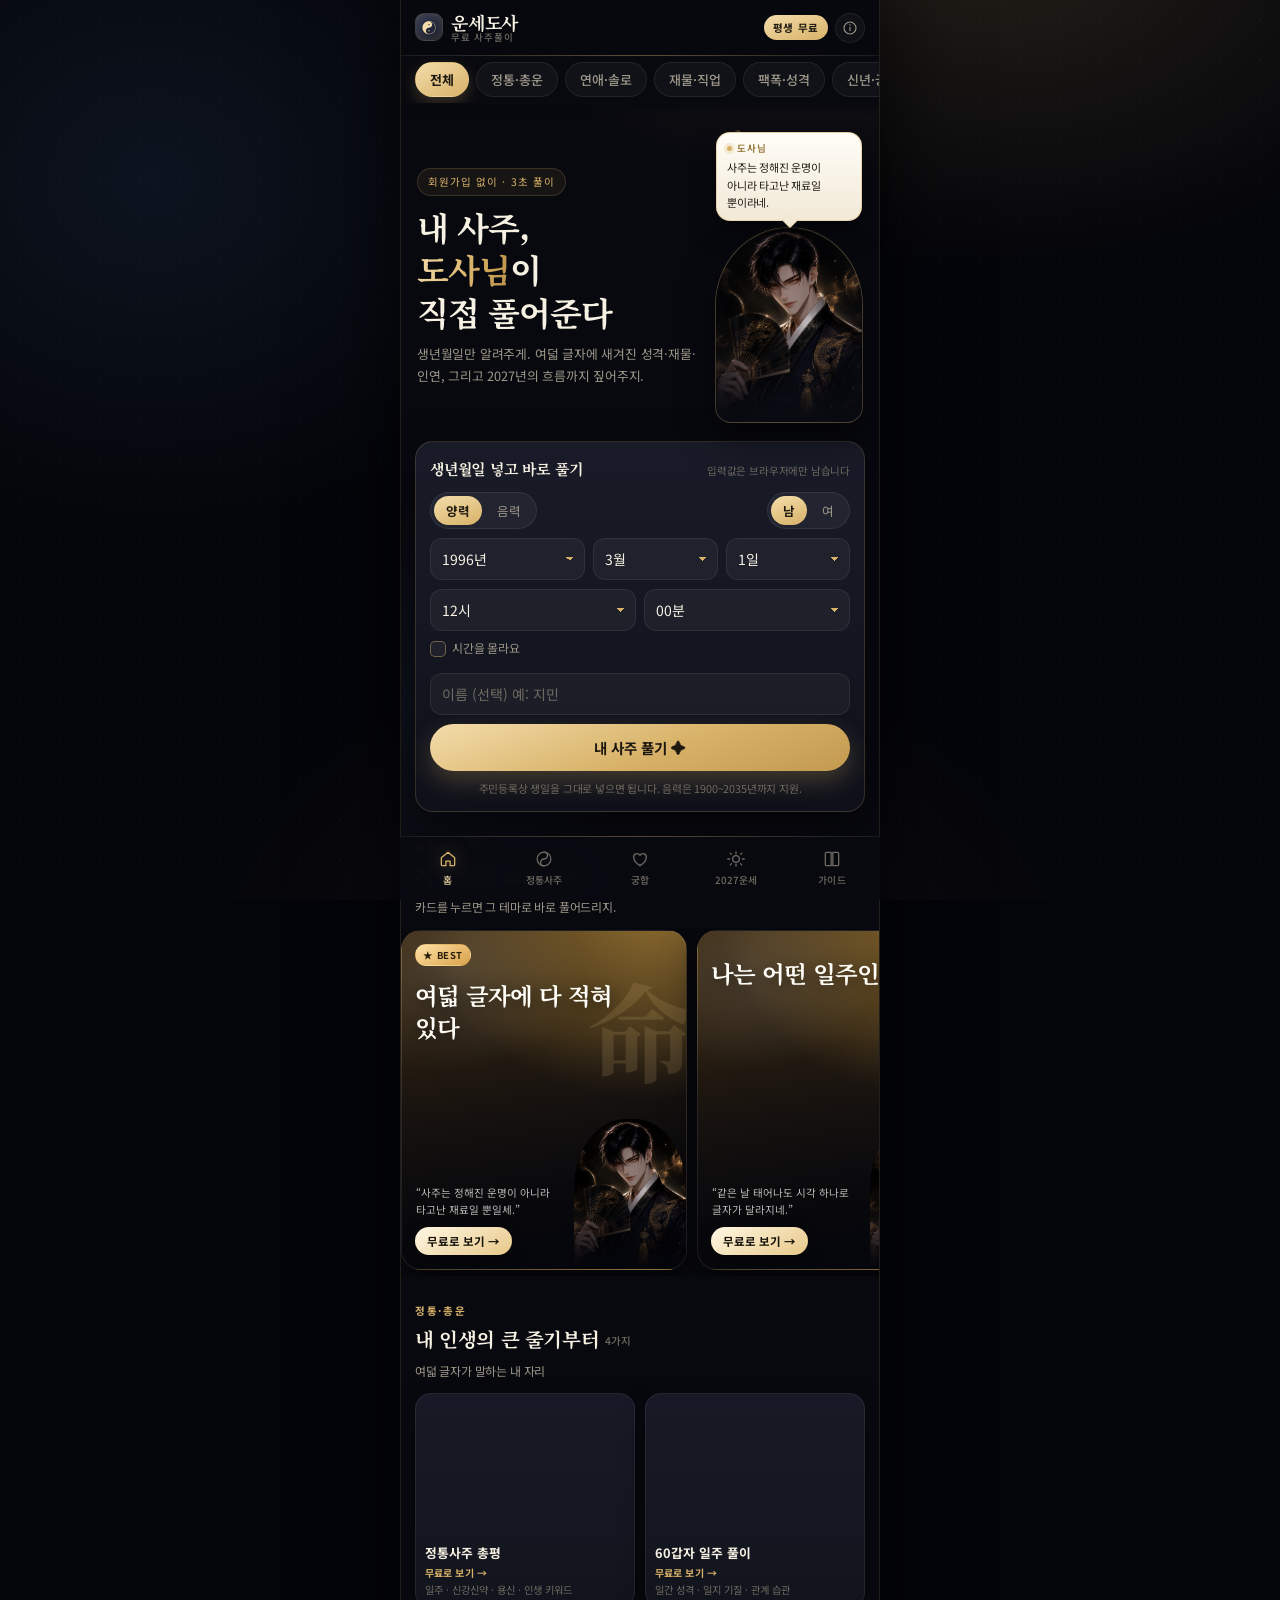
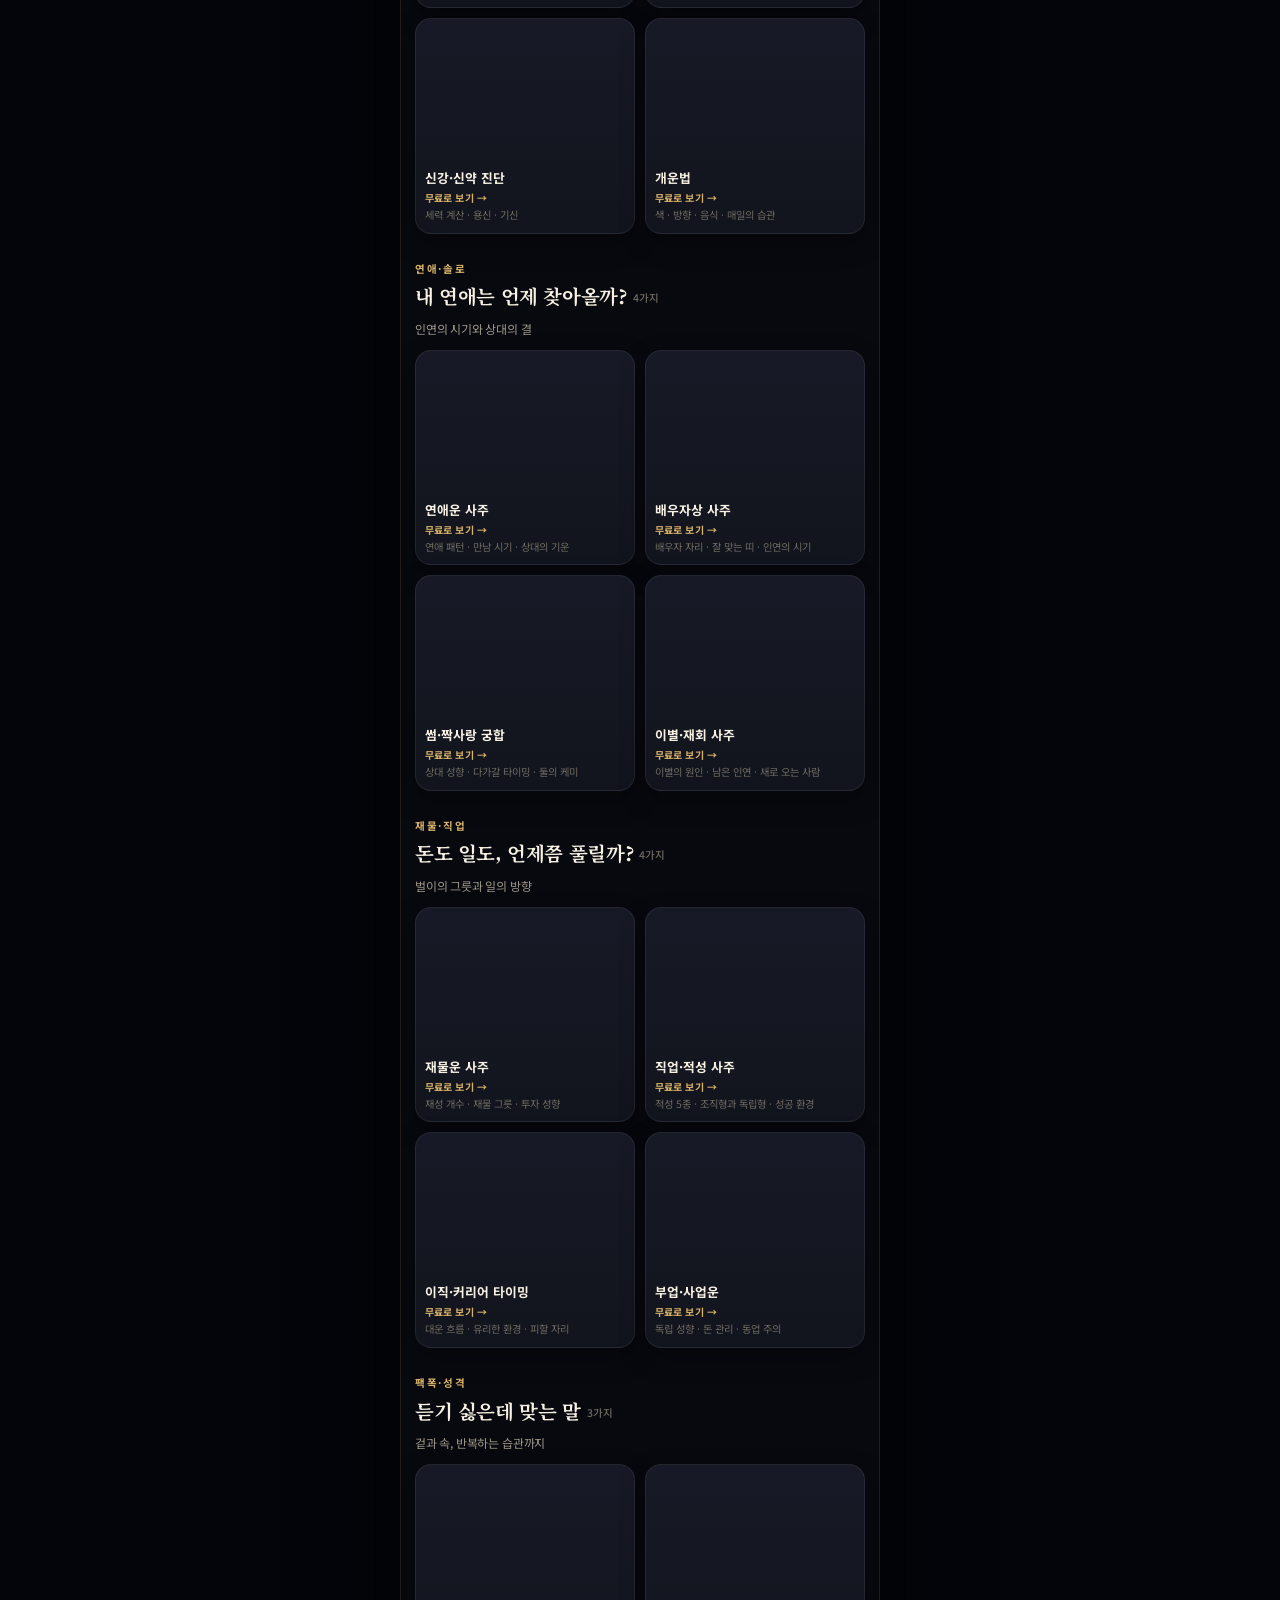
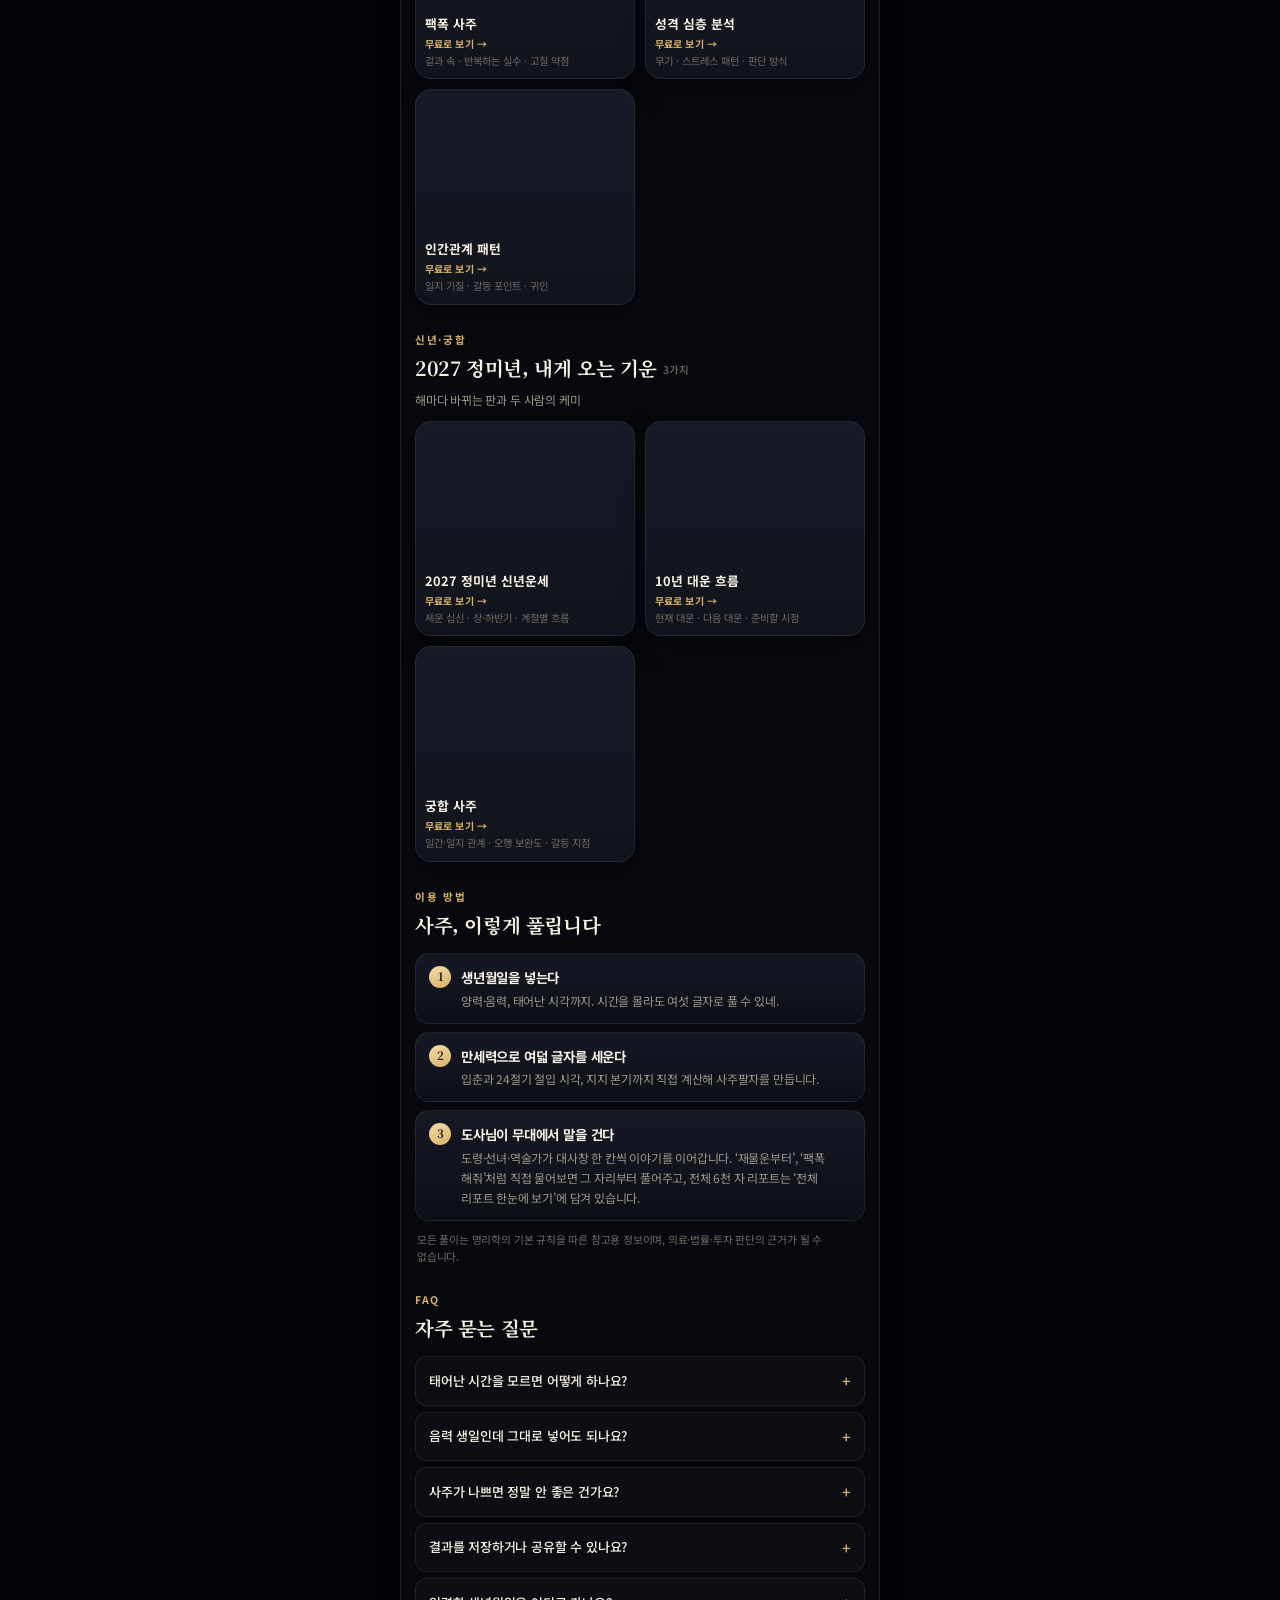
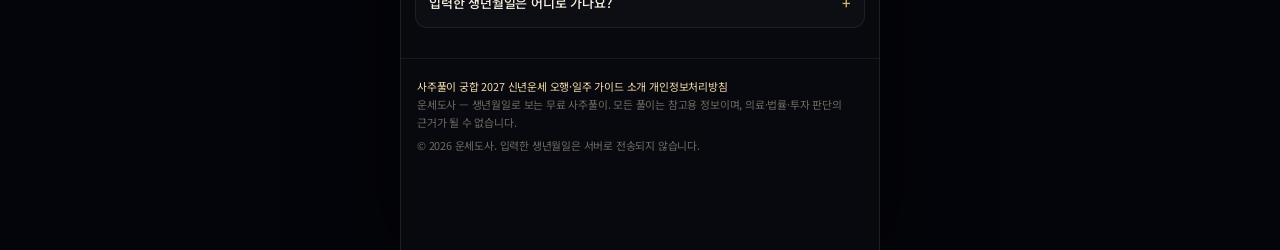
<file: index.html>
<!DOCTYPE html>
<html lang="ko">
<head>
<meta charset="utf-8">
<meta name="viewport" content="width=device-width, initial-scale=1, viewport-fit=cover">
<title>무료 사주풀이 | 생년월일로 보는 사주팔자·오행·2027 신년운세 — 운세도사</title>
<meta name="description" content="생년월일과 태어난 시간만 넣으면 사주팔자(년주·월주·일주·시주)와 오행 비율, 일간 성격, 재물운·직업운, 2027 정미년 신년운세를 도사님이 말풍선으로 풀어드립니다. 회원가입·결제 없이 무료.">
<meta name="keywords" content="무료 사주풀이, 사주팔자, 사주 보는 법, 오행, 2027 신년운세, 정미년, 일주, 만세력, 연애운, 재물운, 팩폭사주">
<meta name="author" content="운세도사">
<meta property="og:type" content="website">
<meta property="og:title" content="무료 사주풀이 — 운세도사">
<meta property="og:description" content="생년월일 하나로 사주팔자·오행·2027 신년운세까지. 도사님이 직접 풀어주는 무료 사주풀이.">
<meta property="og:image" content="https://hanibori.github.io/og.png?v=2">
<meta property="og:image:width" content="1200">
<meta property="og:image:height" content="630">
<meta name="twitter:card" content="summary_large_image">
<meta name="theme-color" content="#08090f">
<link rel="icon" href="favicon.png?v=3" type="image/png">
<link rel="apple-touch-icon" href="apple-touch-icon.png?v=3">
<link rel="preconnect" href="https://fonts.googleapis.com">
<link rel="preconnect" href="https://fonts.gstatic.com" crossorigin>
<link href="https://fonts.googleapis.com/css2?family=Noto+Sans+KR:wght@400;500;700&family=Noto+Serif+KR:wght@400;600;700&display=swap" rel="stylesheet">
<link rel="stylesheet" href="css/style.css?v=4">
<!-- Google AdSense (자동 광고) -->
<script async src="https://pagead2.googlesyndication.com/pagead/js/adsbygoogle.js?client=ca-pub-3523393668102318" crossorigin="anonymous"></script>
<!-- Google Analytics 4 (gtag.js) -->
<script async src="https://www.googletagmanager.com/gtag/js?id=G-Q6RLLX0X1D"></script>
<script>
  window.dataLayer = window.dataLayer || [];
  function gtag(){dataLayer.push(arguments);}
  gtag('js', new Date());
  gtag('config', 'G-Q6RLLX0X1D');
</script>
<script type="application/ld+json">
{
  "@context": "https://schema.org",
  "@type": "WebApplication",
  "name": "운세도사 — 무료 사주풀이",
  "applicationCategory": "LifestyleApplication",
  "operatingSystem": "All",
  "offers": { "@type": "Offer", "price": "0", "priceCurrency": "KRW" },
  "description": "생년월일과 태어난 시간으로 사주팔자, 오행 비율, 일간 성격, 재물운·직업운, 2027 신년운세를 계산해 알려주는 무료 사주풀이 웹앱."
}
</script>
</head>
<body data-page="index">
<div class="app">

  <header class="appbar">
    <a class="brand" href="index.html">
      <span class="brand-mark">☯</span>
      <span class="brand-txt">운세도사<small>무료 사주풀이</small></span>
    </a>
    <div class="appbar-right">
      <span class="free-pill">평생 무료</span>
      <a class="icon-btn" href="about.html" aria-label="운세도사 소개">
        <svg viewBox="0 0 24 24" aria-hidden="true"><circle cx="12" cy="12" r="9"/><path d="M12 10.5v6"/><circle cx="12" cy="7.6" r="1.1" fill="currentColor" stroke="none"/></svg>
      </a>
    </div>
  </header>

  <div class="chipbar" id="chipbar">
    <div class="chips-row" id="chip-row" role="tablist" aria-label="사주 카테고리"></div>
  </div>

  <main class="app-main">

    <!-- ===== 히어로 ===== -->
    <section class="hero">
      <div class="hero-copy">
        <span class="eyebrow">회원가입 없이 · 3초 풀이</span>
        <h1>내 사주,<br><span class="gold">도사님</span>이<br>직접 풀어준다</h1>
        <p class="lead">생년월일만 알려주게. 여덟 글자에 새겨진 성격·재물·인연, 그리고 2027년의 흐름까지 짚어주지.</p>
      </div>
      <div class="hero-stage">
        <canvas class="hero-fx" data-fx="ember" data-fx-count="12" data-fx-scale="0.8" aria-hidden="true"></canvas>
        <div class="bubble hero-bubble">
          <div class="who"><i></i>도사님</div>
          <div id="hero-bubble-text">어서 오게. 생일만 알려주면 여덟 글자를 풀어주지.</div>
        </div>
        <span class="char-frame hero-char"><img class="char-img" src="assets/char-doryeong.webp?v=2" alt="부채를 든 꽃미남 도령 캐릭터" width="260" height="330" decoding="async"></span>
      </div>
    </section>

    <!-- ===== 입력 ===== -->
    <section id="form-section" class="quick">
      <form id="saju-form" autocomplete="off">
        <div class="quick-head">
          <span class="qh-title">생년월일 넣고 바로 풀기</span>
          <span class="qh-sub" id="form-hint">입력값은 브라우저에만 남습니다</span>
        </div>

        <div class="qf-row qf-top">
          <div class="seg" id="cal-seg">
            <button type="button" data-cal="solar" class="on">양력</button>
            <button type="button" data-cal="lunar">음력</button>
          </div>
          <label class="check check-sm" id="leap-wrap" hidden>
            <input type="checkbox" id="leap"> 윤달
          </label>
          <div class="seg" id="gender-seg">
            <button type="button" data-g="m" class="on">남</button>
            <button type="button" data-g="f">여</button>
          </div>
        </div>

        <div class="qf-row">
          <div class="grid-3">
            <select id="year" aria-label="출생 연도"></select>
            <select id="month" aria-label="출생 월"></select>
            <select id="day" aria-label="출생 일"></select>
          </div>
        </div>

        <div class="qf-row">
          <div class="grid-2">
            <select id="hour" aria-label="출생 시"></select>
            <select id="minute" aria-label="출생 분"></select>
          </div>
          <label class="check check-sm qf-notime">
            <input type="checkbox" id="no-time"> 시간을 몰라요
          </label>
        </div>

        <div class="qf-row">
          <input type="text" id="name" maxlength="12" placeholder="이름 (선택) 예: 지민">
        </div>

        <button class="btn btn-primary btn-block" type="submit">내 사주 풀기 ✦</button>
        <p class="quick-note" id="cal-hint">주민등록상 생일을 그대로 넣으면 됩니다. 음력은 1900~2035년까지 지원.</p>
      </form>
    </section>

    <!-- ===== 결과 ===== -->
    <section id="result" aria-live="polite">
      <div id="result-body"></div>
    </section>

    <!-- ===== 추천 테마 (가로 스크롤) ===== -->
    <section class="feed-sec" id="featured-section">
      <div class="sec-head">
        <span class="sec-kicker">오늘의 인기</span>
        <h2>지금 많이 보는 사주</h2>
        <p>카드를 누르면 그 테마로 바로 풀어드리지.</p>
      </div>
      <div class="feat-track" id="featured-track"></div>
    </section>

    <!-- ===== 카테고리별 테마 피드 ===== -->
    <div id="feed" class="feed">
      <!-- js/themes.js + js/ui.js 가 렌더 -->
    </div>

    <!-- 애드센스 인피드 광고 슬롯: 승인 후 실제 광고 단위 코드(슬롯 ID 포함)를 이 자리에 넣습니다.
         자동 광고 스크립트는 <head>에 이미 삽입되어 있어, 승인되면 이 자리를 비워 두어도 자동으로 채워집니다. -->

    <!-- ===== 이용 방법 ===== -->
    <section class="feed-sec howto">
      <div class="sec-head">
        <span class="sec-kicker">이용 방법</span>
        <h2>사주, 이렇게 풀립니다</h2>
      </div>
      <ol class="steps">
        <li>
          <span class="step-no">1</span>
          <div><b>생년월일을 넣는다</b><p>양력·음력, 태어난 시각까지. 시간을 몰라도 여섯 글자로 풀 수 있네.</p></div>
        </li>
        <li>
          <span class="step-no">2</span>
          <div><b>만세력으로 여덟 글자를 세운다</b><p>입춘과 24절기 절입 시각, 지지 본기까지 직접 계산해 사주팔자를 만듭니다.</p></div>
        </li>
        <li>
          <span class="step-no">3</span>
          <div><b>도사님이 무대에서 말을 건다</b><p>도령·선녀·역술가가 대사창 한 칸씩 이야기를 이어갑니다. ‘재물운부터’, ‘팩폭 해줘’처럼 직접 물어보면 그 자리부터 풀어주고, 전체 6천 자 리포트는 ‘전체 리포트 한눈에 보기’에 담겨 있습니다.</p></div>
        </li>
      </ol>
      <p class="howto-note">모든 풀이는 명리학의 기본 규칙을 따른 참고용 정보이며, 의료·법률·투자 판단의 근거가 될 수 없습니다.</p>
    </section>

    <!-- ===== FAQ ===== -->
    <section class="feed-sec">
      <div class="sec-head">
        <span class="sec-kicker">FAQ</span>
        <h2>자주 묻는 질문</h2>
      </div>
      <div class="faq">
        <details>
          <summary>태어난 시간을 모르면 어떻게 하나요?</summary>
          <p>‘시간을 몰라요’를 체크하면 시주를 빼고 여섯 글자로 풀이합니다. 시주는 말년운과 자녀운에 주로 쓰이기 때문에 성격·재물·직업운은 시간 없이도 충분히 볼 수 있습니다.</p>
        </details>
        <details>
          <summary>음력 생일인데 그대로 넣어도 되나요?</summary>
          <p>달력에서 ‘음력’을 고르고 생일을 넣으면 됩니다. 윤달이 있는 해에 태어났다면 윤달 여부도 함께 체크해 주세요. 1900~2035년 음력을 지원합니다.</p>
        </details>
        <details>
          <summary>사주가 나쁘면 정말 안 좋은 건가요?</summary>
          <p>사주는 정해진 운명이 아니라 타고난 재료입니다. 같은 재료도 어떻게 쓰느냐에 따라 결과가 달라지고, 무엇을 강점으로 삼을지 아는 것이 사주를 보는 이유입니다.</p>
        </details>
        <details>
          <summary>결과를 저장하거나 공유할 수 있나요?</summary>
          <p>결과 화면의 ‘결과 카드 저장’을 누르면 사주 카드가 이미지로 저장됩니다. ‘친구한테 공유하기’를 누르면 카톡·메시지 공유창에서 바로 보낼 수 있고, 공유창이 없는 브라우저에서는 문구가 복사되니 카톡에 붙여넣으면 됩니다. ‘링크 복사’는 주소만 복사합니다.</p>
        </details>
        <details>
          <summary>입력한 생년월일은 어디로 가나요?</summary>
          <p>서버로 전송되지 않습니다. 모든 계산은 브라우저 안에서 이뤄지고, 마지막 입력값만 이 브라우저의 저장소(localStorage)에 남아 다음 테마를 원클릭으로 열어줍니다.</p>
        </details>
      </div>
    </section>

  </main>

  <footer class="app-foot">
    <div class="foot-links">
      <a href="index.html">사주풀이</a>
      <a href="compatibility.html">궁합</a>
      <a href="newyear-2027.html">2027 신년운세</a>
      <a href="guide.html">오행·일주 가이드</a>
      <a href="about.html">소개</a>
      <a href="privacy.html">개인정보처리방침</a>
    </div>
    <p>운세도사 — 생년월일로 보는 무료 사주풀이. 모든 풀이는 참고용 정보이며, 의료·법률·투자 판단의 근거가 될 수 없습니다.</p>
    <p>© 2026 운세도사. 입력한 생년월일은 서버로 전송되지 않습니다.</p>
  </footer>

  <nav class="tabbar" aria-label="하단 메뉴">
    <a href="index.html" data-tab="home" class="on">
      <svg viewBox="0 0 24 24" aria-hidden="true"><path d="M4 10.5 12 4l8 6.5V19a1 1 0 0 1-1 1h-4.5v-5.5h-5V20H5a1 1 0 0 1-1-1z"/></svg>
      <span>홈</span>
    </a>
    <a href="#feed" data-tab="saju">
      <svg viewBox="0 0 24 24" aria-hidden="true"><circle cx="12" cy="12" r="8.2"/><path d="M12 3.8a4.1 4.1 0 0 1 0 8.2 4.1 4.1 0 0 0 0 8.2"/></svg>
      <span>정통사주</span>
    </a>
    <a href="compatibility.html" data-tab="compat">
      <svg viewBox="0 0 24 24" aria-hidden="true"><path d="M12 20s-7.5-4.6-7.5-9.4A4.1 4.1 0 0 1 12 7.6a4.1 4.1 0 0 1 7.5 3C19.5 15.4 12 20 12 20z"/></svg>
      <span>궁합</span>
    </a>
    <a href="newyear-2027.html" data-tab="newyear">
      <svg viewBox="0 0 24 24" aria-hidden="true"><path d="M12 3.6v2.2M12 18.2v2.2M4.3 12H2.1M21.9 12h-2.2M6.5 6.5 5 5M19 19l-1.5-1.5M17.5 6.5 19 5M5 19l1.5-1.5"/><circle cx="12" cy="12" r="4"/></svg>
      <span>2027운세</span>
    </a>
    <a href="guide.html" data-tab="guide">
      <svg viewBox="0 0 24 24" aria-hidden="true"><path d="M4 5.5A1.5 1.5 0 0 1 5.5 4H11v16H5.5A1.5 1.5 0 0 1 4 18.5zM20 5.5A1.5 1.5 0 0 0 18.5 4H13v16h5.5A1.5 1.5 0 0 0 20 18.5z"/></svg>
      <span>가이드</span>
    </a>
  </nav>
</div>

<script src="js/lunar-data.js?v=4"></script>
<script src="js/saju.js?v=4"></script>
<script src="js/fortune.js?v=5"></script>
<script src="js/themes.js?v=5"></script>
<script src="js/fx.js?v=4"></script>
<script src="js/story.js?v=5"></script>
<script src="js/ui.js?v=4"></script>
</body>
</html>
</file>
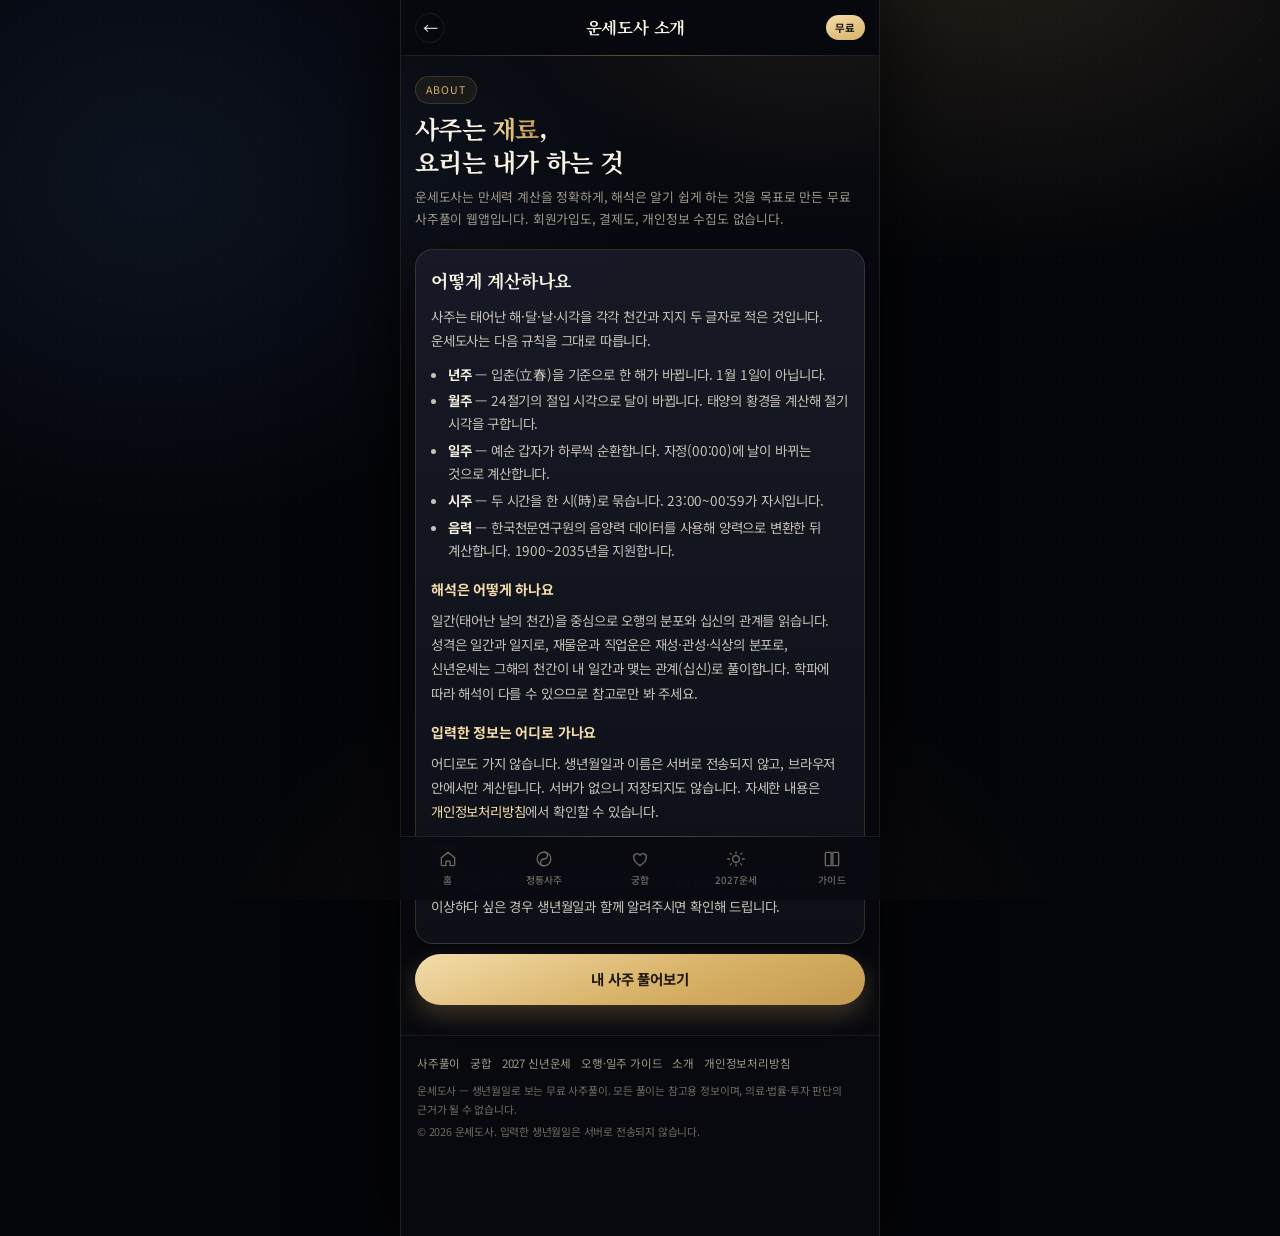
<file: about.html>
<!DOCTYPE html>
<html lang="ko">
<head>
<meta charset="utf-8">
<meta name="viewport" content="width=device-width, initial-scale=1, viewport-fit=cover">
<title>소개 | 운세도사 — 만든 이유와 계산 방식</title>
<meta name="description" content="운세도사는 회원가입 없이 생년월일만으로 사주팔자·오행·궁합·2027 신년운세를 보는 무료 사주풀이 웹앱입니다. 계산 방식과 운영 원칙을 안내합니다.">
<meta name="theme-color" content="#08090f">
<link rel="icon" href="favicon.png?v=3" type="image/png">
<link rel="apple-touch-icon" href="apple-touch-icon.png?v=3">
<link rel="preconnect" href="https://fonts.googleapis.com">
<link rel="preconnect" href="https://fonts.gstatic.com" crossorigin>
<link href="https://fonts.googleapis.com/css2?family=Noto+Sans+KR:wght@400;500;700&family=Noto+Serif+KR:wght@400;600;700&display=swap" rel="stylesheet">
<link rel="stylesheet" href="css/style.css?v=4">
<!-- Google AdSense (자동 광고) -->
<script async src="https://pagead2.googlesyndication.com/pagead/js/adsbygoogle.js?client=ca-pub-3523393668102318" crossorigin="anonymous"></script>
<!-- Google Analytics 4 (gtag.js) -->
<script async src="https://www.googletagmanager.com/gtag/js?id=G-Q6RLLX0X1D"></script>
<script>
  window.dataLayer = window.dataLayer || [];
  function gtag(){dataLayer.push(arguments);}
  gtag('js', new Date());
  gtag('config', 'G-Q6RLLX0X1D');
</script>
</head>
<body data-page="about">
<div class="app">

  <header class="appbar">
    <a class="appbar-back" href="index.html" aria-label="홈으로">←</a>
    <span class="appbar-title">운세도사 소개</span>
    <span class="free-pill">무료</span>
  </header>

  <main class="app-main">

    <section class="page-head">
      <span class="eyebrow">ABOUT</span>
      <h1>사주는 <span class="gold">재료</span>,<br>요리는 내가 하는 것</h1>
      <p>운세도사는 만세력 계산을 정확하게, 해석은 알기 쉽게 하는 것을 목표로 만든 무료 사주풀이 웹앱입니다. 회원가입도, 결제도, 개인정보 수집도 없습니다.</p>
    </section>

    <section class="page-sec">
      <div class="card prose">
        <h2 style="margin-top:0">어떻게 계산하나요</h2>
        <p>사주는 태어난 해·달·날·시각을 각각 천간과 지지 두 글자로 적은 것입니다. 운세도사는 다음 규칙을 그대로 따릅니다.</p>
        <ul>
          <li><strong>년주</strong> — 입춘(立春)을 기준으로 한 해가 바뀝니다. 1월 1일이 아닙니다.</li>
          <li><strong>월주</strong> — 24절기의 절입 시각으로 달이 바뀝니다. 태양의 황경을 계산해 절기 시각을 구합니다.</li>
          <li><strong>일주</strong> — 예순 갑자가 하루씩 순환합니다. 자정(00:00)에 날이 바뀌는 것으로 계산합니다.</li>
          <li><strong>시주</strong> — 두 시간을 한 시(時)로 묶습니다. 23:00~00:59가 자시입니다.</li>
          <li><strong>음력</strong> — 한국천문연구원의 음양력 데이터를 사용해 양력으로 변환한 뒤 계산합니다. 1900~2035년을 지원합니다.</li>
        </ul>
        <h3>해석은 어떻게 하나요</h3>
        <p>일간(태어난 날의 천간)을 중심으로 오행의 분포와 십신의 관계를 읽습니다. 성격은 일간과 일지로, 재물운과 직업운은 재성·관성·식상의 분포로, 신년운세는 그해의 천간이 내 일간과 맺는 관계(십신)로 풀이합니다. 학파에 따라 해석이 다를 수 있으므로 참고로만 봐 주세요.</p>
        <h3>입력한 정보는 어디로 가나요</h3>
        <p>어디로도 가지 않습니다. 생년월일과 이름은 서버로 전송되지 않고, 브라우저 안에서만 계산됩니다. 서버가 없으니 저장되지도 않습니다. 자세한 내용은 <a href="privacy.html">개인정보처리방침</a>에서 확인할 수 있습니다.</p>
        <h3>문의</h3>
        <p>오류를 발견하셨거나 다루었으면 하는 주제가 있다면 알려주세요. 계산이 이상하다 싶은 경우 생년월일과 함께 알려주시면 확인해 드립니다.</p>
      </div>
      <a class="btn btn-primary btn-block" href="index.html" style="margin-top:10px">내 사주 풀어보기</a>
    </section>

  </main>

  <footer class="app-foot">
    <div class="ft-links">
      <a href="index.html">사주풀이</a>
      <a href="compatibility.html">궁합</a>
      <a href="newyear-2027.html">2027 신년운세</a>
      <a href="guide.html">오행·일주 가이드</a>
      <a href="about.html">소개</a>
      <a href="privacy.html">개인정보처리방침</a>
    </div>
    <p>운세도사 — 생년월일로 보는 무료 사주풀이. 모든 풀이는 참고용 정보이며, 의료·법률·투자 판단의 근거가 될 수 없습니다.</p>
    <p>© 2026 운세도사. 입력한 생년월일은 서버로 전송되지 않습니다.</p>
  </footer>

  <nav class="tabbar" aria-label="하단 메뉴">
    <a href="index.html" data-tab="home">
      <svg viewBox="0 0 24 24" aria-hidden="true"><path d="M4 10.5 12 4l8 6.5V19a1 1 0 0 1-1 1h-4.5v-5.5h-5V20H5a1 1 0 0 1-1-1z"/></svg>
      <span>홈</span>
    </a>
    <a href="index.html#feed" data-tab="saju">
      <svg viewBox="0 0 24 24" aria-hidden="true"><circle cx="12" cy="12" r="8.2"/><path d="M12 3.8a4.1 4.1 0 0 1 0 8.2 4.1 4.1 0 0 0 0 8.2"/></svg>
      <span>정통사주</span>
    </a>
    <a href="compatibility.html" data-tab="compat">
      <svg viewBox="0 0 24 24" aria-hidden="true"><path d="M12 20s-7.5-4.6-7.5-9.4A4.1 4.1 0 0 1 12 7.6a4.1 4.1 0 0 1 7.5 3C19.5 15.4 12 20 12 20z"/></svg>
      <span>궁합</span>
    </a>
    <a href="newyear-2027.html" data-tab="newyear">
      <svg viewBox="0 0 24 24" aria-hidden="true"><path d="M12 3.6v2.2M12 18.2v2.2M4.3 12H2.1M21.9 12h-2.2M6.5 6.5 5 5M19 19l-1.5-1.5M17.5 6.5 19 5M5 19l1.5-1.5"/><circle cx="12" cy="12" r="4"/></svg>
      <span>2027운세</span>
    </a>
    <a href="guide.html" data-tab="guide">
      <svg viewBox="0 0 24 24" aria-hidden="true"><path d="M4 5.5A1.5 1.5 0 0 1 5.5 4H11v16H5.5A1.5 1.5 0 0 1 4 18.5zM20 5.5A1.5 1.5 0 0 0 18.5 4H13v16h5.5A1.5 1.5 0 0 0 20 18.5z"/></svg>
      <span>가이드</span>
    </a>
  </nav>
</div>

<script src="js/lunar-data.js?v=4"></script>
<script src="js/saju.js?v=4"></script>
<script src="js/fortune.js?v=5"></script>
<script src="js/themes.js?v=5"></script>
<script src="js/ui.js?v=4"></script>
</body>
</html>
</file>
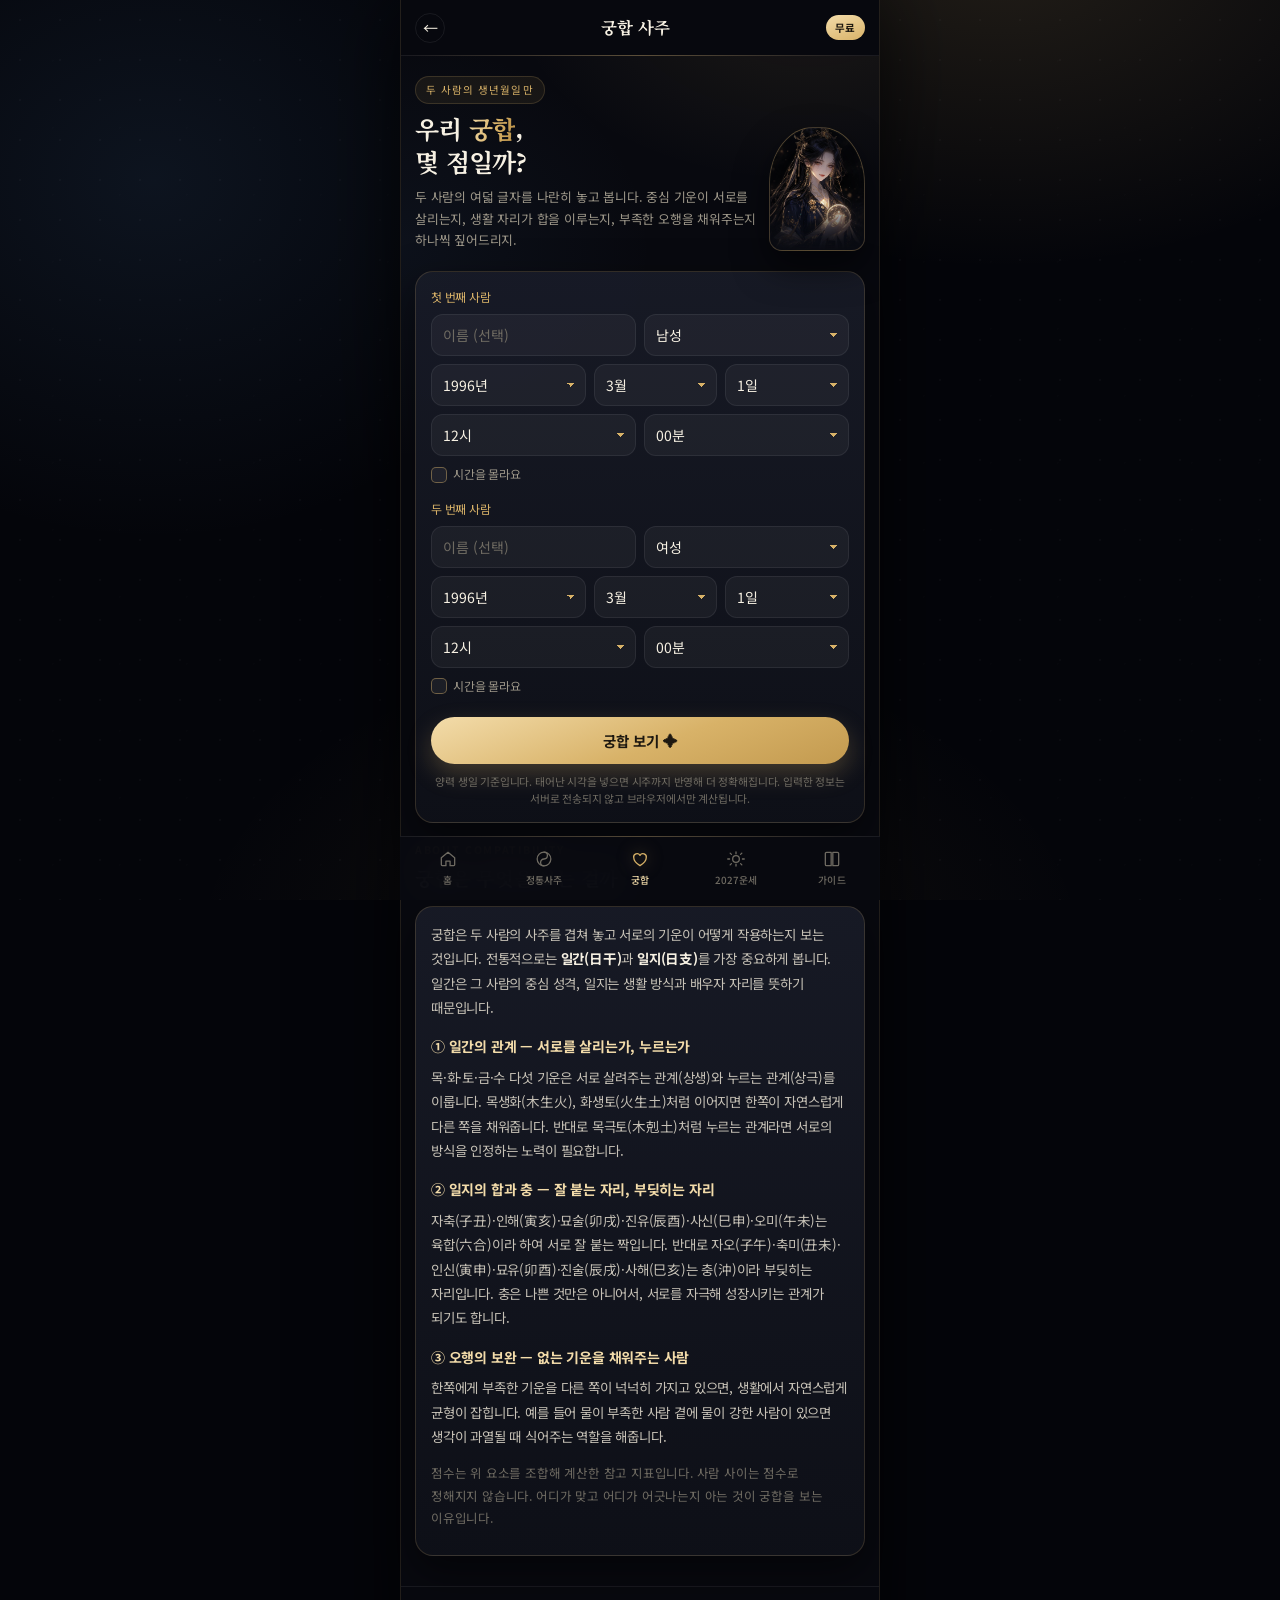
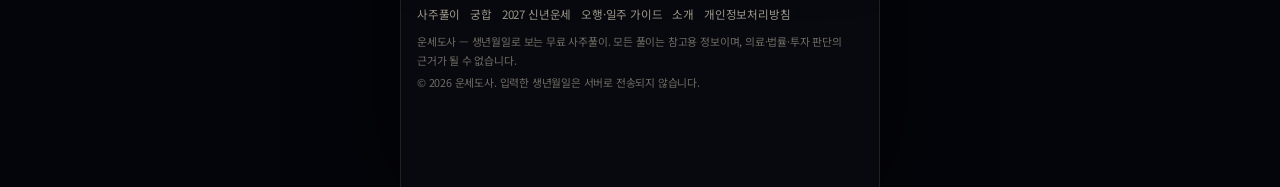
<file: compatibility.html>
<!DOCTYPE html>
<html lang="ko">
<head>
<meta charset="utf-8">
<meta name="viewport" content="width=device-width, initial-scale=1, viewport-fit=cover">
<title>무료 궁합 보기 | 생년월일로 보는 두 사람의 사주 궁합 — 운세도사</title>
<meta name="description" content="두 사람의 생년월일만 넣으면 일간·일지의 생극 관계와 오행 보완도로 궁합 점수와 연결고리를 풀어드립니다. 회원가입 없이 무료로 보는 사주 궁합.">
<meta property="og:title" content="무료 궁합 보기 — 운세도사">
<meta property="og:description" content="생년월일로 보는 두 사람의 사주 궁합. 잘 맞는 지점과 부딪히는 지점을 도사님이 짚어드립니다.">
<meta property="og:image" content="https://hanibori.github.io/og.png?v=2">
<meta property="og:image:width" content="1200">
<meta property="og:image:height" content="630">
<meta name="twitter:card" content="summary_large_image">
<meta name="theme-color" content="#08090f">
<link rel="icon" href="favicon.png?v=3" type="image/png">
<link rel="apple-touch-icon" href="apple-touch-icon.png?v=3">
<link rel="preconnect" href="https://fonts.googleapis.com">
<link rel="preconnect" href="https://fonts.gstatic.com" crossorigin>
<link href="https://fonts.googleapis.com/css2?family=Noto+Sans+KR:wght@400;500;700&family=Noto+Serif+KR:wght@400;600;700&display=swap" rel="stylesheet">
<link rel="stylesheet" href="css/style.css?v=4">
<!-- Google AdSense (자동 광고) -->
<script async src="https://pagead2.googlesyndication.com/pagead/js/adsbygoogle.js?client=ca-pub-3523393668102318" crossorigin="anonymous"></script>
<!-- Google Analytics 4 (gtag.js) -->
<script async src="https://www.googletagmanager.com/gtag/js?id=G-Q6RLLX0X1D"></script>
<script>
  window.dataLayer = window.dataLayer || [];
  function gtag(){dataLayer.push(arguments);}
  gtag('js', new Date());
  gtag('config', 'G-Q6RLLX0X1D');
</script>
</head>
<body data-page="compatibility">
<div class="app">

  <header class="appbar">
    <a class="appbar-back" href="index.html" aria-label="홈으로">←</a>
    <span class="appbar-title">궁합 사주</span>
    <span class="free-pill">무료</span>
  </header>

  <main class="app-main">

    <section class="page-head with-char">
      <div class="ph-copy">
        <span class="eyebrow">두 사람의 생년월일만</span>
        <h1>우리 <span class="gold">궁합</span>,<br>몇 점일까?</h1>
        <p>두 사람의 여덟 글자를 나란히 놓고 봅니다. 중심 기운이 서로를 살리는지, 생활 자리가 합을 이루는지, 부족한 오행을 채워주는지 하나씩 짚어드리지.</p>
      </div>
      <div class="ph-char"><span class="char-frame"><img class="char-img" src="assets/char-seonnyeo.webp?v=2" alt="궁합을 풀어주는 선녀 캐릭터" width="300" height="380" decoding="async"></span></div>
    </section>

    <section class="page-sec">
      <form id="compat-form" autocomplete="off" class="card">
        <p class="quick-note" id="compat-fill" hidden></p>
        <div class="qf-row">
          <span class="label" style="display:block;font-size:12px;color:var(--gold);margin-bottom:7px">첫 번째 사람</span>
          <div class="grid-2">
            <input type="text" id="a-name" maxlength="12" placeholder="이름 (선택)">
            <select id="a-gender" aria-label="첫 번째 사람 성별">
              <option value="m">남성</option>
              <option value="f">여성</option>
            </select>
          </div>
          <div class="grid-3" style="margin-top:8px">
            <select id="a-year" aria-label="첫 번째 사람 연도"></select>
            <select id="a-month" aria-label="첫 번째 사람 월"></select>
            <select id="a-day" aria-label="첫 번째 사람 일"></select>
          </div>
          <div class="grid-2" style="margin-top:8px">
            <select id="a-hour" aria-label="첫 번째 사람 태어난 시"></select>
            <select id="a-minute" aria-label="첫 번째 사람 태어난 분"></select>
          </div>
          <label class="check check-sm" style="margin-top:8px">
            <input type="checkbox" id="a-notime"> 시간을 몰라요
          </label>
        </div>

        <div class="qf-row">
          <span class="label" style="display:block;font-size:12px;color:var(--gold);margin-bottom:7px">두 번째 사람</span>
          <div class="grid-2">
            <input type="text" id="b-name" maxlength="12" placeholder="이름 (선택)">
            <select id="b-gender" aria-label="두 번째 사람 성별">
              <option value="f">여성</option>
              <option value="m">남성</option>
            </select>
          </div>
          <div class="grid-3" style="margin-top:8px">
            <select id="b-year" aria-label="두 번째 사람 연도"></select>
            <select id="b-month" aria-label="두 번째 사람 월"></select>
            <select id="b-day" aria-label="두 번째 사람 일"></select>
          </div>
          <div class="grid-2" style="margin-top:8px">
            <select id="b-hour" aria-label="두 번째 사람 태어난 시"></select>
            <select id="b-minute" aria-label="두 번째 사람 태어난 분"></select>
          </div>
          <label class="check check-sm" style="margin-top:8px">
            <input type="checkbox" id="b-notime"> 시간을 몰라요
          </label>
        </div>

        <button class="btn btn-primary btn-block" type="submit" style="margin-top:6px">궁합 보기 ✦</button>
        <p class="quick-note">양력 생일 기준입니다. 태어난 시각을 넣으면 시주까지 반영해 더 정확해집니다. 입력한 정보는 서버로 전송되지 않고 브라우저에서만 계산됩니다.</p>
      </form>
    </section>

    <section id="compat-result" class="page-sec" aria-live="polite"></section>

    <section class="page-sec">
      <div class="sec-head">
        <span class="sec-kicker">ABOUT COMPATIBILITY</span>
        <h2>궁합은 무엇을 보는 걸까</h2>
      </div>
      <div class="card prose">
        <p>궁합은 두 사람의 사주를 겹쳐 놓고 서로의 기운이 어떻게 작용하는지 보는 것입니다. 전통적으로는 <strong>일간(日干)</strong>과 <strong>일지(日支)</strong>를 가장 중요하게 봅니다. 일간은 그 사람의 중심 성격, 일지는 생활 방식과 배우자 자리를 뜻하기 때문입니다.</p>
        <h3>① 일간의 관계 — 서로를 살리는가, 누르는가</h3>
        <p>목·화·토·금·수 다섯 기운은 서로 살려주는 관계(상생)와 누르는 관계(상극)를 이룹니다. 목생화(木生火), 화생토(火生土)처럼 이어지면 한쪽이 자연스럽게 다른 쪽을 채워줍니다. 반대로 목극토(木剋土)처럼 누르는 관계라면 서로의 방식을 인정하는 노력이 필요합니다.</p>
        <h3>② 일지의 합과 충 — 잘 붙는 자리, 부딪히는 자리</h3>
        <p>자축(子丑)·인해(寅亥)·묘술(卯戌)·진유(辰酉)·사신(巳申)·오미(午未)는 육합(六合)이라 하여 서로 잘 붙는 짝입니다. 반대로 자오(子午)·축미(丑未)·인신(寅申)·묘유(卯酉)·진술(辰戌)·사해(巳亥)는 충(沖)이라 부딪히는 자리입니다. 충은 나쁜 것만은 아니어서, 서로를 자극해 성장시키는 관계가 되기도 합니다.</p>
        <h3>③ 오행의 보완 — 없는 기운을 채워주는 사람</h3>
        <p>한쪽에게 부족한 기운을 다른 쪽이 넉넉히 가지고 있으면, 생활에서 자연스럽게 균형이 잡힙니다. 예를 들어 물이 부족한 사람 곁에 물이 강한 사람이 있으면 생각이 과열될 때 식어주는 역할을 해줍니다.</p>
        <p style="color:var(--muted-2);font-size:12.5px;margin-top:14px">점수는 위 요소를 조합해 계산한 참고 지표입니다. 사람 사이는 점수로 정해지지 않습니다. 어디가 맞고 어디가 어긋나는지 아는 것이 궁합을 보는 이유입니다.</p>
      </div>
    </section>

  </main>

  <footer class="app-foot">
    <div class="ft-links">
      <a href="index.html">사주풀이</a>
      <a href="compatibility.html">궁합</a>
      <a href="newyear-2027.html">2027 신년운세</a>
      <a href="guide.html">오행·일주 가이드</a>
      <a href="about.html">소개</a>
      <a href="privacy.html">개인정보처리방침</a>
    </div>
    <p>운세도사 — 생년월일로 보는 무료 사주풀이. 모든 풀이는 참고용 정보이며, 의료·법률·투자 판단의 근거가 될 수 없습니다.</p>
    <p>© 2026 운세도사. 입력한 생년월일은 서버로 전송되지 않습니다.</p>
  </footer>

  <nav class="tabbar" aria-label="하단 메뉴">
    <a href="index.html" data-tab="home">
      <svg viewBox="0 0 24 24" aria-hidden="true"><path d="M4 10.5 12 4l8 6.5V19a1 1 0 0 1-1 1h-4.5v-5.5h-5V20H5a1 1 0 0 1-1-1z"/></svg>
      <span>홈</span>
    </a>
    <a href="index.html#feed" data-tab="saju">
      <svg viewBox="0 0 24 24" aria-hidden="true"><circle cx="12" cy="12" r="8.2"/><path d="M12 3.8a4.1 4.1 0 0 1 0 8.2 4.1 4.1 0 0 0 0 8.2"/></svg>
      <span>정통사주</span>
    </a>
    <a href="compatibility.html" data-tab="compat" class="on">
      <svg viewBox="0 0 24 24" aria-hidden="true"><path d="M12 20s-7.5-4.6-7.5-9.4A4.1 4.1 0 0 1 12 7.6a4.1 4.1 0 0 1 7.5 3C19.5 15.4 12 20 12 20z"/></svg>
      <span>궁합</span>
    </a>
    <a href="newyear-2027.html" data-tab="newyear">
      <svg viewBox="0 0 24 24" aria-hidden="true"><path d="M12 3.6v2.2M12 18.2v2.2M4.3 12H2.1M21.9 12h-2.2M6.5 6.5 5 5M19 19l-1.5-1.5M17.5 6.5 19 5M5 19l1.5-1.5"/><circle cx="12" cy="12" r="4"/></svg>
      <span>2027운세</span>
    </a>
    <a href="guide.html" data-tab="guide">
      <svg viewBox="0 0 24 24" aria-hidden="true"><path d="M4 5.5A1.5 1.5 0 0 1 5.5 4H11v16H5.5A1.5 1.5 0 0 1 4 18.5zM20 5.5A1.5 1.5 0 0 0 18.5 4H13v16h5.5A1.5 1.5 0 0 0 20 18.5z"/></svg>
      <span>가이드</span>
    </a>
  </nav>
</div>

<script src="js/lunar-data.js?v=4"></script>
<script src="js/saju.js?v=4"></script>
<script src="js/fortune.js?v=5"></script>
<script src="js/compat.js?v=4"></script>
<script src="js/themes.js?v=5"></script>
<script src="js/fx.js?v=4"></script>
<script src="js/story.js?v=5"></script>
<script src="js/ui.js?v=4"></script>
</body>
</html>
</file>
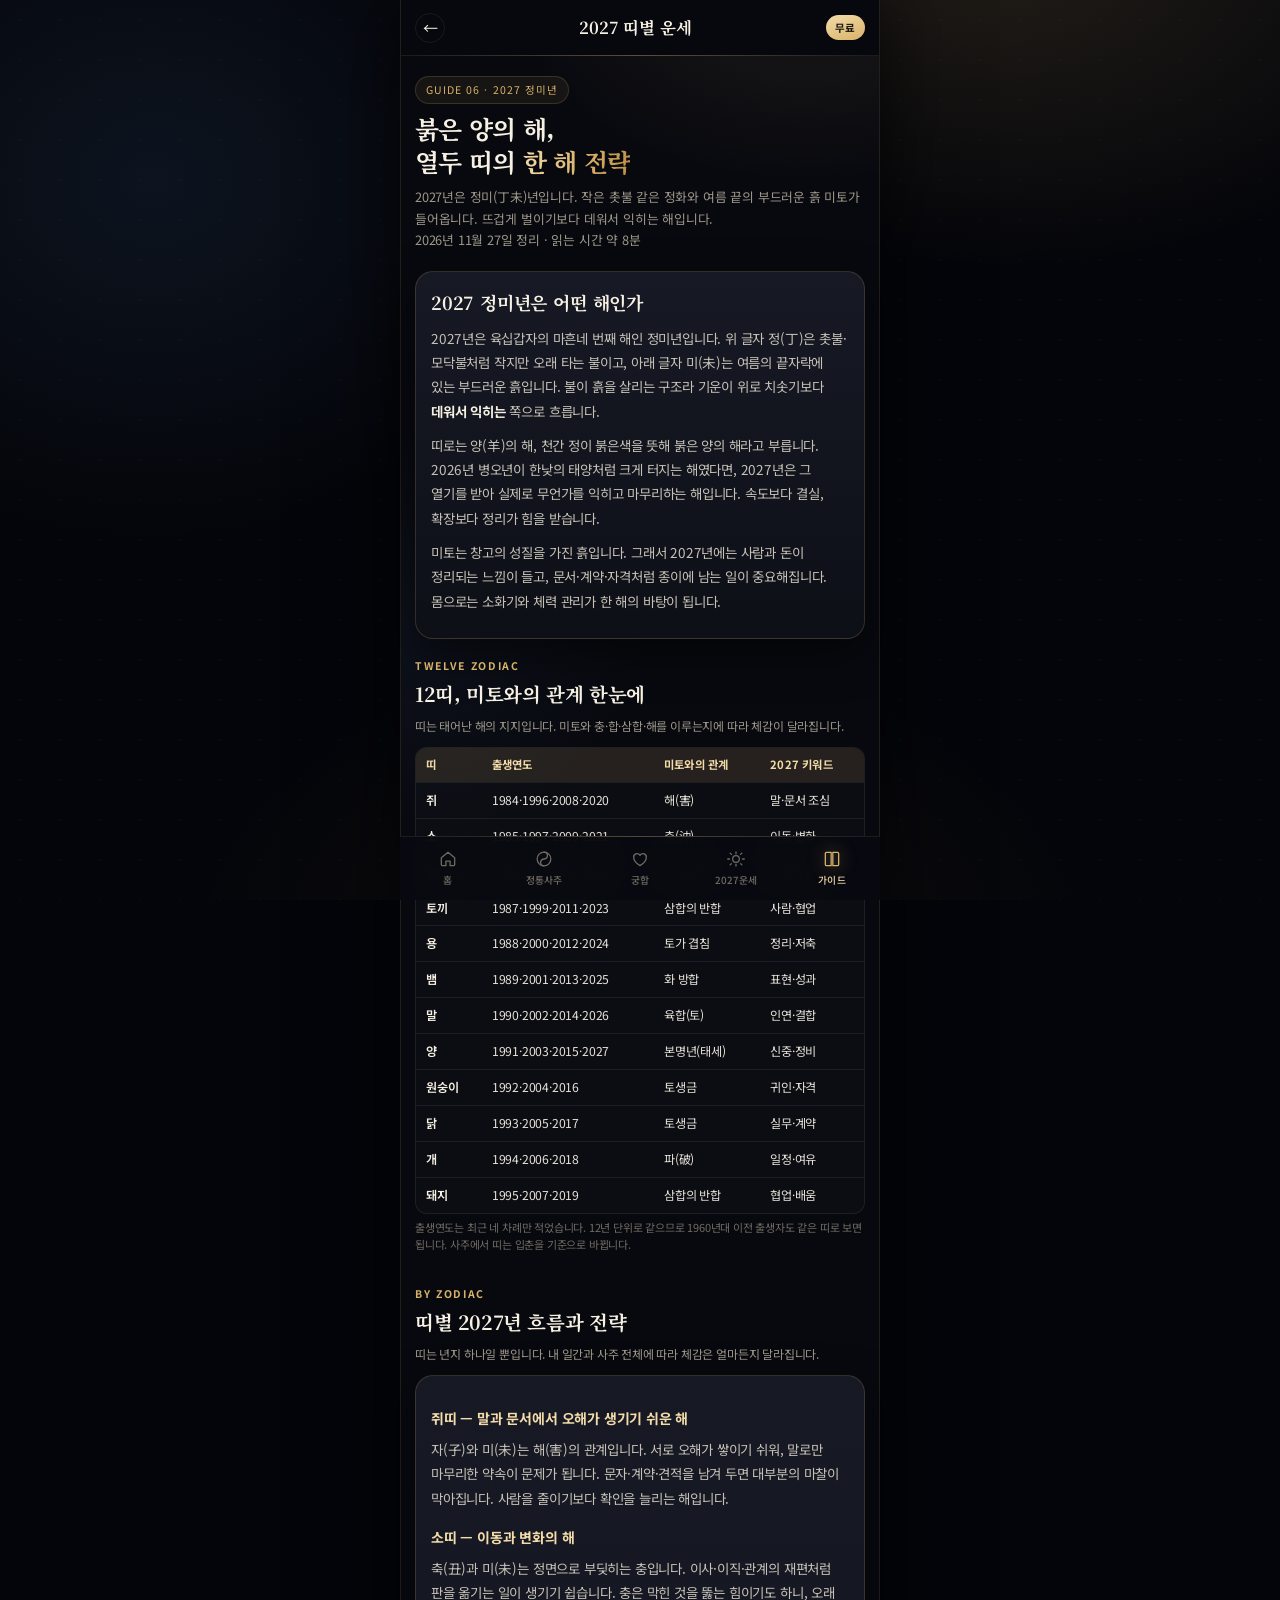
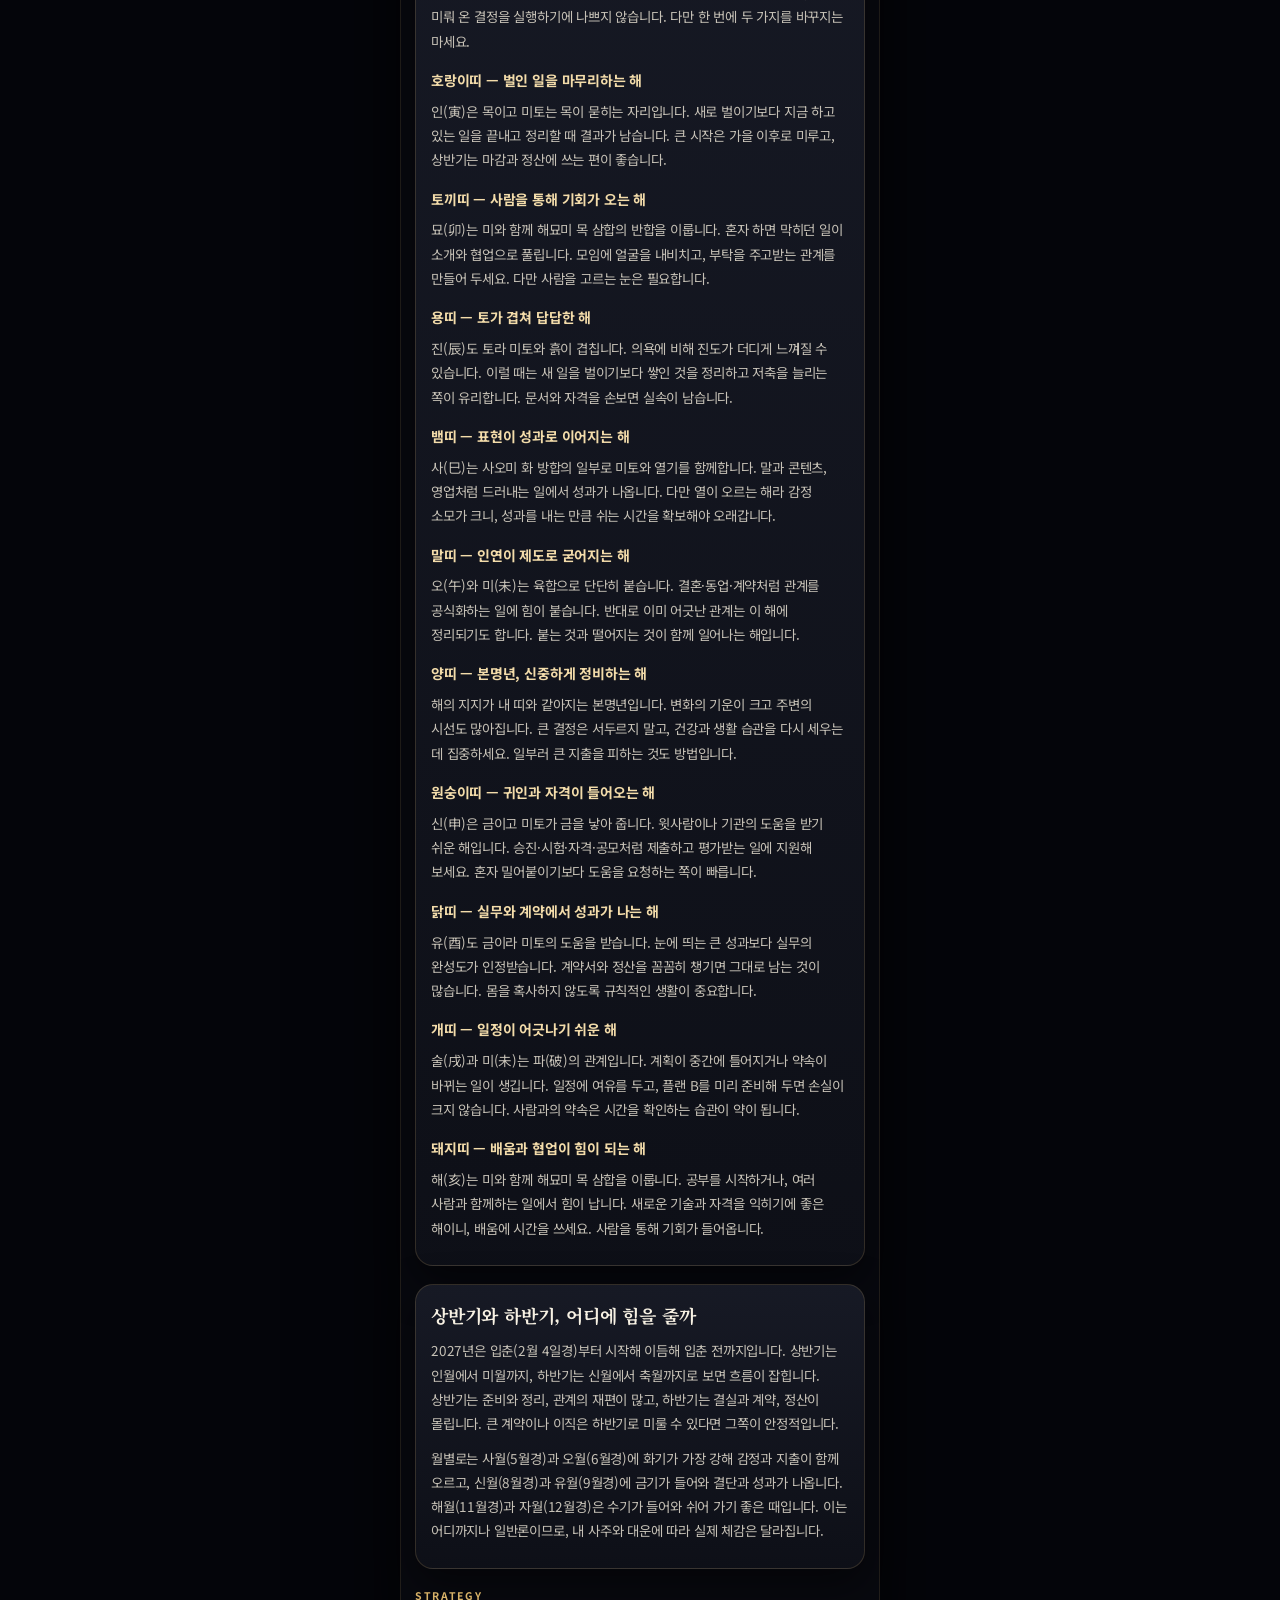
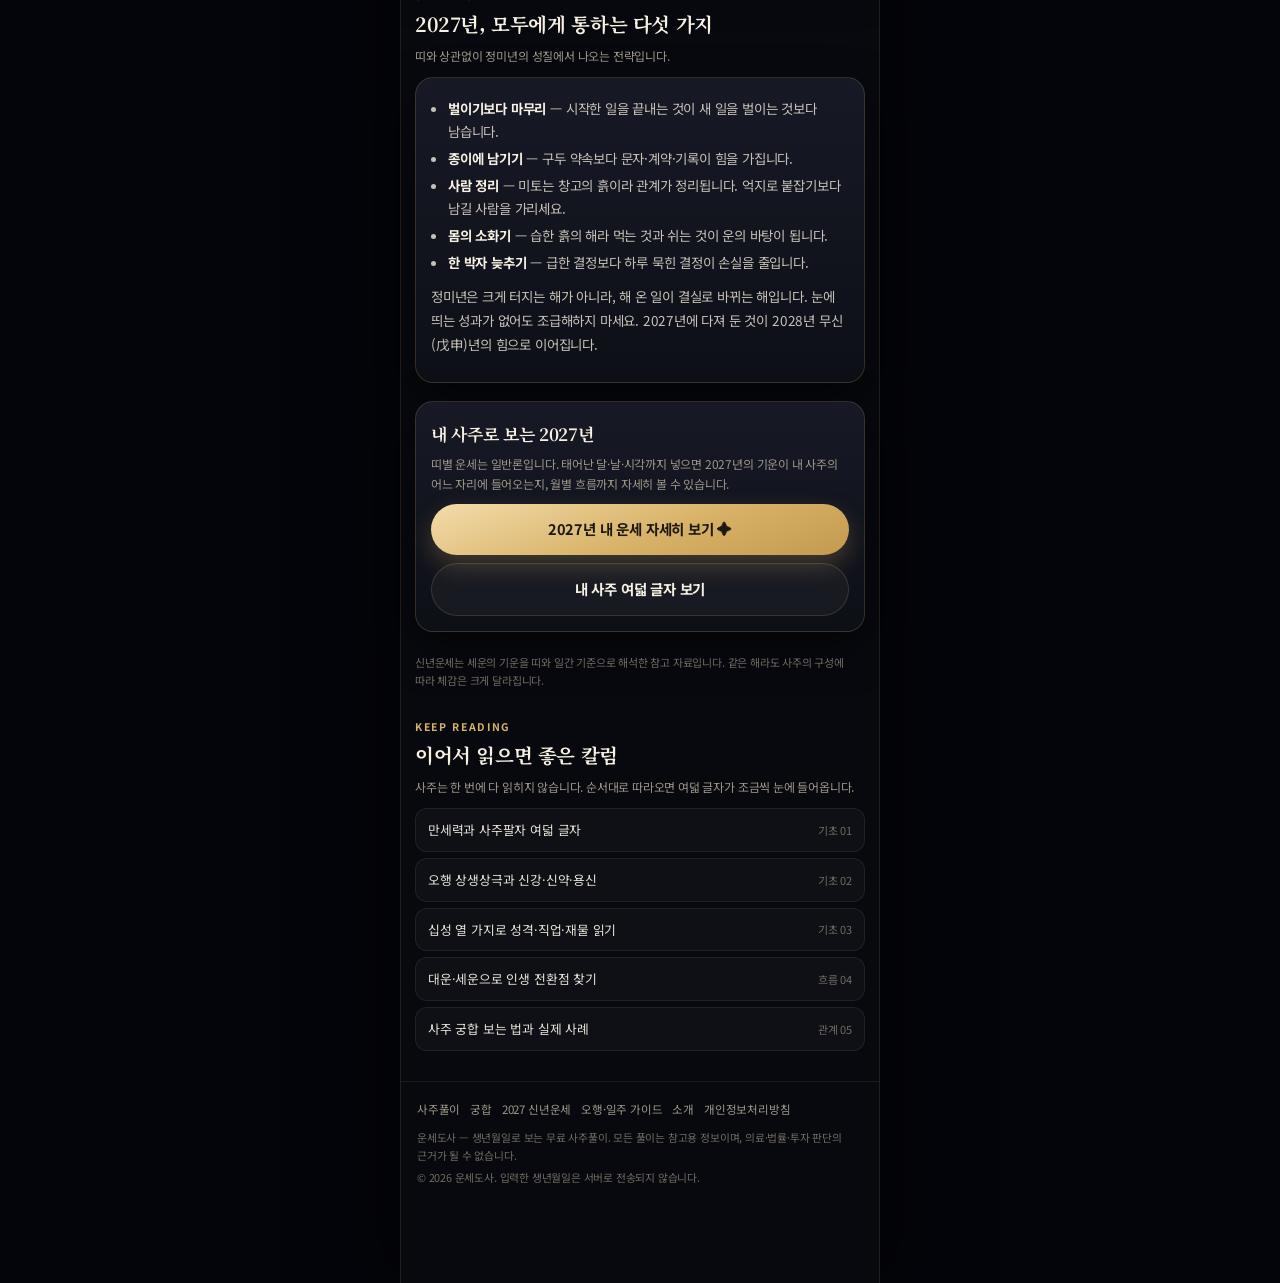
<file: guide-2027-zodiac.html>
<!DOCTYPE html>
<html lang="ko">
<head>
<meta charset="utf-8">
<meta name="viewport" content="width=device-width, initial-scale=1, viewport-fit=cover">
<title>2027 정미년 12띠별 신년운세 | 붉은 양의 해 핵심 요약과 한 해 전략 — 운세도사</title>
<meta name="description" content="2027년 정미년(丁未) 12띠별 신년운세를 한 장에 정리했습니다. 미토와 각 띠의 관계(충·합·삼합·해), 띠별 핵심 키워드와 한 해 전략, 상·하반기 흐름까지 표와 카드로 확인하세요.">
<meta name="keywords" content="2027 신년운세, 정미년, 2027 띠별 운세, 붉은 양의 해, 양띠, 12띠 운세, 2027년 운세">
<meta name="author" content="운세도사">
<meta name="robots" content="index,follow">
<link rel="canonical" href="https://hanibori.github.io/guide-2027-zodiac.html">
<meta property="og:type" content="article">
<meta property="og:title" content="2027 정미년 12띠별 신년운세 — 운세도사">
<meta property="og:description" content="붉은 양의 해, 2027년. 열두 띠가 미토와 만나 무엇이 달라지는지 정리했습니다.">
<meta property="og:url" content="https://hanibori.github.io/guide-2027-zodiac.html">
<meta property="og:image" content="https://hanibori.github.io/og.png?v=2">
<meta property="og:image:width" content="1200">
<meta property="og:image:height" content="630">
<meta property="og:site_name" content="운세도사">
<meta name="twitter:card" content="summary_large_image">
<meta name="theme-color" content="#08090f">
<link rel="icon" href="favicon.png?v=3" type="image/png">
<link rel="apple-touch-icon" href="apple-touch-icon.png?v=3">
<link rel="preconnect" href="https://fonts.googleapis.com">
<link rel="preconnect" href="https://fonts.gstatic.com" crossorigin>
<link href="https://fonts.googleapis.com/css2?family=Noto+Sans+KR:wght@400;500;700&family=Noto+Serif+KR:wght@400;600;700&display=swap" rel="stylesheet">
<link rel="stylesheet" href="css/style.css?v=4">
<!-- Google AdSense (자동 광고) -->
<script async src="https://pagead2.googlesyndication.com/pagead/js/adsbygoogle.js?client=ca-pub-3523393668102318" crossorigin="anonymous"></script>
<!-- Google Analytics 4 (gtag.js) -->
<script async src="https://www.googletagmanager.com/gtag/js?id=G-Q6RLLX0X1D"></script>
<script>
  window.dataLayer = window.dataLayer || [];
  function gtag(){dataLayer.push(arguments);}
  gtag('js', new Date());
  gtag('config', 'G-Q6RLLX0X1D');
</script>
<script type="application/ld+json">
{
  "@context": "https://schema.org",
  "@type": "Article",
  "headline": "2027 정미년 12띠별 신년운세 핵심 요약",
  "description": "2027년 정미년(丁未) 12띠별 신년운세를 한 장에 정리했습니다. 미토와 각 띠의 관계(충·합·삼합·해), 띠별 핵심 키워드와 한 해 전략, 상·하반기 흐름까지 표와 카드로 확인하세요.",
  "inLanguage": "ko-KR",
  "datePublished": "2026-11-27",
  "dateModified": "2026-11-27",
  "mainEntityOfPage": { "@type": "WebPage", "@id": "https://hanibori.github.io/guide-2027-zodiac.html" },
  "image": "https://hanibori.github.io/og.png?v=2",
  "author": { "@type": "Organization", "name": "운세도사", "url": "https://hanibori.github.io/about.html" },
  "publisher": { "@type": "Organization", "name": "운세도사", "url": "https://hanibori.github.io/" }
}
</script>
</head>
<body data-page="guide">
<div class="app">

  <header class="appbar">
    <a class="appbar-back" href="guide.html" aria-label="가이드 목록으로">←</a>
    <span class="appbar-title">2027 띠별 운세</span>
    <span class="free-pill">무료</span>
  </header>

  <main class="app-main">


    <section class="page-head">
      <span class="eyebrow">GUIDE 06 · 2027 정미년</span>
      <h1>붉은 양의 해,<br>열두 띠의 <span class="gold">한 해 전략</span></h1>
      <p>2027년은 정미(丁未)년입니다. 작은 촛불 같은 정화와 여름 끝의 부드러운 흙 미토가 들어옵니다. 뜨겁게 벌이기보다 데워서 익히는 해입니다.</p>
      <p class="col-meta">2026년 11월 27일 정리 · 읽는 시간 약 8분</p>
    </section>

    <section class="page-sec">
      <div class="card prose">
        <h2 style="margin-top:0">2027 정미년은 어떤 해인가</h2>
        <p>2027년은 육십갑자의 마흔네 번째 해인 정미년입니다. 위 글자 정(丁)은 촛불·모닥불처럼 작지만 오래 타는 불이고, 아래 글자 미(未)는 여름의 끝자락에 있는 부드러운 흙입니다. 불이 흙을 살리는 구조라 기운이 위로 치솟기보다 <strong>데워서 익히는</strong> 쪽으로 흐릅니다.</p>
        <p>띠로는 양(羊)의 해, 천간 정이 붉은색을 뜻해 붉은 양의 해라고 부릅니다. 2026년 병오년이 한낮의 태양처럼 크게 터지는 해였다면, 2027년은 그 열기를 받아 실제로 무언가를 익히고 마무리하는 해입니다. 속도보다 결실, 확장보다 정리가 힘을 받습니다.</p>
        <p>미토는 창고의 성질을 가진 흙입니다. 그래서 2027년에는 사람과 돈이 정리되는 느낌이 들고, 문서·계약·자격처럼 종이에 남는 일이 중요해집니다. 몸으로는 소화기와 체력 관리가 한 해의 바탕이 됩니다.</p>
      </div>
    </section>

    <section class="page-sec">
      <div class="sec-head">
        <span class="sec-kicker">TWELVE ZODIAC</span>
        <h2>12띠, 미토와의 관계 한눈에</h2>
        <p>띠는 태어난 해의 지지입니다. 미토와 충·합·삼합·해를 이루는지에 따라 체감이 달라집니다.</p>
      </div>
      <div class="tbl-wrap">
        <table>
          <thead><tr><th>띠</th><th>출생연도</th><th>미토와의 관계</th><th>2027 키워드</th></tr></thead>
          <tbody>
            <tr><td>쥐</td><td>1984·1996·2008·2020</td><td>해(害)</td><td>말·문서 조심</td></tr>
            <tr><td>소</td><td>1985·1997·2009·2021</td><td>충(沖)</td><td>이동·변화</td></tr>
            <tr><td>호랑이</td><td>1986·1998·2010·2022</td><td>목의 묘지</td><td>마무리·정착</td></tr>
            <tr><td>토끼</td><td>1987·1999·2011·2023</td><td>삼합의 반합</td><td>사람·협업</td></tr>
            <tr><td>용</td><td>1988·2000·2012·2024</td><td>토가 겹침</td><td>정리·저축</td></tr>
            <tr><td>뱀</td><td>1989·2001·2013·2025</td><td>화 방합</td><td>표현·성과</td></tr>
            <tr><td>말</td><td>1990·2002·2014·2026</td><td>육합(토)</td><td>인연·결합</td></tr>
            <tr><td>양</td><td>1991·2003·2015·2027</td><td>본명년(태세)</td><td>신중·정비</td></tr>
            <tr><td>원숭이</td><td>1992·2004·2016</td><td>토생금</td><td>귀인·자격</td></tr>
            <tr><td>닭</td><td>1993·2005·2017</td><td>토생금</td><td>실무·계약</td></tr>
            <tr><td>개</td><td>1994·2006·2018</td><td>파(破)</td><td>일정·여유</td></tr>
            <tr><td>돼지</td><td>1995·2007·2019</td><td>삼합의 반합</td><td>협업·배움</td></tr>
          </tbody>
        </table>
      </div>
      <p class="tbl-cap">출생연도는 최근 네 차례만 적었습니다. 12년 단위로 같으므로 1960년대 이전 출생자도 같은 띠로 보면 됩니다. 사주에서 띠는 입춘을 기준으로 바뀝니다.</p>
    </section>

    <section class="page-sec">
      <div class="sec-head">
        <span class="sec-kicker">BY ZODIAC</span>
        <h2>띠별 2027년 흐름과 전략</h2>
        <p>띠는 년지 하나일 뿐입니다. 내 일간과 사주 전체에 따라 체감은 얼마든지 달라집니다.</p>
      </div>
      <div class="card prose">
        <h3>쥐띠 — 말과 문서에서 오해가 생기기 쉬운 해</h3>
        <p>자(子)와 미(未)는 해(害)의 관계입니다. 서로 오해가 쌓이기 쉬워, 말로만 마무리한 약속이 문제가 됩니다. 문자·계약·견적을 남겨 두면 대부분의 마찰이 막아집니다. 사람을 줄이기보다 확인을 늘리는 해입니다.</p>
        <h3>소띠 — 이동과 변화의 해</h3>
        <p>축(丑)과 미(未)는 정면으로 부딪히는 충입니다. 이사·이직·관계의 재편처럼 판을 옮기는 일이 생기기 쉽습니다. 충은 막힌 것을 뚫는 힘이기도 하니, 오래 미뤄 온 결정을 실행하기에 나쁘지 않습니다. 다만 한 번에 두 가지를 바꾸지는 마세요.</p>
        <h3>호랑이띠 — 벌인 일을 마무리하는 해</h3>
        <p>인(寅)은 목이고 미토는 목이 묻히는 자리입니다. 새로 벌이기보다 지금 하고 있는 일을 끝내고 정리할 때 결과가 남습니다. 큰 시작은 가을 이후로 미루고, 상반기는 마감과 정산에 쓰는 편이 좋습니다.</p>
        <h3>토끼띠 — 사람을 통해 기회가 오는 해</h3>
        <p>묘(卯)는 미와 함께 해묘미 목 삼합의 반합을 이룹니다. 혼자 하면 막히던 일이 소개와 협업으로 풀립니다. 모임에 얼굴을 내비치고, 부탁을 주고받는 관계를 만들어 두세요. 다만 사람을 고르는 눈은 필요합니다.</p>
        <h3>용띠 — 토가 겹쳐 답답한 해</h3>
        <p>진(辰)도 토라 미토와 흙이 겹칩니다. 의욕에 비해 진도가 더디게 느껴질 수 있습니다. 이럴 때는 새 일을 벌이기보다 쌓인 것을 정리하고 저축을 늘리는 쪽이 유리합니다. 문서와 자격을 손보면 실속이 남습니다.</p>
        <h3>뱀띠 — 표현이 성과로 이어지는 해</h3>
        <p>사(巳)는 사오미 화 방합의 일부로 미토와 열기를 함께합니다. 말과 콘텐츠, 영업처럼 드러내는 일에서 성과가 나옵니다. 다만 열이 오르는 해라 감정 소모가 크니, 성과를 내는 만큼 쉬는 시간을 확보해야 오래갑니다.</p>
        <h3>말띠 — 인연이 제도로 굳어지는 해</h3>
        <p>오(午)와 미(未)는 육합으로 단단히 붙습니다. 결혼·동업·계약처럼 관계를 공식화하는 일에 힘이 붙습니다. 반대로 이미 어긋난 관계는 이 해에 정리되기도 합니다. 붙는 것과 떨어지는 것이 함께 일어나는 해입니다.</p>
        <h3>양띠 — 본명년, 신중하게 정비하는 해</h3>
        <p>해의 지지가 내 띠와 같아지는 본명년입니다. 변화의 기운이 크고 주변의 시선도 많아집니다. 큰 결정은 서두르지 말고, 건강과 생활 습관을 다시 세우는 데 집중하세요. 일부러 큰 지출을 피하는 것도 방법입니다.</p>
        <h3>원숭이띠 — 귀인과 자격이 들어오는 해</h3>
        <p>신(申)은 금이고 미토가 금을 낳아 줍니다. 윗사람이나 기관의 도움을 받기 쉬운 해입니다. 승진·시험·자격·공모처럼 제출하고 평가받는 일에 지원해 보세요. 혼자 밀어붙이기보다 도움을 요청하는 쪽이 빠릅니다.</p>
        <h3>닭띠 — 실무와 계약에서 성과가 나는 해</h3>
        <p>유(酉)도 금이라 미토의 도움을 받습니다. 눈에 띄는 큰 성과보다 실무의 완성도가 인정받습니다. 계약서와 정산을 꼼꼼히 챙기면 그대로 남는 것이 많습니다. 몸을 혹사하지 않도록 규칙적인 생활이 중요합니다.</p>
        <h3>개띠 — 일정이 어긋나기 쉬운 해</h3>
        <p>술(戌)과 미(未)는 파(破)의 관계입니다. 계획이 중간에 틀어지거나 약속이 바뀌는 일이 생깁니다. 일정에 여유를 두고, 플랜 B를 미리 준비해 두면 손실이 크지 않습니다. 사람과의 약속은 시간을 확인하는 습관이 약이 됩니다.</p>
        <h3>돼지띠 — 배움과 협업이 힘이 되는 해</h3>
        <p>해(亥)는 미와 함께 해묘미 목 삼합을 이룹니다. 공부를 시작하거나, 여러 사람과 함께하는 일에서 힘이 납니다. 새로운 기술과 자격을 익히기에 좋은 해이니, 배움에 시간을 쓰세요. 사람을 통해 기회가 들어옵니다.</p>
      </div>
    </section>

    <section class="page-sec">
      <div class="card prose">
        <h2 style="margin-top:0">상반기와 하반기, 어디에 힘을 줄까</h2>
        <p>2027년은 입춘(2월 4일경)부터 시작해 이듬해 입춘 전까지입니다. 상반기는 인월에서 미월까지, 하반기는 신월에서 축월까지로 보면 흐름이 잡힙니다. 상반기는 준비와 정리, 관계의 재편이 많고, 하반기는 결실과 계약, 정산이 몰립니다. 큰 계약이나 이직은 하반기로 미룰 수 있다면 그쪽이 안정적입니다.</p>
        <p>월별로는 사월(5월경)과 오월(6월경)에 화기가 가장 강해 감정과 지출이 함께 오르고, 신월(8월경)과 유월(9월경)에 금기가 들어와 결단과 성과가 나옵니다. 해월(11월경)과 자월(12월경)은 수기가 들어와 쉬어 가기 좋은 때입니다. 이는 어디까지나 일반론이므로, 내 사주와 대운에 따라 실제 체감은 달라집니다.</p>
      </div>
    </section>

    <section class="page-sec">
      <div class="sec-head">
        <span class="sec-kicker">STRATEGY</span>
        <h2>2027년, 모두에게 통하는 다섯 가지</h2>
        <p>띠와 상관없이 정미년의 성질에서 나오는 전략입니다.</p>
      </div>
      <div class="card prose">
        <ul>
          <li><strong>벌이기보다 마무리</strong> — 시작한 일을 끝내는 것이 새 일을 벌이는 것보다 남습니다.</li>
          <li><strong>종이에 남기기</strong> — 구두 약속보다 문자·계약·기록이 힘을 가집니다.</li>
          <li><strong>사람 정리</strong> — 미토는 창고의 흙이라 관계가 정리됩니다. 억지로 붙잡기보다 남길 사람을 가리세요.</li>
          <li><strong>몸의 소화기</strong> — 습한 흙의 해라 먹는 것과 쉬는 것이 운의 바탕이 됩니다.</li>
          <li><strong>한 박자 늦추기</strong> — 급한 결정보다 하루 묵힌 결정이 손실을 줄입니다.</li>
        </ul>
        <p>정미년은 크게 터지는 해가 아니라, 해 온 일이 결실로 바뀌는 해입니다. 눈에 띄는 성과가 없어도 조급해하지 마세요. 2027년에 다져 둔 것이 2028년 무신(戊申)년의 힘으로 이어집니다.</p>
      </div>
    </section>

    <section class="page-sec">
      <div class="card">
        <div class="sec-head" style="margin-bottom:10px">
          <h2 style="font-size:17px">내 사주로 보는 2027년</h2>
          <p>띠별 운세는 일반론입니다. 태어난 달·날·시각까지 넣으면 2027년의 기운이 내 사주의 어느 자리에 들어오는지, 월별 흐름까지 자세히 볼 수 있습니다.</p>
        </div>
        <div class="col-cta">
          <a class="btn btn-primary btn-block" href="newyear-2027.html">2027년 내 운세 자세히 보기 ✦</a>
          <a class="btn btn-ghost btn-block" href="index.html">내 사주 여덟 글자 보기</a>
        </div>
      </div>
      <p class="note" style="border:0;padding-top:10px">신년운세는 세운의 기운을 띠와 일간 기준으로 해석한 참고 자료입니다. 같은 해라도 사주의 구성에 따라 체감은 크게 달라집니다.</p>
    </section>

    <section class="page-sec">
      <div class="sec-head">
        <span class="sec-kicker">KEEP READING</span>
        <h2>이어서 읽으면 좋은 칼럼</h2>
        <p>사주는 한 번에 다 읽히지 않습니다. 순서대로 따라오면 여덟 글자가 조금씩 눈에 들어옵니다.</p>
      </div>
      <div class="col-links">
        <a href="guide-manseryeok.html">만세력과 사주팔자 여덟 글자<span>기초 01</span></a>
        <a href="guide-oheng.html">오행 상생상극과 신강·신약·용신<span>기초 02</span></a>
        <a href="guide-sipseong.html">십성 열 가지로 성격·직업·재물 읽기<span>기초 03</span></a>
        <a href="guide-daeun.html">대운·세운으로 인생 전환점 찾기<span>흐름 04</span></a>
        <a href="guide-compatibility.html">사주 궁합 보는 법과 실제 사례<span>관계 05</span></a>
      </div>
    </section>

  </main>

  <footer class="app-foot">
    <div class="ft-links">
      <a href="index.html">사주풀이</a>
      <a href="compatibility.html">궁합</a>
      <a href="newyear-2027.html">2027 신년운세</a>
      <a href="guide.html">오행·일주 가이드</a>
      <a href="about.html">소개</a>
      <a href="privacy.html">개인정보처리방침</a>
    </div>
    <p>운세도사 — 생년월일로 보는 무료 사주풀이. 모든 풀이는 참고용 정보이며, 의료·법률·투자 판단의 근거가 될 수 없습니다.</p>
    <p>© 2026 운세도사. 입력한 생년월일은 서버로 전송되지 않습니다.</p>
  </footer>

  <nav class="tabbar" aria-label="하단 메뉴">
    <a href="index.html" data-tab="home">
      <svg viewBox="0 0 24 24" aria-hidden="true"><path d="M4 10.5 12 4l8 6.5V19a1 1 0 0 1-1 1h-4.5v-5.5h-5V20H5a1 1 0 0 1-1-1z"/></svg>
      <span>홈</span>
    </a>
    <a href="index.html#feed" data-tab="saju">
      <svg viewBox="0 0 24 24" aria-hidden="true"><circle cx="12" cy="12" r="8.2"/><path d="M12 3.8a4.1 4.1 0 0 1 0 8.2 4.1 4.1 0 0 0 0 8.2"/></svg>
      <span>정통사주</span>
    </a>
    <a href="compatibility.html" data-tab="compat">
      <svg viewBox="0 0 24 24" aria-hidden="true"><path d="M12 20s-7.5-4.6-7.5-9.4A4.1 4.1 0 0 1 12 7.6a4.1 4.1 0 0 1 7.5 3C19.5 15.4 12 20 12 20z"/></svg>
      <span>궁합</span>
    </a>
    <a href="newyear-2027.html" data-tab="newyear">
      <svg viewBox="0 0 24 24" aria-hidden="true"><path d="M12 3.6v2.2M12 18.2v2.2M4.3 12H2.1M21.9 12h-2.2M6.5 6.5 5 5M19 19l-1.5-1.5M17.5 6.5 19 5M5 19l1.5-1.5"/><circle cx="12" cy="12" r="4"/></svg>
      <span>2027운세</span>
    </a>
    <a href="guide.html" data-tab="guide" class="on">
      <svg viewBox="0 0 24 24" aria-hidden="true"><path d="M4 5.5A1.5 1.5 0 0 1 5.5 4H11v16H5.5A1.5 1.5 0 0 1 4 18.5zM20 5.5A1.5 1.5 0 0 0 18.5 4H13v16h5.5A1.5 1.5 0 0 0 20 18.5z"/></svg>
      <span>가이드</span>
    </a>
  </nav>
</div>
</body>
</html>
</file>
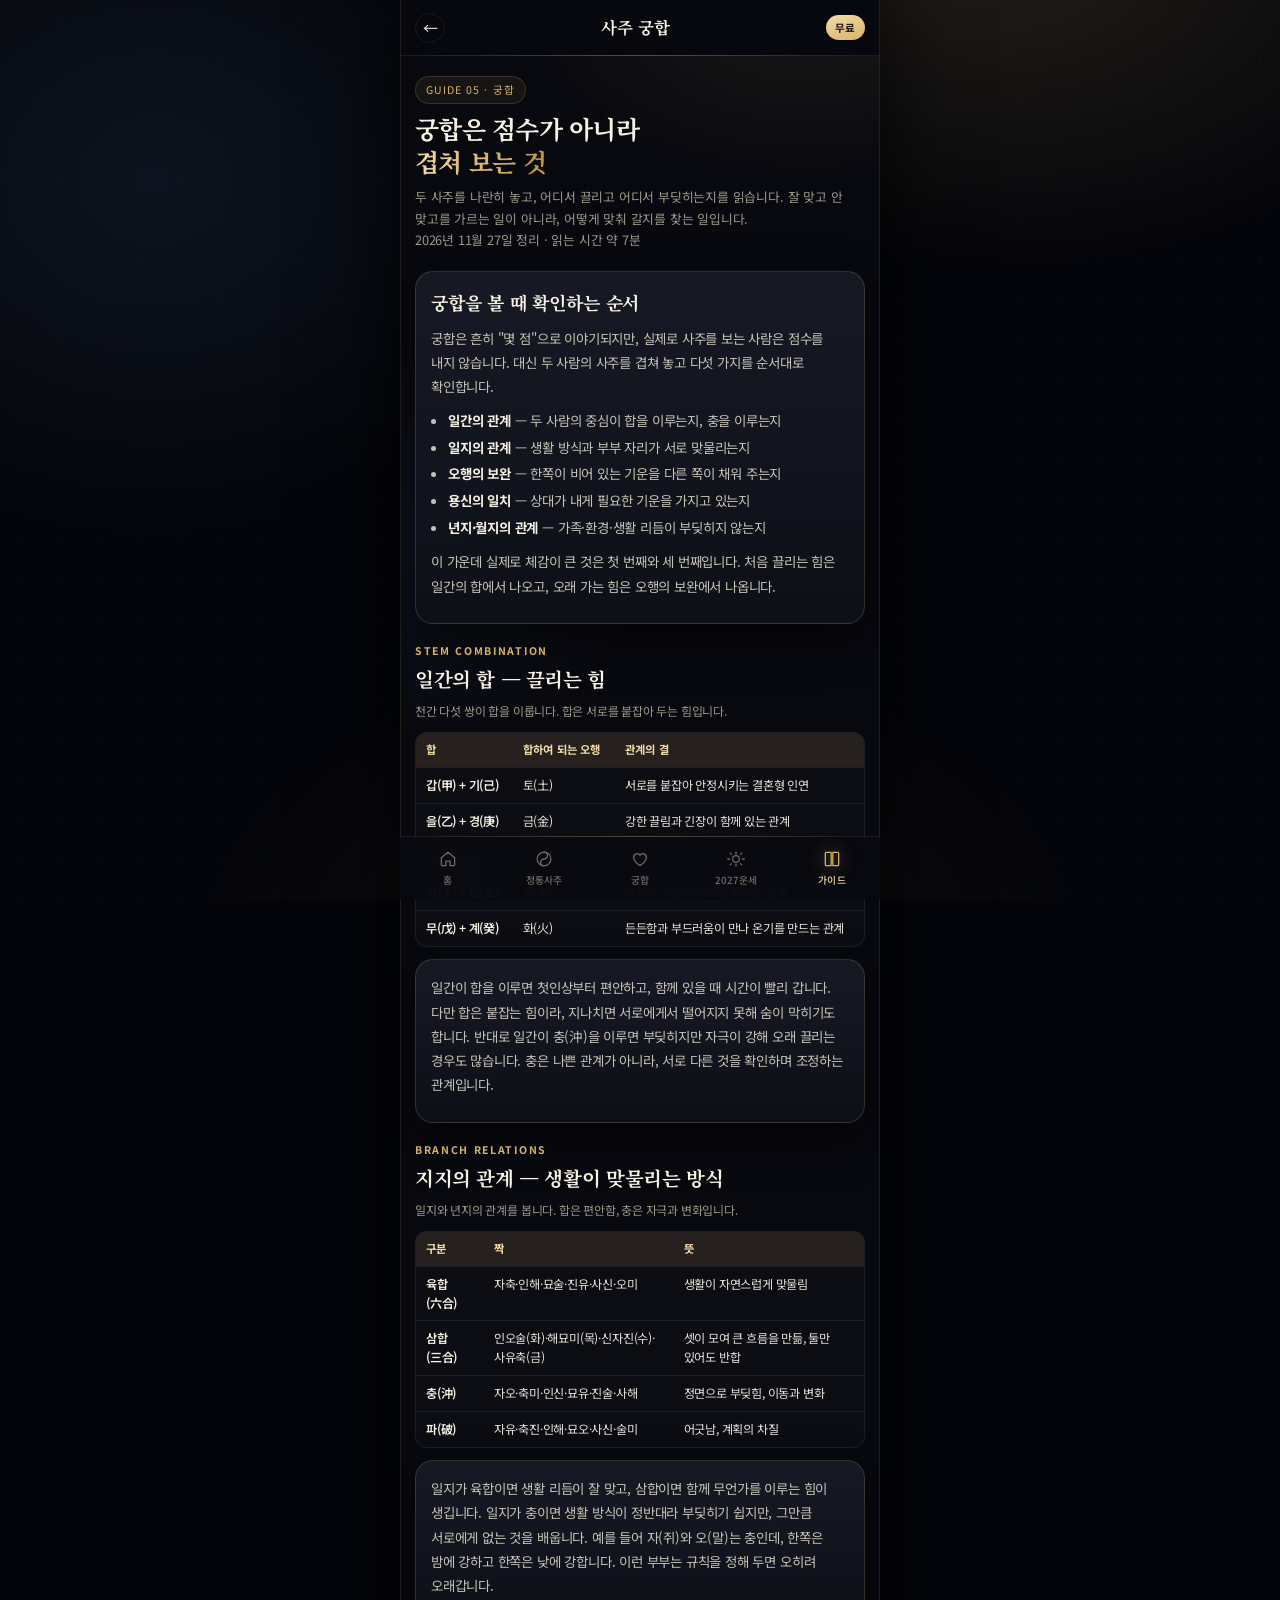
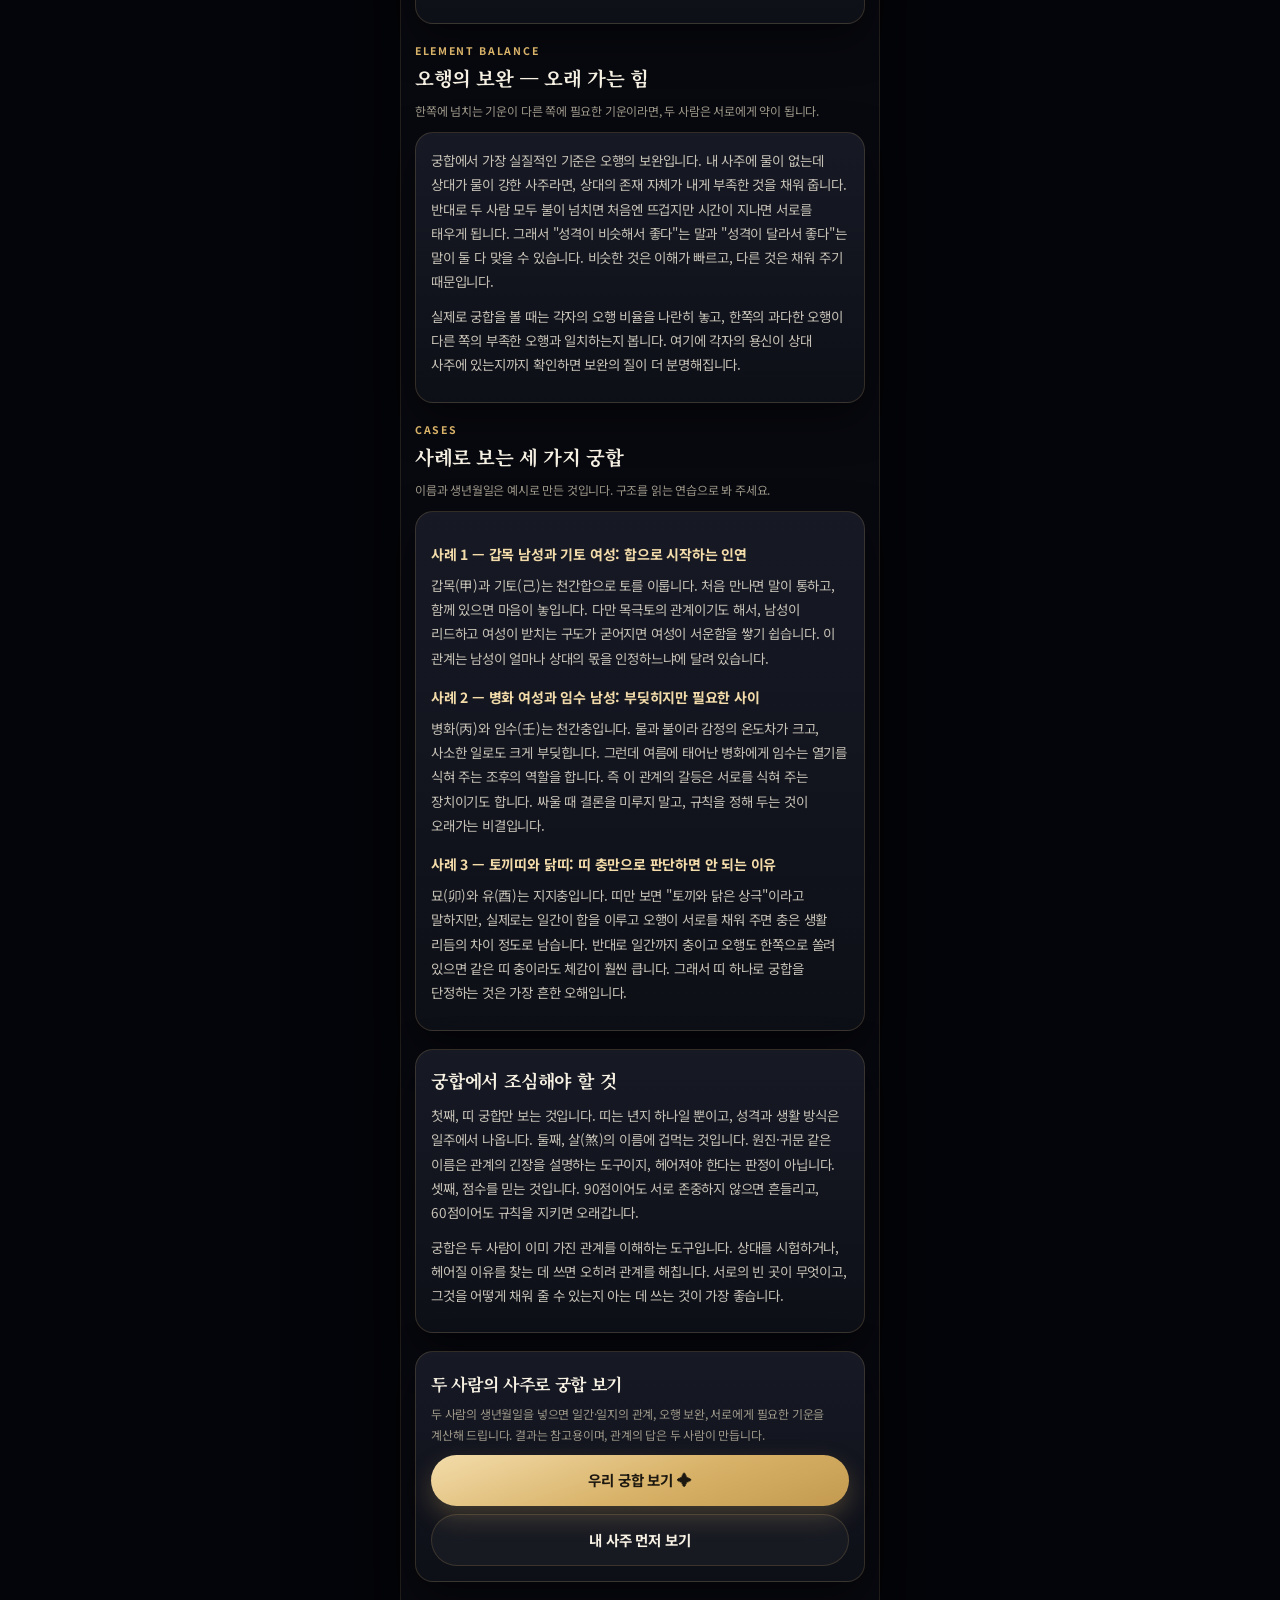
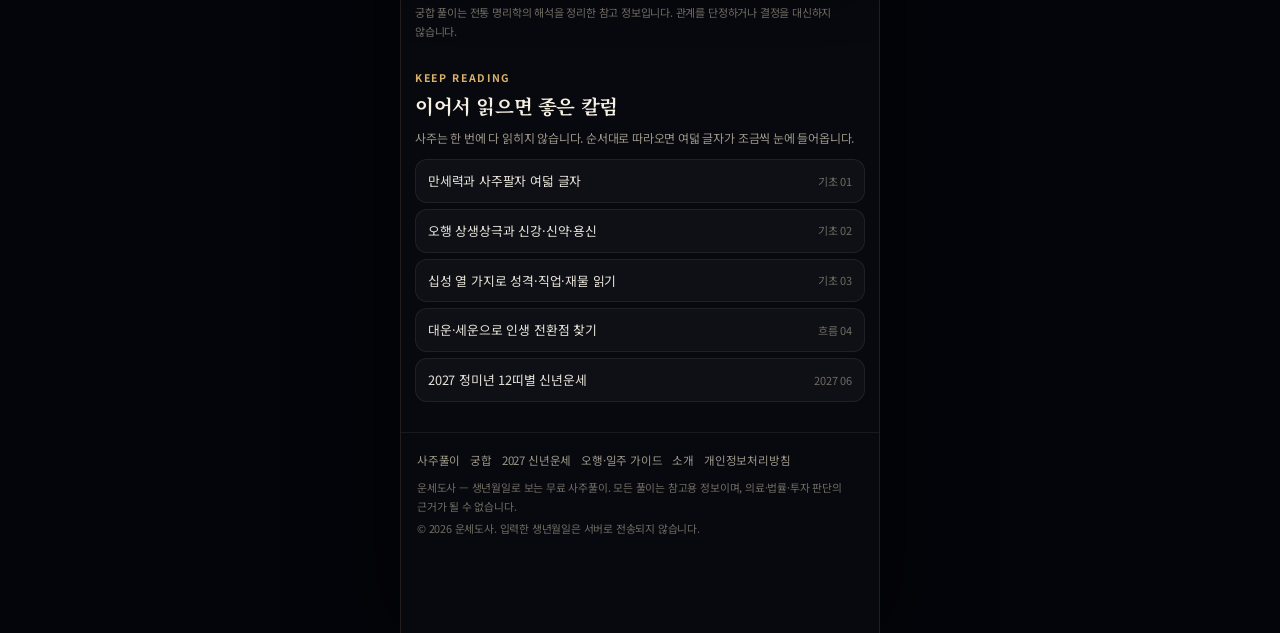
<file: guide-compatibility.html>
<!DOCTYPE html>
<html lang="ko">
<head>
<meta charset="utf-8">
<meta name="viewport" content="width=device-width, initial-scale=1, viewport-fit=cover">
<title>사주 궁합 보는 법 | 일간 합·지지 충·오행 보완 실제 사례 — 운세도사</title>
<meta name="description" content="사주 궁합을 볼 때 실제로 확인하는 순서와 기준을 정리했습니다. 천간합과 육합·삼합·충, 오행 보완 관계, 그리고 세 가지 실제 사례로 좋은 궁합과 어려운 궁합을 구분하는 법을 설명합니다.">
<meta name="keywords" content="사주 궁합, 궁합 보는 법, 일간 합, 지지 충, 육합 삼합, 오행 보완, 커플 궁합, 띠 궁합">
<meta name="author" content="운세도사">
<meta name="robots" content="index,follow">
<link rel="canonical" href="https://hanibori.github.io/guide-compatibility.html">
<meta property="og:type" content="article">
<meta property="og:title" content="사주 궁합 보는 법과 실제 사례 — 운세도사">
<meta property="og:description" content="일간의 합, 지지의 충, 오행의 보완까지. 점수보다 중요한 궁합의 구조.">
<meta property="og:url" content="https://hanibori.github.io/guide-compatibility.html">
<meta property="og:image" content="https://hanibori.github.io/og.png?v=2">
<meta property="og:image:width" content="1200">
<meta property="og:image:height" content="630">
<meta property="og:site_name" content="운세도사">
<meta name="twitter:card" content="summary_large_image">
<meta name="theme-color" content="#08090f">
<link rel="icon" href="favicon.png?v=3" type="image/png">
<link rel="apple-touch-icon" href="apple-touch-icon.png?v=3">
<link rel="preconnect" href="https://fonts.googleapis.com">
<link rel="preconnect" href="https://fonts.gstatic.com" crossorigin>
<link href="https://fonts.googleapis.com/css2?family=Noto+Sans+KR:wght@400;500;700&family=Noto+Serif+KR:wght@400;600;700&display=swap" rel="stylesheet">
<link rel="stylesheet" href="css/style.css?v=4">
<!-- Google AdSense (자동 광고) -->
<script async src="https://pagead2.googlesyndication.com/pagead/js/adsbygoogle.js?client=ca-pub-3523393668102318" crossorigin="anonymous"></script>
<!-- Google Analytics 4 (gtag.js) -->
<script async src="https://www.googletagmanager.com/gtag/js?id=G-Q6RLLX0X1D"></script>
<script>
  window.dataLayer = window.dataLayer || [];
  function gtag(){dataLayer.push(arguments);}
  gtag('js', new Date());
  gtag('config', 'G-Q6RLLX0X1D');
</script>
<script type="application/ld+json">
{
  "@context": "https://schema.org",
  "@type": "Article",
  "headline": "사주 궁합 보는 법 — 일간 합·지지 충·오행 보완",
  "description": "사주 궁합을 볼 때 실제로 확인하는 순서와 기준을 정리했습니다. 천간합과 육합·삼합·충, 오행 보완 관계, 그리고 세 가지 실제 사례로 좋은 궁합과 어려운 궁합을 구분하는 법을 설명합니다.",
  "inLanguage": "ko-KR",
  "datePublished": "2026-11-27",
  "dateModified": "2026-11-27",
  "mainEntityOfPage": { "@type": "WebPage", "@id": "https://hanibori.github.io/guide-compatibility.html" },
  "image": "https://hanibori.github.io/og.png?v=2",
  "author": { "@type": "Organization", "name": "운세도사", "url": "https://hanibori.github.io/about.html" },
  "publisher": { "@type": "Organization", "name": "운세도사", "url": "https://hanibori.github.io/" }
}
</script>
</head>
<body data-page="guide">
<div class="app">

  <header class="appbar">
    <a class="appbar-back" href="guide.html" aria-label="가이드 목록으로">←</a>
    <span class="appbar-title">사주 궁합</span>
    <span class="free-pill">무료</span>
  </header>

  <main class="app-main">


    <section class="page-head">
      <span class="eyebrow">GUIDE 05 · 궁합</span>
      <h1>궁합은 점수가 아니라<br><span class="gold">겹쳐 보는 것</span></h1>
      <p>두 사주를 나란히 놓고, 어디서 끌리고 어디서 부딪히는지를 읽습니다. 잘 맞고 안 맞고를 가르는 일이 아니라, 어떻게 맞춰 갈지를 찾는 일입니다.</p>
      <p class="col-meta">2026년 11월 27일 정리 · 읽는 시간 약 7분</p>
    </section>

    <section class="page-sec">
      <div class="card prose">
        <h2 style="margin-top:0">궁합을 볼 때 확인하는 순서</h2>
        <p>궁합은 흔히 "몇 점"으로 이야기되지만, 실제로 사주를 보는 사람은 점수를 내지 않습니다. 대신 두 사람의 사주를 겹쳐 놓고 다섯 가지를 순서대로 확인합니다.</p>
        <ul>
          <li><strong>일간의 관계</strong> — 두 사람의 중심이 합을 이루는지, 충을 이루는지</li>
          <li><strong>일지의 관계</strong> — 생활 방식과 부부 자리가 서로 맞물리는지</li>
          <li><strong>오행의 보완</strong> — 한쪽이 비어 있는 기운을 다른 쪽이 채워 주는지</li>
          <li><strong>용신의 일치</strong> — 상대가 내게 필요한 기운을 가지고 있는지</li>
          <li><strong>년지·월지의 관계</strong> — 가족·환경·생활 리듬이 부딪히지 않는지</li>
        </ul>
        <p>이 가운데 실제로 체감이 큰 것은 첫 번째와 세 번째입니다. 처음 끌리는 힘은 일간의 합에서 나오고, 오래 가는 힘은 오행의 보완에서 나옵니다.</p>
      </div>
    </section>

    <section class="page-sec">
      <div class="sec-head">
        <span class="sec-kicker">STEM COMBINATION</span>
        <h2>일간의 합 — 끌리는 힘</h2>
        <p>천간 다섯 쌍이 합을 이룹니다. 합은 서로를 붙잡아 두는 힘입니다.</p>
      </div>
      <div class="tbl-wrap">
        <table>
          <thead><tr><th>합</th><th>합하여 되는 오행</th><th>관계의 결</th></tr></thead>
          <tbody>
            <tr><td>갑(甲) + 기(己)</td><td>토(土)</td><td>서로를 붙잡아 안정시키는 결혼형 인연</td></tr>
            <tr><td>을(乙) + 경(庚)</td><td>금(金)</td><td>강한 끌림과 긴장이 함께 있는 관계</td></tr>
            <tr><td>병(丙) + 신(辛)</td><td>수(水)</td><td>열정과 섬세함이 만나 현실로 정리되는 관계</td></tr>
            <tr><td>정(丁) + 임(壬)</td><td>목(木)</td><td>감정과 이성이 서로를 살리는 관계</td></tr>
            <tr><td>무(戊) + 계(癸)</td><td>화(火)</td><td>든든함과 부드러움이 만나 온기를 만드는 관계</td></tr>
          </tbody>
        </table>
      </div>
      <div class="card prose">
        <p>일간이 합을 이루면 첫인상부터 편안하고, 함께 있을 때 시간이 빨리 갑니다. 다만 합은 붙잡는 힘이라, 지나치면 서로에게서 떨어지지 못해 숨이 막히기도 합니다. 반대로 일간이 충(沖)을 이루면 부딪히지만 자극이 강해 오래 끌리는 경우도 많습니다. 충은 나쁜 관계가 아니라, 서로 다른 것을 확인하며 조정하는 관계입니다.</p>
      </div>
    </section>

    <section class="page-sec">
      <div class="sec-head">
        <span class="sec-kicker">BRANCH RELATIONS</span>
        <h2>지지의 관계 — 생활이 맞물리는 방식</h2>
        <p>일지와 년지의 관계를 봅니다. 합은 편안함, 충은 자극과 변화입니다.</p>
      </div>
      <div class="tbl-wrap">
        <table>
          <thead><tr><th>구분</th><th>짝</th><th>뜻</th></tr></thead>
          <tbody>
            <tr><td>육합(六合)</td><td>자축·인해·묘술·진유·사신·오미</td><td>생활이 자연스럽게 맞물림</td></tr>
            <tr><td>삼합(三合)</td><td>인오술(화)·해묘미(목)·신자진(수)·사유축(금)</td><td>셋이 모여 큰 흐름을 만듦, 둘만 있어도 반합</td></tr>
            <tr><td>충(沖)</td><td>자오·축미·인신·묘유·진술·사해</td><td>정면으로 부딪힘, 이동과 변화</td></tr>
            <tr><td>파(破)</td><td>자유·축진·인해·묘오·사신·술미</td><td>어긋남, 계획의 차질</td></tr>
          </tbody>
        </table>
      </div>
      <div class="card prose">
        <p>일지가 육합이면 생활 리듬이 잘 맞고, 삼합이면 함께 무언가를 이루는 힘이 생깁니다. 일지가 충이면 생활 방식이 정반대라 부딪히기 쉽지만, 그만큼 서로에게 없는 것을 배웁니다. 예를 들어 자(쥐)와 오(말)는 충인데, 한쪽은 밤에 강하고 한쪽은 낮에 강합니다. 이런 부부는 규칙을 정해 두면 오히려 오래갑니다.</p>
      </div>
    </section>

    <section class="page-sec">
      <div class="sec-head">
        <span class="sec-kicker">ELEMENT BALANCE</span>
        <h2>오행의 보완 — 오래 가는 힘</h2>
        <p>한쪽에 넘치는 기운이 다른 쪽에 필요한 기운이라면, 두 사람은 서로에게 약이 됩니다.</p>
      </div>
      <div class="card prose">
        <p>궁합에서 가장 실질적인 기준은 오행의 보완입니다. 내 사주에 물이 없는데 상대가 물이 강한 사주라면, 상대의 존재 자체가 내게 부족한 것을 채워 줍니다. 반대로 두 사람 모두 불이 넘치면 처음엔 뜨겁지만 시간이 지나면 서로를 태우게 됩니다. 그래서 "성격이 비슷해서 좋다"는 말과 "성격이 달라서 좋다"는 말이 둘 다 맞을 수 있습니다. 비슷한 것은 이해가 빠르고, 다른 것은 채워 주기 때문입니다.</p>
        <p>실제로 궁합을 볼 때는 각자의 오행 비율을 나란히 놓고, 한쪽의 과다한 오행이 다른 쪽의 부족한 오행과 일치하는지 봅니다. 여기에 각자의 용신이 상대 사주에 있는지까지 확인하면 보완의 질이 더 분명해집니다.</p>
      </div>
    </section>

    <section class="page-sec">
      <div class="sec-head">
        <span class="sec-kicker">CASES</span>
        <h2>사례로 보는 세 가지 궁합</h2>
        <p>이름과 생년월일은 예시로 만든 것입니다. 구조를 읽는 연습으로 봐 주세요.</p>
      </div>
      <div class="card prose">
        <h3>사례 1 — 갑목 남성과 기토 여성: 합으로 시작하는 인연</h3>
        <p>갑목(甲)과 기토(己)는 천간합으로 토를 이룹니다. 처음 만나면 말이 통하고, 함께 있으면 마음이 놓입니다. 다만 목극토의 관계이기도 해서, 남성이 리드하고 여성이 받치는 구도가 굳어지면 여성이 서운함을 쌓기 쉽습니다. 이 관계는 남성이 얼마나 상대의 몫을 인정하느냐에 달려 있습니다.</p>
        <h3>사례 2 — 병화 여성과 임수 남성: 부딪히지만 필요한 사이</h3>
        <p>병화(丙)와 임수(壬)는 천간충입니다. 물과 불이라 감정의 온도차가 크고, 사소한 일로도 크게 부딪힙니다. 그런데 여름에 태어난 병화에게 임수는 열기를 식혀 주는 조후의 역할을 합니다. 즉 이 관계의 갈등은 서로를 식혀 주는 장치이기도 합니다. 싸울 때 결론을 미루지 말고, 규칙을 정해 두는 것이 오래가는 비결입니다.</p>
        <h3>사례 3 — 토끼띠와 닭띠: 띠 충만으로 판단하면 안 되는 이유</h3>
        <p>묘(卯)와 유(酉)는 지지충입니다. 띠만 보면 "토끼와 닭은 상극"이라고 말하지만, 실제로는 일간이 합을 이루고 오행이 서로를 채워 주면 충은 생활 리듬의 차이 정도로 남습니다. 반대로 일간까지 충이고 오행도 한쪽으로 쏠려 있으면 같은 띠 충이라도 체감이 훨씬 큽니다. 그래서 띠 하나로 궁합을 단정하는 것은 가장 흔한 오해입니다.</p>
      </div>
    </section>

    <section class="page-sec">
      <div class="card prose">
        <h2 style="margin-top:0">궁합에서 조심해야 할 것</h2>
        <p>첫째, 띠 궁합만 보는 것입니다. 띠는 년지 하나일 뿐이고, 성격과 생활 방식은 일주에서 나옵니다. 둘째, 살(煞)의 이름에 겁먹는 것입니다. 원진·귀문 같은 이름은 관계의 긴장을 설명하는 도구이지, 헤어져야 한다는 판정이 아닙니다. 셋째, 점수를 믿는 것입니다. 90점이어도 서로 존중하지 않으면 흔들리고, 60점이어도 규칙을 지키면 오래갑니다.</p>
        <p>궁합은 두 사람이 이미 가진 관계를 이해하는 도구입니다. 상대를 시험하거나, 헤어질 이유를 찾는 데 쓰면 오히려 관계를 해칩니다. 서로의 빈 곳이 무엇이고, 그것을 어떻게 채워 줄 수 있는지 아는 데 쓰는 것이 가장 좋습니다.</p>
      </div>
    </section>

    <section class="page-sec">
      <div class="card">
        <div class="sec-head" style="margin-bottom:10px">
          <h2 style="font-size:17px">두 사람의 사주로 궁합 보기</h2>
          <p>두 사람의 생년월일을 넣으면 일간·일지의 관계, 오행 보완, 서로에게 필요한 기운을 계산해 드립니다. 결과는 참고용이며, 관계의 답은 두 사람이 만듭니다.</p>
        </div>
        <div class="col-cta">
          <a class="btn btn-primary btn-block" href="compatibility.html">우리 궁합 보기 ✦</a>
          <a class="btn btn-ghost btn-block" href="index.html">내 사주 먼저 보기</a>
        </div>
      </div>
      <p class="note" style="border:0;padding-top:10px">궁합 풀이는 전통 명리학의 해석을 정리한 참고 정보입니다. 관계를 단정하거나 결정을 대신하지 않습니다.</p>
    </section>

    <section class="page-sec">
      <div class="sec-head">
        <span class="sec-kicker">KEEP READING</span>
        <h2>이어서 읽으면 좋은 칼럼</h2>
        <p>사주는 한 번에 다 읽히지 않습니다. 순서대로 따라오면 여덟 글자가 조금씩 눈에 들어옵니다.</p>
      </div>
      <div class="col-links">
        <a href="guide-manseryeok.html">만세력과 사주팔자 여덟 글자<span>기초 01</span></a>
        <a href="guide-oheng.html">오행 상생상극과 신강·신약·용신<span>기초 02</span></a>
        <a href="guide-sipseong.html">십성 열 가지로 성격·직업·재물 읽기<span>기초 03</span></a>
        <a href="guide-daeun.html">대운·세운으로 인생 전환점 찾기<span>흐름 04</span></a>
        <a href="guide-2027-zodiac.html">2027 정미년 12띠별 신년운세<span>2027 06</span></a>
      </div>
    </section>

  </main>

  <footer class="app-foot">
    <div class="ft-links">
      <a href="index.html">사주풀이</a>
      <a href="compatibility.html">궁합</a>
      <a href="newyear-2027.html">2027 신년운세</a>
      <a href="guide.html">오행·일주 가이드</a>
      <a href="about.html">소개</a>
      <a href="privacy.html">개인정보처리방침</a>
    </div>
    <p>운세도사 — 생년월일로 보는 무료 사주풀이. 모든 풀이는 참고용 정보이며, 의료·법률·투자 판단의 근거가 될 수 없습니다.</p>
    <p>© 2026 운세도사. 입력한 생년월일은 서버로 전송되지 않습니다.</p>
  </footer>

  <nav class="tabbar" aria-label="하단 메뉴">
    <a href="index.html" data-tab="home">
      <svg viewBox="0 0 24 24" aria-hidden="true"><path d="M4 10.5 12 4l8 6.5V19a1 1 0 0 1-1 1h-4.5v-5.5h-5V20H5a1 1 0 0 1-1-1z"/></svg>
      <span>홈</span>
    </a>
    <a href="index.html#feed" data-tab="saju">
      <svg viewBox="0 0 24 24" aria-hidden="true"><circle cx="12" cy="12" r="8.2"/><path d="M12 3.8a4.1 4.1 0 0 1 0 8.2 4.1 4.1 0 0 0 0 8.2"/></svg>
      <span>정통사주</span>
    </a>
    <a href="compatibility.html" data-tab="compat">
      <svg viewBox="0 0 24 24" aria-hidden="true"><path d="M12 20s-7.5-4.6-7.5-9.4A4.1 4.1 0 0 1 12 7.6a4.1 4.1 0 0 1 7.5 3C19.5 15.4 12 20 12 20z"/></svg>
      <span>궁합</span>
    </a>
    <a href="newyear-2027.html" data-tab="newyear">
      <svg viewBox="0 0 24 24" aria-hidden="true"><path d="M12 3.6v2.2M12 18.2v2.2M4.3 12H2.1M21.9 12h-2.2M6.5 6.5 5 5M19 19l-1.5-1.5M17.5 6.5 19 5M5 19l1.5-1.5"/><circle cx="12" cy="12" r="4"/></svg>
      <span>2027운세</span>
    </a>
    <a href="guide.html" data-tab="guide" class="on">
      <svg viewBox="0 0 24 24" aria-hidden="true"><path d="M4 5.5A1.5 1.5 0 0 1 5.5 4H11v16H5.5A1.5 1.5 0 0 1 4 18.5zM20 5.5A1.5 1.5 0 0 0 18.5 4H13v16h5.5A1.5 1.5 0 0 0 20 18.5z"/></svg>
      <span>가이드</span>
    </a>
  </nav>
</div>
</body>
</html>
</file>
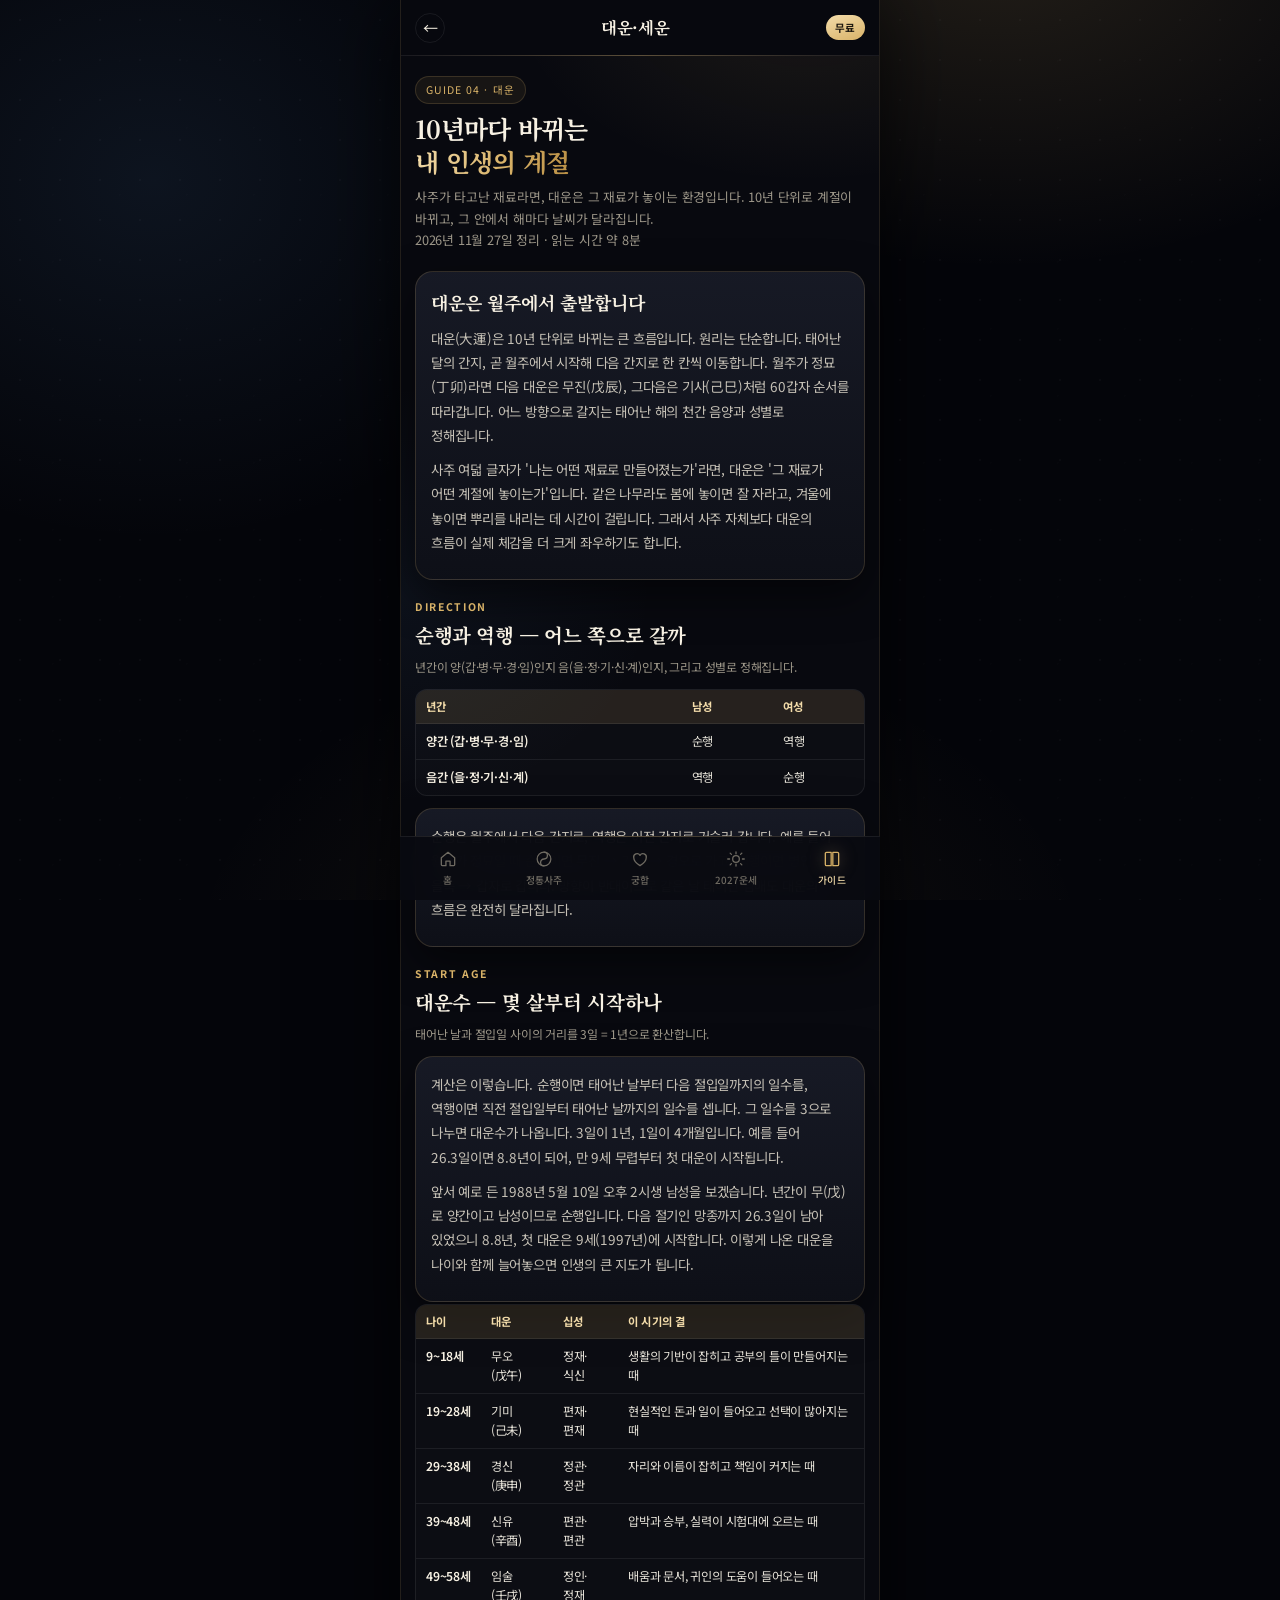
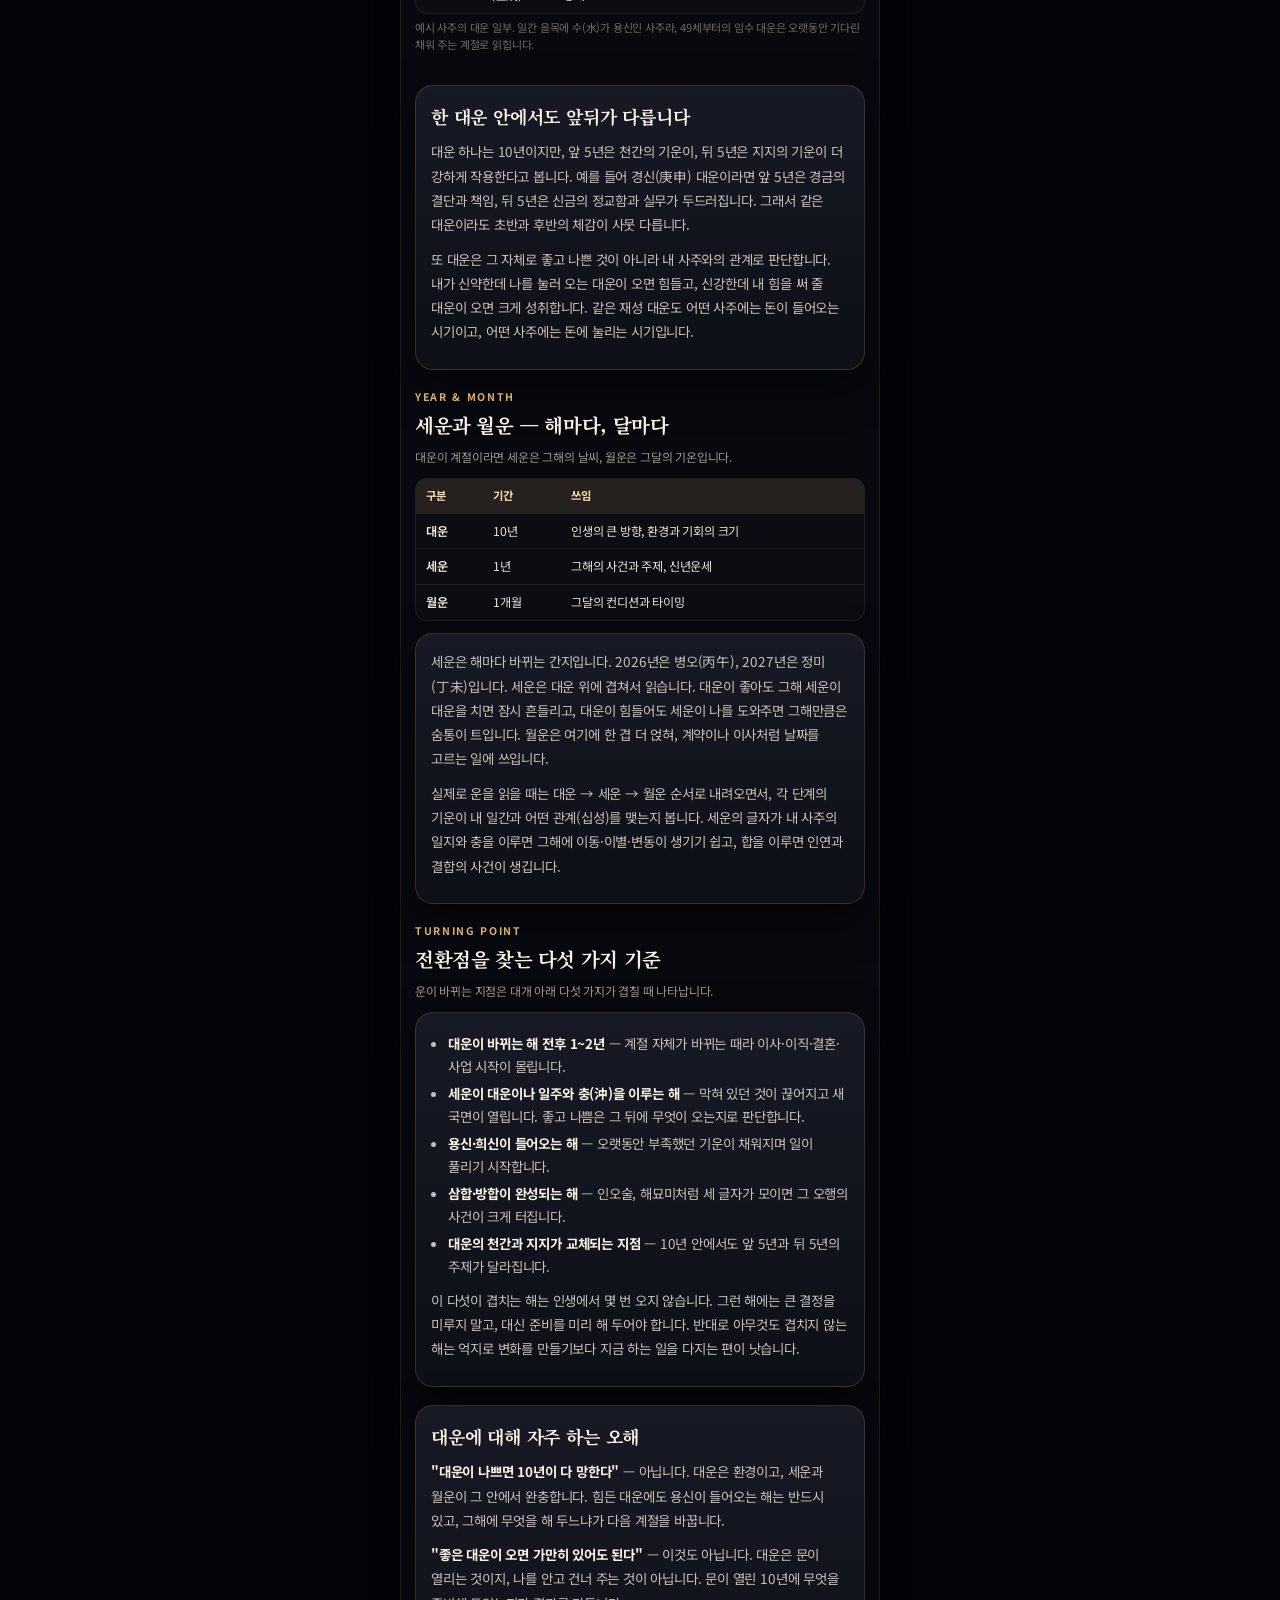
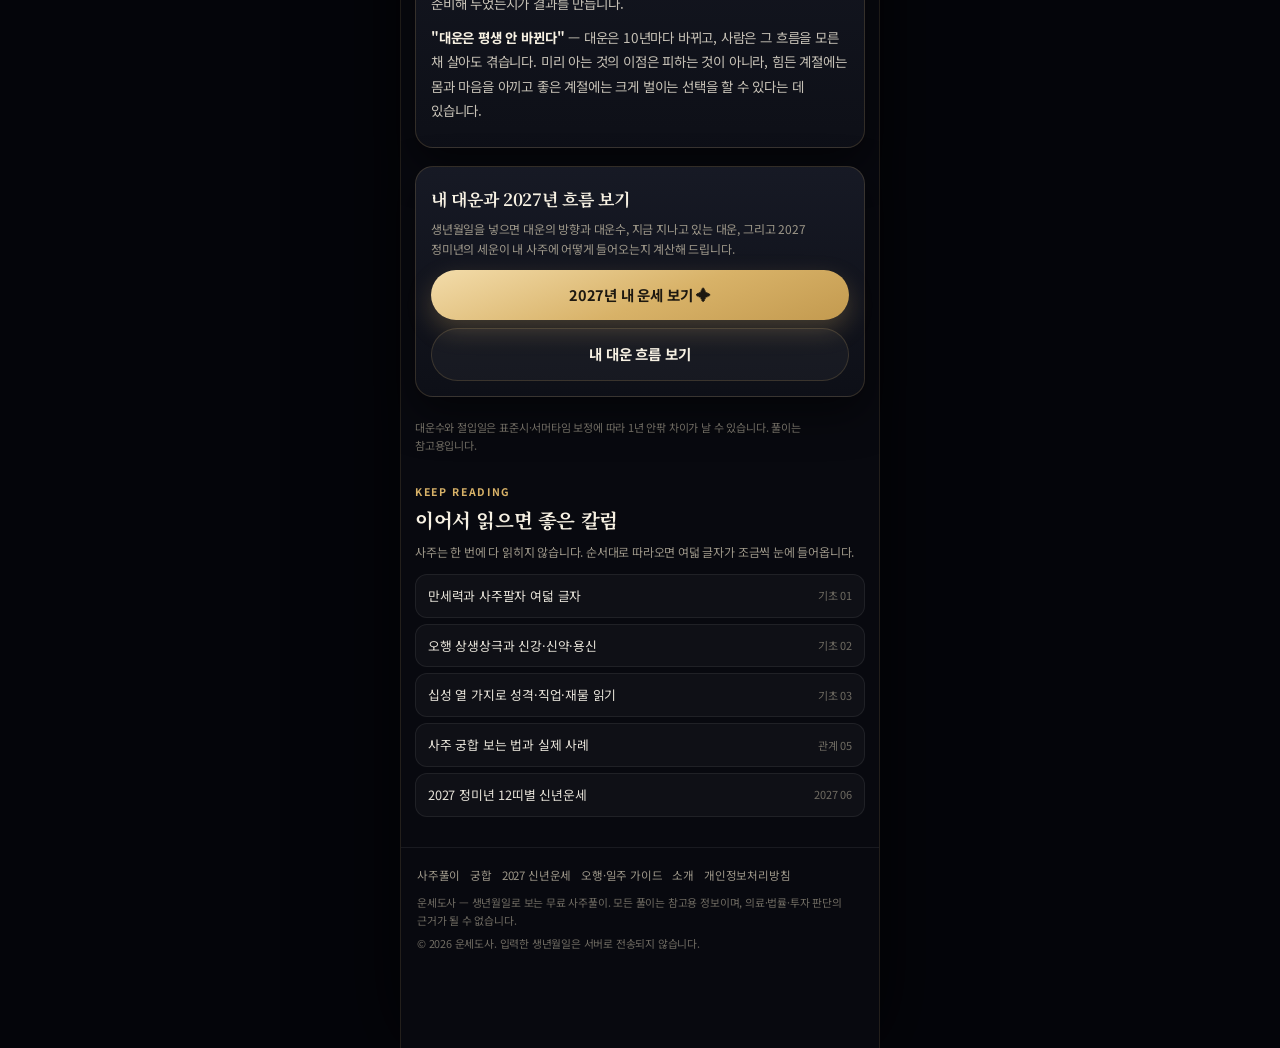
<file: guide-daeun.html>
<!DOCTYPE html>
<html lang="ko">
<head>
<meta charset="utf-8">
<meta name="viewport" content="width=device-width, initial-scale=1, viewport-fit=cover">
<title>대운·세운 읽는 법 | 10년 운의 흐름과 인생 전환점 찾기 — 운세도사</title>
<meta name="description" content="대운이 10년 단위로 바뀌는 원리와 순행·역행 규칙, 대운수 계산법, 세운·월운의 차이, 그리고 인생의 전환점을 판단하는 다섯 가지 기준을 실제 사주 예시로 설명합니다.">
<meta name="keywords" content="대운, 세운, 대운수, 순행 역행, 사주 대운 보는 법, 인생 전환점, 2027 정미년, 월운">
<meta name="author" content="운세도사">
<meta name="robots" content="index,follow">
<link rel="canonical" href="https://hanibori.github.io/guide-daeun.html">
<meta property="og:type" content="article">
<meta property="og:title" content="대운·세운 읽는 법 — 운세도사">
<meta property="og:description" content="10년짜리 계절이 어떻게 바뀌고, 언제가 전환점인지 판단하는 기준.">
<meta property="og:url" content="https://hanibori.github.io/guide-daeun.html">
<meta property="og:image" content="https://hanibori.github.io/og.png?v=2">
<meta property="og:image:width" content="1200">
<meta property="og:image:height" content="630">
<meta property="og:site_name" content="운세도사">
<meta name="twitter:card" content="summary_large_image">
<meta name="theme-color" content="#08090f">
<link rel="icon" href="favicon.png?v=3" type="image/png">
<link rel="apple-touch-icon" href="apple-touch-icon.png?v=3">
<link rel="preconnect" href="https://fonts.googleapis.com">
<link rel="preconnect" href="https://fonts.gstatic.com" crossorigin>
<link href="https://fonts.googleapis.com/css2?family=Noto+Sans+KR:wght@400;500;700&family=Noto+Serif+KR:wght@400;600;700&display=swap" rel="stylesheet">
<link rel="stylesheet" href="css/style.css?v=4">
<!-- Google AdSense (자동 광고) -->
<script async src="https://pagead2.googlesyndication.com/pagead/js/adsbygoogle.js?client=ca-pub-3523393668102318" crossorigin="anonymous"></script>
<!-- Google Analytics 4 (gtag.js) -->
<script async src="https://www.googletagmanager.com/gtag/js?id=G-Q6RLLX0X1D"></script>
<script>
  window.dataLayer = window.dataLayer || [];
  function gtag(){dataLayer.push(arguments);}
  gtag('js', new Date());
  gtag('config', 'G-Q6RLLX0X1D');
</script>
<script type="application/ld+json">
{
  "@context": "https://schema.org",
  "@type": "Article",
  "headline": "대운·세운 읽는 법 — 10년 흐름과 전환점",
  "description": "대운이 10년 단위로 바뀌는 원리와 순행·역행 규칙, 대운수 계산법, 세운·월운의 차이, 그리고 인생의 전환점을 판단하는 다섯 가지 기준을 실제 사주 예시로 설명합니다.",
  "inLanguage": "ko-KR",
  "datePublished": "2026-11-27",
  "dateModified": "2026-11-27",
  "mainEntityOfPage": { "@type": "WebPage", "@id": "https://hanibori.github.io/guide-daeun.html" },
  "image": "https://hanibori.github.io/og.png?v=2",
  "author": { "@type": "Organization", "name": "운세도사", "url": "https://hanibori.github.io/about.html" },
  "publisher": { "@type": "Organization", "name": "운세도사", "url": "https://hanibori.github.io/" }
}
</script>
</head>
<body data-page="guide">
<div class="app">

  <header class="appbar">
    <a class="appbar-back" href="guide.html" aria-label="가이드 목록으로">←</a>
    <span class="appbar-title">대운·세운</span>
    <span class="free-pill">무료</span>
  </header>

  <main class="app-main">


    <section class="page-head">
      <span class="eyebrow">GUIDE 04 · 대운</span>
      <h1>10년마다 바뀌는<br><span class="gold">내 인생의 계절</span></h1>
      <p>사주가 타고난 재료라면, 대운은 그 재료가 놓이는 환경입니다. 10년 단위로 계절이 바뀌고, 그 안에서 해마다 날씨가 달라집니다.</p>
      <p class="col-meta">2026년 11월 27일 정리 · 읽는 시간 약 8분</p>
    </section>

    <section class="page-sec">
      <div class="card prose">
        <h2 style="margin-top:0">대운은 월주에서 출발합니다</h2>
        <p>대운(大運)은 10년 단위로 바뀌는 큰 흐름입니다. 원리는 단순합니다. 태어난 달의 간지, 곧 월주에서 시작해 다음 간지로 한 칸씩 이동합니다. 월주가 정묘(丁卯)라면 다음 대운은 무진(戊辰), 그다음은 기사(己巳)처럼 60갑자 순서를 따라갑니다. 어느 방향으로 갈지는 태어난 해의 천간 음양과 성별로 정해집니다.</p>
        <p>사주 여덟 글자가 '나는 어떤 재료로 만들어졌는가'라면, 대운은 '그 재료가 어떤 계절에 놓이는가'입니다. 같은 나무라도 봄에 놓이면 잘 자라고, 겨울에 놓이면 뿌리를 내리는 데 시간이 걸립니다. 그래서 사주 자체보다 대운의 흐름이 실제 체감을 더 크게 좌우하기도 합니다.</p>
      </div>
    </section>

    <section class="page-sec">
      <div class="sec-head">
        <span class="sec-kicker">DIRECTION</span>
        <h2>순행과 역행 — 어느 쪽으로 갈까</h2>
        <p>년간이 양(갑·병·무·경·임)인지 음(을·정·기·신·계)인지, 그리고 성별로 정해집니다.</p>
      </div>
      <div class="tbl-wrap">
        <table>
          <thead><tr><th>년간</th><th>남성</th><th>여성</th></tr></thead>
          <tbody>
            <tr><td>양간 (갑·병·무·경·임)</td><td>순행</td><td>역행</td></tr>
            <tr><td>음간 (을·정·기·신·계)</td><td>역행</td><td>순행</td></tr>
          </tbody>
        </table>
      </div>
      <div class="card prose">
        <p>순행은 월주에서 다음 간지로, 역행은 이전 간지로 거슬러 갑니다. 예를 들어 월주가 정묘일 때 순행이면 무진 → 기사 → 경오로 가고, 역행이면 병인 → 을축 → 갑자로 갑니다. 방향이 반대이므로 같은 날 태어난 남매도 대운의 흐름은 완전히 달라집니다.</p>
      </div>
    </section>

    <section class="page-sec">
      <div class="sec-head">
        <span class="sec-kicker">START AGE</span>
        <h2>대운수 — 몇 살부터 시작하나</h2>
        <p>태어난 날과 절입일 사이의 거리를 3일 = 1년으로 환산합니다.</p>
      </div>
      <div class="card prose">
        <p>계산은 이렇습니다. 순행이면 태어난 날부터 다음 절입일까지의 일수를, 역행이면 직전 절입일부터 태어난 날까지의 일수를 셉니다. 그 일수를 3으로 나누면 대운수가 나옵니다. 3일이 1년, 1일이 4개월입니다. 예를 들어 26.3일이면 8.8년이 되어, 만 9세 무렵부터 첫 대운이 시작됩니다.</p>
        <p>앞서 예로 든 1988년 5월 10일 오후 2시생 남성을 보겠습니다. 년간이 무(戊)로 양간이고 남성이므로 순행입니다. 다음 절기인 망종까지 26.3일이 남아 있었으니 8.8년, 첫 대운은 9세(1997년)에 시작합니다. 이렇게 나온 대운을 나이와 함께 늘어놓으면 인생의 큰 지도가 됩니다.</p>
      </div>
      <div class="tbl-wrap">
        <table>
          <thead><tr><th>나이</th><th>대운</th><th>십성</th><th>이 시기의 결</th></tr></thead>
          <tbody>
            <tr><td>9~18세</td><td>무오(戊午)</td><td>정재·식신</td><td>생활의 기반이 잡히고 공부의 틀이 만들어지는 때</td></tr>
            <tr><td>19~28세</td><td>기미(己未)</td><td>편재·편재</td><td>현실적인 돈과 일이 들어오고 선택이 많아지는 때</td></tr>
            <tr><td>29~38세</td><td>경신(庚申)</td><td>정관·정관</td><td>자리와 이름이 잡히고 책임이 커지는 때</td></tr>
            <tr><td>39~48세</td><td>신유(辛酉)</td><td>편관·편관</td><td>압박과 승부, 실력이 시험대에 오르는 때</td></tr>
            <tr><td>49~58세</td><td>임술(壬戌)</td><td>정인·정재</td><td>배움과 문서, 귀인의 도움이 들어오는 때</td></tr>
          </tbody>
        </table>
      </div>
      <p class="tbl-cap">예시 사주의 대운 일부. 일간 을목에 수(水)가 용신인 사주라, 49세부터의 임수 대운은 오랫동안 기다린 채워 주는 계절로 읽힙니다.</p>
    </section>

    <section class="page-sec">
      <div class="card prose">
        <h2 style="margin-top:0">한 대운 안에서도 앞뒤가 다릅니다</h2>
        <p>대운 하나는 10년이지만, 앞 5년은 천간의 기운이, 뒤 5년은 지지의 기운이 더 강하게 작용한다고 봅니다. 예를 들어 경신(庚申) 대운이라면 앞 5년은 경금의 결단과 책임, 뒤 5년은 신금의 정교함과 실무가 두드러집니다. 그래서 같은 대운이라도 초반과 후반의 체감이 사뭇 다릅니다.</p>
        <p>또 대운은 그 자체로 좋고 나쁜 것이 아니라 내 사주와의 관계로 판단합니다. 내가 신약한데 나를 눌러 오는 대운이 오면 힘들고, 신강한데 내 힘을 써 줄 대운이 오면 크게 성취합니다. 같은 재성 대운도 어떤 사주에는 돈이 들어오는 시기이고, 어떤 사주에는 돈에 눌리는 시기입니다.</p>
      </div>
    </section>

    <section class="page-sec">
      <div class="sec-head">
        <span class="sec-kicker">YEAR &amp; MONTH</span>
        <h2>세운과 월운 — 해마다, 달마다</h2>
        <p>대운이 계절이라면 세운은 그해의 날씨, 월운은 그달의 기온입니다.</p>
      </div>
      <div class="tbl-wrap">
        <table>
          <thead><tr><th>구분</th><th>기간</th><th>쓰임</th></tr></thead>
          <tbody>
            <tr><td>대운</td><td>10년</td><td>인생의 큰 방향, 환경과 기회의 크기</td></tr>
            <tr><td>세운</td><td>1년</td><td>그해의 사건과 주제, 신년운세</td></tr>
            <tr><td>월운</td><td>1개월</td><td>그달의 컨디션과 타이밍</td></tr>
          </tbody>
        </table>
      </div>
      <div class="card prose">
        <p>세운은 해마다 바뀌는 간지입니다. 2026년은 병오(丙午), 2027년은 정미(丁未)입니다. 세운은 대운 위에 겹쳐서 읽습니다. 대운이 좋아도 그해 세운이 대운을 치면 잠시 흔들리고, 대운이 힘들어도 세운이 나를 도와주면 그해만큼은 숨통이 트입니다. 월운은 여기에 한 겹 더 얹혀, 계약이나 이사처럼 날짜를 고르는 일에 쓰입니다.</p>
        <p>실제로 운을 읽을 때는 대운 → 세운 → 월운 순서로 내려오면서, 각 단계의 기운이 내 일간과 어떤 관계(십성)를 맺는지 봅니다. 세운의 글자가 내 사주의 일지와 충을 이루면 그해에 이동·이별·변동이 생기기 쉽고, 합을 이루면 인연과 결합의 사건이 생깁니다.</p>
      </div>
    </section>

    <section class="page-sec">
      <div class="sec-head">
        <span class="sec-kicker">TURNING POINT</span>
        <h2>전환점을 찾는 다섯 가지 기준</h2>
        <p>운이 바뀌는 지점은 대개 아래 다섯 가지가 겹칠 때 나타납니다.</p>
      </div>
      <div class="card prose">
        <ul>
          <li><strong>대운이 바뀌는 해 전후 1~2년</strong> — 계절 자체가 바뀌는 때라 이사·이직·결혼·사업 시작이 몰립니다.</li>
          <li><strong>세운이 대운이나 일주와 충(沖)을 이루는 해</strong> — 막혀 있던 것이 끊어지고 새 국면이 열립니다. 좋고 나쁨은 그 뒤에 무엇이 오는지로 판단합니다.</li>
          <li><strong>용신·희신이 들어오는 해</strong> — 오랫동안 부족했던 기운이 채워지며 일이 풀리기 시작합니다.</li>
          <li><strong>삼합·방합이 완성되는 해</strong> — 인오술, 해묘미처럼 세 글자가 모이면 그 오행의 사건이 크게 터집니다.</li>
          <li><strong>대운의 천간과 지지가 교체되는 지점</strong> — 10년 안에서도 앞 5년과 뒤 5년의 주제가 달라집니다.</li>
        </ul>
        <p>이 다섯이 겹치는 해는 인생에서 몇 번 오지 않습니다. 그런 해에는 큰 결정을 미루지 말고, 대신 준비를 미리 해 두어야 합니다. 반대로 아무것도 겹치지 않는 해는 억지로 변화를 만들기보다 지금 하는 일을 다지는 편이 낫습니다.</p>
      </div>
    </section>

    <section class="page-sec">
      <div class="card prose">
        <h2 style="margin-top:0">대운에 대해 자주 하는 오해</h2>
        <p><strong>"대운이 나쁘면 10년이 다 망한다"</strong> — 아닙니다. 대운은 환경이고, 세운과 월운이 그 안에서 완충합니다. 힘든 대운에도 용신이 들어오는 해는 반드시 있고, 그해에 무엇을 해 두느냐가 다음 계절을 바꿉니다.</p>
        <p><strong>"좋은 대운이 오면 가만히 있어도 된다"</strong> — 이것도 아닙니다. 대운은 문이 열리는 것이지, 나를 안고 건너 주는 것이 아닙니다. 문이 열린 10년에 무엇을 준비해 두었는지가 결과를 만듭니다.</p>
        <p><strong>"대운은 평생 안 바뀐다"</strong> — 대운은 10년마다 바뀌고, 사람은 그 흐름을 모른 채 살아도 겪습니다. 미리 아는 것의 이점은 피하는 것이 아니라, 힘든 계절에는 몸과 마음을 아끼고 좋은 계절에는 크게 벌이는 선택을 할 수 있다는 데 있습니다.</p>
      </div>
    </section>

    <section class="page-sec">
      <div class="card">
        <div class="sec-head" style="margin-bottom:10px">
          <h2 style="font-size:17px">내 대운과 2027년 흐름 보기</h2>
          <p>생년월일을 넣으면 대운의 방향과 대운수, 지금 지나고 있는 대운, 그리고 2027 정미년의 세운이 내 사주에 어떻게 들어오는지 계산해 드립니다.</p>
        </div>
        <div class="col-cta">
          <a class="btn btn-primary btn-block" href="newyear-2027.html">2027년 내 운세 보기 ✦</a>
          <a class="btn btn-ghost btn-block" href="index.html">내 대운 흐름 보기</a>
        </div>
      </div>
      <p class="note" style="border:0;padding-top:10px">대운수와 절입일은 표준시·서머타임 보정에 따라 1년 안팎 차이가 날 수 있습니다. 풀이는 참고용입니다.</p>
    </section>

    <section class="page-sec">
      <div class="sec-head">
        <span class="sec-kicker">KEEP READING</span>
        <h2>이어서 읽으면 좋은 칼럼</h2>
        <p>사주는 한 번에 다 읽히지 않습니다. 순서대로 따라오면 여덟 글자가 조금씩 눈에 들어옵니다.</p>
      </div>
      <div class="col-links">
        <a href="guide-manseryeok.html">만세력과 사주팔자 여덟 글자<span>기초 01</span></a>
        <a href="guide-oheng.html">오행 상생상극과 신강·신약·용신<span>기초 02</span></a>
        <a href="guide-sipseong.html">십성 열 가지로 성격·직업·재물 읽기<span>기초 03</span></a>
        <a href="guide-compatibility.html">사주 궁합 보는 법과 실제 사례<span>관계 05</span></a>
        <a href="guide-2027-zodiac.html">2027 정미년 12띠별 신년운세<span>2027 06</span></a>
      </div>
    </section>

  </main>

  <footer class="app-foot">
    <div class="ft-links">
      <a href="index.html">사주풀이</a>
      <a href="compatibility.html">궁합</a>
      <a href="newyear-2027.html">2027 신년운세</a>
      <a href="guide.html">오행·일주 가이드</a>
      <a href="about.html">소개</a>
      <a href="privacy.html">개인정보처리방침</a>
    </div>
    <p>운세도사 — 생년월일로 보는 무료 사주풀이. 모든 풀이는 참고용 정보이며, 의료·법률·투자 판단의 근거가 될 수 없습니다.</p>
    <p>© 2026 운세도사. 입력한 생년월일은 서버로 전송되지 않습니다.</p>
  </footer>

  <nav class="tabbar" aria-label="하단 메뉴">
    <a href="index.html" data-tab="home">
      <svg viewBox="0 0 24 24" aria-hidden="true"><path d="M4 10.5 12 4l8 6.5V19a1 1 0 0 1-1 1h-4.5v-5.5h-5V20H5a1 1 0 0 1-1-1z"/></svg>
      <span>홈</span>
    </a>
    <a href="index.html#feed" data-tab="saju">
      <svg viewBox="0 0 24 24" aria-hidden="true"><circle cx="12" cy="12" r="8.2"/><path d="M12 3.8a4.1 4.1 0 0 1 0 8.2 4.1 4.1 0 0 0 0 8.2"/></svg>
      <span>정통사주</span>
    </a>
    <a href="compatibility.html" data-tab="compat">
      <svg viewBox="0 0 24 24" aria-hidden="true"><path d="M12 20s-7.5-4.6-7.5-9.4A4.1 4.1 0 0 1 12 7.6a4.1 4.1 0 0 1 7.5 3C19.5 15.4 12 20 12 20z"/></svg>
      <span>궁합</span>
    </a>
    <a href="newyear-2027.html" data-tab="newyear">
      <svg viewBox="0 0 24 24" aria-hidden="true"><path d="M12 3.6v2.2M12 18.2v2.2M4.3 12H2.1M21.9 12h-2.2M6.5 6.5 5 5M19 19l-1.5-1.5M17.5 6.5 19 5M5 19l1.5-1.5"/><circle cx="12" cy="12" r="4"/></svg>
      <span>2027운세</span>
    </a>
    <a href="guide.html" data-tab="guide" class="on">
      <svg viewBox="0 0 24 24" aria-hidden="true"><path d="M4 5.5A1.5 1.5 0 0 1 5.5 4H11v16H5.5A1.5 1.5 0 0 1 4 18.5zM20 5.5A1.5 1.5 0 0 0 18.5 4H13v16h5.5A1.5 1.5 0 0 0 20 18.5z"/></svg>
      <span>가이드</span>
    </a>
  </nav>
</div>
</body>
</html>
</file>
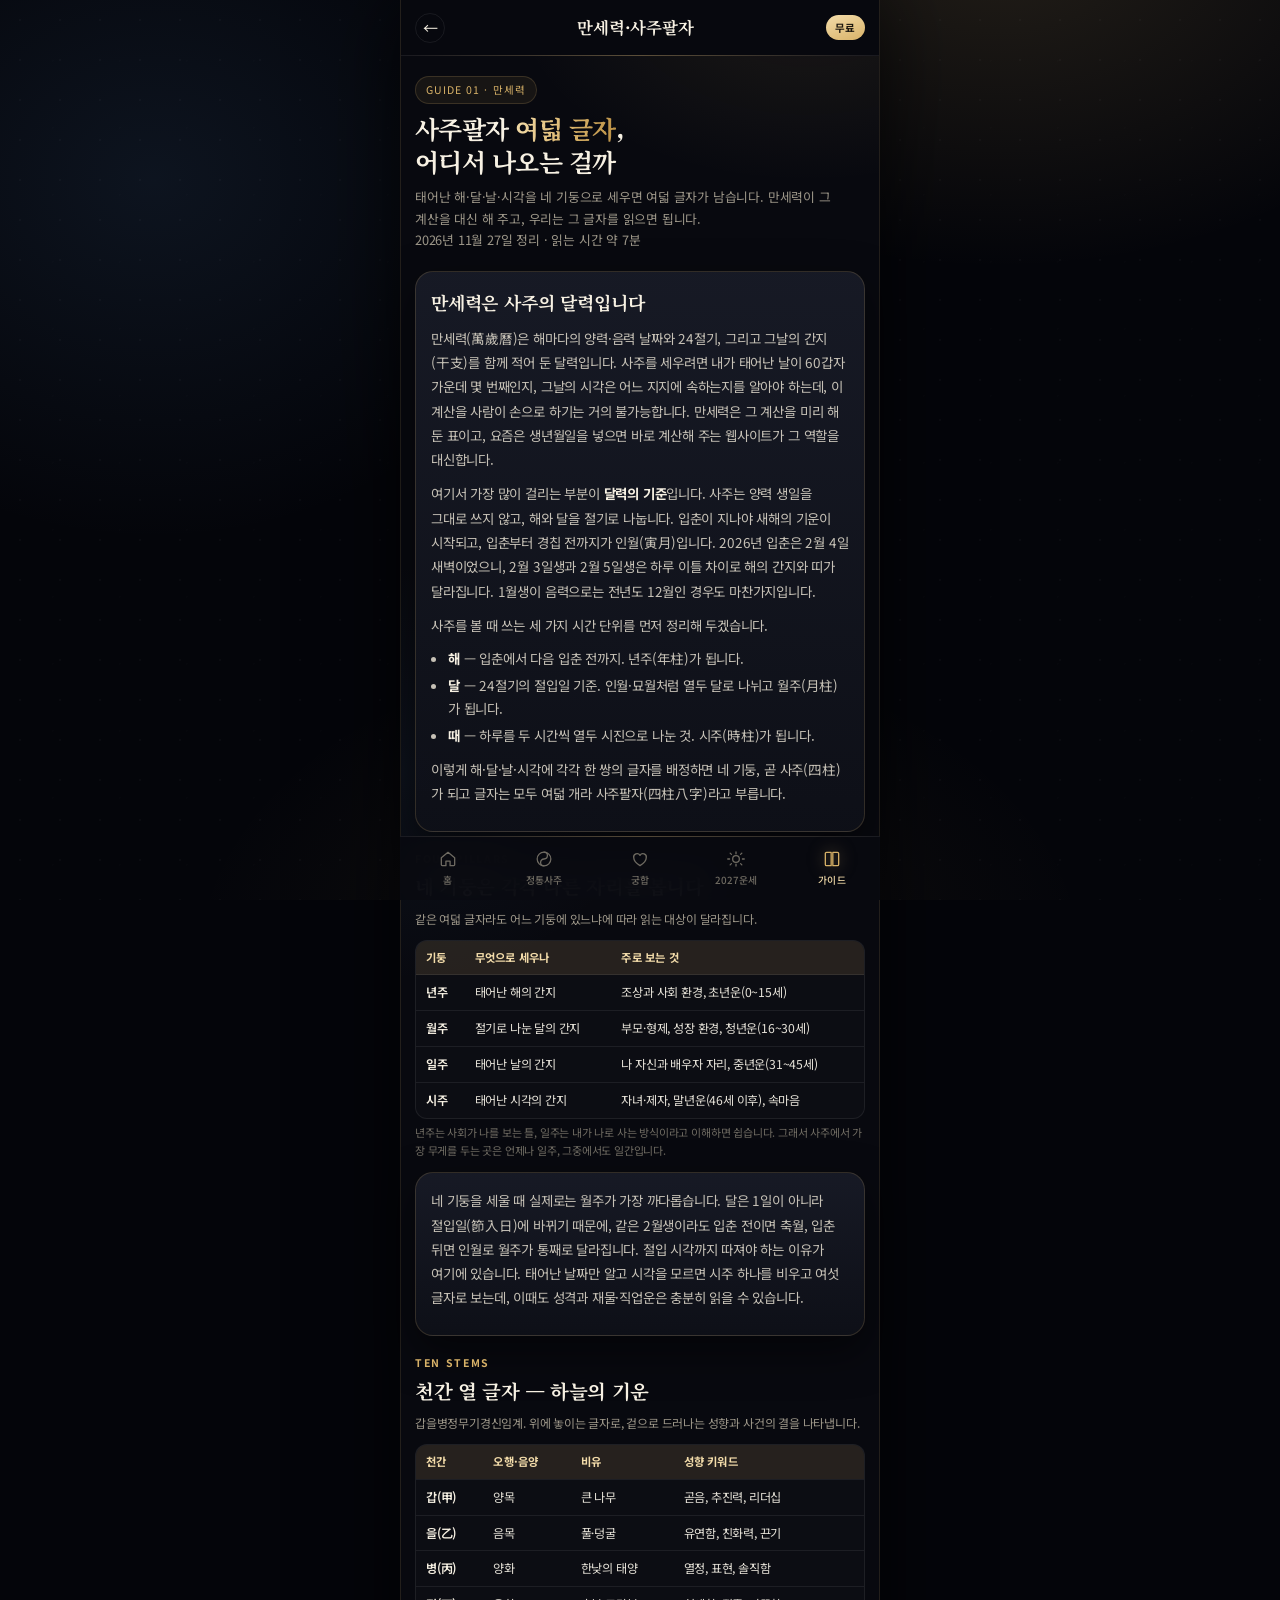
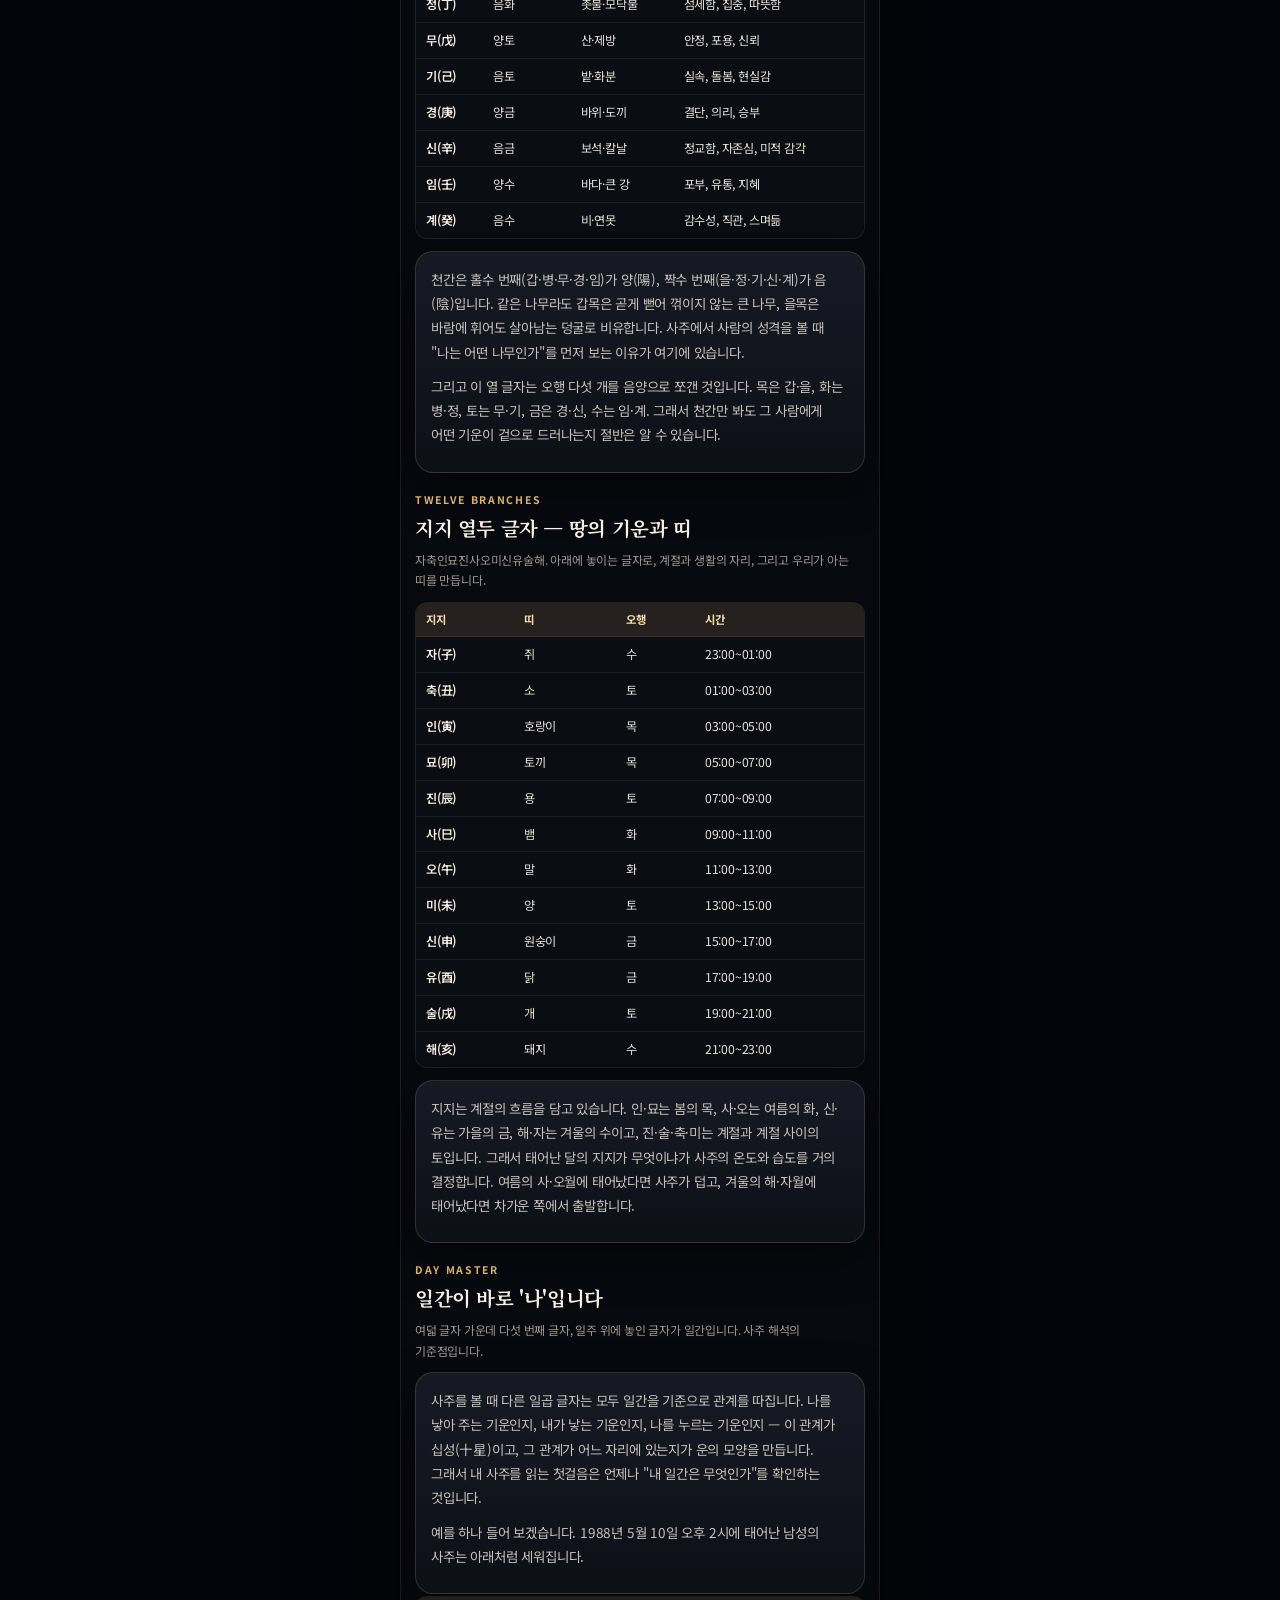
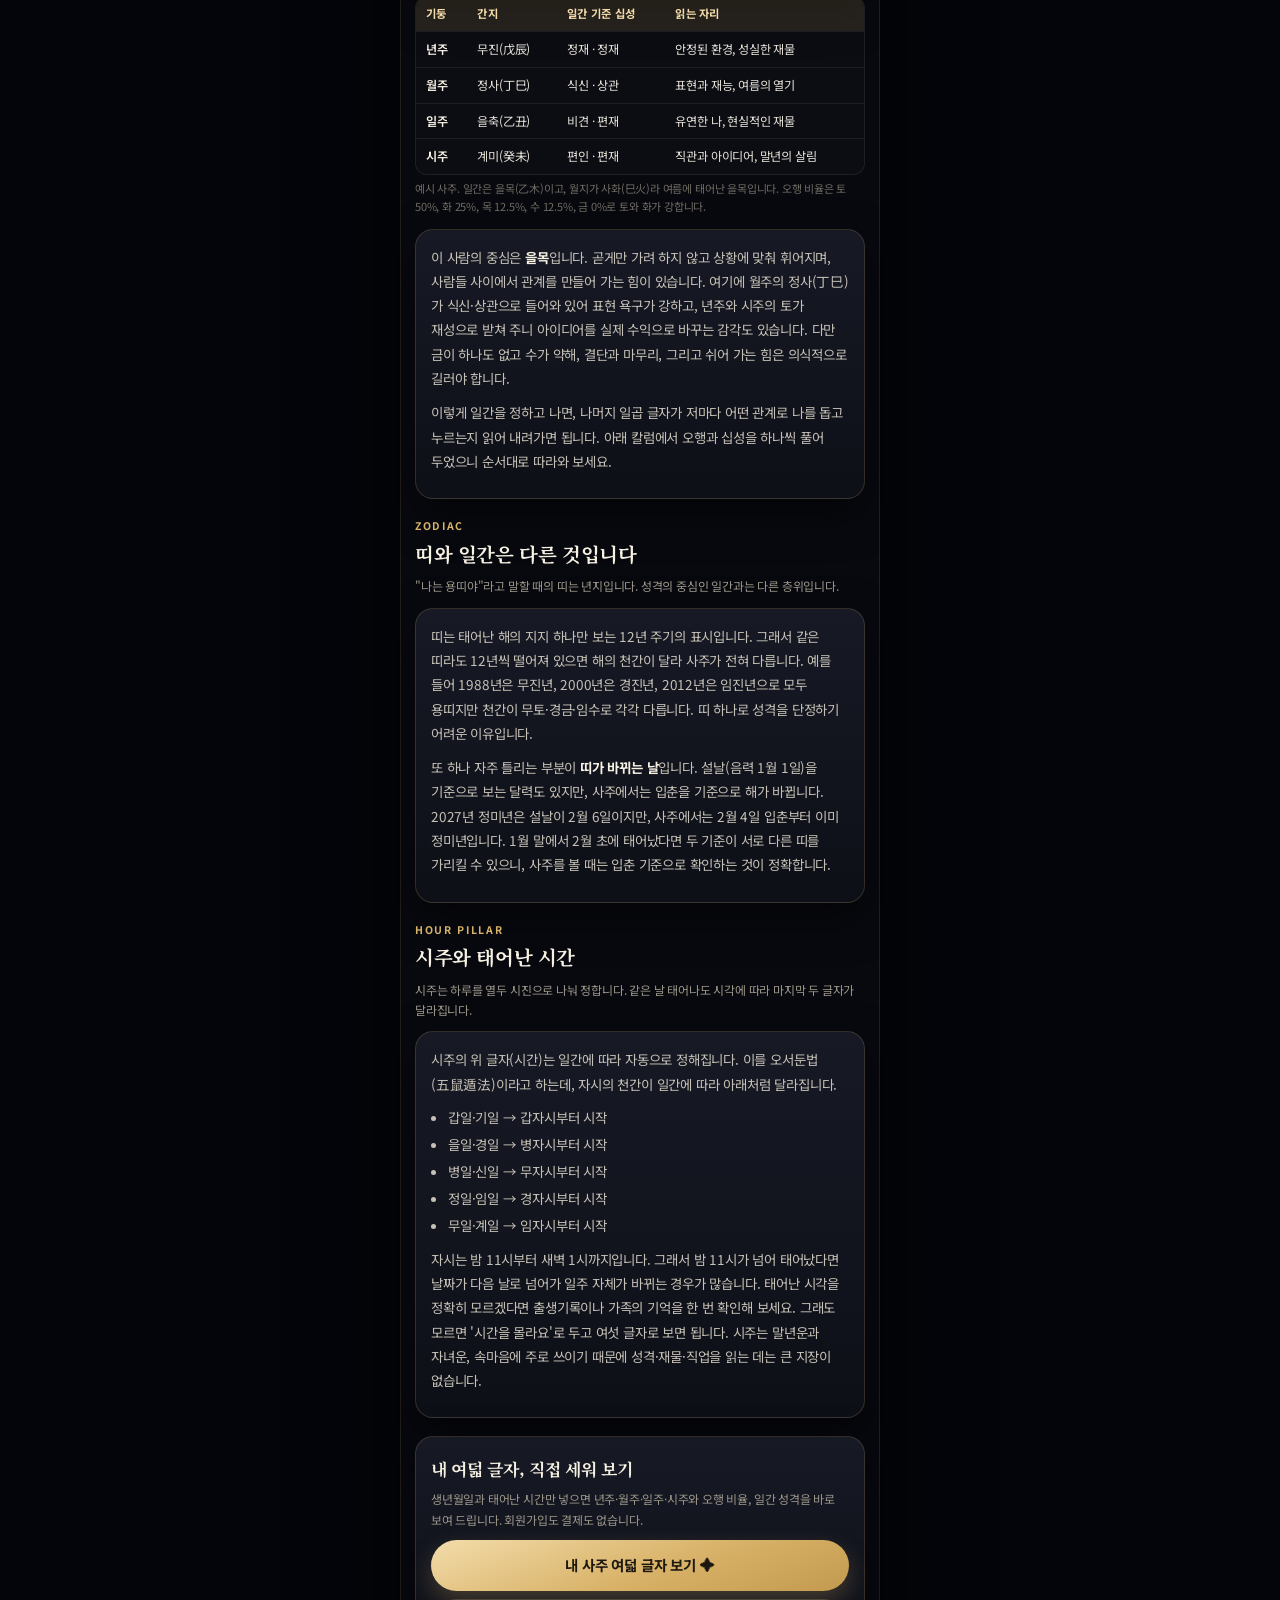
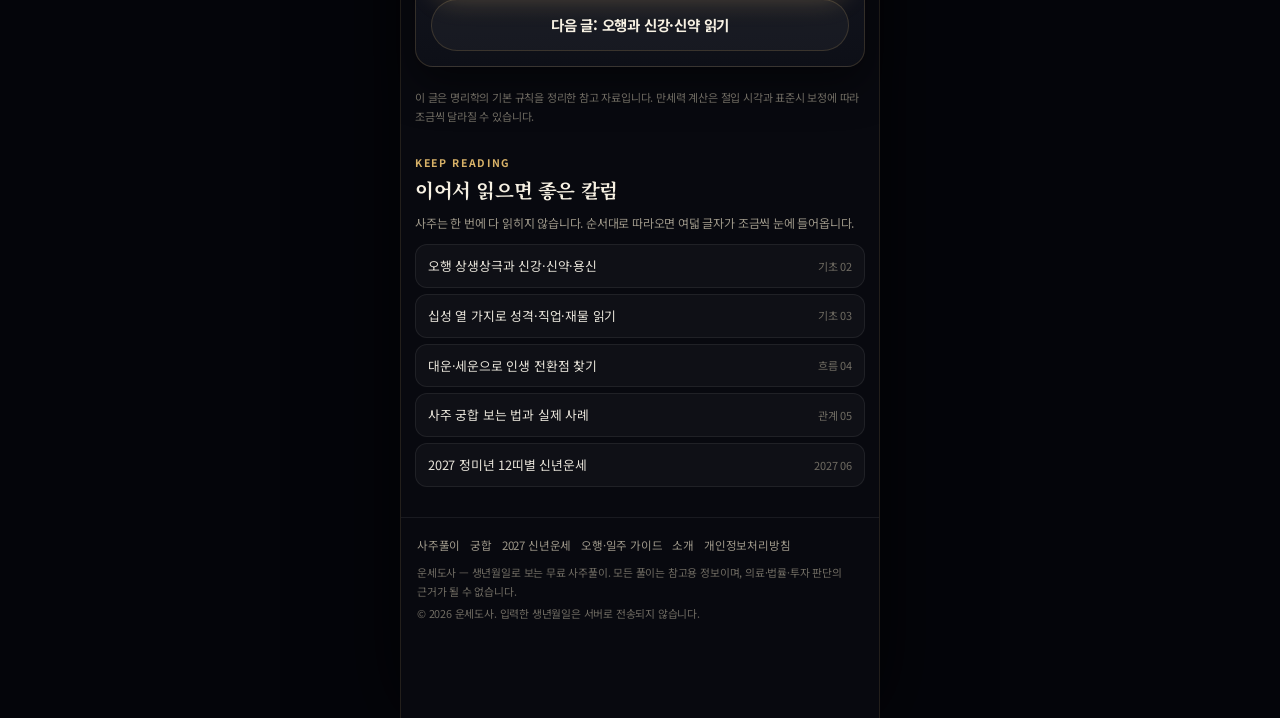
<file: guide-manseryeok.html>
<!DOCTYPE html>
<html lang="ko">
<head>
<meta charset="utf-8">
<meta name="viewport" content="width=device-width, initial-scale=1, viewport-fit=cover">
<title>만세력 사주팔자 보는 법 | 년주·월주·일주·시주 여덟 글자와 내 띠 — 운세도사</title>
<meta name="description" content="만세력이 무엇이고 사주팔자 네 기둥(년주·월주·일주·시주)을 어떻게 세우는지, 천간 10개와 지지 12개, 일간과 띠를 구분하는 법을 표로 정리했습니다. 입춘 기준 띠 계산과 태어난 시간을 모를 때의 처리까지.">
<meta name="keywords" content="만세력, 사주팔자, 사주 보는 법, 년주 월주 일주 시주, 천간 지지, 일간, 띠 계산, 입춘, 사주 기초">
<meta name="author" content="운세도사">
<meta name="robots" content="index,follow">
<link rel="canonical" href="https://hanibori.github.io/guide-manseryeok.html">
<meta property="og:type" content="article">
<meta property="og:title" content="만세력 사주팔자 보는 법 — 운세도사">
<meta property="og:description" content="여덟 글자가 어떻게 만들어지는지, 일간과 띠는 왜 다른지 표로 정리한 사주 기초 칼럼.">
<meta property="og:url" content="https://hanibori.github.io/guide-manseryeok.html">
<meta property="og:image" content="https://hanibori.github.io/og.png?v=2">
<meta property="og:image:width" content="1200">
<meta property="og:image:height" content="630">
<meta property="og:site_name" content="운세도사">
<meta name="twitter:card" content="summary_large_image">
<meta name="theme-color" content="#08090f">
<link rel="icon" href="favicon.png?v=3" type="image/png">
<link rel="apple-touch-icon" href="apple-touch-icon.png?v=3">
<link rel="preconnect" href="https://fonts.googleapis.com">
<link rel="preconnect" href="https://fonts.gstatic.com" crossorigin>
<link href="https://fonts.googleapis.com/css2?family=Noto+Sans+KR:wght@400;500;700&family=Noto+Serif+KR:wght@400;600;700&display=swap" rel="stylesheet">
<link rel="stylesheet" href="css/style.css?v=4">
<!-- Google AdSense (자동 광고) -->
<script async src="https://pagead2.googlesyndication.com/pagead/js/adsbygoogle.js?client=ca-pub-3523393668102318" crossorigin="anonymous"></script>
<!-- Google Analytics 4 (gtag.js) -->
<script async src="https://www.googletagmanager.com/gtag/js?id=G-Q6RLLX0X1D"></script>
<script>
  window.dataLayer = window.dataLayer || [];
  function gtag(){dataLayer.push(arguments);}
  gtag('js', new Date());
  gtag('config', 'G-Q6RLLX0X1D');
</script>
<script type="application/ld+json">
{
  "@context": "https://schema.org",
  "@type": "Article",
  "headline": "만세력 사주팔자 보는 법 — 네 기둥과 여덟 글자",
  "description": "만세력이 무엇이고 사주팔자 네 기둥(년주·월주·일주·시주)을 어떻게 세우는지, 천간 10개와 지지 12개, 일간과 띠를 구분하는 법을 표로 정리했습니다. 입춘 기준 띠 계산과 태어난 시간을 모를 때의 처리까지.",
  "inLanguage": "ko-KR",
  "datePublished": "2026-11-27",
  "dateModified": "2026-11-27",
  "mainEntityOfPage": { "@type": "WebPage", "@id": "https://hanibori.github.io/guide-manseryeok.html" },
  "image": "https://hanibori.github.io/og.png?v=2",
  "author": { "@type": "Organization", "name": "운세도사", "url": "https://hanibori.github.io/about.html" },
  "publisher": { "@type": "Organization", "name": "운세도사", "url": "https://hanibori.github.io/" }
}
</script>
</head>
<body data-page="guide">
<div class="app">

  <header class="appbar">
    <a class="appbar-back" href="guide.html" aria-label="가이드 목록으로">←</a>
    <span class="appbar-title">만세력·사주팔자</span>
    <span class="free-pill">무료</span>
  </header>

  <main class="app-main">


    <section class="page-head">
      <span class="eyebrow">GUIDE 01 · 만세력</span>
      <h1>사주팔자 <span class="gold">여덟 글자</span>,<br>어디서 나오는 걸까</h1>
      <p>태어난 해·달·날·시각을 네 기둥으로 세우면 여덟 글자가 남습니다. 만세력이 그 계산을 대신 해 주고, 우리는 그 글자를 읽으면 됩니다.</p>
      <p class="col-meta">2026년 11월 27일 정리 · 읽는 시간 약 7분</p>
    </section>

    <section class="page-sec">
      <div class="card prose">
        <h2 style="margin-top:0">만세력은 사주의 달력입니다</h2>
        <p>만세력(萬歲曆)은 해마다의 양력·음력 날짜와 24절기, 그리고 그날의 간지(干支)를 함께 적어 둔 달력입니다. 사주를 세우려면 내가 태어난 날이 60갑자 가운데 몇 번째인지, 그날의 시각은 어느 지지에 속하는지를 알아야 하는데, 이 계산을 사람이 손으로 하기는 거의 불가능합니다. 만세력은 그 계산을 미리 해 둔 표이고, 요즘은 생년월일을 넣으면 바로 계산해 주는 웹사이트가 그 역할을 대신합니다.</p>
        <p>여기서 가장 많이 걸리는 부분이 <strong>달력의 기준</strong>입니다. 사주는 양력 생일을 그대로 쓰지 않고, 해와 달을 절기로 나눕니다. 입춘이 지나야 새해의 기운이 시작되고, 입춘부터 경칩 전까지가 인월(寅月)입니다. 2026년 입춘은 2월 4일 새벽이었으니, 2월 3일생과 2월 5일생은 하루 이틀 차이로 해의 간지와 띠가 달라집니다. 1월생이 음력으로는 전년도 12월인 경우도 마찬가지입니다.</p>
        <p>사주를 볼 때 쓰는 세 가지 시간 단위를 먼저 정리해 두겠습니다.</p>
        <ul>
          <li><strong>해</strong> — 입춘에서 다음 입춘 전까지. 년주(年柱)가 됩니다.</li>
          <li><strong>달</strong> — 24절기의 절입일 기준. 인월·묘월처럼 열두 달로 나뉘고 월주(月柱)가 됩니다.</li>
          <li><strong>때</strong> — 하루를 두 시간씩 열두 시진으로 나눈 것. 시주(時柱)가 됩니다.</li>
        </ul>
        <p>이렇게 해·달·날·시각에 각각 한 쌍의 글자를 배정하면 네 기둥, 곧 사주(四柱)가 되고 글자는 모두 여덟 개라 사주팔자(四柱八字)라고 부릅니다.</p>
      </div>
    </section>

    <section class="page-sec">
      <div class="sec-head">
        <span class="sec-kicker">FOUR PILLARS</span>
        <h2>네 기둥은 각각 다른 자리를 봅니다</h2>
        <p>같은 여덟 글자라도 어느 기둥에 있느냐에 따라 읽는 대상이 달라집니다.</p>
      </div>
      <div class="tbl-wrap">
        <table>
          <thead><tr><th>기둥</th><th>무엇으로 세우나</th><th>주로 보는 것</th></tr></thead>
          <tbody>
            <tr><td>년주</td><td>태어난 해의 간지</td><td>조상과 사회 환경, 초년운(0~15세)</td></tr>
            <tr><td>월주</td><td>절기로 나눈 달의 간지</td><td>부모·형제, 성장 환경, 청년운(16~30세)</td></tr>
            <tr><td>일주</td><td>태어난 날의 간지</td><td>나 자신과 배우자 자리, 중년운(31~45세)</td></tr>
            <tr><td>시주</td><td>태어난 시각의 간지</td><td>자녀·제자, 말년운(46세 이후), 속마음</td></tr>
          </tbody>
        </table>
      </div>
      <p class="tbl-cap">년주는 사회가 나를 보는 틀, 일주는 내가 나로 사는 방식이라고 이해하면 쉽습니다. 그래서 사주에서 가장 무게를 두는 곳은 언제나 일주, 그중에서도 일간입니다.</p>
      <div class="card prose">
        <p>네 기둥을 세울 때 실제로는 월주가 가장 까다롭습니다. 달은 1일이 아니라 절입일(節入日)에 바뀌기 때문에, 같은 2월생이라도 입춘 전이면 축월, 입춘 뒤면 인월로 월주가 통째로 달라집니다. 절입 시각까지 따져야 하는 이유가 여기에 있습니다. 태어난 날짜만 알고 시각을 모르면 시주 하나를 비우고 여섯 글자로 보는데, 이때도 성격과 재물·직업운은 충분히 읽을 수 있습니다.</p>
      </div>
    </section>

    <section class="page-sec">
      <div class="sec-head">
        <span class="sec-kicker">TEN STEMS</span>
        <h2>천간 열 글자 — 하늘의 기운</h2>
        <p>갑을병정무기경신임계. 위에 놓이는 글자로, 겉으로 드러나는 성향과 사건의 결을 나타냅니다.</p>
      </div>
      <div class="tbl-wrap">
        <table>
          <thead><tr><th>천간</th><th>오행·음양</th><th>비유</th><th>성향 키워드</th></tr></thead>
          <tbody>
            <tr><td>갑(甲)</td><td>양목</td><td>큰 나무</td><td>곧음, 추진력, 리더십</td></tr>
            <tr><td>을(乙)</td><td>음목</td><td>풀·덩굴</td><td>유연함, 친화력, 끈기</td></tr>
            <tr><td>병(丙)</td><td>양화</td><td>한낮의 태양</td><td>열정, 표현, 솔직함</td></tr>
            <tr><td>정(丁)</td><td>음화</td><td>촛불·모닥불</td><td>섬세함, 집중, 따뜻함</td></tr>
            <tr><td>무(戊)</td><td>양토</td><td>산·제방</td><td>안정, 포용, 신뢰</td></tr>
            <tr><td>기(己)</td><td>음토</td><td>밭·화분</td><td>실속, 돌봄, 현실감</td></tr>
            <tr><td>경(庚)</td><td>양금</td><td>바위·도끼</td><td>결단, 의리, 승부</td></tr>
            <tr><td>신(辛)</td><td>음금</td><td>보석·칼날</td><td>정교함, 자존심, 미적 감각</td></tr>
            <tr><td>임(壬)</td><td>양수</td><td>바다·큰 강</td><td>포부, 유통, 지혜</td></tr>
            <tr><td>계(癸)</td><td>음수</td><td>비·연못</td><td>감수성, 직관, 스며듦</td></tr>
          </tbody>
        </table>
      </div>
      <div class="card prose">
        <p>천간은 홀수 번째(갑·병·무·경·임)가 양(陽), 짝수 번째(을·정·기·신·계)가 음(陰)입니다. 같은 나무라도 갑목은 곧게 뻗어 꺾이지 않는 큰 나무, 을목은 바람에 휘어도 살아남는 덩굴로 비유합니다. 사주에서 사람의 성격을 볼 때 "나는 어떤 나무인가"를 먼저 보는 이유가 여기에 있습니다.</p>
        <p>그리고 이 열 글자는 오행 다섯 개를 음양으로 쪼갠 것입니다. 목은 갑·을, 화는 병·정, 토는 무·기, 금은 경·신, 수는 임·계. 그래서 천간만 봐도 그 사람에게 어떤 기운이 겉으로 드러나는지 절반은 알 수 있습니다.</p>
      </div>
    </section>

    <section class="page-sec">
      <div class="sec-head">
        <span class="sec-kicker">TWELVE BRANCHES</span>
        <h2>지지 열두 글자 — 땅의 기운과 띠</h2>
        <p>자축인묘진사오미신유술해. 아래에 놓이는 글자로, 계절과 생활의 자리, 그리고 우리가 아는 띠를 만듭니다.</p>
      </div>
      <div class="tbl-wrap">
        <table>
          <thead><tr><th>지지</th><th>띠</th><th>오행</th><th>시간</th></tr></thead>
          <tbody>
            <tr><td>자(子)</td><td>쥐</td><td>수</td><td>23:00~01:00</td></tr>
            <tr><td>축(丑)</td><td>소</td><td>토</td><td>01:00~03:00</td></tr>
            <tr><td>인(寅)</td><td>호랑이</td><td>목</td><td>03:00~05:00</td></tr>
            <tr><td>묘(卯)</td><td>토끼</td><td>목</td><td>05:00~07:00</td></tr>
            <tr><td>진(辰)</td><td>용</td><td>토</td><td>07:00~09:00</td></tr>
            <tr><td>사(巳)</td><td>뱀</td><td>화</td><td>09:00~11:00</td></tr>
            <tr><td>오(午)</td><td>말</td><td>화</td><td>11:00~13:00</td></tr>
            <tr><td>미(未)</td><td>양</td><td>토</td><td>13:00~15:00</td></tr>
            <tr><td>신(申)</td><td>원숭이</td><td>금</td><td>15:00~17:00</td></tr>
            <tr><td>유(酉)</td><td>닭</td><td>금</td><td>17:00~19:00</td></tr>
            <tr><td>술(戌)</td><td>개</td><td>토</td><td>19:00~21:00</td></tr>
            <tr><td>해(亥)</td><td>돼지</td><td>수</td><td>21:00~23:00</td></tr>
          </tbody>
        </table>
      </div>
      <div class="card prose">
        <p>지지는 계절의 흐름을 담고 있습니다. 인·묘는 봄의 목, 사·오는 여름의 화, 신·유는 가을의 금, 해·자는 겨울의 수이고, 진·술·축·미는 계절과 계절 사이의 토입니다. 그래서 태어난 달의 지지가 무엇이냐가 사주의 온도와 습도를 거의 결정합니다. 여름의 사·오월에 태어났다면 사주가 덥고, 겨울의 해·자월에 태어났다면 차가운 쪽에서 출발합니다.</p>
      </div>
    </section>

    <section class="page-sec">
      <div class="sec-head">
        <span class="sec-kicker">DAY MASTER</span>
        <h2>일간이 바로 '나'입니다</h2>
        <p>여덟 글자 가운데 다섯 번째 글자, 일주 위에 놓인 글자가 일간입니다. 사주 해석의 기준점입니다.</p>
      </div>
      <div class="card prose">
        <p>사주를 볼 때 다른 일곱 글자는 모두 일간을 기준으로 관계를 따집니다. 나를 낳아 주는 기운인지, 내가 낳는 기운인지, 나를 누르는 기운인지 — 이 관계가 십성(十星)이고, 그 관계가 어느 자리에 있는지가 운의 모양을 만듭니다. 그래서 내 사주를 읽는 첫걸음은 언제나 "내 일간은 무엇인가"를 확인하는 것입니다.</p>
        <p>예를 하나 들어 보겠습니다. 1988년 5월 10일 오후 2시에 태어난 남성의 사주는 아래처럼 세워집니다.</p>
      </div>
      <div class="tbl-wrap">
        <table>
          <thead><tr><th>기둥</th><th>간지</th><th>일간 기준 십성</th><th>읽는 자리</th></tr></thead>
          <tbody>
            <tr><td>년주</td><td>무진(戊辰)</td><td>정재 · 정재</td><td>안정된 환경, 성실한 재물</td></tr>
            <tr><td>월주</td><td>정사(丁巳)</td><td>식신 · 상관</td><td>표현과 재능, 여름의 열기</td></tr>
            <tr><td>일주</td><td>을축(乙丑)</td><td>비견 · 편재</td><td>유연한 나, 현실적인 재물</td></tr>
            <tr><td>시주</td><td>계미(癸未)</td><td>편인 · 편재</td><td>직관과 아이디어, 말년의 살림</td></tr>
          </tbody>
        </table>
      </div>
      <p class="tbl-cap">예시 사주. 일간은 을목(乙木)이고, 월지가 사화(巳火)라 여름에 태어난 을목입니다. 오행 비율은 토 50%, 화 25%, 목 12.5%, 수 12.5%, 금 0%로 토와 화가 강합니다.</p>
      <div class="card prose">
        <p>이 사람의 중심은 <strong>을목</strong>입니다. 곧게만 가려 하지 않고 상황에 맞춰 휘어지며, 사람들 사이에서 관계를 만들어 가는 힘이 있습니다. 여기에 월주의 정사(丁巳)가 식신·상관으로 들어와 있어 표현 욕구가 강하고, 년주와 시주의 토가 재성으로 받쳐 주니 아이디어를 실제 수익으로 바꾸는 감각도 있습니다. 다만 금이 하나도 없고 수가 약해, 결단과 마무리, 그리고 쉬어 가는 힘은 의식적으로 길러야 합니다.</p>
        <p>이렇게 일간을 정하고 나면, 나머지 일곱 글자가 저마다 어떤 관계로 나를 돕고 누르는지 읽어 내려가면 됩니다. 아래 칼럼에서 오행과 십성을 하나씩 풀어 두었으니 순서대로 따라와 보세요.</p>
      </div>
    </section>

    <section class="page-sec">
      <div class="sec-head">
        <span class="sec-kicker">ZODIAC</span>
        <h2>띠와 일간은 다른 것입니다</h2>
        <p>"나는 용띠야"라고 말할 때의 띠는 년지입니다. 성격의 중심인 일간과는 다른 층위입니다.</p>
      </div>
      <div class="card prose">
        <p>띠는 태어난 해의 지지 하나만 보는 12년 주기의 표시입니다. 그래서 같은 띠라도 12년씩 떨어져 있으면 해의 천간이 달라 사주가 전혀 다릅니다. 예를 들어 1988년은 무진년, 2000년은 경진년, 2012년은 임진년으로 모두 용띠지만 천간이 무토·경금·임수로 각각 다릅니다. 띠 하나로 성격을 단정하기 어려운 이유입니다.</p>
        <p>또 하나 자주 틀리는 부분이 <strong>띠가 바뀌는 날</strong>입니다. 설날(음력 1월 1일)을 기준으로 보는 달력도 있지만, 사주에서는 입춘을 기준으로 해가 바뀝니다. 2027년 정미년은 설날이 2월 6일이지만, 사주에서는 2월 4일 입춘부터 이미 정미년입니다. 1월 말에서 2월 초에 태어났다면 두 기준이 서로 다른 띠를 가리킬 수 있으니, 사주를 볼 때는 입춘 기준으로 확인하는 것이 정확합니다.</p>
      </div>
    </section>

    <section class="page-sec">
      <div class="sec-head">
        <span class="sec-kicker">HOUR PILLAR</span>
        <h2>시주와 태어난 시간</h2>
        <p>시주는 하루를 열두 시진으로 나눠 정합니다. 같은 날 태어나도 시각에 따라 마지막 두 글자가 달라집니다.</p>
      </div>
      <div class="card prose">
        <p>시주의 위 글자(시간)는 일간에 따라 자동으로 정해집니다. 이를 오서둔법(五鼠遁法)이라고 하는데, 자시의 천간이 일간에 따라 아래처럼 달라집니다.</p>
        <ul>
          <li>갑일·기일 → 갑자시부터 시작</li>
          <li>을일·경일 → 병자시부터 시작</li>
          <li>병일·신일 → 무자시부터 시작</li>
          <li>정일·임일 → 경자시부터 시작</li>
          <li>무일·계일 → 임자시부터 시작</li>
        </ul>
        <p>자시는 밤 11시부터 새벽 1시까지입니다. 그래서 밤 11시가 넘어 태어났다면 날짜가 다음 날로 넘어가 일주 자체가 바뀌는 경우가 많습니다. 태어난 시각을 정확히 모르겠다면 출생기록이나 가족의 기억을 한 번 확인해 보세요. 그래도 모르면 '시간을 몰라요'로 두고 여섯 글자로 보면 됩니다. 시주는 말년운과 자녀운, 속마음에 주로 쓰이기 때문에 성격·재물·직업을 읽는 데는 큰 지장이 없습니다.</p>
      </div>
    </section>

    <section class="page-sec">
      <div class="card">
        <div class="sec-head" style="margin-bottom:10px">
          <h2 style="font-size:17px">내 여덟 글자, 직접 세워 보기</h2>
          <p>생년월일과 태어난 시간만 넣으면 년주·월주·일주·시주와 오행 비율, 일간 성격을 바로 보여 드립니다. 회원가입도 결제도 없습니다.</p>
        </div>
        <div class="col-cta">
          <a class="btn btn-primary btn-block" href="index.html">내 사주 여덟 글자 보기 ✦</a>
          <a class="btn btn-ghost btn-block" href="guide-oheng.html">다음 글: 오행과 신강·신약 읽기</a>
        </div>
      </div>
      <p class="note" style="border:0;padding-top:10px">이 글은 명리학의 기본 규칙을 정리한 참고 자료입니다. 만세력 계산은 절입 시각과 표준시 보정에 따라 조금씩 달라질 수 있습니다.</p>
    </section>

    <section class="page-sec">
      <div class="sec-head">
        <span class="sec-kicker">KEEP READING</span>
        <h2>이어서 읽으면 좋은 칼럼</h2>
        <p>사주는 한 번에 다 읽히지 않습니다. 순서대로 따라오면 여덟 글자가 조금씩 눈에 들어옵니다.</p>
      </div>
      <div class="col-links">
        <a href="guide-oheng.html">오행 상생상극과 신강·신약·용신<span>기초 02</span></a>
        <a href="guide-sipseong.html">십성 열 가지로 성격·직업·재물 읽기<span>기초 03</span></a>
        <a href="guide-daeun.html">대운·세운으로 인생 전환점 찾기<span>흐름 04</span></a>
        <a href="guide-compatibility.html">사주 궁합 보는 법과 실제 사례<span>관계 05</span></a>
        <a href="guide-2027-zodiac.html">2027 정미년 12띠별 신년운세<span>2027 06</span></a>
      </div>
    </section>

  </main>

  <footer class="app-foot">
    <div class="ft-links">
      <a href="index.html">사주풀이</a>
      <a href="compatibility.html">궁합</a>
      <a href="newyear-2027.html">2027 신년운세</a>
      <a href="guide.html">오행·일주 가이드</a>
      <a href="about.html">소개</a>
      <a href="privacy.html">개인정보처리방침</a>
    </div>
    <p>운세도사 — 생년월일로 보는 무료 사주풀이. 모든 풀이는 참고용 정보이며, 의료·법률·투자 판단의 근거가 될 수 없습니다.</p>
    <p>© 2026 운세도사. 입력한 생년월일은 서버로 전송되지 않습니다.</p>
  </footer>

  <nav class="tabbar" aria-label="하단 메뉴">
    <a href="index.html" data-tab="home">
      <svg viewBox="0 0 24 24" aria-hidden="true"><path d="M4 10.5 12 4l8 6.5V19a1 1 0 0 1-1 1h-4.5v-5.5h-5V20H5a1 1 0 0 1-1-1z"/></svg>
      <span>홈</span>
    </a>
    <a href="index.html#feed" data-tab="saju">
      <svg viewBox="0 0 24 24" aria-hidden="true"><circle cx="12" cy="12" r="8.2"/><path d="M12 3.8a4.1 4.1 0 0 1 0 8.2 4.1 4.1 0 0 0 0 8.2"/></svg>
      <span>정통사주</span>
    </a>
    <a href="compatibility.html" data-tab="compat">
      <svg viewBox="0 0 24 24" aria-hidden="true"><path d="M12 20s-7.5-4.6-7.5-9.4A4.1 4.1 0 0 1 12 7.6a4.1 4.1 0 0 1 7.5 3C19.5 15.4 12 20 12 20z"/></svg>
      <span>궁합</span>
    </a>
    <a href="newyear-2027.html" data-tab="newyear">
      <svg viewBox="0 0 24 24" aria-hidden="true"><path d="M12 3.6v2.2M12 18.2v2.2M4.3 12H2.1M21.9 12h-2.2M6.5 6.5 5 5M19 19l-1.5-1.5M17.5 6.5 19 5M5 19l1.5-1.5"/><circle cx="12" cy="12" r="4"/></svg>
      <span>2027운세</span>
    </a>
    <a href="guide.html" data-tab="guide" class="on">
      <svg viewBox="0 0 24 24" aria-hidden="true"><path d="M4 5.5A1.5 1.5 0 0 1 5.5 4H11v16H5.5A1.5 1.5 0 0 1 4 18.5zM20 5.5A1.5 1.5 0 0 0 18.5 4H13v16h5.5A1.5 1.5 0 0 0 20 18.5z"/></svg>
      <span>가이드</span>
    </a>
  </nav>
</div>
</body>
</html>
</file>
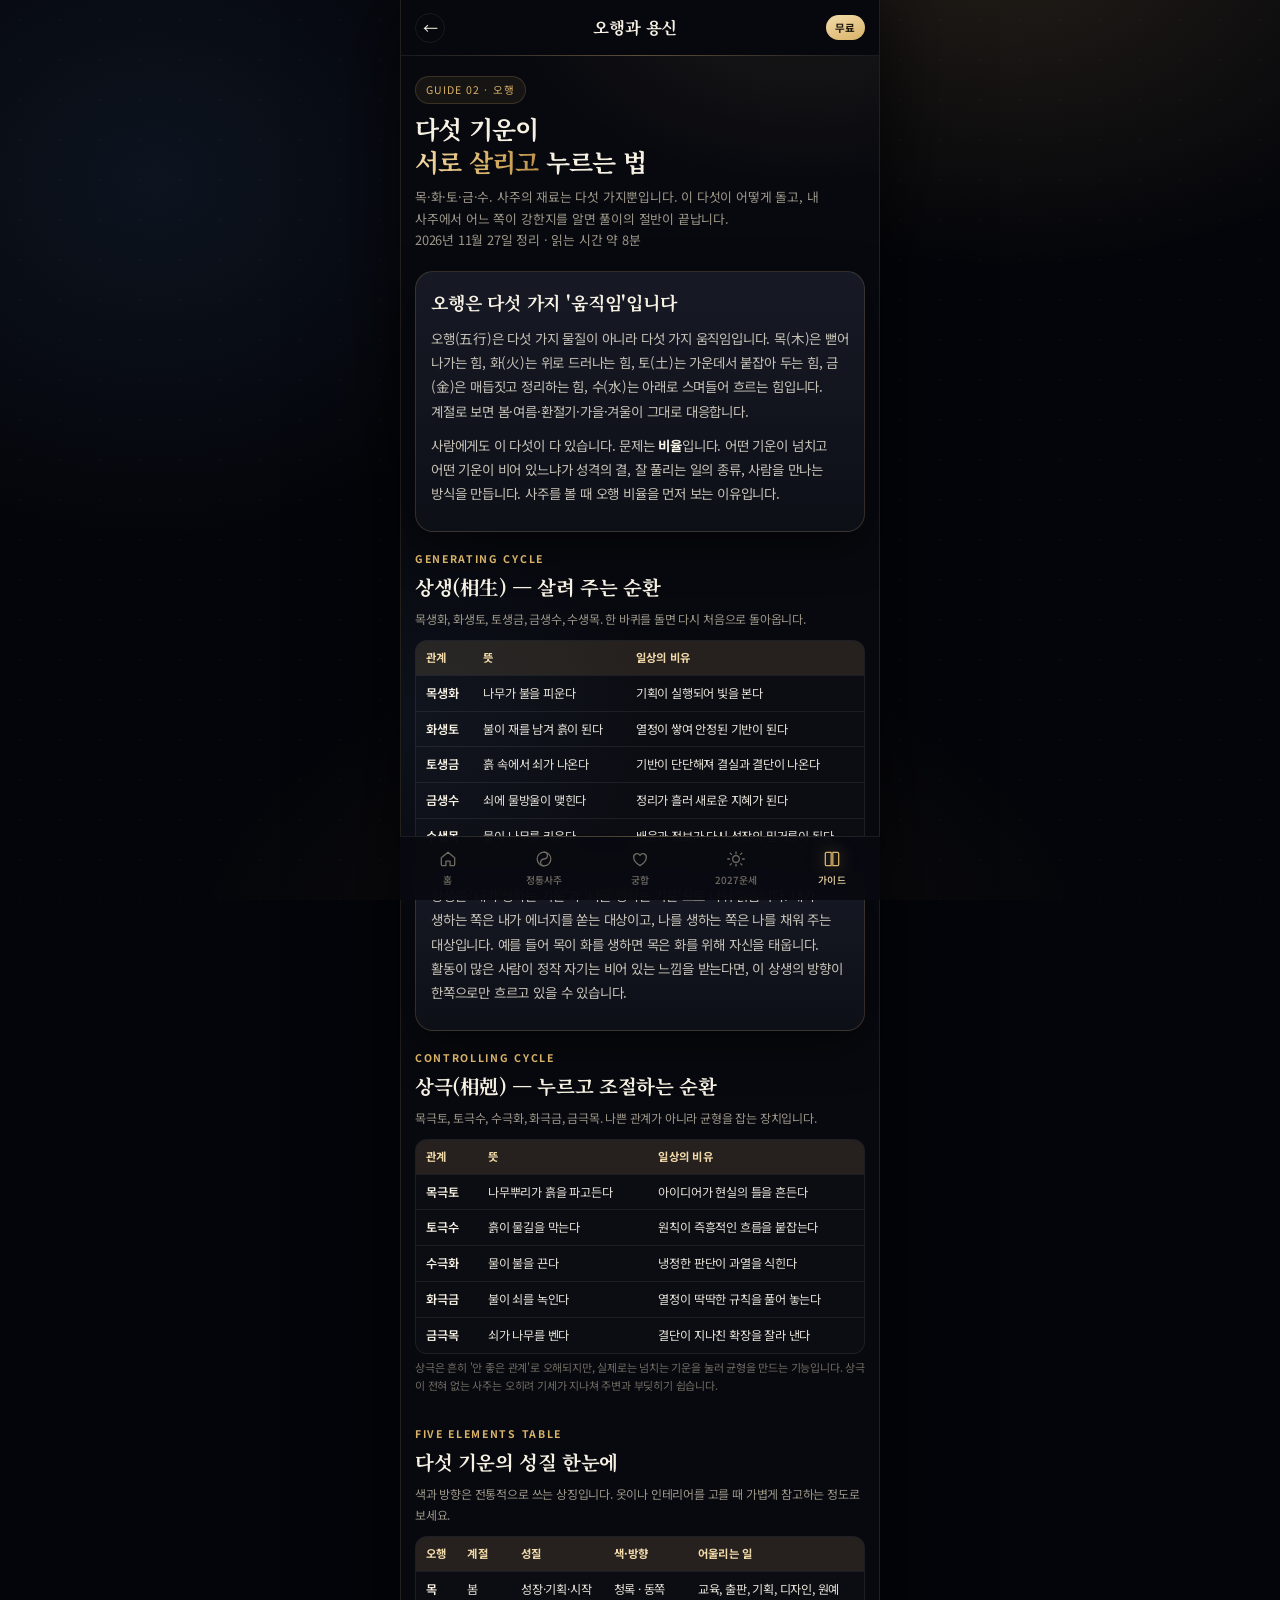
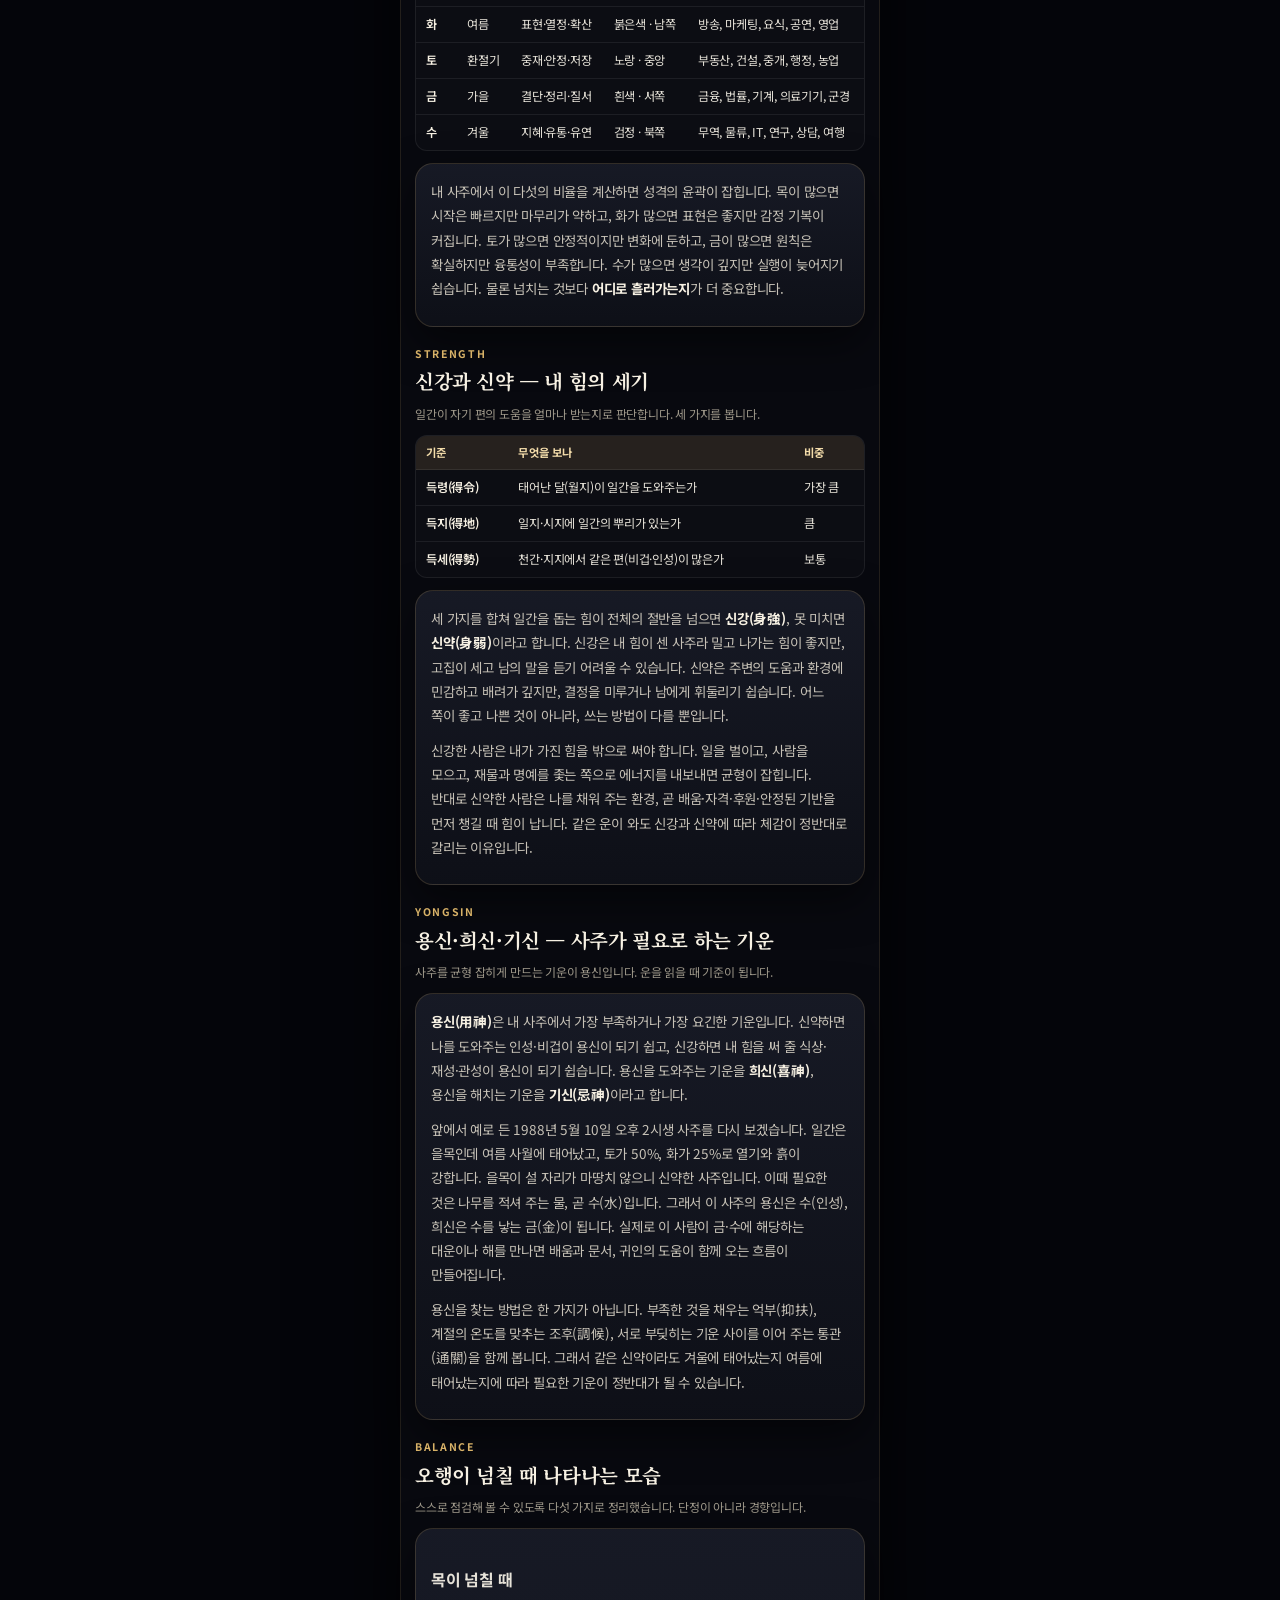
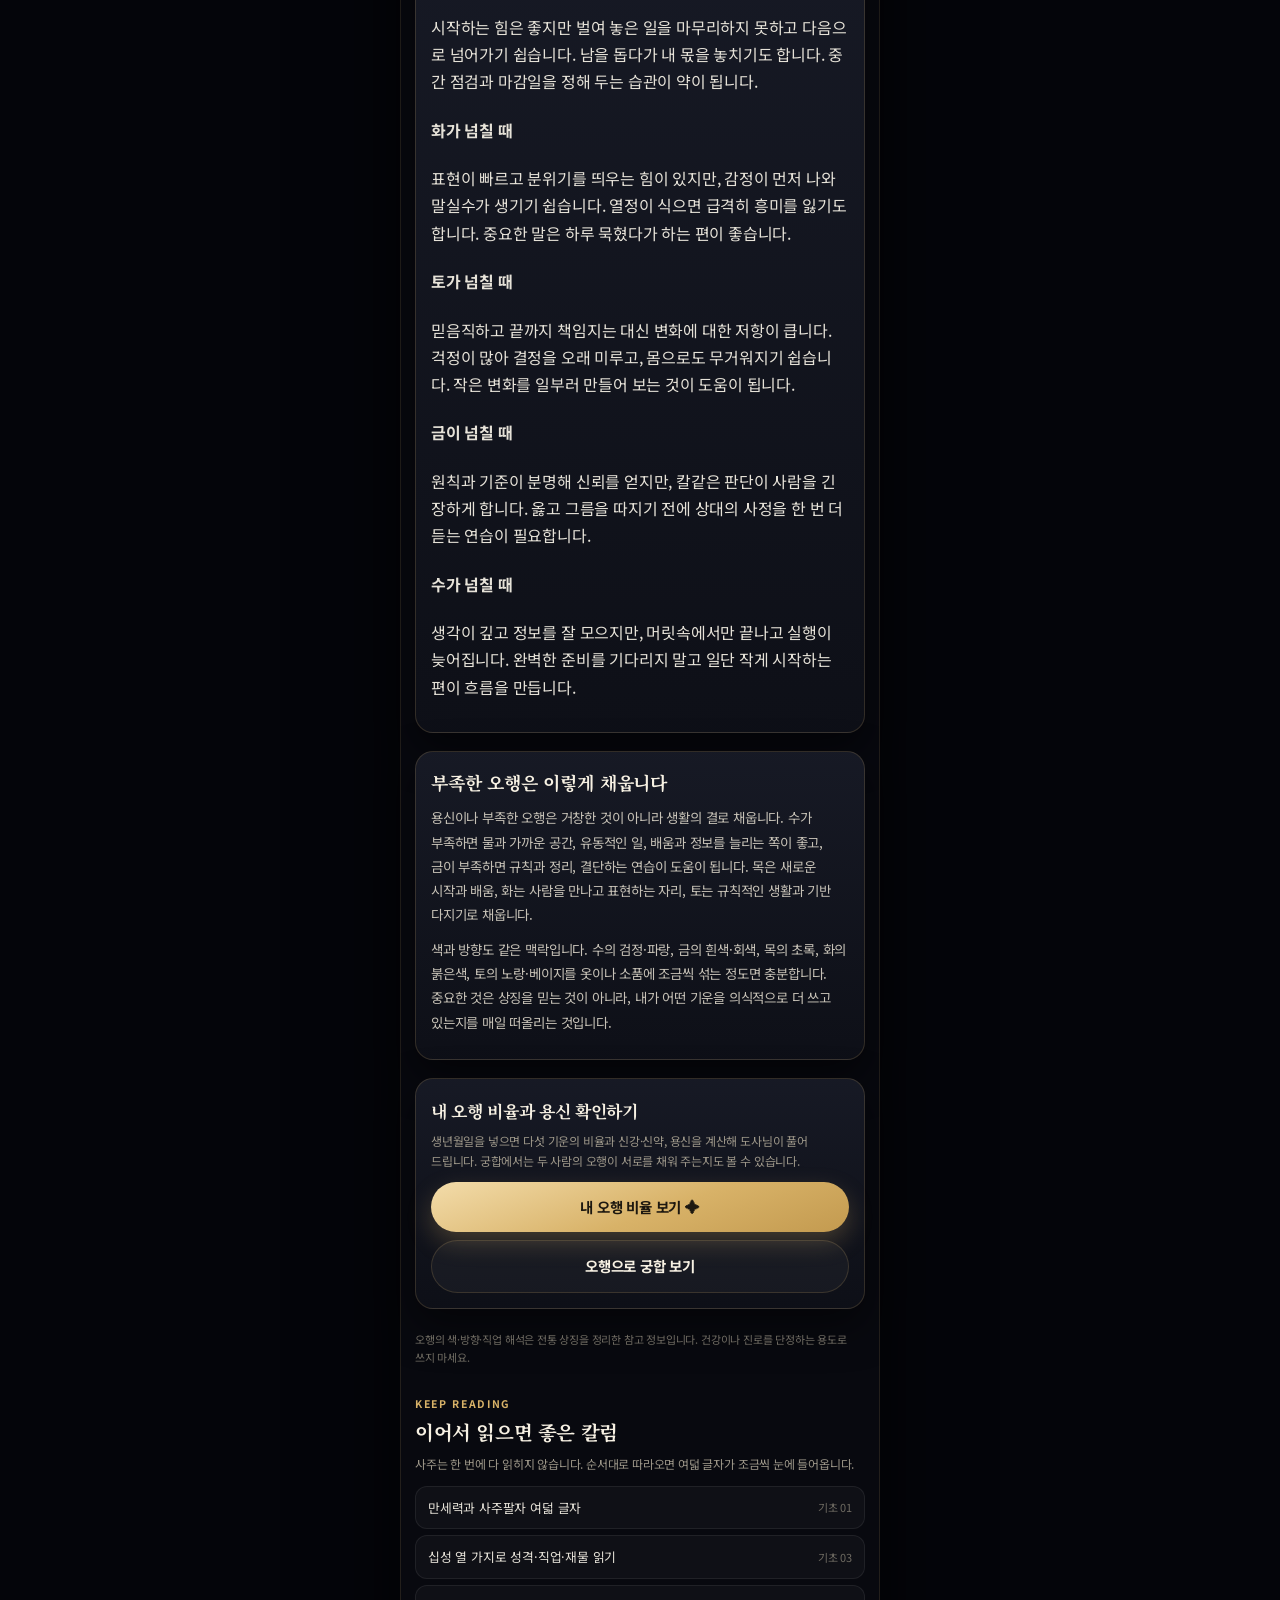
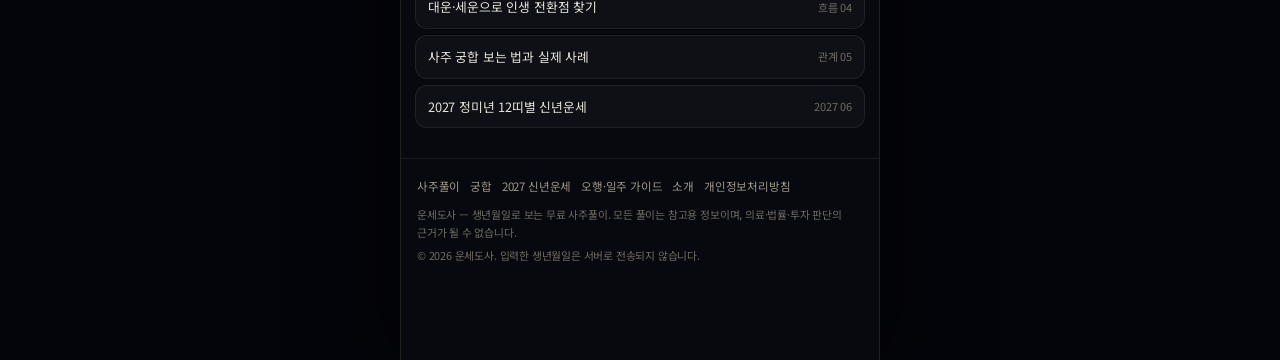
<file: guide-oheng.html>
<!DOCTYPE html>
<html lang="ko">
<head>
<meta charset="utf-8">
<meta name="viewport" content="width=device-width, initial-scale=1, viewport-fit=cover">
<title>오행 상생상극과 신강·신약·용신 이해하기 | 사주 기초 — 운세도사</title>
<meta name="description" content="목·화·토·금·수 오행의 성질과 상생·상극 순환, 신강·신약을 판단하는 세 가지 기준(득령·득지·득세), 용신과 희신·기신을 찾는 법을 표와 예시로 설명합니다.">
<meta name="keywords" content="오행, 상생상극, 목화토금수, 신강 신약, 용신, 희신, 기신, 사주 오행 비율, 사주 보는 법">
<meta name="author" content="운세도사">
<meta name="robots" content="index,follow">
<link rel="canonical" href="https://hanibori.github.io/guide-oheng.html">
<meta property="og:type" content="article">
<meta property="og:title" content="오행 상생상극과 신강·신약·용신 — 운세도사">
<meta property="og:description" content="다섯 기운이 서로 살리고 누르는 법, 그리고 내 사주가 강한지 약한지를 판단하는 기준.">
<meta property="og:url" content="https://hanibori.github.io/guide-oheng.html">
<meta property="og:image" content="https://hanibori.github.io/og.png?v=2">
<meta property="og:image:width" content="1200">
<meta property="og:image:height" content="630">
<meta property="og:site_name" content="운세도사">
<meta name="twitter:card" content="summary_large_image">
<meta name="theme-color" content="#08090f">
<link rel="icon" href="favicon.png?v=3" type="image/png">
<link rel="apple-touch-icon" href="apple-touch-icon.png?v=3">
<link rel="preconnect" href="https://fonts.googleapis.com">
<link rel="preconnect" href="https://fonts.gstatic.com" crossorigin>
<link href="https://fonts.googleapis.com/css2?family=Noto+Sans+KR:wght@400;500;700&family=Noto+Serif+KR:wght@400;600;700&display=swap" rel="stylesheet">
<link rel="stylesheet" href="css/style.css?v=4">
<!-- Google AdSense (자동 광고) -->
<script async src="https://pagead2.googlesyndication.com/pagead/js/adsbygoogle.js?client=ca-pub-3523393668102318" crossorigin="anonymous"></script>
<!-- Google Analytics 4 (gtag.js) -->
<script async src="https://www.googletagmanager.com/gtag/js?id=G-Q6RLLX0X1D"></script>
<script>
  window.dataLayer = window.dataLayer || [];
  function gtag(){dataLayer.push(arguments);}
  gtag('js', new Date());
  gtag('config', 'G-Q6RLLX0X1D');
</script>
<script type="application/ld+json">
{
  "@context": "https://schema.org",
  "@type": "Article",
  "headline": "오행 상생상극과 신강·신약·용신 이해하기",
  "description": "목·화·토·금·수 오행의 성질과 상생·상극 순환, 신강·신약을 판단하는 세 가지 기준(득령·득지·득세), 용신과 희신·기신을 찾는 법을 표와 예시로 설명합니다.",
  "inLanguage": "ko-KR",
  "datePublished": "2026-11-27",
  "dateModified": "2026-11-27",
  "mainEntityOfPage": { "@type": "WebPage", "@id": "https://hanibori.github.io/guide-oheng.html" },
  "image": "https://hanibori.github.io/og.png?v=2",
  "author": { "@type": "Organization", "name": "운세도사", "url": "https://hanibori.github.io/about.html" },
  "publisher": { "@type": "Organization", "name": "운세도사", "url": "https://hanibori.github.io/" }
}
</script>
</head>
<body data-page="guide">
<div class="app">

  <header class="appbar">
    <a class="appbar-back" href="guide.html" aria-label="가이드 목록으로">←</a>
    <span class="appbar-title">오행과 용신</span>
    <span class="free-pill">무료</span>
  </header>

  <main class="app-main">


    <section class="page-head">
      <span class="eyebrow">GUIDE 02 · 오행</span>
      <h1>다섯 기운이<br><span class="gold">서로 살리고</span> 누르는 법</h1>
      <p>목·화·토·금·수. 사주의 재료는 다섯 가지뿐입니다. 이 다섯이 어떻게 돌고, 내 사주에서 어느 쪽이 강한지를 알면 풀이의 절반이 끝납니다.</p>
      <p class="col-meta">2026년 11월 27일 정리 · 읽는 시간 약 8분</p>
    </section>

    <section class="page-sec">
      <div class="card prose">
        <h2 style="margin-top:0">오행은 다섯 가지 '움직임'입니다</h2>
        <p>오행(五行)은 다섯 가지 물질이 아니라 다섯 가지 움직임입니다. 목(木)은 뻗어 나가는 힘, 화(火)는 위로 드러나는 힘, 토(土)는 가운데서 붙잡아 두는 힘, 금(金)은 매듭짓고 정리하는 힘, 수(水)는 아래로 스며들어 흐르는 힘입니다. 계절로 보면 봄·여름·환절기·가을·겨울이 그대로 대응합니다.</p>
        <p>사람에게도 이 다섯이 다 있습니다. 문제는 <strong>비율</strong>입니다. 어떤 기운이 넘치고 어떤 기운이 비어 있느냐가 성격의 결, 잘 풀리는 일의 종류, 사람을 만나는 방식을 만듭니다. 사주를 볼 때 오행 비율을 먼저 보는 이유입니다.</p>
      </div>
    </section>

    <section class="page-sec">
      <div class="sec-head">
        <span class="sec-kicker">GENERATING CYCLE</span>
        <h2>상생(相生) — 살려 주는 순환</h2>
        <p>목생화, 화생토, 토생금, 금생수, 수생목. 한 바퀴를 돌면 다시 처음으로 돌아옵니다.</p>
      </div>
      <div class="tbl-wrap">
        <table>
          <thead><tr><th>관계</th><th>뜻</th><th>일상의 비유</th></tr></thead>
          <tbody>
            <tr><td>목생화</td><td>나무가 불을 피운다</td><td>기획이 실행되어 빛을 본다</td></tr>
            <tr><td>화생토</td><td>불이 재를 남겨 흙이 된다</td><td>열정이 쌓여 안정된 기반이 된다</td></tr>
            <tr><td>토생금</td><td>흙 속에서 쇠가 나온다</td><td>기반이 단단해져 결실과 결단이 나온다</td></tr>
            <tr><td>금생수</td><td>쇠에 물방울이 맺힌다</td><td>정리가 흘러 새로운 지혜가 된다</td></tr>
            <tr><td>수생목</td><td>물이 나무를 키운다</td><td>배움과 정보가 다시 성장의 밑거름이 된다</td></tr>
          </tbody>
        </table>
      </div>
      <div class="card prose">
        <p>상생은 '내가 생하는 기운'과 '나를 생하는 기운'으로 나눠 읽습니다. 내가 생하는 쪽은 내가 에너지를 쏟는 대상이고, 나를 생하는 쪽은 나를 채워 주는 대상입니다. 예를 들어 목이 화를 생하면 목은 화를 위해 자신을 태웁니다. 활동이 많은 사람이 정작 자기는 비어 있는 느낌을 받는다면, 이 상생의 방향이 한쪽으로만 흐르고 있을 수 있습니다.</p>
      </div>
    </section>

    <section class="page-sec">
      <div class="sec-head">
        <span class="sec-kicker">CONTROLLING CYCLE</span>
        <h2>상극(相剋) — 누르고 조절하는 순환</h2>
        <p>목극토, 토극수, 수극화, 화극금, 금극목. 나쁜 관계가 아니라 균형을 잡는 장치입니다.</p>
      </div>
      <div class="tbl-wrap">
        <table>
          <thead><tr><th>관계</th><th>뜻</th><th>일상의 비유</th></tr></thead>
          <tbody>
            <tr><td>목극토</td><td>나무뿌리가 흙을 파고든다</td><td>아이디어가 현실의 틀을 흔든다</td></tr>
            <tr><td>토극수</td><td>흙이 물길을 막는다</td><td>원칙이 즉흥적인 흐름을 붙잡는다</td></tr>
            <tr><td>수극화</td><td>물이 불을 끈다</td><td>냉정한 판단이 과열을 식힌다</td></tr>
            <tr><td>화극금</td><td>불이 쇠를 녹인다</td><td>열정이 딱딱한 규칙을 풀어 놓는다</td></tr>
            <tr><td>금극목</td><td>쇠가 나무를 벤다</td><td>결단이 지나친 확장을 잘라 낸다</td></tr>
          </tbody>
        </table>
      </div>
      <p class="tbl-cap">상극은 흔히 '안 좋은 관계'로 오해되지만, 실제로는 넘치는 기운을 눌러 균형을 만드는 기능입니다. 상극이 전혀 없는 사주는 오히려 기세가 지나쳐 주변과 부딪히기 쉽습니다.</p>
    </section>

    <section class="page-sec">
      <div class="sec-head">
        <span class="sec-kicker">FIVE ELEMENTS TABLE</span>
        <h2>다섯 기운의 성질 한눈에</h2>
        <p>색과 방향은 전통적으로 쓰는 상징입니다. 옷이나 인테리어를 고를 때 가볍게 참고하는 정도로 보세요.</p>
      </div>
      <div class="tbl-wrap">
        <table>
          <thead><tr><th>오행</th><th>계절</th><th>성질</th><th>색·방향</th><th>어울리는 일</th></tr></thead>
          <tbody>
            <tr><td>목</td><td>봄</td><td>성장·기획·시작</td><td>청록 · 동쪽</td><td>교육, 출판, 기획, 디자인, 원예</td></tr>
            <tr><td>화</td><td>여름</td><td>표현·열정·확산</td><td>붉은색 · 남쪽</td><td>방송, 마케팅, 요식, 공연, 영업</td></tr>
            <tr><td>토</td><td>환절기</td><td>중재·안정·저장</td><td>노랑 · 중앙</td><td>부동산, 건설, 중개, 행정, 농업</td></tr>
            <tr><td>금</td><td>가을</td><td>결단·정리·질서</td><td>흰색 · 서쪽</td><td>금융, 법률, 기계, 의료기기, 군경</td></tr>
            <tr><td>수</td><td>겨울</td><td>지혜·유통·유연</td><td>검정 · 북쪽</td><td>무역, 물류, IT, 연구, 상담, 여행</td></tr>
          </tbody>
        </table>
      </div>
      <div class="card prose">
        <p>내 사주에서 이 다섯의 비율을 계산하면 성격의 윤곽이 잡힙니다. 목이 많으면 시작은 빠르지만 마무리가 약하고, 화가 많으면 표현은 좋지만 감정 기복이 커집니다. 토가 많으면 안정적이지만 변화에 둔하고, 금이 많으면 원칙은 확실하지만 융통성이 부족합니다. 수가 많으면 생각이 깊지만 실행이 늦어지기 쉽습니다. 물론 넘치는 것보다 <strong>어디로 흘러가는지</strong>가 더 중요합니다.</p>
      </div>
    </section>

    <section class="page-sec">
      <div class="sec-head">
        <span class="sec-kicker">STRENGTH</span>
        <h2>신강과 신약 — 내 힘의 세기</h2>
        <p>일간이 자기 편의 도움을 얼마나 받는지로 판단합니다. 세 가지를 봅니다.</p>
      </div>
      <div class="tbl-wrap">
        <table>
          <thead><tr><th>기준</th><th>무엇을 보나</th><th>비중</th></tr></thead>
          <tbody>
            <tr><td>득령(得令)</td><td>태어난 달(월지)이 일간을 도와주는가</td><td>가장 큼</td></tr>
            <tr><td>득지(得地)</td><td>일지·시지에 일간의 뿌리가 있는가</td><td>큼</td></tr>
            <tr><td>득세(得勢)</td><td>천간·지지에서 같은 편(비겁·인성)이 많은가</td><td>보통</td></tr>
          </tbody>
        </table>
      </div>
      <div class="card prose">
        <p>세 가지를 합쳐 일간을 돕는 힘이 전체의 절반을 넘으면 <strong>신강(身強)</strong>, 못 미치면 <strong>신약(身弱)</strong>이라고 합니다. 신강은 내 힘이 센 사주라 밀고 나가는 힘이 좋지만, 고집이 세고 남의 말을 듣기 어려울 수 있습니다. 신약은 주변의 도움과 환경에 민감하고 배려가 깊지만, 결정을 미루거나 남에게 휘둘리기 쉽습니다. 어느 쪽이 좋고 나쁜 것이 아니라, 쓰는 방법이 다를 뿐입니다.</p>
        <p>신강한 사람은 내가 가진 힘을 밖으로 써야 합니다. 일을 벌이고, 사람을 모으고, 재물과 명예를 좇는 쪽으로 에너지를 내보내면 균형이 잡힙니다. 반대로 신약한 사람은 나를 채워 주는 환경, 곧 배움·자격·후원·안정된 기반을 먼저 챙길 때 힘이 납니다. 같은 운이 와도 신강과 신약에 따라 체감이 정반대로 갈리는 이유입니다.</p>
      </div>
    </section>

    <section class="page-sec">
      <div class="sec-head">
        <span class="sec-kicker">YONGSIN</span>
        <h2>용신·희신·기신 — 사주가 필요로 하는 기운</h2>
        <p>사주를 균형 잡히게 만드는 기운이 용신입니다. 운을 읽을 때 기준이 됩니다.</p>
      </div>
      <div class="card prose">
        <p><strong>용신(用神)</strong>은 내 사주에서 가장 부족하거나 가장 요긴한 기운입니다. 신약하면 나를 도와주는 인성·비겁이 용신이 되기 쉽고, 신강하면 내 힘을 써 줄 식상·재성·관성이 용신이 되기 쉽습니다. 용신을 도와주는 기운을 <strong>희신(喜神)</strong>, 용신을 해치는 기운을 <strong>기신(忌神)</strong>이라고 합니다.</p>
        <p>앞에서 예로 든 1988년 5월 10일 오후 2시생 사주를 다시 보겠습니다. 일간은 을목인데 여름 사월에 태어났고, 토가 50%, 화가 25%로 열기와 흙이 강합니다. 을목이 설 자리가 마땅치 않으니 신약한 사주입니다. 이때 필요한 것은 나무를 적셔 주는 물, 곧 수(水)입니다. 그래서 이 사주의 용신은 수(인성), 희신은 수를 낳는 금(金)이 됩니다. 실제로 이 사람이 금·수에 해당하는 대운이나 해를 만나면 배움과 문서, 귀인의 도움이 함께 오는 흐름이 만들어집니다.</p>
        <p>용신을 찾는 방법은 한 가지가 아닙니다. 부족한 것을 채우는 억부(抑扶), 계절의 온도를 맞추는 조후(調候), 서로 부딪히는 기운 사이를 이어 주는 통관(通關)을 함께 봅니다. 그래서 같은 신약이라도 겨울에 태어났는지 여름에 태어났는지에 따라 필요한 기운이 정반대가 될 수 있습니다.</p>
      </div>
    </section>

    <section class="page-sec">
      <div class="sec-head">
        <span class="sec-kicker">BALANCE</span>
        <h2>오행이 넘칠 때 나타나는 모습</h2>
        <p>스스로 점검해 볼 수 있도록 다섯 가지로 정리했습니다. 단정이 아니라 경향입니다.</p>
      </div>
      <div class="card">
        <div class="faq-item"><h4>목이 넘칠 때</h4><p>시작하는 힘은 좋지만 벌여 놓은 일을 마무리하지 못하고 다음으로 넘어가기 쉽습니다. 남을 돕다가 내 몫을 놓치기도 합니다. 중간 점검과 마감일을 정해 두는 습관이 약이 됩니다.</p></div>
        <div class="faq-item"><h4>화가 넘칠 때</h4><p>표현이 빠르고 분위기를 띄우는 힘이 있지만, 감정이 먼저 나와 말실수가 생기기 쉽습니다. 열정이 식으면 급격히 흥미를 잃기도 합니다. 중요한 말은 하루 묵혔다가 하는 편이 좋습니다.</p></div>
        <div class="faq-item"><h4>토가 넘칠 때</h4><p>믿음직하고 끝까지 책임지는 대신 변화에 대한 저항이 큽니다. 걱정이 많아 결정을 오래 미루고, 몸으로도 무거워지기 쉽습니다. 작은 변화를 일부러 만들어 보는 것이 도움이 됩니다.</p></div>
        <div class="faq-item"><h4>금이 넘칠 때</h4><p>원칙과 기준이 분명해 신뢰를 얻지만, 칼같은 판단이 사람을 긴장하게 합니다. 옳고 그름을 따지기 전에 상대의 사정을 한 번 더 듣는 연습이 필요합니다.</p></div>
        <div class="faq-item"><h4>수가 넘칠 때</h4><p>생각이 깊고 정보를 잘 모으지만, 머릿속에서만 끝나고 실행이 늦어집니다. 완벽한 준비를 기다리지 말고 일단 작게 시작하는 편이 흐름을 만듭니다.</p></div>
      </div>
    </section>

    <section class="page-sec">
      <div class="card prose">
        <h2 style="margin-top:0">부족한 오행은 이렇게 채웁니다</h2>
        <p>용신이나 부족한 오행은 거창한 것이 아니라 생활의 결로 채웁니다. 수가 부족하면 물과 가까운 공간, 유동적인 일, 배움과 정보를 늘리는 쪽이 좋고, 금이 부족하면 규칙과 정리, 결단하는 연습이 도움이 됩니다. 목은 새로운 시작과 배움, 화는 사람을 만나고 표현하는 자리, 토는 규칙적인 생활과 기반 다지기로 채웁니다.</p>
        <p>색과 방향도 같은 맥락입니다. 수의 검정·파랑, 금의 흰색·회색, 목의 초록, 화의 붉은색, 토의 노랑·베이지를 옷이나 소품에 조금씩 섞는 정도면 충분합니다. 중요한 것은 상징을 믿는 것이 아니라, 내가 어떤 기운을 의식적으로 더 쓰고 있는지를 매일 떠올리는 것입니다.</p>
      </div>
    </section>

    <section class="page-sec">
      <div class="card">
        <div class="sec-head" style="margin-bottom:10px">
          <h2 style="font-size:17px">내 오행 비율과 용신 확인하기</h2>
          <p>생년월일을 넣으면 다섯 기운의 비율과 신강·신약, 용신을 계산해 도사님이 풀어 드립니다. 궁합에서는 두 사람의 오행이 서로를 채워 주는지도 볼 수 있습니다.</p>
        </div>
        <div class="col-cta">
          <a class="btn btn-primary btn-block" href="index.html">내 오행 비율 보기 ✦</a>
          <a class="btn btn-ghost btn-block" href="compatibility.html">오행으로 궁합 보기</a>
        </div>
      </div>
      <p class="note" style="border:0;padding-top:10px">오행의 색·방향·직업 해석은 전통 상징을 정리한 참고 정보입니다. 건강이나 진로를 단정하는 용도로 쓰지 마세요.</p>
    </section>

    <section class="page-sec">
      <div class="sec-head">
        <span class="sec-kicker">KEEP READING</span>
        <h2>이어서 읽으면 좋은 칼럼</h2>
        <p>사주는 한 번에 다 읽히지 않습니다. 순서대로 따라오면 여덟 글자가 조금씩 눈에 들어옵니다.</p>
      </div>
      <div class="col-links">
        <a href="guide-manseryeok.html">만세력과 사주팔자 여덟 글자<span>기초 01</span></a>
        <a href="guide-sipseong.html">십성 열 가지로 성격·직업·재물 읽기<span>기초 03</span></a>
        <a href="guide-daeun.html">대운·세운으로 인생 전환점 찾기<span>흐름 04</span></a>
        <a href="guide-compatibility.html">사주 궁합 보는 법과 실제 사례<span>관계 05</span></a>
        <a href="guide-2027-zodiac.html">2027 정미년 12띠별 신년운세<span>2027 06</span></a>
      </div>
    </section>

  </main>

  <footer class="app-foot">
    <div class="ft-links">
      <a href="index.html">사주풀이</a>
      <a href="compatibility.html">궁합</a>
      <a href="newyear-2027.html">2027 신년운세</a>
      <a href="guide.html">오행·일주 가이드</a>
      <a href="about.html">소개</a>
      <a href="privacy.html">개인정보처리방침</a>
    </div>
    <p>운세도사 — 생년월일로 보는 무료 사주풀이. 모든 풀이는 참고용 정보이며, 의료·법률·투자 판단의 근거가 될 수 없습니다.</p>
    <p>© 2026 운세도사. 입력한 생년월일은 서버로 전송되지 않습니다.</p>
  </footer>

  <nav class="tabbar" aria-label="하단 메뉴">
    <a href="index.html" data-tab="home">
      <svg viewBox="0 0 24 24" aria-hidden="true"><path d="M4 10.5 12 4l8 6.5V19a1 1 0 0 1-1 1h-4.5v-5.5h-5V20H5a1 1 0 0 1-1-1z"/></svg>
      <span>홈</span>
    </a>
    <a href="index.html#feed" data-tab="saju">
      <svg viewBox="0 0 24 24" aria-hidden="true"><circle cx="12" cy="12" r="8.2"/><path d="M12 3.8a4.1 4.1 0 0 1 0 8.2 4.1 4.1 0 0 0 0 8.2"/></svg>
      <span>정통사주</span>
    </a>
    <a href="compatibility.html" data-tab="compat">
      <svg viewBox="0 0 24 24" aria-hidden="true"><path d="M12 20s-7.5-4.6-7.5-9.4A4.1 4.1 0 0 1 12 7.6a4.1 4.1 0 0 1 7.5 3C19.5 15.4 12 20 12 20z"/></svg>
      <span>궁합</span>
    </a>
    <a href="newyear-2027.html" data-tab="newyear">
      <svg viewBox="0 0 24 24" aria-hidden="true"><path d="M12 3.6v2.2M12 18.2v2.2M4.3 12H2.1M21.9 12h-2.2M6.5 6.5 5 5M19 19l-1.5-1.5M17.5 6.5 19 5M5 19l1.5-1.5"/><circle cx="12" cy="12" r="4"/></svg>
      <span>2027운세</span>
    </a>
    <a href="guide.html" data-tab="guide" class="on">
      <svg viewBox="0 0 24 24" aria-hidden="true"><path d="M4 5.5A1.5 1.5 0 0 1 5.5 4H11v16H5.5A1.5 1.5 0 0 1 4 18.5zM20 5.5A1.5 1.5 0 0 0 18.5 4H13v16h5.5A1.5 1.5 0 0 0 20 18.5z"/></svg>
      <span>가이드</span>
    </a>
  </nav>
</div>
</body>
</html>
</file>
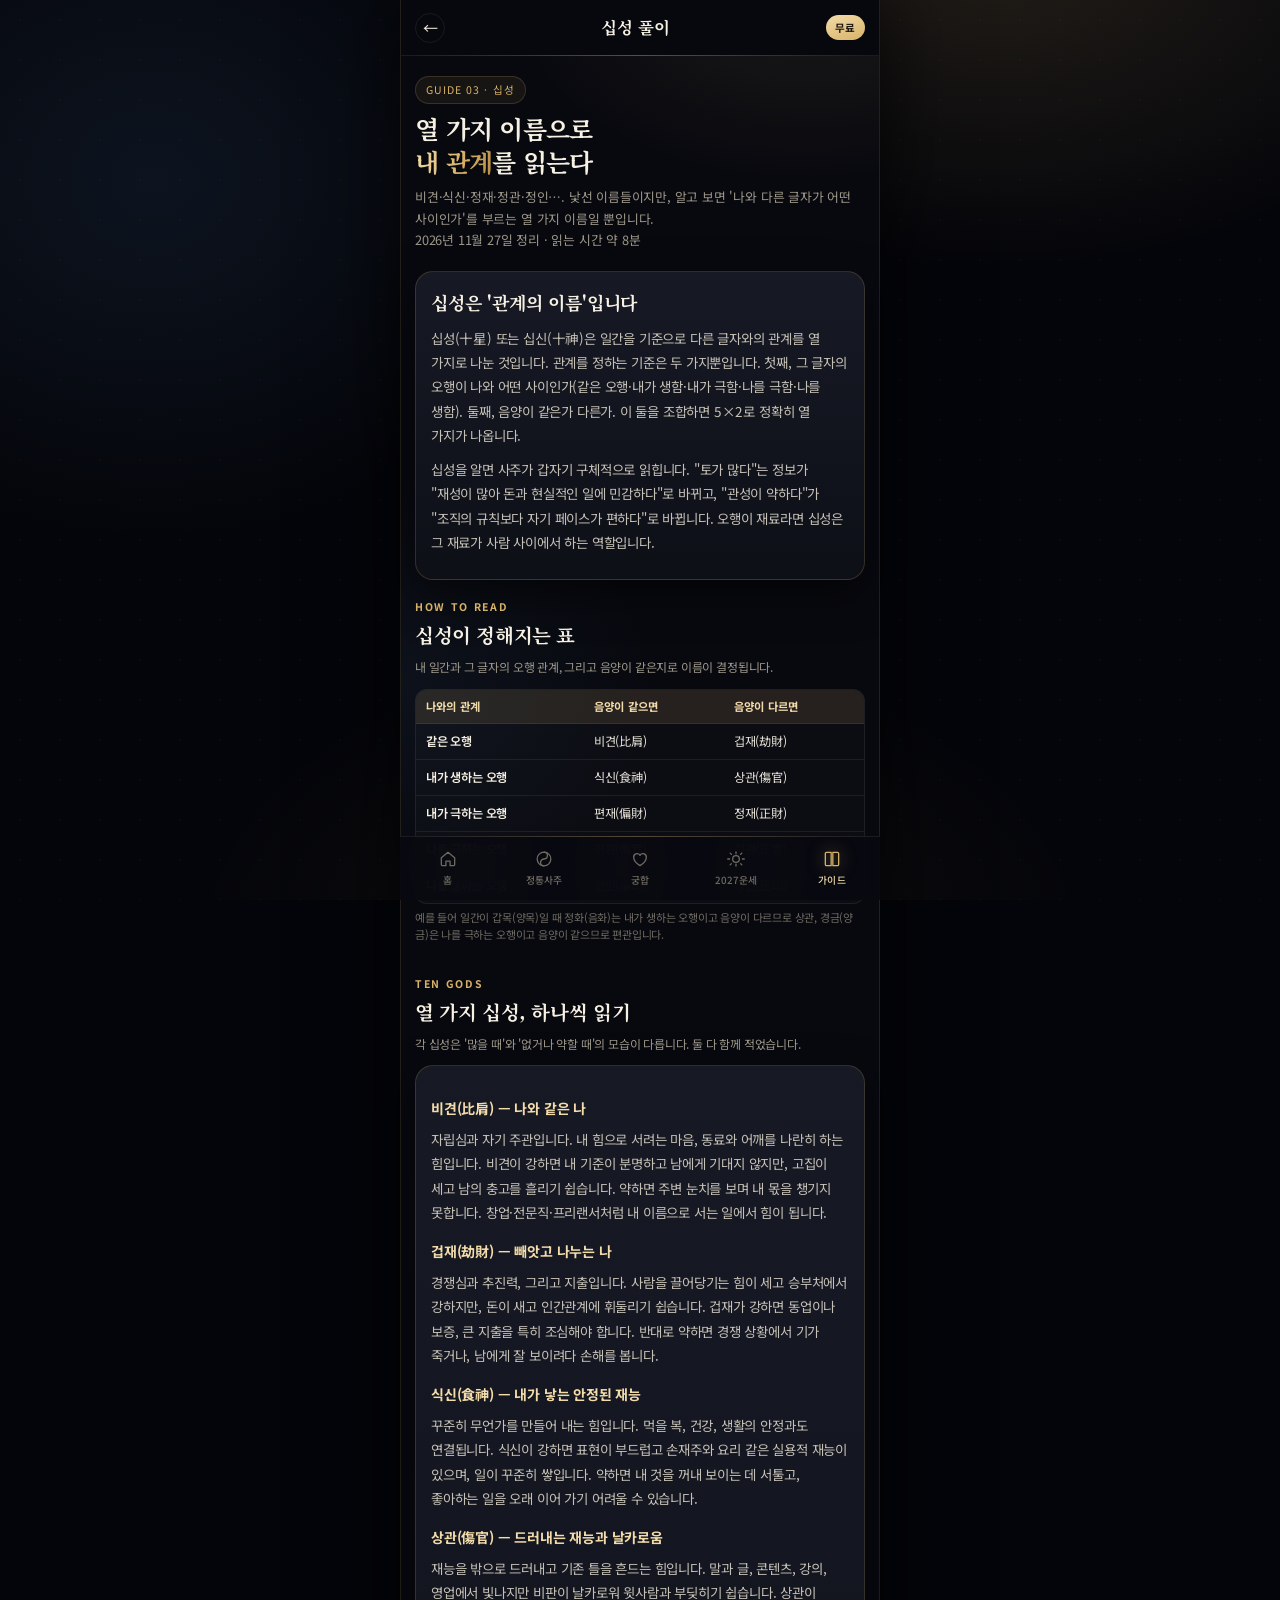
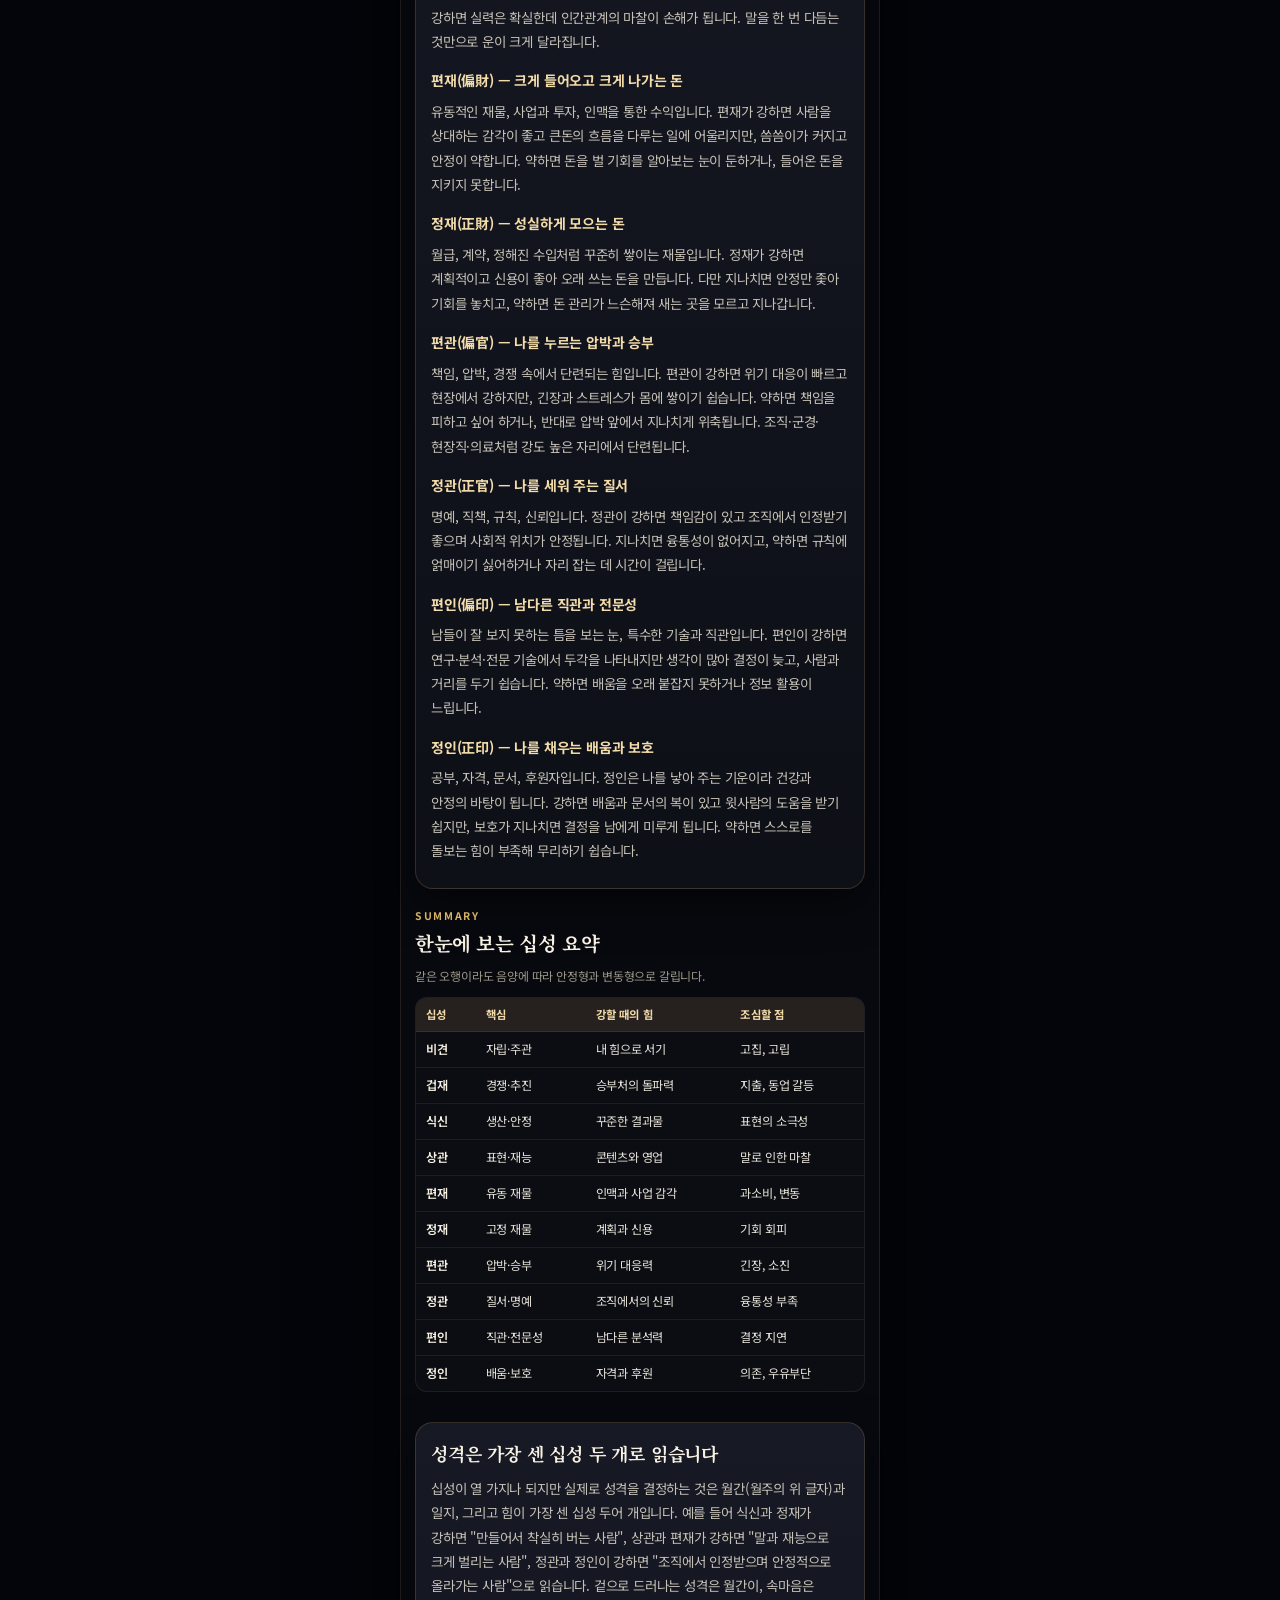
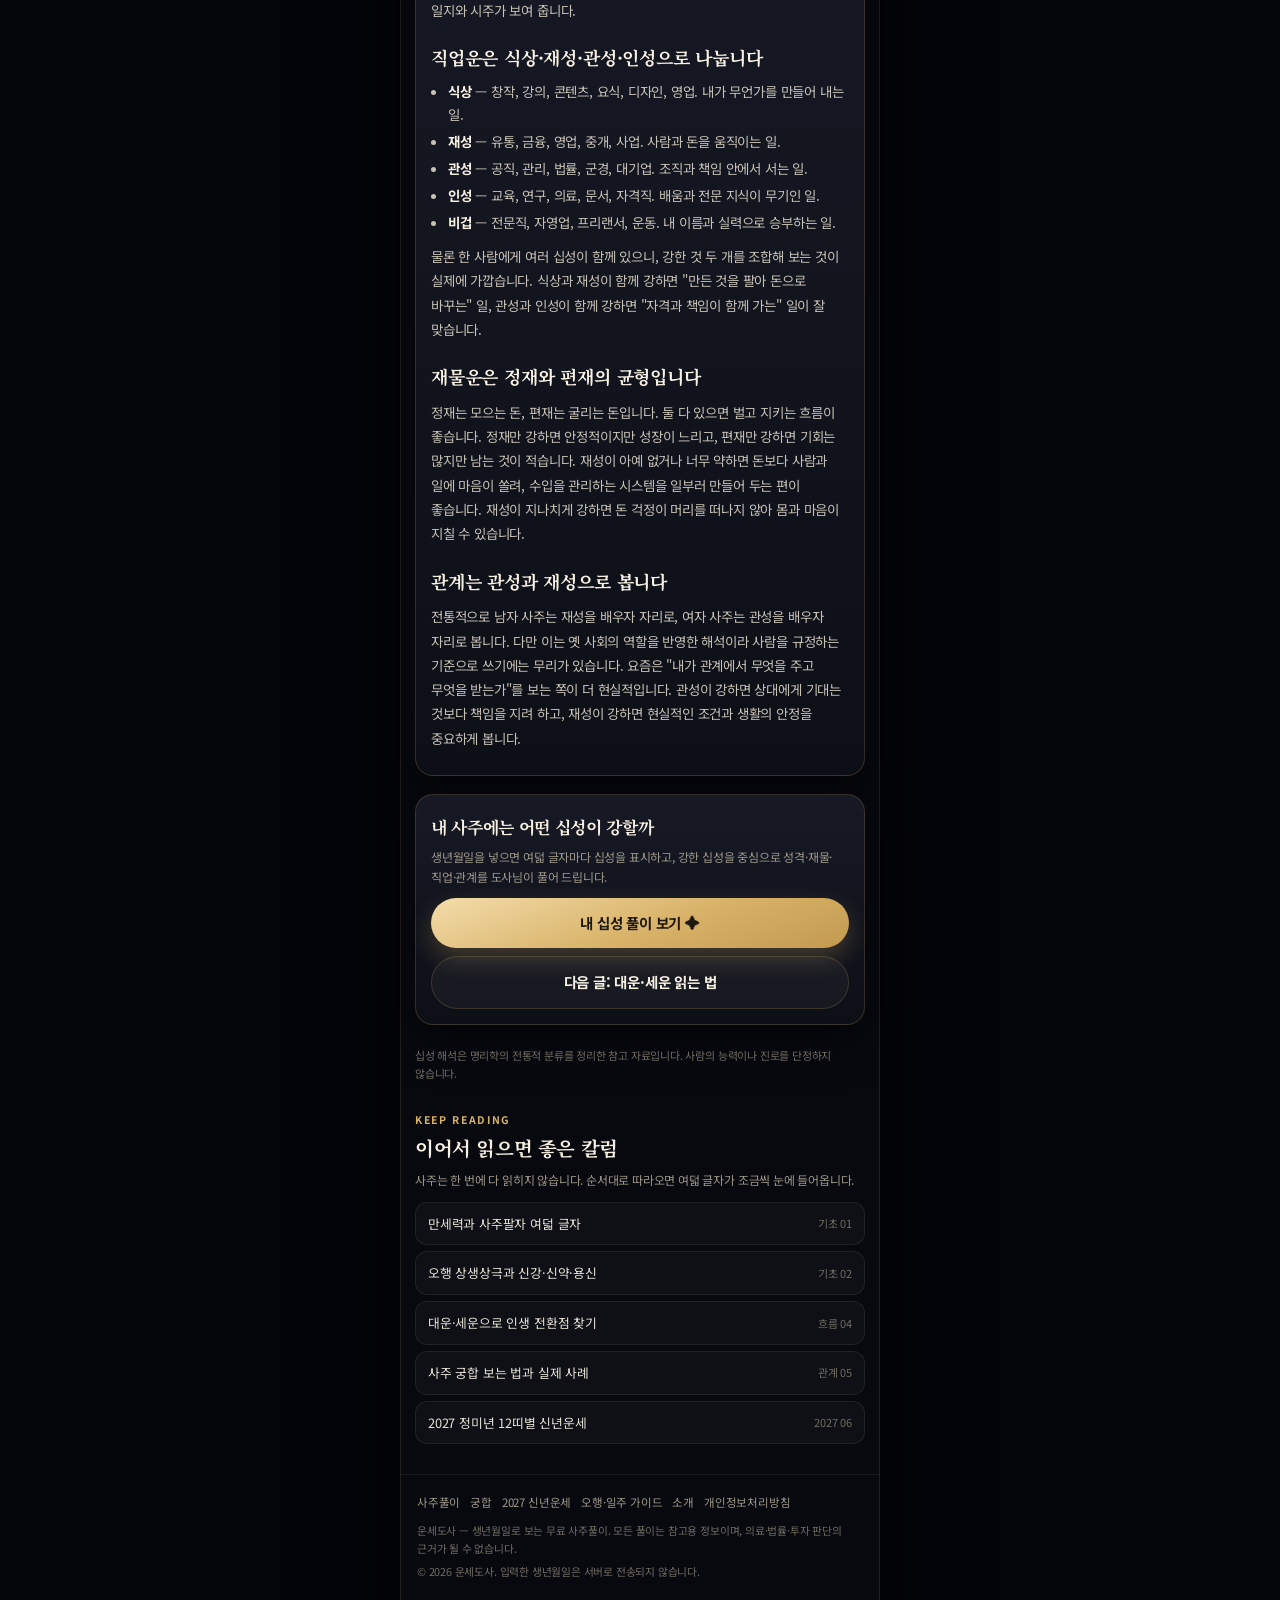
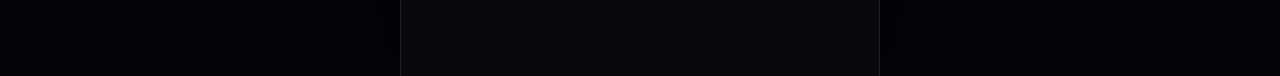
<file: guide-sipseong.html>
<!DOCTYPE html>
<html lang="ko">
<head>
<meta charset="utf-8">
<meta name="viewport" content="width=device-width, initial-scale=1, viewport-fit=cover">
<title>십성 뜻과 풀이 | 비겁·식상·재성·관성·인성으로 성격·직업·재물 읽기 — 운세도사</title>
<meta name="description" content="십성(비견·겁재·식신·상관·편재·정재·편관·정관·편인·정인)이 정해지는 원리와 각각의 뜻, 강할 때와 약할 때의 성격·직업·재물·관계 해석을 표와 예시로 정리했습니다.">
<meta name="keywords" content="십성, 십신, 비견 겁재 식신 상관 편재 정재 편관 정관 편인 정인, 사주 직업운, 사주 재물운, 사주 성격">
<meta name="author" content="운세도사">
<meta name="robots" content="index,follow">
<link rel="canonical" href="https://hanibori.github.io/guide-sipseong.html">
<meta property="og:type" content="article">
<meta property="og:title" content="십성 열 가지로 성격·직업·재물 읽기 — 운세도사">
<meta property="og:description" content="비겁·식상·재성·관성·인성이 무엇을 뜻하고, 내 사주에서 어떻게 작용하는지.">
<meta property="og:url" content="https://hanibori.github.io/guide-sipseong.html">
<meta property="og:image" content="https://hanibori.github.io/og.png?v=2">
<meta property="og:image:width" content="1200">
<meta property="og:image:height" content="630">
<meta property="og:site_name" content="운세도사">
<meta name="twitter:card" content="summary_large_image">
<meta name="theme-color" content="#08090f">
<link rel="icon" href="favicon.png?v=3" type="image/png">
<link rel="apple-touch-icon" href="apple-touch-icon.png?v=3">
<link rel="preconnect" href="https://fonts.googleapis.com">
<link rel="preconnect" href="https://fonts.gstatic.com" crossorigin>
<link href="https://fonts.googleapis.com/css2?family=Noto+Sans+KR:wght@400;500;700&family=Noto+Serif+KR:wght@400;600;700&display=swap" rel="stylesheet">
<link rel="stylesheet" href="css/style.css?v=4">
<!-- Google AdSense (자동 광고) -->
<script async src="https://pagead2.googlesyndication.com/pagead/js/adsbygoogle.js?client=ca-pub-3523393668102318" crossorigin="anonymous"></script>
<!-- Google Analytics 4 (gtag.js) -->
<script async src="https://www.googletagmanager.com/gtag/js?id=G-Q6RLLX0X1D"></script>
<script>
  window.dataLayer = window.dataLayer || [];
  function gtag(){dataLayer.push(arguments);}
  gtag('js', new Date());
  gtag('config', 'G-Q6RLLX0X1D');
</script>
<script type="application/ld+json">
{
  "@context": "https://schema.org",
  "@type": "Article",
  "headline": "십성 뜻과 풀이 — 열 가지 관계로 사주 읽기",
  "description": "십성(비견·겁재·식신·상관·편재·정재·편관·정관·편인·정인)이 정해지는 원리와 각각의 뜻, 강할 때와 약할 때의 성격·직업·재물·관계 해석을 표와 예시로 정리했습니다.",
  "inLanguage": "ko-KR",
  "datePublished": "2026-11-27",
  "dateModified": "2026-11-27",
  "mainEntityOfPage": { "@type": "WebPage", "@id": "https://hanibori.github.io/guide-sipseong.html" },
  "image": "https://hanibori.github.io/og.png?v=2",
  "author": { "@type": "Organization", "name": "운세도사", "url": "https://hanibori.github.io/about.html" },
  "publisher": { "@type": "Organization", "name": "운세도사", "url": "https://hanibori.github.io/" }
}
</script>
</head>
<body data-page="guide">
<div class="app">

  <header class="appbar">
    <a class="appbar-back" href="guide.html" aria-label="가이드 목록으로">←</a>
    <span class="appbar-title">십성 풀이</span>
    <span class="free-pill">무료</span>
  </header>

  <main class="app-main">


    <section class="page-head">
      <span class="eyebrow">GUIDE 03 · 십성</span>
      <h1>열 가지 이름으로<br><span class="gold">내 관계</span>를 읽는다</h1>
      <p>비견·식신·정재·정관·정인…. 낯선 이름들이지만, 알고 보면 '나와 다른 글자가 어떤 사이인가'를 부르는 열 가지 이름일 뿐입니다.</p>
      <p class="col-meta">2026년 11월 27일 정리 · 읽는 시간 약 8분</p>
    </section>

    <section class="page-sec">
      <div class="card prose">
        <h2 style="margin-top:0">십성은 '관계의 이름'입니다</h2>
        <p>십성(十星) 또는 십신(十神)은 일간을 기준으로 다른 글자와의 관계를 열 가지로 나눈 것입니다. 관계를 정하는 기준은 두 가지뿐입니다. 첫째, 그 글자의 오행이 나와 어떤 사이인가(같은 오행·내가 생함·내가 극함·나를 극함·나를 생함). 둘째, 음양이 같은가 다른가. 이 둘을 조합하면 5×2로 정확히 열 가지가 나옵니다.</p>
        <p>십성을 알면 사주가 갑자기 구체적으로 읽힙니다. "토가 많다"는 정보가 "재성이 많아 돈과 현실적인 일에 민감하다"로 바뀌고, "관성이 약하다"가 "조직의 규칙보다 자기 페이스가 편하다"로 바뀝니다. 오행이 재료라면 십성은 그 재료가 사람 사이에서 하는 역할입니다.</p>
      </div>
    </section>

    <section class="page-sec">
      <div class="sec-head">
        <span class="sec-kicker">HOW TO READ</span>
        <h2>십성이 정해지는 표</h2>
        <p>내 일간과 그 글자의 오행 관계, 그리고 음양이 같은지로 이름이 결정됩니다.</p>
      </div>
      <div class="tbl-wrap">
        <table>
          <thead><tr><th>나와의 관계</th><th>음양이 같으면</th><th>음양이 다르면</th></tr></thead>
          <tbody>
            <tr><td>같은 오행</td><td>비견(比肩)</td><td>겁재(劫財)</td></tr>
            <tr><td>내가 생하는 오행</td><td>식신(食神)</td><td>상관(傷官)</td></tr>
            <tr><td>내가 극하는 오행</td><td>편재(偏財)</td><td>정재(正財)</td></tr>
            <tr><td>나를 극하는 오행</td><td>편관(偏官)</td><td>정관(正官)</td></tr>
            <tr><td>나를 생하는 오행</td><td>편인(偏印)</td><td>정인(正印)</td></tr>
          </tbody>
        </table>
      </div>
      <p class="tbl-cap">예를 들어 일간이 갑목(양목)일 때 정화(음화)는 내가 생하는 오행이고 음양이 다르므로 상관, 경금(양금)은 나를 극하는 오행이고 음양이 같으므로 편관입니다.</p>
    </section>

    <section class="page-sec">
      <div class="sec-head">
        <span class="sec-kicker">TEN GODS</span>
        <h2>열 가지 십성, 하나씩 읽기</h2>
        <p>각 십성은 '많을 때'와 '없거나 약할 때'의 모습이 다릅니다. 둘 다 함께 적었습니다.</p>
      </div>
      <div class="card prose">
        <h3>비견(比肩) — 나와 같은 나</h3>
        <p>자립심과 자기 주관입니다. 내 힘으로 서려는 마음, 동료와 어깨를 나란히 하는 힘입니다. 비견이 강하면 내 기준이 분명하고 남에게 기대지 않지만, 고집이 세고 남의 충고를 흘리기 쉽습니다. 약하면 주변 눈치를 보며 내 몫을 챙기지 못합니다. 창업·전문직·프리랜서처럼 내 이름으로 서는 일에서 힘이 됩니다.</p>
        <h3>겁재(劫財) — 빼앗고 나누는 나</h3>
        <p>경쟁심과 추진력, 그리고 지출입니다. 사람을 끌어당기는 힘이 세고 승부처에서 강하지만, 돈이 새고 인간관계에 휘둘리기 쉽습니다. 겁재가 강하면 동업이나 보증, 큰 지출을 특히 조심해야 합니다. 반대로 약하면 경쟁 상황에서 기가 죽거나, 남에게 잘 보이려다 손해를 봅니다.</p>
        <h3>식신(食神) — 내가 낳는 안정된 재능</h3>
        <p>꾸준히 무언가를 만들어 내는 힘입니다. 먹을 복, 건강, 생활의 안정과도 연결됩니다. 식신이 강하면 표현이 부드럽고 손재주와 요리 같은 실용적 재능이 있으며, 일이 꾸준히 쌓입니다. 약하면 내 것을 꺼내 보이는 데 서툴고, 좋아하는 일을 오래 이어 가기 어려울 수 있습니다.</p>
        <h3>상관(傷官) — 드러내는 재능과 날카로움</h3>
        <p>재능을 밖으로 드러내고 기존 틀을 흔드는 힘입니다. 말과 글, 콘텐츠, 강의, 영업에서 빛나지만 비판이 날카로워 윗사람과 부딪히기 쉽습니다. 상관이 강하면 실력은 확실한데 인간관계의 마찰이 손해가 됩니다. 말을 한 번 다듬는 것만으로 운이 크게 달라집니다.</p>
        <h3>편재(偏財) — 크게 들어오고 크게 나가는 돈</h3>
        <p>유동적인 재물, 사업과 투자, 인맥을 통한 수익입니다. 편재가 강하면 사람을 상대하는 감각이 좋고 큰돈의 흐름을 다루는 일에 어울리지만, 씀씀이가 커지고 안정이 약합니다. 약하면 돈을 벌 기회를 알아보는 눈이 둔하거나, 들어온 돈을 지키지 못합니다.</p>
        <h3>정재(正財) — 성실하게 모으는 돈</h3>
        <p>월급, 계약, 정해진 수입처럼 꾸준히 쌓이는 재물입니다. 정재가 강하면 계획적이고 신용이 좋아 오래 쓰는 돈을 만듭니다. 다만 지나치면 안정만 좇아 기회를 놓치고, 약하면 돈 관리가 느슨해져 새는 곳을 모르고 지나갑니다.</p>
        <h3>편관(偏官) — 나를 누르는 압박과 승부</h3>
        <p>책임, 압박, 경쟁 속에서 단련되는 힘입니다. 편관이 강하면 위기 대응이 빠르고 현장에서 강하지만, 긴장과 스트레스가 몸에 쌓이기 쉽습니다. 약하면 책임을 피하고 싶어 하거나, 반대로 압박 앞에서 지나치게 위축됩니다. 조직·군경·현장직·의료처럼 강도 높은 자리에서 단련됩니다.</p>
        <h3>정관(正官) — 나를 세워 주는 질서</h3>
        <p>명예, 직책, 규칙, 신뢰입니다. 정관이 강하면 책임감이 있고 조직에서 인정받기 좋으며 사회적 위치가 안정됩니다. 지나치면 융통성이 없어지고, 약하면 규칙에 얽매이기 싫어하거나 자리 잡는 데 시간이 걸립니다.</p>
        <h3>편인(偏印) — 남다른 직관과 전문성</h3>
        <p>남들이 잘 보지 못하는 틈을 보는 눈, 특수한 기술과 직관입니다. 편인이 강하면 연구·분석·전문 기술에서 두각을 나타내지만 생각이 많아 결정이 늦고, 사람과 거리를 두기 쉽습니다. 약하면 배움을 오래 붙잡지 못하거나 정보 활용이 느립니다.</p>
        <h3>정인(正印) — 나를 채우는 배움과 보호</h3>
        <p>공부, 자격, 문서, 후원자입니다. 정인은 나를 낳아 주는 기운이라 건강과 안정의 바탕이 됩니다. 강하면 배움과 문서의 복이 있고 윗사람의 도움을 받기 쉽지만, 보호가 지나치면 결정을 남에게 미루게 됩니다. 약하면 스스로를 돌보는 힘이 부족해 무리하기 쉽습니다.</p>
      </div>
    </section>

    <section class="page-sec">
      <div class="sec-head">
        <span class="sec-kicker">SUMMARY</span>
        <h2>한눈에 보는 십성 요약</h2>
        <p>같은 오행이라도 음양에 따라 안정형과 변동형으로 갈립니다.</p>
      </div>
      <div class="tbl-wrap">
        <table>
          <thead><tr><th>십성</th><th>핵심</th><th>강할 때의 힘</th><th>조심할 점</th></tr></thead>
          <tbody>
            <tr><td>비견</td><td>자립·주관</td><td>내 힘으로 서기</td><td>고집, 고립</td></tr>
            <tr><td>겁재</td><td>경쟁·추진</td><td>승부처의 돌파력</td><td>지출, 동업 갈등</td></tr>
            <tr><td>식신</td><td>생산·안정</td><td>꾸준한 결과물</td><td>표현의 소극성</td></tr>
            <tr><td>상관</td><td>표현·재능</td><td>콘텐츠와 영업</td><td>말로 인한 마찰</td></tr>
            <tr><td>편재</td><td>유동 재물</td><td>인맥과 사업 감각</td><td>과소비, 변동</td></tr>
            <tr><td>정재</td><td>고정 재물</td><td>계획과 신용</td><td>기회 회피</td></tr>
            <tr><td>편관</td><td>압박·승부</td><td>위기 대응력</td><td>긴장, 소진</td></tr>
            <tr><td>정관</td><td>질서·명예</td><td>조직에서의 신뢰</td><td>융통성 부족</td></tr>
            <tr><td>편인</td><td>직관·전문성</td><td>남다른 분석력</td><td>결정 지연</td></tr>
            <tr><td>정인</td><td>배움·보호</td><td>자격과 후원</td><td>의존, 우유부단</td></tr>
          </tbody>
        </table>
      </div>
    </section>

    <section class="page-sec">
      <div class="card prose">
        <h2 style="margin-top:0">성격은 가장 센 십성 두 개로 읽습니다</h2>
        <p>십성이 열 가지나 되지만 실제로 성격을 결정하는 것은 월간(월주의 위 글자)과 일지, 그리고 힘이 가장 센 십성 두어 개입니다. 예를 들어 식신과 정재가 강하면 "만들어서 착실히 버는 사람", 상관과 편재가 강하면 "말과 재능으로 크게 벌리는 사람", 정관과 정인이 강하면 "조직에서 인정받으며 안정적으로 올라가는 사람"으로 읽습니다. 겉으로 드러나는 성격은 월간이, 속마음은 일지와 시주가 보여 줍니다.</p>
        <h2>직업운은 식상·재성·관성·인성으로 나눕니다</h2>
        <ul>
          <li><strong>식상</strong> — 창작, 강의, 콘텐츠, 요식, 디자인, 영업. 내가 무언가를 만들어 내는 일.</li>
          <li><strong>재성</strong> — 유통, 금융, 영업, 중개, 사업. 사람과 돈을 움직이는 일.</li>
          <li><strong>관성</strong> — 공직, 관리, 법률, 군경, 대기업. 조직과 책임 안에서 서는 일.</li>
          <li><strong>인성</strong> — 교육, 연구, 의료, 문서, 자격직. 배움과 전문 지식이 무기인 일.</li>
          <li><strong>비겁</strong> — 전문직, 자영업, 프리랜서, 운동. 내 이름과 실력으로 승부하는 일.</li>
        </ul>
        <p>물론 한 사람에게 여러 십성이 함께 있으니, 강한 것 두 개를 조합해 보는 것이 실제에 가깝습니다. 식상과 재성이 함께 강하면 "만든 것을 팔아 돈으로 바꾸는" 일, 관성과 인성이 함께 강하면 "자격과 책임이 함께 가는" 일이 잘 맞습니다.</p>
        <h2>재물운은 정재와 편재의 균형입니다</h2>
        <p>정재는 모으는 돈, 편재는 굴리는 돈입니다. 둘 다 있으면 벌고 지키는 흐름이 좋습니다. 정재만 강하면 안정적이지만 성장이 느리고, 편재만 강하면 기회는 많지만 남는 것이 적습니다. 재성이 아예 없거나 너무 약하면 돈보다 사람과 일에 마음이 쏠려, 수입을 관리하는 시스템을 일부러 만들어 두는 편이 좋습니다. 재성이 지나치게 강하면 돈 걱정이 머리를 떠나지 않아 몸과 마음이 지칠 수 있습니다.</p>
        <h2>관계는 관성과 재성으로 봅니다</h2>
        <p>전통적으로 남자 사주는 재성을 배우자 자리로, 여자 사주는 관성을 배우자 자리로 봅니다. 다만 이는 옛 사회의 역할을 반영한 해석이라 사람을 규정하는 기준으로 쓰기에는 무리가 있습니다. 요즘은 "내가 관계에서 무엇을 주고 무엇을 받는가"를 보는 쪽이 더 현실적입니다. 관성이 강하면 상대에게 기대는 것보다 책임을 지려 하고, 재성이 강하면 현실적인 조건과 생활의 안정을 중요하게 봅니다.</p>
      </div>
    </section>

    <section class="page-sec">
      <div class="card">
        <div class="sec-head" style="margin-bottom:10px">
          <h2 style="font-size:17px">내 사주에는 어떤 십성이 강할까</h2>
          <p>생년월일을 넣으면 여덟 글자마다 십성을 표시하고, 강한 십성을 중심으로 성격·재물·직업·관계를 도사님이 풀어 드립니다.</p>
        </div>
        <div class="col-cta">
          <a class="btn btn-primary btn-block" href="index.html">내 십성 풀이 보기 ✦</a>
          <a class="btn btn-ghost btn-block" href="guide-daeun.html">다음 글: 대운·세운 읽는 법</a>
        </div>
      </div>
      <p class="note" style="border:0;padding-top:10px">십성 해석은 명리학의 전통적 분류를 정리한 참고 자료입니다. 사람의 능력이나 진로를 단정하지 않습니다.</p>
    </section>

    <section class="page-sec">
      <div class="sec-head">
        <span class="sec-kicker">KEEP READING</span>
        <h2>이어서 읽으면 좋은 칼럼</h2>
        <p>사주는 한 번에 다 읽히지 않습니다. 순서대로 따라오면 여덟 글자가 조금씩 눈에 들어옵니다.</p>
      </div>
      <div class="col-links">
        <a href="guide-manseryeok.html">만세력과 사주팔자 여덟 글자<span>기초 01</span></a>
        <a href="guide-oheng.html">오행 상생상극과 신강·신약·용신<span>기초 02</span></a>
        <a href="guide-daeun.html">대운·세운으로 인생 전환점 찾기<span>흐름 04</span></a>
        <a href="guide-compatibility.html">사주 궁합 보는 법과 실제 사례<span>관계 05</span></a>
        <a href="guide-2027-zodiac.html">2027 정미년 12띠별 신년운세<span>2027 06</span></a>
      </div>
    </section>

  </main>

  <footer class="app-foot">
    <div class="ft-links">
      <a href="index.html">사주풀이</a>
      <a href="compatibility.html">궁합</a>
      <a href="newyear-2027.html">2027 신년운세</a>
      <a href="guide.html">오행·일주 가이드</a>
      <a href="about.html">소개</a>
      <a href="privacy.html">개인정보처리방침</a>
    </div>
    <p>운세도사 — 생년월일로 보는 무료 사주풀이. 모든 풀이는 참고용 정보이며, 의료·법률·투자 판단의 근거가 될 수 없습니다.</p>
    <p>© 2026 운세도사. 입력한 생년월일은 서버로 전송되지 않습니다.</p>
  </footer>

  <nav class="tabbar" aria-label="하단 메뉴">
    <a href="index.html" data-tab="home">
      <svg viewBox="0 0 24 24" aria-hidden="true"><path d="M4 10.5 12 4l8 6.5V19a1 1 0 0 1-1 1h-4.5v-5.5h-5V20H5a1 1 0 0 1-1-1z"/></svg>
      <span>홈</span>
    </a>
    <a href="index.html#feed" data-tab="saju">
      <svg viewBox="0 0 24 24" aria-hidden="true"><circle cx="12" cy="12" r="8.2"/><path d="M12 3.8a4.1 4.1 0 0 1 0 8.2 4.1 4.1 0 0 0 0 8.2"/></svg>
      <span>정통사주</span>
    </a>
    <a href="compatibility.html" data-tab="compat">
      <svg viewBox="0 0 24 24" aria-hidden="true"><path d="M12 20s-7.5-4.6-7.5-9.4A4.1 4.1 0 0 1 12 7.6a4.1 4.1 0 0 1 7.5 3C19.5 15.4 12 20 12 20z"/></svg>
      <span>궁합</span>
    </a>
    <a href="newyear-2027.html" data-tab="newyear">
      <svg viewBox="0 0 24 24" aria-hidden="true"><path d="M12 3.6v2.2M12 18.2v2.2M4.3 12H2.1M21.9 12h-2.2M6.5 6.5 5 5M19 19l-1.5-1.5M17.5 6.5 19 5M5 19l1.5-1.5"/><circle cx="12" cy="12" r="4"/></svg>
      <span>2027운세</span>
    </a>
    <a href="guide.html" data-tab="guide" class="on">
      <svg viewBox="0 0 24 24" aria-hidden="true"><path d="M4 5.5A1.5 1.5 0 0 1 5.5 4H11v16H5.5A1.5 1.5 0 0 1 4 18.5zM20 5.5A1.5 1.5 0 0 0 18.5 4H13v16h5.5A1.5 1.5 0 0 0 20 18.5z"/></svg>
      <span>가이드</span>
    </a>
  </nav>
</div>
</body>
</html>
</file>
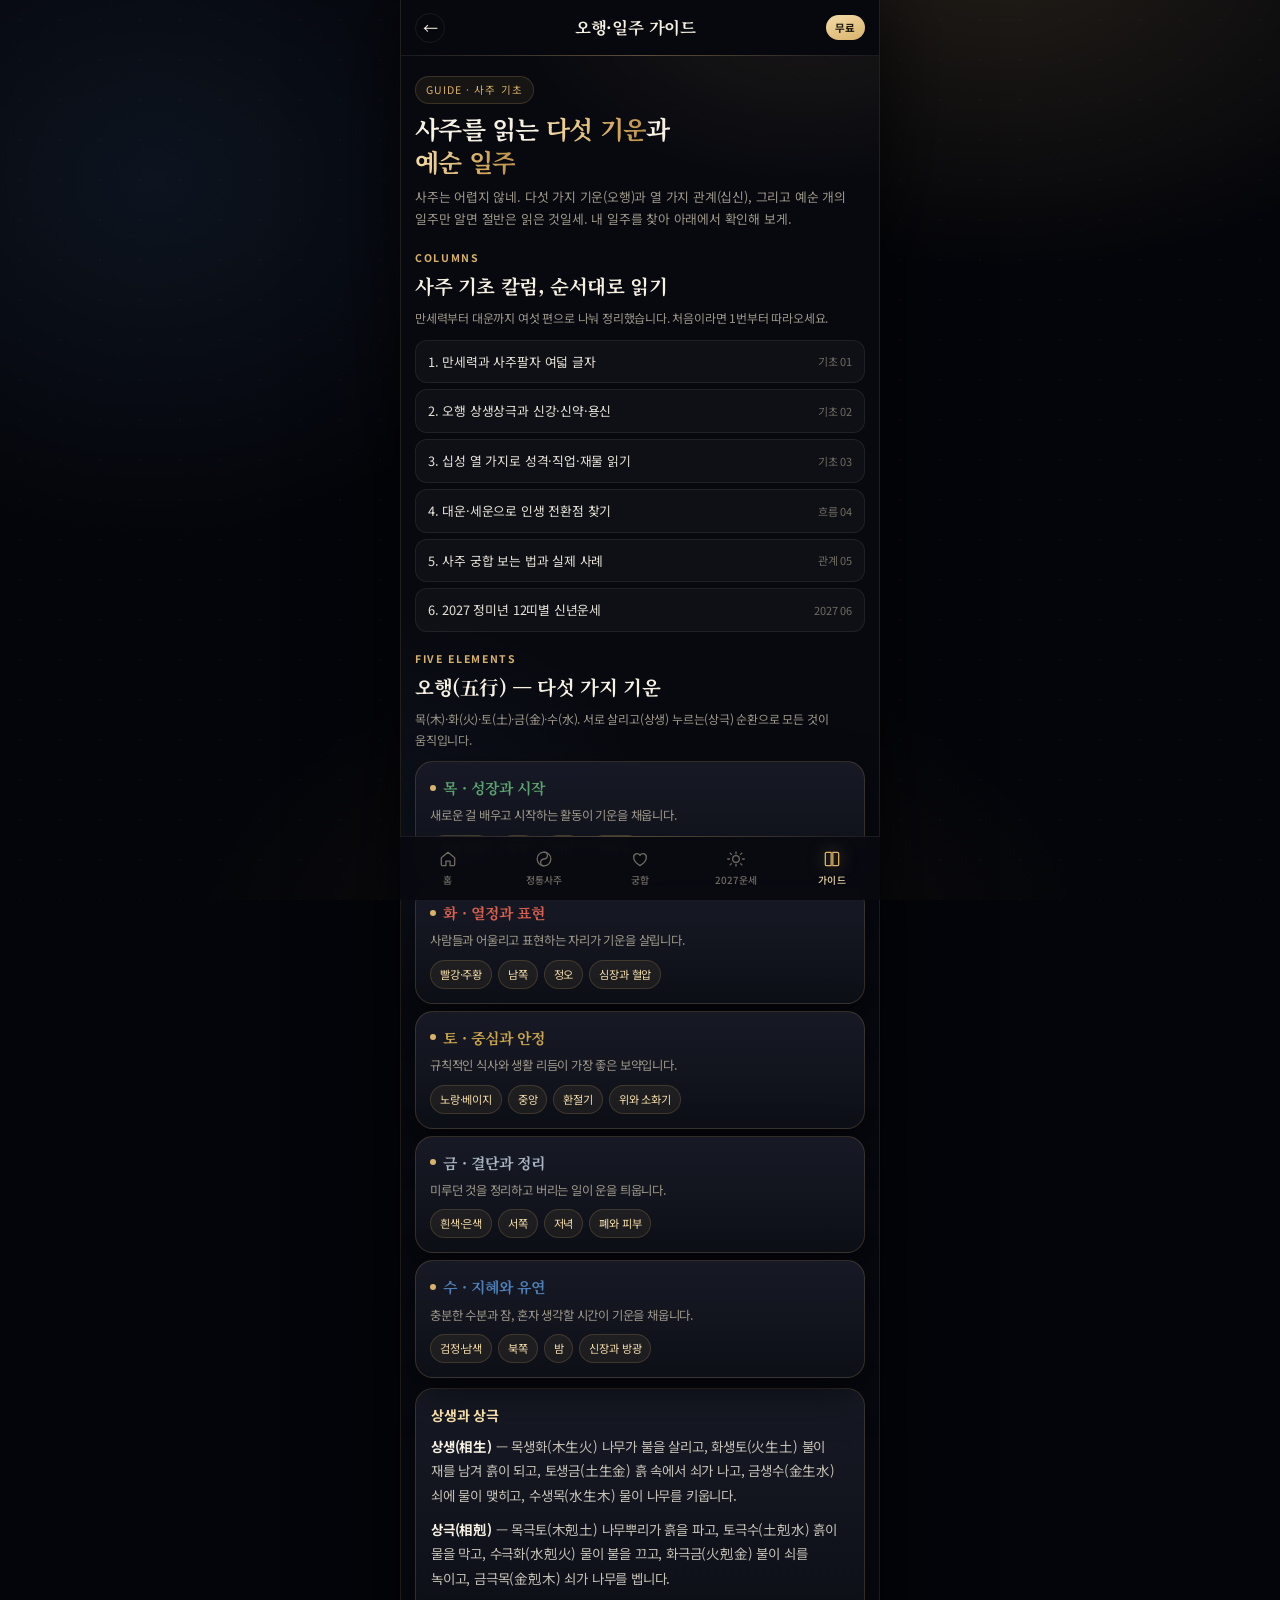
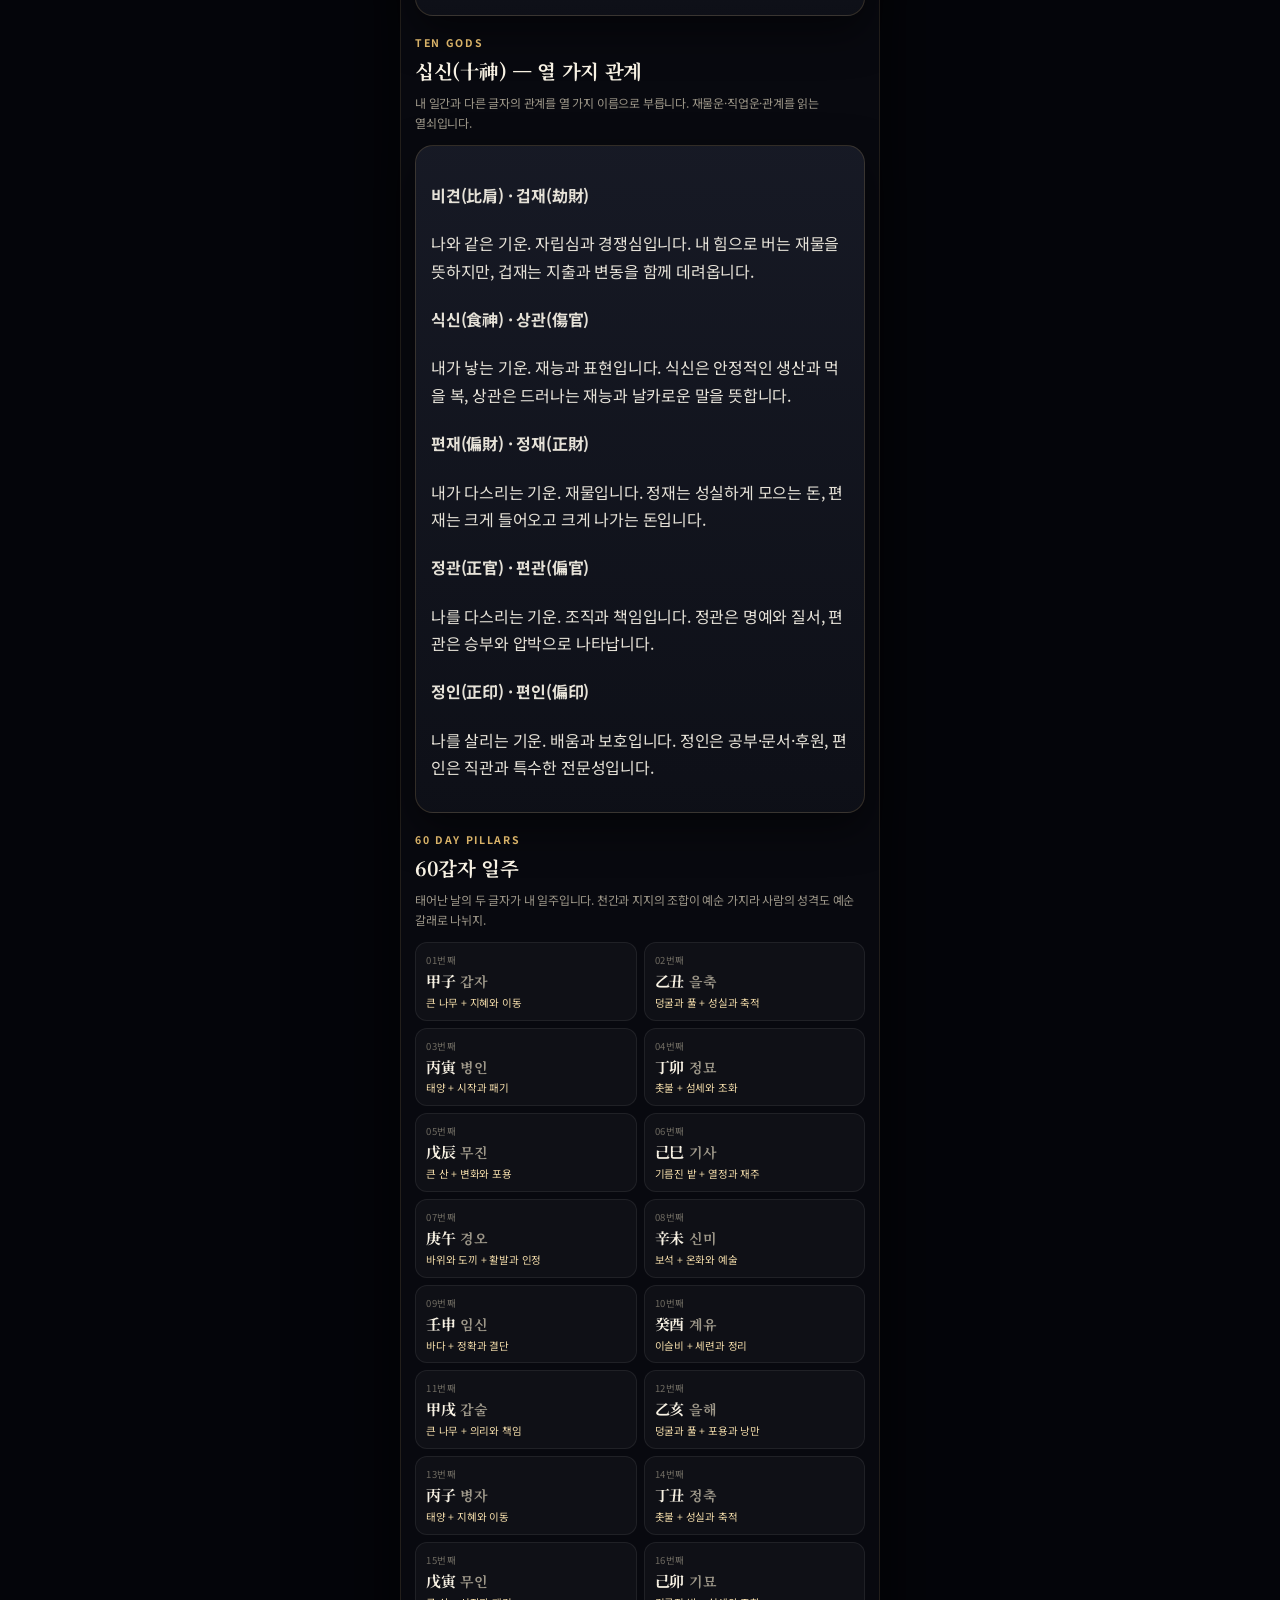
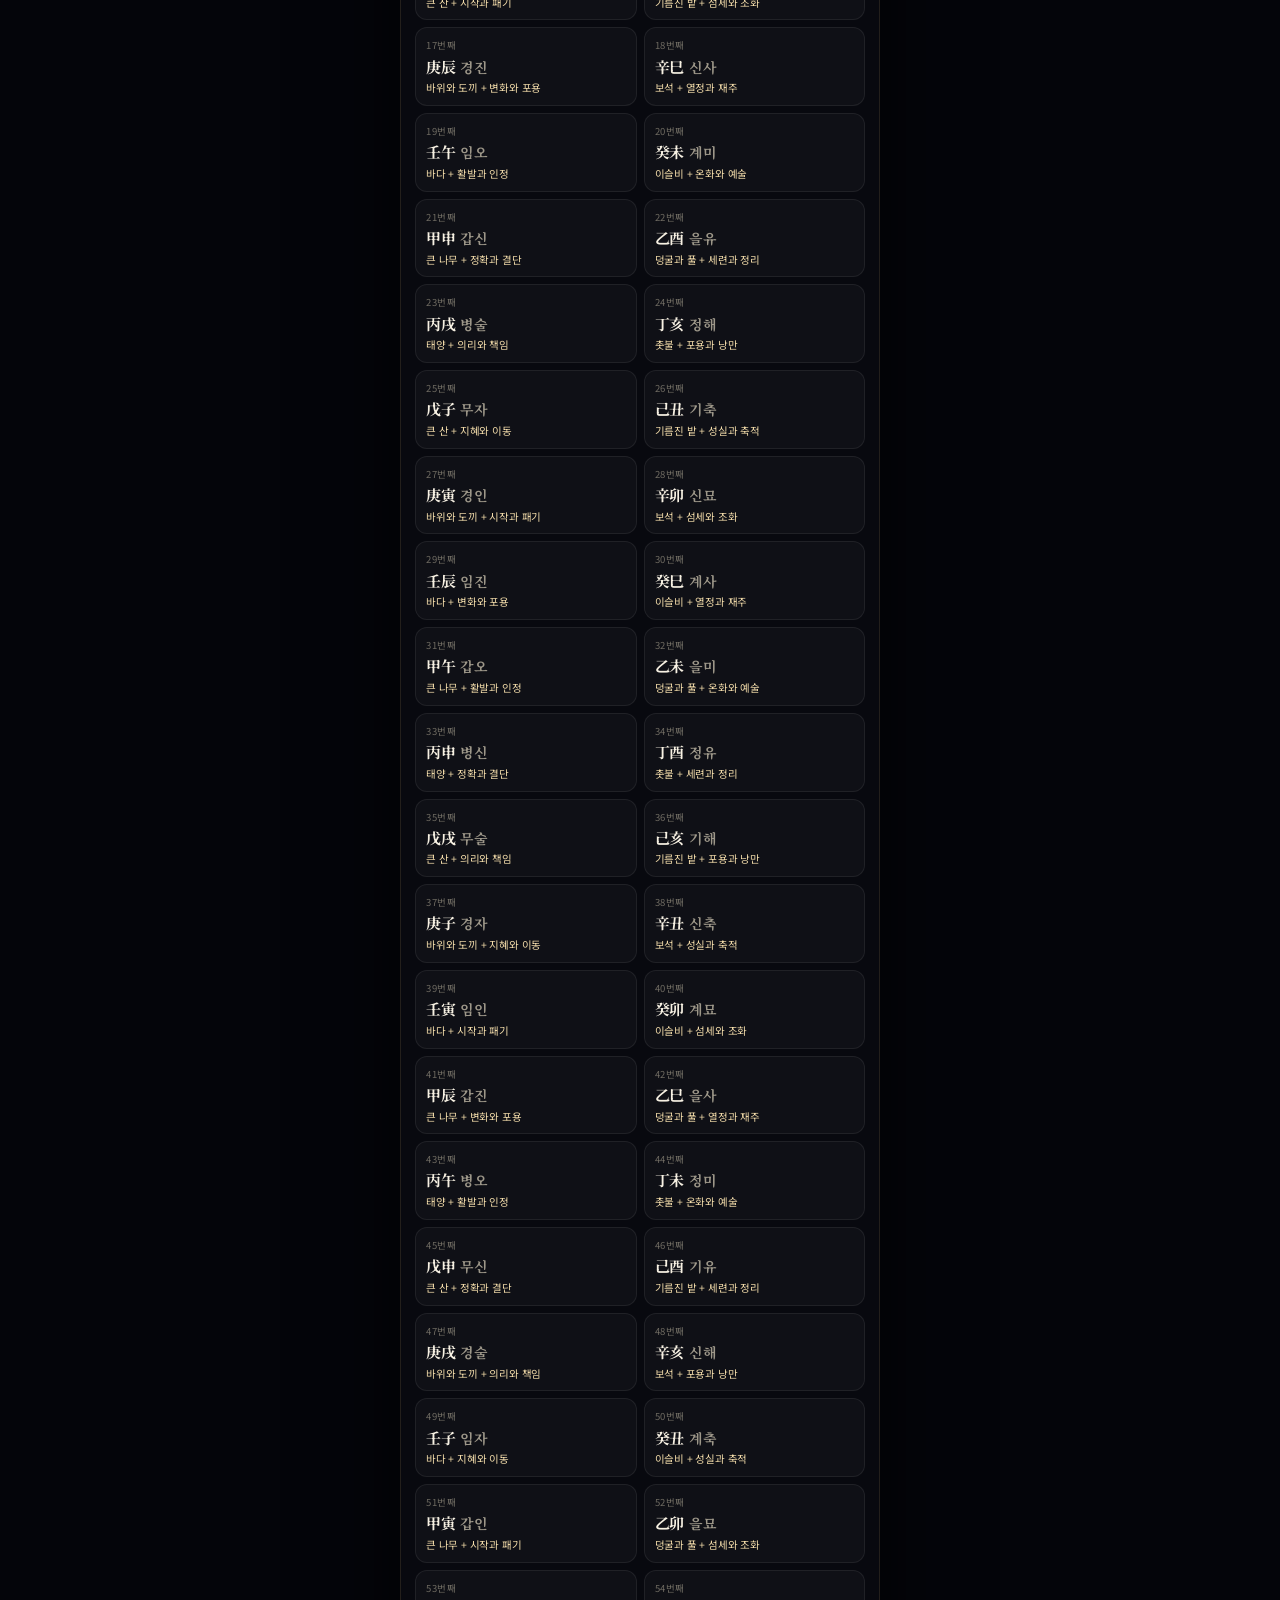
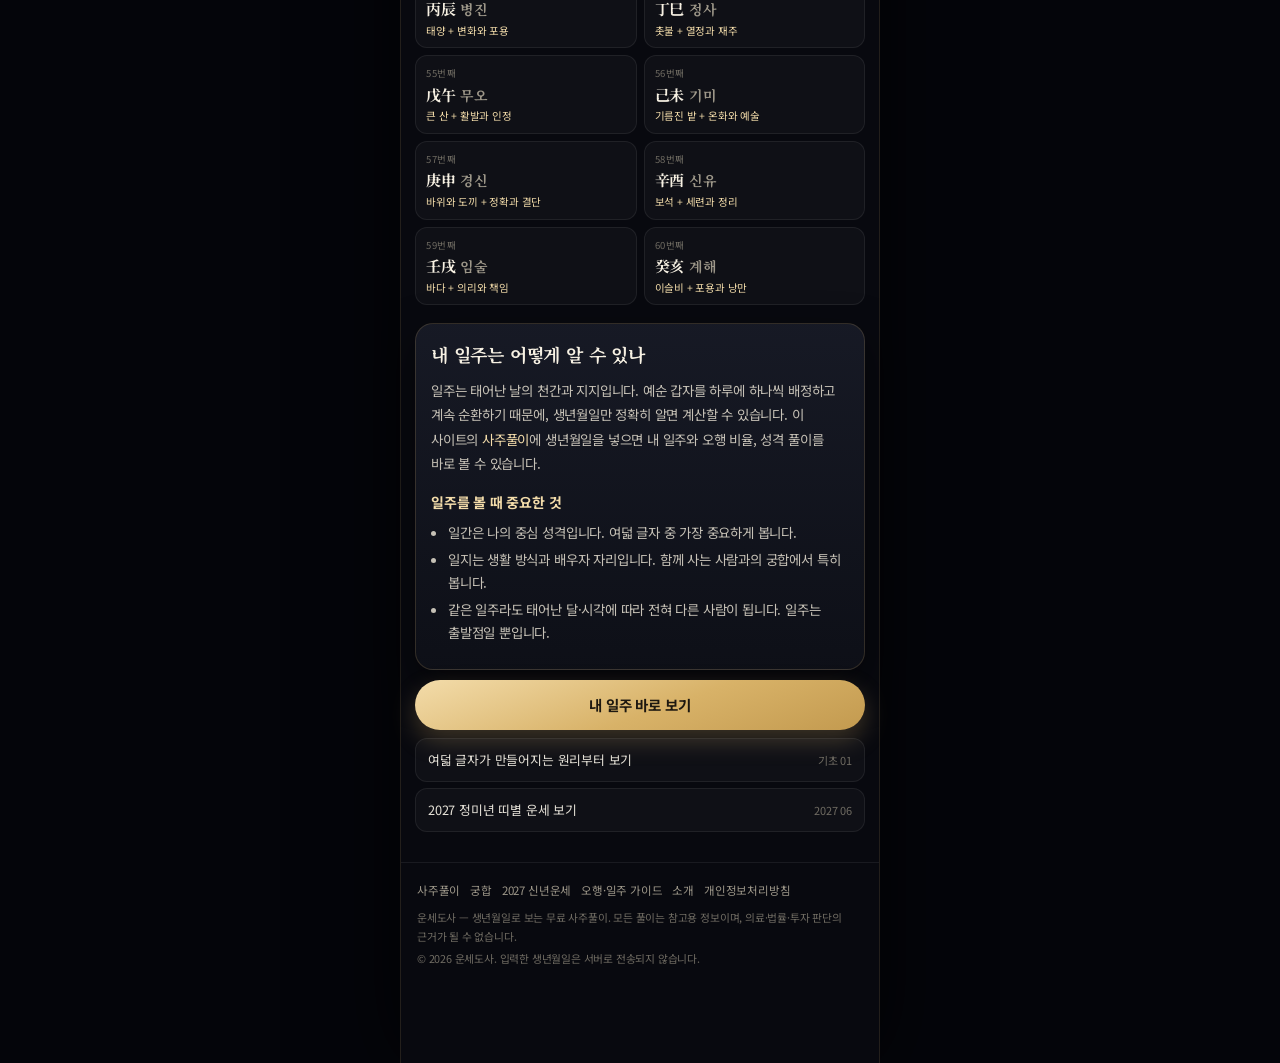
<file: guide.html>
<!DOCTYPE html>
<html lang="ko">
<head>
<meta charset="utf-8">
<meta name="viewport" content="width=device-width, initial-scale=1, viewport-fit=cover">
<title>오행·60갑자 일주 가이드 | 사주 기초부터 일주 60개까지 — 운세도사</title>
<meta name="description" content="목화토금수 오행의 성질과 보완법, 십신(비견·식신·정재·정관·정인 등)의 뜻, 60갑자 일주 60개의 성격 키워드를 한 페이지에 정리했습니다.">
<meta property="og:title" content="오행·60갑자 일주 가이드 — 운세도사">
<meta property="og:description" content="사주를 읽는 기본 재료인 오행과 십신, 그리고 60갑자 일주를 정리한 가이드.">
<meta property="og:image" content="https://hanibori.github.io/og.png?v=2">
<meta property="og:image:width" content="1200">
<meta property="og:image:height" content="630">
<meta name="twitter:card" content="summary_large_image">
<meta name="theme-color" content="#08090f">
<link rel="icon" href="favicon.png?v=3" type="image/png">
<link rel="apple-touch-icon" href="apple-touch-icon.png?v=3">
<link rel="preconnect" href="https://fonts.googleapis.com">
<link rel="preconnect" href="https://fonts.gstatic.com" crossorigin>
<link href="https://fonts.googleapis.com/css2?family=Noto+Sans+KR:wght@400;500;700&family=Noto+Serif+KR:wght@400;600;700&display=swap" rel="stylesheet">
<link rel="stylesheet" href="css/style.css?v=4">
<!-- Google AdSense (자동 광고) -->
<script async src="https://pagead2.googlesyndication.com/pagead/js/adsbygoogle.js?client=ca-pub-3523393668102318" crossorigin="anonymous"></script>
<!-- Google Analytics 4 (gtag.js) -->
<script async src="https://www.googletagmanager.com/gtag/js?id=G-Q6RLLX0X1D"></script>
<script>
  window.dataLayer = window.dataLayer || [];
  function gtag(){dataLayer.push(arguments);}
  gtag('js', new Date());
  gtag('config', 'G-Q6RLLX0X1D');
</script>
</head>
<body data-page="guide">
<div class="app">

  <header class="appbar">
    <a class="appbar-back" href="index.html" aria-label="홈으로">←</a>
    <span class="appbar-title">오행·일주 가이드</span>
    <span class="free-pill">무료</span>
  </header>

  <main class="app-main">

    <section class="page-head">
      <span class="eyebrow">GUIDE · 사주 기초</span>
      <h1>사주를 읽는 <span class="gold">다섯 기운</span>과<br><span class="gold">예순 일주</span></h1>
      <p>사주는 어렵지 않네. 다섯 가지 기운(오행)과 열 가지 관계(십신), 그리고 예순 개의 일주만 알면 절반은 읽은 것일세. 내 일주를 찾아 아래에서 확인해 보게.</p>
    </section>

    <section class="page-sec">
      <div class="sec-head">
        <span class="sec-kicker">COLUMNS</span>
        <h2>사주 기초 칼럼, 순서대로 읽기</h2>
        <p>만세력부터 대운까지 여섯 편으로 나눠 정리했습니다. 처음이라면 1번부터 따라오세요.</p>
      </div>
      <div class="col-links">
        <a href="guide-manseryeok.html">1. 만세력과 사주팔자 여덟 글자<span>기초 01</span></a>
        <a href="guide-oheng.html">2. 오행 상생상극과 신강·신약·용신<span>기초 02</span></a>
        <a href="guide-sipseong.html">3. 십성 열 가지로 성격·직업·재물 읽기<span>기초 03</span></a>
        <a href="guide-daeun.html">4. 대운·세운으로 인생 전환점 찾기<span>흐름 04</span></a>
        <a href="guide-compatibility.html">5. 사주 궁합 보는 법과 실제 사례<span>관계 05</span></a>
        <a href="guide-2027-zodiac.html">6. 2027 정미년 12띠별 신년운세<span>2027 06</span></a>
      </div>
    </section>

    <section class="page-sec">
      <div class="sec-head">
        <span class="sec-kicker">FIVE ELEMENTS</span>
        <h2>오행(五行) — 다섯 가지 기운</h2>
        <p>목(木)·화(火)·토(土)·금(金)·수(水). 서로 살리고(상생) 누르는(상극) 순환으로 모든 것이 움직입니다.</p>
      </div>
      <div class="ilju-grid" id="elem-guide" style="grid-template-columns:1fr"></div>
      <div class="card prose" style="margin-top:10px">
        <h3 style="margin-top:0">상생과 상극</h3>
        <p><strong>상생(相生)</strong> — 목생화(木生火) 나무가 불을 살리고, 화생토(火生土) 불이 재를 남겨 흙이 되고, 토생금(土生金) 흙 속에서 쇠가 나고, 금생수(金生水) 쇠에 물이 맺히고, 수생목(水生木) 물이 나무를 키웁니다.</p>
        <p><strong>상극(相剋)</strong> — 목극토(木剋土) 나무뿌리가 흙을 파고, 토극수(土剋水) 흙이 물을 막고, 수극화(水剋火) 물이 불을 끄고, 화극금(火剋金) 불이 쇠를 녹이고, 금극목(金剋木) 쇠가 나무를 벱니다.</p>
      </div>
    </section>

    <section class="page-sec">
      <div class="sec-head">
        <span class="sec-kicker">TEN GODS</span>
        <h2>십신(十神) — 열 가지 관계</h2>
        <p>내 일간과 다른 글자의 관계를 열 가지 이름으로 부릅니다. 재물운·직업운·관계를 읽는 열쇠입니다.</p>
      </div>
      <div class="card">
        <div class="faq-item"><h4>비견(比肩) · 겁재(劫財)</h4><p>나와 같은 기운. 자립심과 경쟁심입니다. 내 힘으로 버는 재물을 뜻하지만, 겁재는 지출과 변동을 함께 데려옵니다.</p></div>
        <div class="faq-item"><h4>식신(食神) · 상관(傷官)</h4><p>내가 낳는 기운. 재능과 표현입니다. 식신은 안정적인 생산과 먹을 복, 상관은 드러나는 재능과 날카로운 말을 뜻합니다.</p></div>
        <div class="faq-item"><h4>편재(偏財) · 정재(正財)</h4><p>내가 다스리는 기운. 재물입니다. 정재는 성실하게 모으는 돈, 편재는 크게 들어오고 크게 나가는 돈입니다.</p></div>
        <div class="faq-item"><h4>정관(正官) · 편관(偏官)</h4><p>나를 다스리는 기운. 조직과 책임입니다. 정관은 명예와 질서, 편관은 승부와 압박으로 나타납니다.</p></div>
        <div class="faq-item"><h4>정인(正印) · 편인(偏印)</h4><p>나를 살리는 기운. 배움과 보호입니다. 정인은 공부·문서·후원, 편인은 직관과 특수한 전문성입니다.</p></div>
      </div>
    </section>

    <section class="page-sec">
      <div class="sec-head">
        <span class="sec-kicker">60 DAY PILLARS</span>
        <h2>60갑자 일주</h2>
        <p>태어난 날의 두 글자가 내 일주입니다. 천간과 지지의 조합이 예순 가지라 사람의 성격도 예순 갈래로 나뉘지.</p>
      </div>
      <div class="ilju-grid" id="ilju-list"></div>
    </section>

    <section class="page-sec">
      <div class="card prose">
        <h2 style="margin-top:0">내 일주는 어떻게 알 수 있나</h2>
        <p>일주는 태어난 날의 천간과 지지입니다. 예순 갑자를 하루에 하나씩 배정하고 계속 순환하기 때문에, 생년월일만 정확히 알면 계산할 수 있습니다. 이 사이트의 <a href="index.html">사주풀이</a>에 생년월일을 넣으면 내 일주와 오행 비율, 성격 풀이를 바로 볼 수 있습니다.</p>
        <h3>일주를 볼 때 중요한 것</h3>
        <ul>
          <li>일간은 나의 중심 성격입니다. 여덟 글자 중 가장 중요하게 봅니다.</li>
          <li>일지는 생활 방식과 배우자 자리입니다. 함께 사는 사람과의 궁합에서 특히 봅니다.</li>
          <li>같은 일주라도 태어난 달·시각에 따라 전혀 다른 사람이 됩니다. 일주는 출발점일 뿐입니다.</li>
        </ul>
      </div>
      <a class="btn btn-primary btn-block" href="index.html#theme-jeontong-ilju" style="margin-top:10px">내 일주 바로 보기</a>
      <div class="col-links" style="margin-top:8px">
        <a href="guide-manseryeok.html">여덟 글자가 만들어지는 원리부터 보기<span>기초 01</span></a>
        <a href="guide-2027-zodiac.html">2027 정미년 띠별 운세 보기<span>2027 06</span></a>
      </div>
    </section>

  </main>

  <footer class="app-foot">
    <div class="ft-links">
      <a href="index.html">사주풀이</a>
      <a href="compatibility.html">궁합</a>
      <a href="newyear-2027.html">2027 신년운세</a>
      <a href="guide.html">오행·일주 가이드</a>
      <a href="about.html">소개</a>
      <a href="privacy.html">개인정보처리방침</a>
    </div>
    <p>운세도사 — 생년월일로 보는 무료 사주풀이. 모든 풀이는 참고용 정보이며, 의료·법률·투자 판단의 근거가 될 수 없습니다.</p>
    <p>© 2026 운세도사. 입력한 생년월일은 서버로 전송되지 않습니다.</p>
  </footer>

  <nav class="tabbar" aria-label="하단 메뉴">
    <a href="index.html" data-tab="home">
      <svg viewBox="0 0 24 24" aria-hidden="true"><path d="M4 10.5 12 4l8 6.5V19a1 1 0 0 1-1 1h-4.5v-5.5h-5V20H5a1 1 0 0 1-1-1z"/></svg>
      <span>홈</span>
    </a>
    <a href="index.html#feed" data-tab="saju">
      <svg viewBox="0 0 24 24" aria-hidden="true"><circle cx="12" cy="12" r="8.2"/><path d="M12 3.8a4.1 4.1 0 0 1 0 8.2 4.1 4.1 0 0 0 0 8.2"/></svg>
      <span>정통사주</span>
    </a>
    <a href="compatibility.html" data-tab="compat">
      <svg viewBox="0 0 24 24" aria-hidden="true"><path d="M12 20s-7.5-4.6-7.5-9.4A4.1 4.1 0 0 1 12 7.6a4.1 4.1 0 0 1 7.5 3C19.5 15.4 12 20 12 20z"/></svg>
      <span>궁합</span>
    </a>
    <a href="newyear-2027.html" data-tab="newyear">
      <svg viewBox="0 0 24 24" aria-hidden="true"><path d="M12 3.6v2.2M12 18.2v2.2M4.3 12H2.1M21.9 12h-2.2M6.5 6.5 5 5M19 19l-1.5-1.5M17.5 6.5 19 5M5 19l1.5-1.5"/><circle cx="12" cy="12" r="4"/></svg>
      <span>2027운세</span>
    </a>
    <a href="guide.html" data-tab="guide" class="on">
      <svg viewBox="0 0 24 24" aria-hidden="true"><path d="M4 5.5A1.5 1.5 0 0 1 5.5 4H11v16H5.5A1.5 1.5 0 0 1 4 18.5zM20 5.5A1.5 1.5 0 0 0 18.5 4H13v16h5.5A1.5 1.5 0 0 0 20 18.5z"/></svg>
      <span>가이드</span>
    </a>
  </nav>
</div>

<script src="js/lunar-data.js?v=4"></script>
<script src="js/saju.js?v=4"></script>
<script src="js/fortune.js?v=5"></script>
<script src="js/themes.js?v=5"></script>
<script src="js/ui.js?v=4"></script>
</body>
</html>
</file>
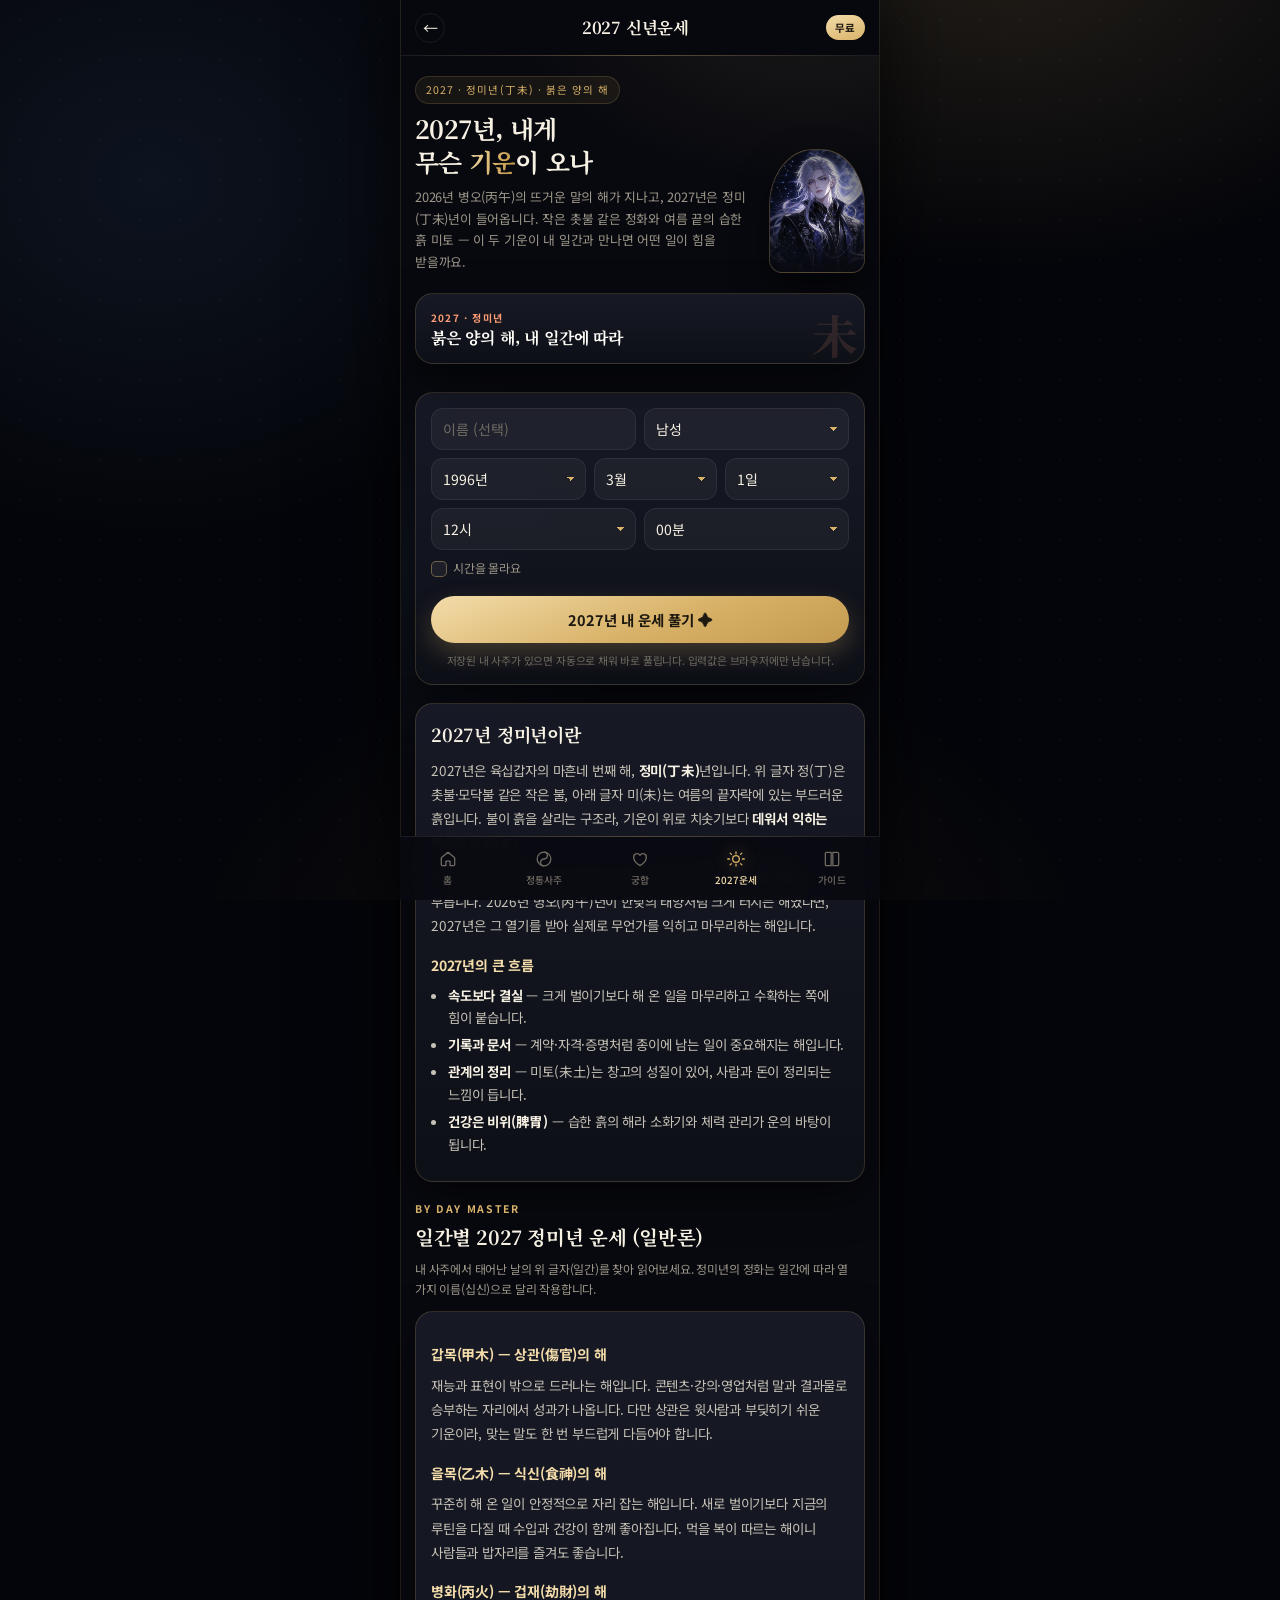
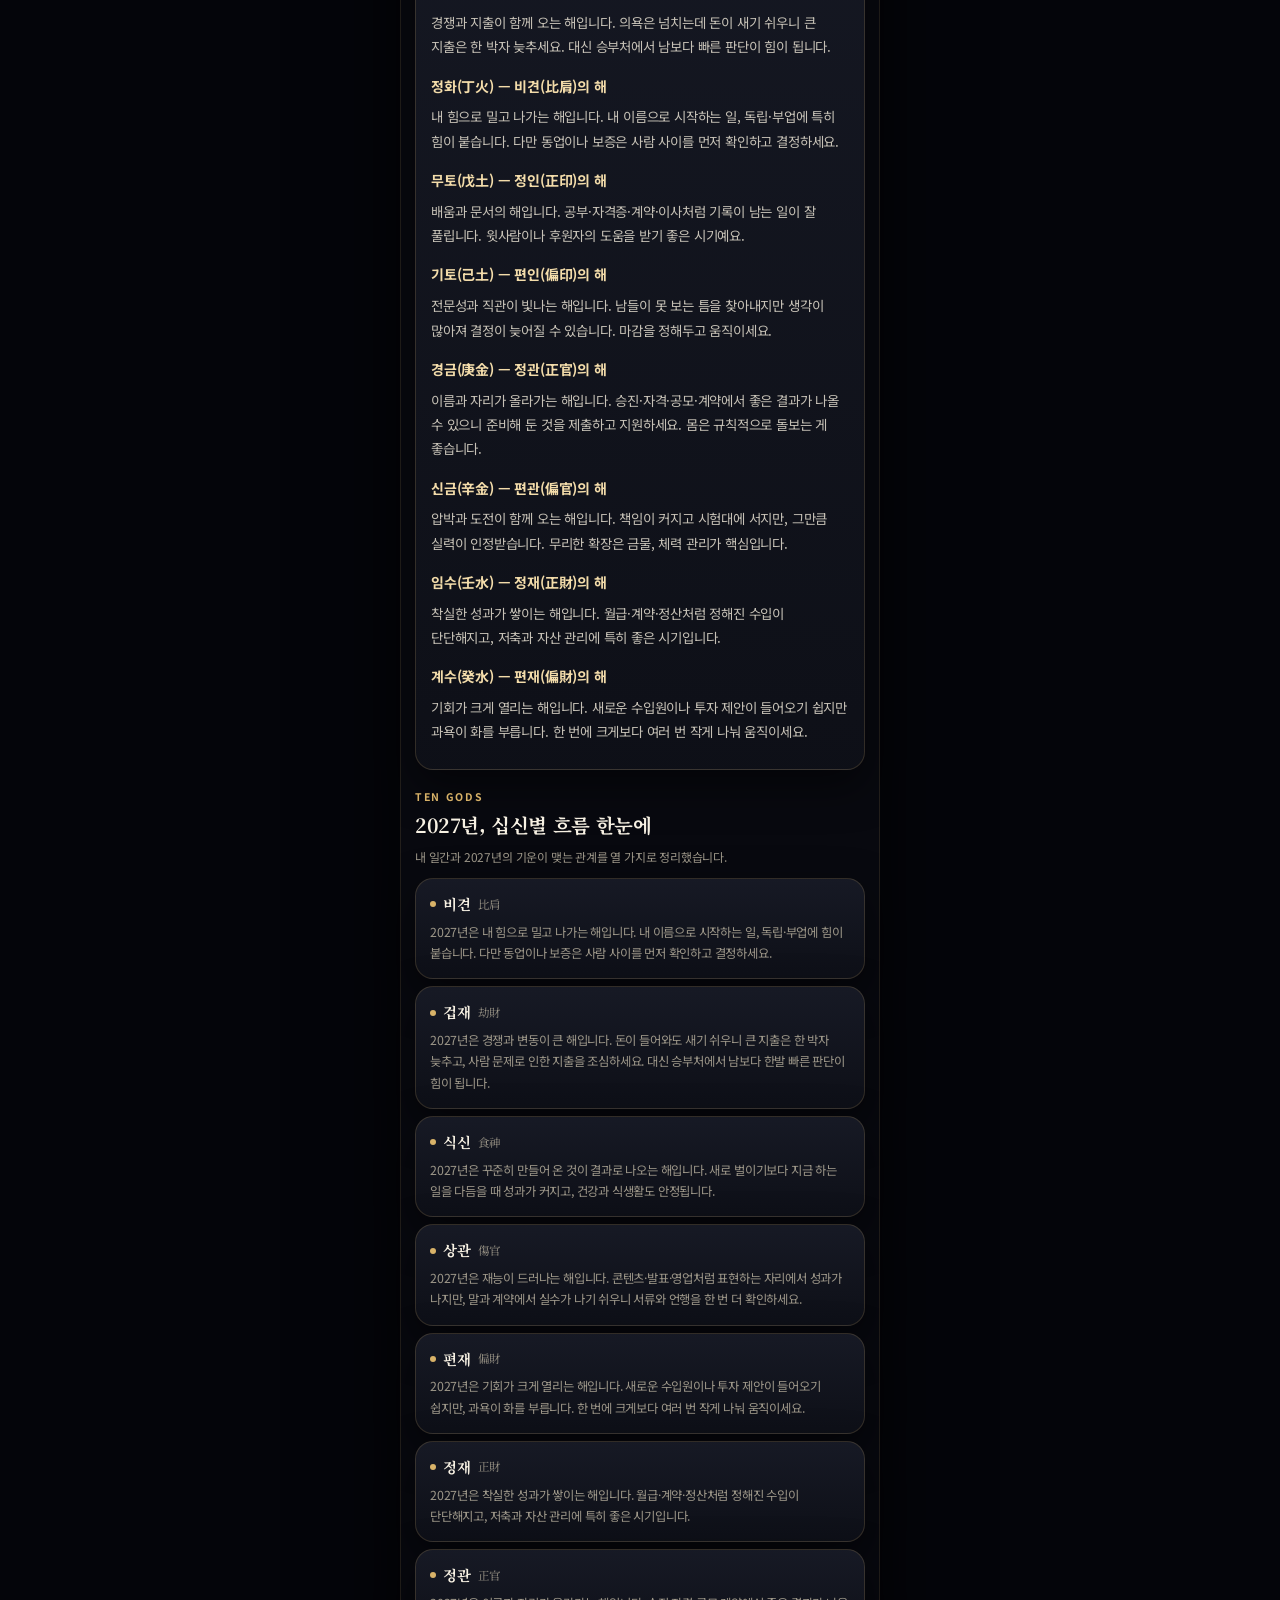
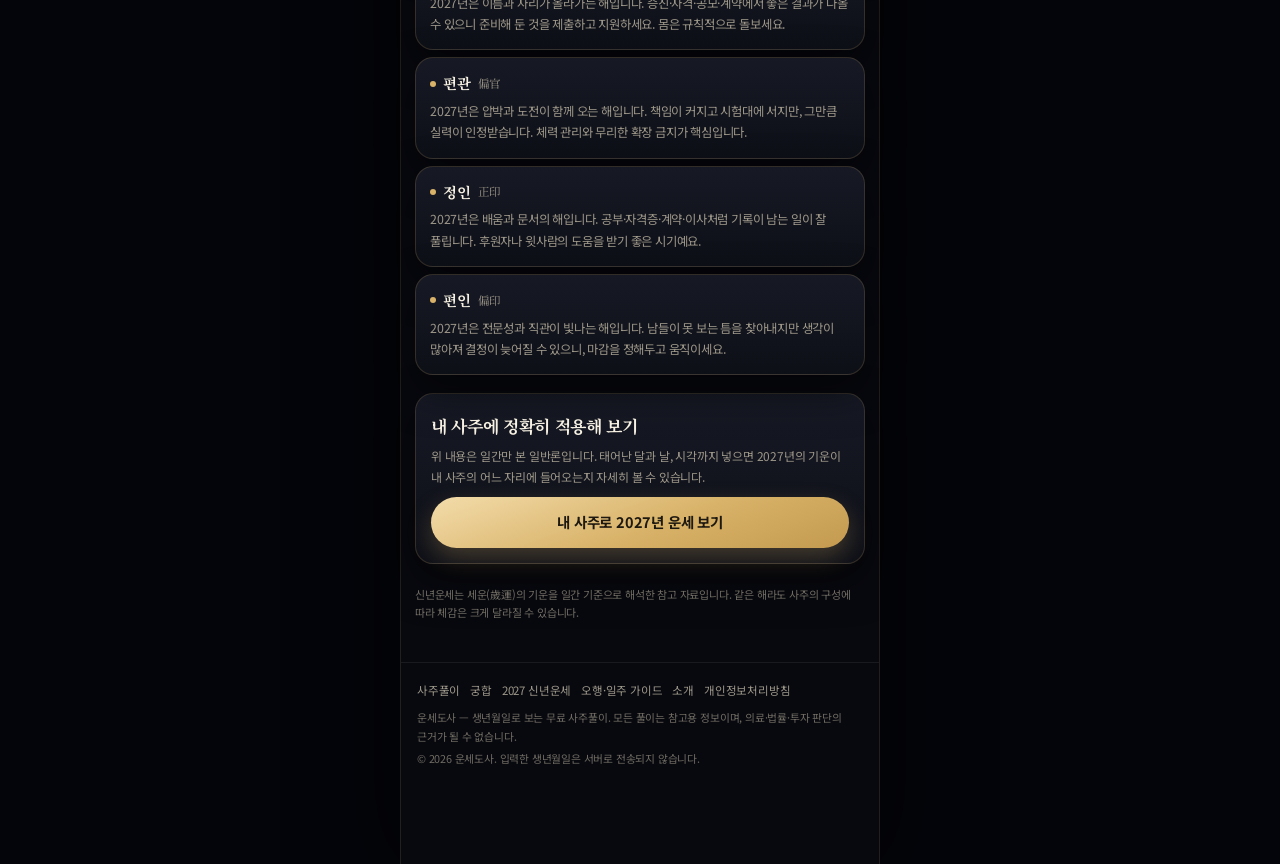
<file: newyear-2027.html>
<!DOCTYPE html>
<html lang="ko">
<head>
<meta charset="utf-8">
<meta name="viewport" content="width=device-width, initial-scale=1, viewport-fit=cover">
<title>2027 정미년(丁未) 신년운세 | 붉은 양의 해, 일간별 총정리 — 운세도사</title>
<meta name="description" content="2027년 정미년(丁未) 신년운세. 정화와 미토가 들어오는 해, 내 일간(갑을병정무기경신임계)에 따라 재물·직업·관계 흐름이 어떻게 달라지는지 십신으로 풀어드립니다.">
<meta property="og:title" content="2027 정미년 신년운세 — 운세도사">
<meta property="og:description" content="붉은 양의 해, 2027년 정미년. 내 사주에 들어오는 기운과 일간별 흐름을 정리했습니다.">
<meta property="og:image" content="https://hanibori.github.io/og.png?v=2">
<meta property="og:image:width" content="1200">
<meta property="og:image:height" content="630">
<meta name="twitter:card" content="summary_large_image">
<meta name="theme-color" content="#08090f">
<link rel="icon" href="favicon.png?v=3" type="image/png">
<link rel="apple-touch-icon" href="apple-touch-icon.png?v=3">
<link rel="preconnect" href="https://fonts.googleapis.com">
<link rel="preconnect" href="https://fonts.gstatic.com" crossorigin>
<link href="https://fonts.googleapis.com/css2?family=Noto+Sans+KR:wght@400;500;700&family=Noto+Serif+KR:wght@400;600;700&display=swap" rel="stylesheet">
<link rel="stylesheet" href="css/style.css?v=4">
<!-- Google AdSense (자동 광고) -->
<script async src="https://pagead2.googlesyndication.com/pagead/js/adsbygoogle.js?client=ca-pub-3523393668102318" crossorigin="anonymous"></script>
<!-- Google Analytics 4 (gtag.js) -->
<script async src="https://www.googletagmanager.com/gtag/js?id=G-Q6RLLX0X1D"></script>
<script>
  window.dataLayer = window.dataLayer || [];
  function gtag(){dataLayer.push(arguments);}
  gtag('js', new Date());
  gtag('config', 'G-Q6RLLX0X1D');
</script>
</head>
<body data-page="newyear-2027">
<div class="app">

  <header class="appbar">
    <a class="appbar-back" href="index.html" aria-label="홈으로">←</a>
    <span class="appbar-title">2027 신년운세</span>
    <span class="free-pill">무료</span>
  </header>

  <main class="app-main">

    <section class="page-head with-char">
      <div class="ph-copy">
        <span class="eyebrow">2027 · 정미년(丁未) · 붉은 양의 해</span>
        <h1>2027년, 내게<br>무슨 <span class="gold">기운</span>이 오나</h1>
        <p>2026년 병오(丙午)의 뜨거운 말의 해가 지나고, 2027년은 정미(丁未)년이 들어옵니다. 작은 촛불 같은 정화와 여름 끝의 습한 흙 미토 — 이 두 기운이 내 일간과 만나면 어떤 일이 힘을 받을까요.</p>
      </div>
      <div class="ph-char"><span class="char-frame"><img class="char-img" src="assets/char-chic.webp?v=2" alt="2027년 운세를 풀어주는 역술가 캐릭터" width="300" height="380" decoding="async"></span></div>
    </section>

    <section class="page-sec">
      <div class="card theme-banner" data-tone="ember" style="margin-bottom:10px">
        <span class="tb-glyph" aria-hidden="true">未</span>
        <div class="tb-main">
          <div class="tb-cat">2027 · 정미년</div>
          <h2 class="tb-name">붉은 양의 해, 내 일간에 따라</h2>
        </div>
      </div>
    </section>

    <section class="page-sec">
      <form id="newyear-form" autocomplete="off" class="card">
        <p class="quick-note" id="newyear-fill" hidden></p>
        <div class="grid-2">
          <input type="text" id="n-name" maxlength="12" placeholder="이름 (선택)">
          <select id="n-gender" aria-label="성별">
            <option value="m">남성</option>
            <option value="f">여성</option>
          </select>
        </div>
        <div class="grid-3" style="margin-top:8px">
          <select id="n-year" aria-label="출생 연도"></select>
          <select id="n-month" aria-label="출생 월"></select>
          <select id="n-day" aria-label="출생 일"></select>
        </div>
        <div class="grid-2" style="margin-top:8px">
          <select id="n-hour" aria-label="출생 시"></select>
          <select id="n-minute" aria-label="출생 분"></select>
        </div>
        <label class="check check-sm" style="margin-top:8px">
          <input type="checkbox" id="n-notime"> 시간을 몰라요
        </label>
        <button class="btn btn-primary btn-block" type="submit" style="margin-top:12px">2027년 내 운세 풀기 ✦</button>
        <p class="quick-note">저장된 내 사주가 있으면 자동으로 채워 바로 풀립니다. 입력값은 브라우저에만 남습니다.</p>
      </form>
    </section>

    <section id="newyear-result" class="page-sec" aria-live="polite"></section>

    <section class="page-sec">
      <div class="card prose">
        <h2 style="margin-top:0">2027년 정미년이란</h2>
        <p>2027년은 육십갑자의 마흔네 번째 해, <strong>정미(丁未)</strong>년입니다. 위 글자 정(丁)은 촛불·모닥불 같은 작은 불, 아래 글자 미(未)는 여름의 끝자락에 있는 부드러운 흙입니다. 불이 흙을 살리는 구조라, 기운이 위로 치솟기보다 <strong>데워서 익히는</strong> 쪽으로 흐릅니다.</p>
        <p>띠로는 양(羊)의 해이고, 천간 정(丁)이 붉은색을 뜻해 <strong>붉은 양의 해</strong>라고 부릅니다. 2026년 병오(丙午)년이 한낮의 태양처럼 크게 터지는 해였다면, 2027년은 그 열기를 받아 실제로 무언가를 익히고 마무리하는 해입니다.</p>
        <h3>2027년의 큰 흐름</h3>
        <ul>
          <li><strong>속도보다 결실</strong> — 크게 벌이기보다 해 온 일을 마무리하고 수확하는 쪽에 힘이 붙습니다.</li>
          <li><strong>기록과 문서</strong> — 계약·자격·증명처럼 종이에 남는 일이 중요해지는 해입니다.</li>
          <li><strong>관계의 정리</strong> — 미토(未土)는 창고의 성질이 있어, 사람과 돈이 정리되는 느낌이 듭니다.</li>
          <li><strong>건강은 비위(脾胃)</strong> — 습한 흙의 해라 소화기와 체력 관리가 운의 바탕이 됩니다.</li>
        </ul>
      </div>
    </section>

    <section class="page-sec">
      <div class="sec-head">
        <span class="sec-kicker">BY DAY MASTER</span>
        <h2>일간별 2027 정미년 운세 (일반론)</h2>
        <p>내 사주에서 태어난 날의 위 글자(일간)를 찾아 읽어보세요. 정미년의 정화는 일간에 따라 열 가지 이름(십신)으로 달리 작용합니다.</p>
      </div>
      <div class="card prose">
        <h3>갑목(甲木) — 상관(傷官)의 해</h3>
        <p>재능과 표현이 밖으로 드러나는 해입니다. 콘텐츠·강의·영업처럼 말과 결과물로 승부하는 자리에서 성과가 나옵니다. 다만 상관은 윗사람과 부딪히기 쉬운 기운이라, 맞는 말도 한 번 부드럽게 다듬어야 합니다.</p>
        <h3>을목(乙木) — 식신(食神)의 해</h3>
        <p>꾸준히 해 온 일이 안정적으로 자리 잡는 해입니다. 새로 벌이기보다 지금의 루틴을 다질 때 수입과 건강이 함께 좋아집니다. 먹을 복이 따르는 해이니 사람들과 밥자리를 즐겨도 좋습니다.</p>
        <h3>병화(丙火) — 겁재(劫財)의 해</h3>
        <p>경쟁과 지출이 함께 오는 해입니다. 의욕은 넘치는데 돈이 새기 쉬우니 큰 지출은 한 박자 늦추세요. 대신 승부처에서 남보다 빠른 판단이 힘이 됩니다.</p>
        <h3>정화(丁火) — 비견(比肩)의 해</h3>
        <p>내 힘으로 밀고 나가는 해입니다. 내 이름으로 시작하는 일, 독립·부업에 특히 힘이 붙습니다. 다만 동업이나 보증은 사람 사이를 먼저 확인하고 결정하세요.</p>
        <h3>무토(戊土) — 정인(正印)의 해</h3>
        <p>배움과 문서의 해입니다. 공부·자격증·계약·이사처럼 기록이 남는 일이 잘 풀립니다. 윗사람이나 후원자의 도움을 받기 좋은 시기예요.</p>
        <h3>기토(己土) — 편인(偏印)의 해</h3>
        <p>전문성과 직관이 빛나는 해입니다. 남들이 못 보는 틈을 찾아내지만 생각이 많아져 결정이 늦어질 수 있습니다. 마감을 정해두고 움직이세요.</p>
        <h3>경금(庚金) — 정관(正官)의 해</h3>
        <p>이름과 자리가 올라가는 해입니다. 승진·자격·공모·계약에서 좋은 결과가 나올 수 있으니 준비해 둔 것을 제출하고 지원하세요. 몸은 규칙적으로 돌보는 게 좋습니다.</p>
        <h3>신금(辛金) — 편관(偏官)의 해</h3>
        <p>압박과 도전이 함께 오는 해입니다. 책임이 커지고 시험대에 서지만, 그만큼 실력이 인정받습니다. 무리한 확장은 금물, 체력 관리가 핵심입니다.</p>
        <h3>임수(壬水) — 정재(正財)의 해</h3>
        <p>착실한 성과가 쌓이는 해입니다. 월급·계약·정산처럼 정해진 수입이 단단해지고, 저축과 자산 관리에 특히 좋은 시기입니다.</p>
        <h3>계수(癸水) — 편재(偏財)의 해</h3>
        <p>기회가 크게 열리는 해입니다. 새로운 수입원이나 투자 제안이 들어오기 쉽지만 과욕이 화를 부릅니다. 한 번에 크게보다 여러 번 작게 나눠 움직이세요.</p>
      </div>
    </section>

    <section class="page-sec">
      <div class="sec-head">
        <span class="sec-kicker">TEN GODS</span>
        <h2>2027년, 십신별 흐름 한눈에</h2>
        <p>내 일간과 2027년의 기운이 맺는 관계를 열 가지로 정리했습니다.</p>
      </div>
      <div class="ilju-grid year-grid" id="year2027-grid"></div>
    </section>

    <section class="page-sec">
      <div class="card">
        <div class="sec-head" style="margin-bottom:10px">
          <h2 style="font-size:17px">내 사주에 정확히 적용해 보기</h2>
          <p>위 내용은 일간만 본 일반론입니다. 태어난 달과 날, 시각까지 넣으면 2027년의 기운이 내 사주의 어느 자리에 들어오는지 자세히 볼 수 있습니다.</p>
        </div>
        <a class="btn btn-primary btn-block" href="index.html#theme-newyear-main">내 사주로 2027년 운세 보기</a>
      </div>
      <p class="note" style="border:0;padding-top:10px">신년운세는 세운(歲運)의 기운을 일간 기준으로 해석한 참고 자료입니다. 같은 해라도 사주의 구성에 따라 체감은 크게 달라질 수 있습니다.</p>
    </section>

  </main>

  <footer class="app-foot">
    <div class="ft-links">
      <a href="index.html">사주풀이</a>
      <a href="compatibility.html">궁합</a>
      <a href="newyear-2027.html">2027 신년운세</a>
      <a href="guide.html">오행·일주 가이드</a>
      <a href="about.html">소개</a>
      <a href="privacy.html">개인정보처리방침</a>
    </div>
    <p>운세도사 — 생년월일로 보는 무료 사주풀이. 모든 풀이는 참고용 정보이며, 의료·법률·투자 판단의 근거가 될 수 없습니다.</p>
    <p>© 2026 운세도사. 입력한 생년월일은 서버로 전송되지 않습니다.</p>
  </footer>

  <nav class="tabbar" aria-label="하단 메뉴">
    <a href="index.html" data-tab="home">
      <svg viewBox="0 0 24 24" aria-hidden="true"><path d="M4 10.5 12 4l8 6.5V19a1 1 0 0 1-1 1h-4.5v-5.5h-5V20H5a1 1 0 0 1-1-1z"/></svg>
      <span>홈</span>
    </a>
    <a href="index.html#feed" data-tab="saju">
      <svg viewBox="0 0 24 24" aria-hidden="true"><circle cx="12" cy="12" r="8.2"/><path d="M12 3.8a4.1 4.1 0 0 1 0 8.2 4.1 4.1 0 0 0 0 8.2"/></svg>
      <span>정통사주</span>
    </a>
    <a href="compatibility.html" data-tab="compat">
      <svg viewBox="0 0 24 24" aria-hidden="true"><path d="M12 20s-7.5-4.6-7.5-9.4A4.1 4.1 0 0 1 12 7.6a4.1 4.1 0 0 1 7.5 3C19.5 15.4 12 20 12 20z"/></svg>
      <span>궁합</span>
    </a>
    <a href="newyear-2027.html" data-tab="newyear" class="on">
      <svg viewBox="0 0 24 24" aria-hidden="true"><path d="M12 3.6v2.2M12 18.2v2.2M4.3 12H2.1M21.9 12h-2.2M6.5 6.5 5 5M19 19l-1.5-1.5M17.5 6.5 19 5M5 19l1.5-1.5"/><circle cx="12" cy="12" r="4"/></svg>
      <span>2027운세</span>
    </a>
    <a href="guide.html" data-tab="guide">
      <svg viewBox="0 0 24 24" aria-hidden="true"><path d="M4 5.5A1.5 1.5 0 0 1 5.5 4H11v16H5.5A1.5 1.5 0 0 1 4 18.5zM20 5.5A1.5 1.5 0 0 0 18.5 4H13v16h5.5A1.5 1.5 0 0 0 20 18.5z"/></svg>
      <span>가이드</span>
    </a>
  </nav>
</div>

<script src="js/lunar-data.js?v=4"></script>
<script src="js/saju.js?v=4"></script>
<script src="js/fortune.js?v=5"></script>
<script src="js/year2027.js?v=4"></script>
<script src="js/themes.js?v=5"></script>
<script src="js/fx.js?v=4"></script>
<script src="js/story.js?v=5"></script>
<script src="js/ui.js?v=4"></script>
</body>
</html>
</file>
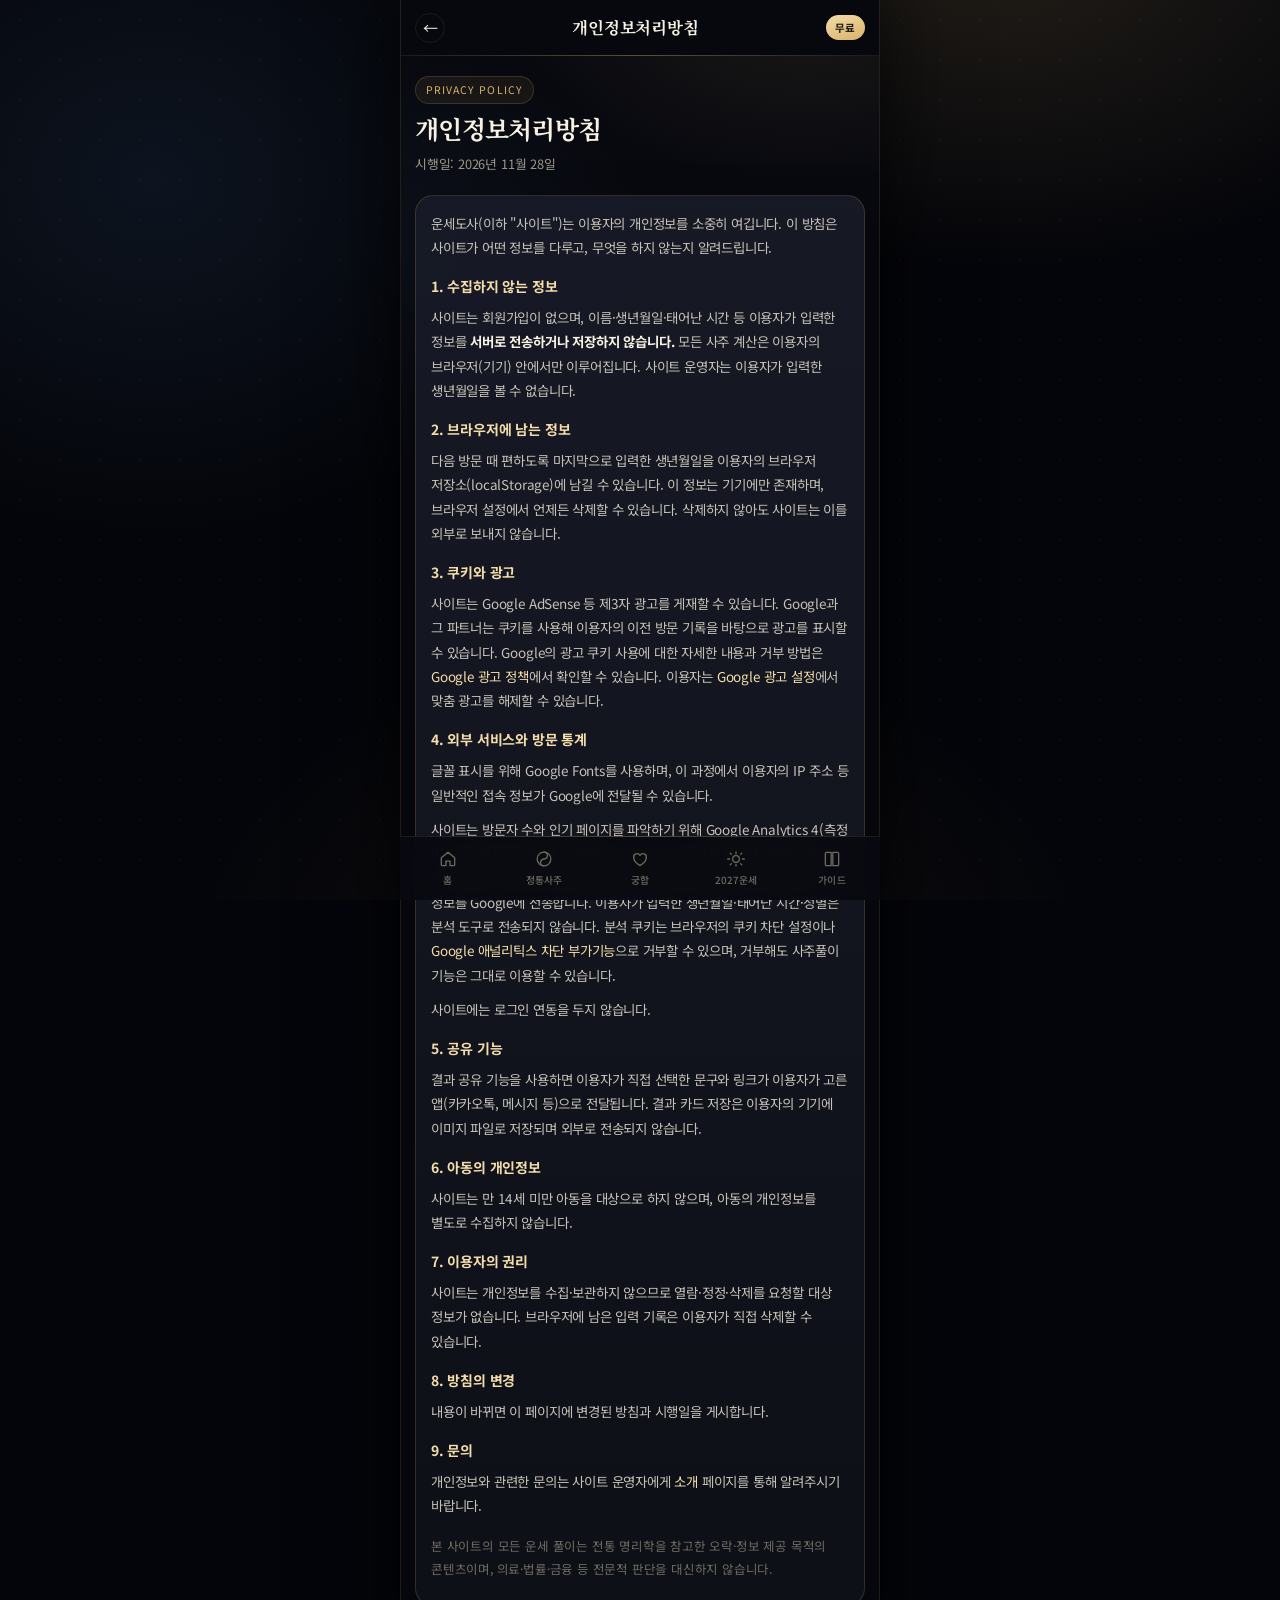
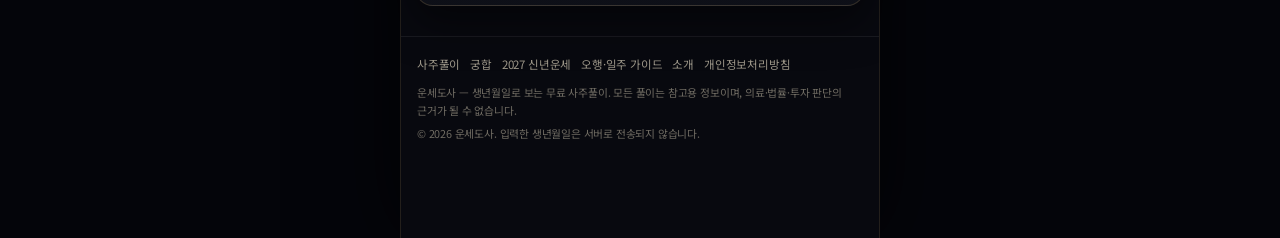
<file: privacy.html>
<!DOCTYPE html>
<html lang="ko">
<head>
<meta charset="utf-8">
<meta name="viewport" content="width=device-width, initial-scale=1, viewport-fit=cover">
<title>개인정보처리방침 | 운세도사</title>
<meta name="description" content="운세도사 개인정보처리방침. 생년월일 등 입력 정보는 서버로 전송되지 않으며 브라우저에서만 계산됩니다. 쿠키와 광고에 관한 안내를 포함합니다.">
<meta name="theme-color" content="#08090f">
<link rel="icon" href="favicon.png?v=3" type="image/png">
<link rel="apple-touch-icon" href="apple-touch-icon.png?v=3">
<link rel="preconnect" href="https://fonts.googleapis.com">
<link rel="preconnect" href="https://fonts.gstatic.com" crossorigin>
<link href="https://fonts.googleapis.com/css2?family=Noto+Sans+KR:wght@400;500;700&family=Noto+Serif+KR:wght@400;600;700&display=swap" rel="stylesheet">
<link rel="stylesheet" href="css/style.css?v=4">
<!-- Google AdSense (자동 광고) -->
<script async src="https://pagead2.googlesyndication.com/pagead/js/adsbygoogle.js?client=ca-pub-3523393668102318" crossorigin="anonymous"></script>
<!-- Google Analytics 4 (gtag.js) -->
<script async src="https://www.googletagmanager.com/gtag/js?id=G-Q6RLLX0X1D"></script>
<script>
  window.dataLayer = window.dataLayer || [];
  function gtag(){dataLayer.push(arguments);}
  gtag('js', new Date());
  gtag('config', 'G-Q6RLLX0X1D');
</script>
</head>
<body data-page="privacy">
<div class="app">

  <header class="appbar">
    <a class="appbar-back" href="index.html" aria-label="홈으로">←</a>
    <span class="appbar-title">개인정보처리방침</span>
    <span class="free-pill">무료</span>
  </header>

  <main class="app-main">

    <section class="page-head">
      <span class="eyebrow">PRIVACY POLICY</span>
      <h1>개인정보처리방침</h1>
      <p>시행일: 2026년 11월 28일</p>
    </section>

    <section class="page-sec">
      <div class="card prose">
        <p>운세도사(이하 "사이트")는 이용자의 개인정보를 소중히 여깁니다. 이 방침은 사이트가 어떤 정보를 다루고, 무엇을 하지 않는지 알려드립니다.</p>

        <h3>1. 수집하지 않는 정보</h3>
        <p>사이트는 회원가입이 없으며, 이름·생년월일·태어난 시간 등 이용자가 입력한 정보를 <strong>서버로 전송하거나 저장하지 않습니다.</strong> 모든 사주 계산은 이용자의 브라우저(기기) 안에서만 이루어집니다. 사이트 운영자는 이용자가 입력한 생년월일을 볼 수 없습니다.</p>

        <h3>2. 브라우저에 남는 정보</h3>
        <p>다음 방문 때 편하도록 마지막으로 입력한 생년월일을 이용자의 브라우저 저장소(localStorage)에 남길 수 있습니다. 이 정보는 기기에만 존재하며, 브라우저 설정에서 언제든 삭제할 수 있습니다. 삭제하지 않아도 사이트는 이를 외부로 보내지 않습니다.</p>

        <h3>3. 쿠키와 광고</h3>
        <p>사이트는 Google AdSense 등 제3자 광고를 게재할 수 있습니다. Google과 그 파트너는 쿠키를 사용해 이용자의 이전 방문 기록을 바탕으로 광고를 표시할 수 있습니다. Google의 광고 쿠키 사용에 대한 자세한 내용과 거부 방법은 <a href="https://policies.google.com/technologies/ads" target="_blank" rel="noopener">Google 광고 정책</a>에서 확인할 수 있습니다. 이용자는 <a href="https://adssettings.google.com" target="_blank" rel="noopener">Google 광고 설정</a>에서 맞춤 광고를 해제할 수 있습니다.</p>

        <h3>4. 외부 서비스와 방문 통계</h3>
        <p>글꼴 표시를 위해 Google Fonts를 사용하며, 이 과정에서 이용자의 IP 주소 등 일반적인 접속 정보가 Google에 전달될 수 있습니다.</p>
        <p>사이트는 방문자 수와 인기 페이지를 파악하기 위해 Google Analytics 4(측정 ID G-Q6RLLX0X1D)를 사용합니다. 이 도구는 쿠키를 사용해 방문한 페이지, 유입 경로, 브라우저·기기 종류, 대략적인 접속 지역, 체류 시간 같은 통계 정보를 Google에 전송합니다. 이용자가 입력한 생년월일·태어난 시간·성별은 분석 도구로 전송되지 않습니다. 분석 쿠키는 브라우저의 쿠키 차단 설정이나 <a href="https://tools.google.com/dlpage/gaoptout" target="_blank" rel="noopener">Google 애널리틱스 차단 부가기능</a>으로 거부할 수 있으며, 거부해도 사주풀이 기능은 그대로 이용할 수 있습니다.</p>
        <p>사이트에는 로그인 연동을 두지 않습니다.</p>

        <h3>5. 공유 기능</h3>
        <p>결과 공유 기능을 사용하면 이용자가 직접 선택한 문구와 링크가 이용자가 고른 앱(카카오톡, 메시지 등)으로 전달됩니다. 결과 카드 저장은 이용자의 기기에 이미지 파일로 저장되며 외부로 전송되지 않습니다.</p>

        <h3>6. 아동의 개인정보</h3>
        <p>사이트는 만 14세 미만 아동을 대상으로 하지 않으며, 아동의 개인정보를 별도로 수집하지 않습니다.</p>

        <h3>7. 이용자의 권리</h3>
        <p>사이트는 개인정보를 수집·보관하지 않으므로 열람·정정·삭제를 요청할 대상 정보가 없습니다. 브라우저에 남은 입력 기록은 이용자가 직접 삭제할 수 있습니다.</p>

        <h3>8. 방침의 변경</h3>
        <p>내용이 바뀌면 이 페이지에 변경된 방침과 시행일을 게시합니다.</p>

        <h3>9. 문의</h3>
        <p>개인정보와 관련한 문의는 사이트 운영자에게 <a href="about.html">소개</a> 페이지를 통해 알려주시기 바랍니다.</p>

        <p style="color:var(--muted-2);font-size:12.5px;margin-top:18px">본 사이트의 모든 운세 풀이는 전통 명리학을 참고한 오락·정보 제공 목적의 콘텐츠이며, 의료·법률·금융 등 전문적 판단을 대신하지 않습니다.</p>
      </div>
    </section>

  </main>

  <footer class="app-foot">
    <div class="ft-links">
      <a href="index.html">사주풀이</a>
      <a href="compatibility.html">궁합</a>
      <a href="newyear-2027.html">2027 신년운세</a>
      <a href="guide.html">오행·일주 가이드</a>
      <a href="about.html">소개</a>
      <a href="privacy.html">개인정보처리방침</a>
    </div>
    <p>운세도사 — 생년월일로 보는 무료 사주풀이. 모든 풀이는 참고용 정보이며, 의료·법률·투자 판단의 근거가 될 수 없습니다.</p>
    <p>© 2026 운세도사. 입력한 생년월일은 서버로 전송되지 않습니다.</p>
  </footer>

  <nav class="tabbar" aria-label="하단 메뉴">
    <a href="index.html" data-tab="home">
      <svg viewBox="0 0 24 24" aria-hidden="true"><path d="M4 10.5 12 4l8 6.5V19a1 1 0 0 1-1 1h-4.5v-5.5h-5V20H5a1 1 0 0 1-1-1z"/></svg>
      <span>홈</span>
    </a>
    <a href="index.html#feed" data-tab="saju">
      <svg viewBox="0 0 24 24" aria-hidden="true"><circle cx="12" cy="12" r="8.2"/><path d="M12 3.8a4.1 4.1 0 0 1 0 8.2 4.1 4.1 0 0 0 0 8.2"/></svg>
      <span>정통사주</span>
    </a>
    <a href="compatibility.html" data-tab="compat">
      <svg viewBox="0 0 24 24" aria-hidden="true"><path d="M12 20s-7.5-4.6-7.5-9.4A4.1 4.1 0 0 1 12 7.6a4.1 4.1 0 0 1 7.5 3C19.5 15.4 12 20 12 20z"/></svg>
      <span>궁합</span>
    </a>
    <a href="newyear-2027.html" data-tab="newyear">
      <svg viewBox="0 0 24 24" aria-hidden="true"><path d="M12 3.6v2.2M12 18.2v2.2M4.3 12H2.1M21.9 12h-2.2M6.5 6.5 5 5M19 19l-1.5-1.5M17.5 6.5 19 5M5 19l1.5-1.5"/><circle cx="12" cy="12" r="4"/></svg>
      <span>2027운세</span>
    </a>
    <a href="guide.html" data-tab="guide">
      <svg viewBox="0 0 24 24" aria-hidden="true"><path d="M4 5.5A1.5 1.5 0 0 1 5.5 4H11v16H5.5A1.5 1.5 0 0 1 4 18.5zM20 5.5A1.5 1.5 0 0 0 18.5 4H13v16h5.5A1.5 1.5 0 0 0 20 18.5z"/></svg>
      <span>가이드</span>
    </a>
  </nav>
</div>

<script src="js/lunar-data.js?v=4"></script>
<script src="js/saju.js?v=4"></script>
<script src="js/fortune.js?v=5"></script>
<script src="js/themes.js?v=5"></script>
<script src="js/ui.js?v=4"></script>
</body>
</html>
</file>
<file: css/style.css>
/* ============================================================
   운세도사 — 모바일 앱형 사주 피드
   다크 잉크 + 골드 + 테마별 톤 (모바일 우선, 최대 460px)
   ============================================================ */
:root {
  --ink: #08090f;
  --ink-2: #0d0f18;
  --ink-3: #12141f;
  --card: #12141d;
  --card-2: #171a26;
  --line: rgba(216, 178, 106, 0.18);
  --line-soft: rgba(255, 255, 255, 0.07);
  --gold: #d8b268;
  --gold-2: #f3dcaa;
  --gold-dim: #9a7c42;
  --cream: #f7f1e3;
  --text: #e6e2d8;
  --muted: #9d9789;
  --muted-2: #6f6b62;
  --mok: #5aa36f;
  --hwa: #d9604f;
  --to: #c9a44c;
  --geum: #a9b4c2;
  --su: #4f7fb8;
  --radius: 18px;
  --radius-sm: 12px;
  --shadow: 0 16px 40px rgba(0, 0, 0, 0.5);
  --serif: 'Noto Serif KR', 'Noto Serif CJK KR', 'Nanum Myeongjo', 'AppleMyungjo', 'Batang', serif;
  --sans: 'Noto Sans KR', 'Noto Sans CJK KR', 'Pretendard', -apple-system, BlinkMacSystemFont, 'Apple SD Gothic Neo', 'Malgun Gothic', 'Segoe UI', sans-serif;
  --app-w: 460px;
  --bar-h: 56px;
  --chip-h: 48px;
  --tab-h: 64px;
}

* { box-sizing: border-box; }
img { max-width: 100%; height: auto; }
[hidden] { display: none !important; }

html { -webkit-text-size-adjust: 100%; scroll-behavior: smooth; }

body {
  margin: 0;
  font-family: var(--sans);
  background: #04050a;
  color: var(--text);
  line-height: 1.7;
  letter-spacing: -0.012em;
  overflow-x: hidden;
}

/* 데스크톱 외곽 배경 */
body::before {
  content: '';
  position: fixed;
  inset: 0;
  z-index: 0;
  pointer-events: none;
  background:
    radial-gradient(800px 520px at 78% -6%, rgba(216, 178, 106, 0.14), transparent 62%),
    radial-gradient(700px 600px at 12% 20%, rgba(79, 127, 184, 0.12), transparent 60%),
    radial-gradient(700px 500px at 50% 108%, rgba(216, 178, 106, 0.07), transparent 65%),
    #04050a;
}
body::after {
  content: '';
  position: fixed;
  inset: 0;
  z-index: 0;
  pointer-events: none;
  opacity: 0.55;
  background-image:
    radial-gradient(rgba(255, 255, 255, 0.05) 1px, transparent 1px),
    radial-gradient(rgba(255, 255, 255, 0.025) 1px, transparent 1px);
  background-size: 40px 40px, 67px 67px;
  background-position: 0 0, 19px 27px;
}

/* ---------------- 앱 프레임 ---------------- */
.app {
  position: relative;
  z-index: 1;
  width: 100%;
  max-width: var(--app-w);
  margin: 0 auto;
  min-height: 100vh;
  background: var(--ink);
  padding-bottom: calc(var(--tab-h) + 18px + env(safe-area-inset-bottom));
}
.app::before {
  content: '';
  position: absolute;
  inset: 0;
  pointer-events: none;
  background:
    radial-gradient(420px 260px at 85% 0%, rgba(216, 178, 106, 0.09), transparent 70%),
    radial-gradient(360px 300px at 0% 14%, rgba(79, 127, 184, 0.07), transparent 70%);
}
@media (min-width: 520px) {
  .app {
    border-left: 1px solid rgba(216, 178, 106, 0.13);
    border-right: 1px solid rgba(216, 178, 106, 0.13);
    box-shadow: 0 0 80px rgba(0, 0, 0, 0.75);
  }
}

.app-main { position: relative; }

a { color: var(--gold-2); text-decoration: none; }
a:hover { color: #fff; }

/* ---------------- 상단 바 ---------------- */
.appbar {
  position: sticky;
  top: 0;
  z-index: 50;
  display: flex;
  align-items: center;
  justify-content: space-between;
  gap: 10px;
  height: var(--bar-h);
  padding: 0 14px;
  background: rgba(8, 9, 15, 0.975);
  backdrop-filter: blur(16px);
  -webkit-backdrop-filter: blur(16px);
  border-bottom: 1px solid var(--line-soft);
}
.appbar::after {
  content: '';
  position: absolute;
  left: 0; right: 0; bottom: -1px;
  height: 1px;
  background: linear-gradient(90deg, transparent, rgba(216, 178, 106, 0.35), transparent);
}

.brand {
  display: flex;
  align-items: center;
  gap: 8px;
  min-width: 0;
  color: var(--cream);
  font-family: var(--serif);
  font-weight: 700;
  font-size: 18px;
  letter-spacing: -0.01em;
  white-space: nowrap;
}
.brand-mark {
  flex: 0 0 auto;
  width: 28px;
  height: 28px;
  border-radius: 9px;
  display: grid;
  place-items: center;
  background: linear-gradient(150deg, #2b3450, #121828);
  border: 1px solid var(--line);
  color: var(--gold-2);
  font-size: 14px;
  box-shadow: inset 0 0 12px rgba(216, 178, 106, 0.22);
}
.brand-txt { display: flex; flex-direction: column; line-height: 1.15; }
.brand-txt small {
  font-family: var(--sans);
  font-size: 9.5px;
  font-weight: 500;
  letter-spacing: 0.08em;
  color: var(--muted-2);
}
.appbar-right { display: flex; align-items: center; gap: 7px; flex: 0 0 auto; }

.free-pill {
  font-size: 10.5px;
  font-weight: 700;
  letter-spacing: 0.06em;
  color: #1d1810;
  background: linear-gradient(160deg, var(--gold-2), var(--gold));
  padding: 4px 9px;
  border-radius: 999px;
  white-space: nowrap;
}

.icon-btn {
  width: 30px;
  height: 30px;
  border-radius: 50%;
  display: grid;
  place-items: center;
  border: 1px solid var(--line-soft);
  background: rgba(255, 255, 255, 0.04);
  color: var(--muted);
}
.icon-btn svg { width: 16px; height: 16px; fill: none; stroke: currentColor; stroke-width: 1.6; }
.icon-btn:hover { color: var(--gold-2); border-color: var(--line); }

.appbar-back {
  display: grid;
  place-items: center;
  width: 30px;
  height: 30px;
  border-radius: 50%;
  border: 1px solid var(--line-soft);
  color: var(--cream);
  font-size: 15px;
  line-height: 1;
}
.appbar-title {
  flex: 1 1 auto;
  min-width: 0;
  font-family: var(--serif);
  font-size: 16.5px;
  font-weight: 700;
  color: var(--cream);
  text-align: center;
  white-space: nowrap;
  overflow: hidden;
  text-overflow: ellipsis;
}

/* ---------------- 카테고리 칩 바 ---------------- */
.chipbar {
  position: sticky;
  top: var(--bar-h);
  z-index: 45;
  height: var(--chip-h);
  display: flex;
  align-items: center;
  background: var(--ink);
  border-bottom: 1px solid rgba(255, 255, 255, 0.05);
}
.chipbar::after {
  content: '';
  position: absolute;
  left: 0; right: 0; bottom: -14px;
  height: 14px;
  pointer-events: none;
  background: linear-gradient(180deg, rgba(8, 9, 15, 0.95), rgba(8, 9, 15, 0));
}
.chips-row { display: flex; gap: 7px; overflow-x: auto; width: 100%; padding: 5px 14px 6px; scrollbar-width: none; -ms-overflow-style: none; }
.chips-row::-webkit-scrollbar { display: none; }

.chip-btn {
  flex: 0 0 auto;
  border: 1px solid var(--line-soft);
  background: rgba(255, 255, 255, 0.04);
  color: var(--muted);
  font-family: inherit;
  font-size: 13px;
  font-weight: 500;
  padding: 7px 14px;
  border-radius: 999px;
  cursor: pointer;
  white-space: nowrap;
  transition: 0.18s;
}
.chip-btn:hover { color: var(--cream); border-color: var(--line); }
.chip-btn.on {
  background: linear-gradient(150deg, var(--gold-2), var(--gold));
  border-color: transparent;
  color: #1d1810;
  font-weight: 700;
  box-shadow: 0 6px 16px rgba(216, 178, 106, 0.24);
}

/* ---------------- 히어로 ---------------- */
.hero {
  position: relative;
  display: grid;
  grid-template-columns: 1fr 148px;
  gap: 4px;
  align-items: center;
  padding: 18px 16px 4px;
}
.hero-copy { min-width: 0; }
.eyebrow {
  display: inline-flex;
  align-items: center;
  gap: 6px;
  font-size: 10.5px;
  letter-spacing: 0.1em;
  color: var(--gold);
  border: 1px solid var(--line);
  border-radius: 999px;
  padding: 4px 10px;
  margin-bottom: 10px;
  background: rgba(216, 178, 106, 0.07);
}
.hero h1 {
  font-family: var(--serif);
  font-size: clamp(25px, 7.4vw, 31px);
  line-height: 1.3;
  margin: 0 0 9px;
  color: var(--cream);
  letter-spacing: -0.03em;
  font-weight: 700;
  word-break: keep-all;
}
.hero h1 .gold {
  background: linear-gradient(100deg, var(--gold-2), var(--gold) 58%, #b98f45);
  -webkit-background-clip: text;
  background-clip: text;
  color: transparent;
}
.hero .lead {
  margin: 0;
  color: var(--muted);
  font-size: 12.8px;
  line-height: 1.72;
  word-break: keep-all;
}

.hero-stage {
  position: relative;
  display: flex;
  flex-direction: column;
  align-items: center;
  gap: 6px;
  padding-top: 2px;
  min-width: 0;
}
/* 히어로 뒤로 떠오르는 금빛 불티 (fx.js) */
.hero-fx {
  position: absolute;
  inset: 0;
  z-index: 1;
  width: 100%;
  height: 100%;
  display: block;
  pointer-events: none;
}
.hero-stage::before {
  content: '';
  position: absolute;
  left: 0;
  right: 0;
  margin: 0 auto;
  bottom: 0;
  width: min(132px, 96%);
  height: 150px;
  border-radius: 50%;
  background: radial-gradient(circle, rgba(216, 178, 106, 0.3), rgba(216, 178, 106, 0.05) 58%, transparent 72%);
  filter: blur(3px);
  animation: breathe 6s ease-in-out infinite;
  z-index: 0;
}
.hero-stage::after {
  content: '';
  position: absolute;
  left: 0;
  right: 0;
  margin: 0 auto;
  bottom: 8px;
  width: min(116px, 84%);
  height: 130px;
  border-radius: 50%;
  border: 1px dashed rgba(216, 178, 106, 0.24);
  animation: spin 44s linear infinite;
  z-index: 0;
}
.mascot {
  position: relative;
  z-index: 2;
  width: 112px;
  filter: drop-shadow(0 16px 20px rgba(0, 0, 0, 0.6));
  animation: floaty 5.2s ease-in-out infinite;
  will-change: transform;
}

@keyframes floaty {
  0%, 100% { transform: translateY(0) rotate(-0.6deg); }
  50% { transform: translateY(-9px) rotate(0.6deg); }
}
@keyframes breathe {
  0%, 100% { opacity: 0.7; transform: scale(0.95); }
  50% { opacity: 1; transform: scale(1.06); }
}
@keyframes spin { to { transform: rotate(360deg); } }

/* ---------------- 말풍선 ---------------- */
.bubble {
  position: relative;
  z-index: 3;
  background: linear-gradient(180deg, #fffdf7, #f2e9d7);
  color: #23201a;
  border-radius: 14px;
  padding: 8px 10px;
  font-size: 11px;
  line-height: 1.6;
  box-shadow: 0 12px 26px rgba(0, 0, 0, 0.42);
  border: 1px solid rgba(216, 178, 106, 0.5);
  word-break: keep-all;
  max-width: 166px;
}
.hero-bubble { max-width: 138px; }
.bubble::after {
  content: '';
  position: absolute;
  left: 50%;
  bottom: -6px;
  width: 11px;
  height: 11px;
  margin-left: -5px;
  background: #f2e9d7;
  border-right: 1px solid rgba(216, 178, 106, 0.5);
  border-bottom: 1px solid rgba(216, 178, 106, 0.5);
  transform: rotate(45deg);
  border-bottom-right-radius: 2px;
}
.bubble .who {
  display: flex;
  align-items: center;
  gap: 5px;
  font-size: 9.5px;
  font-weight: 700;
  letter-spacing: 0.09em;
  color: var(--gold-dim);
  margin-bottom: 3px;
}
.bubble .who i {
  width: 5px;
  height: 5px;
  border-radius: 50%;
  background: var(--gold);
  box-shadow: 0 0 0 3px rgba(216, 178, 106, 0.22);
}
.hero-bubble { animation: bubbleIn 0.6s ease both; max-width: 146px; }
@keyframes bubbleIn {
  from { opacity: 0; transform: translateY(8px) scale(0.96); }
  to { opacity: 1; transform: none; }
}
.caret::after {
  content: '▍';
  color: var(--gold-dim);
  animation: blink 1s steps(1) infinite;
  margin-left: 1px;
}
@keyframes blink { 50% { opacity: 0; } }

/* ---------------- 입력 카드 ---------------- */
#form-section { padding: 14px 14px 4px; scroll-margin-top: calc(var(--bar-h) + 8px); }

#saju-form {
  position: relative;
  background: linear-gradient(180deg, rgba(26, 29, 42, 0.95), rgba(15, 17, 26, 0.98));
  border: 1px solid var(--line);
  border-radius: var(--radius);
  padding: 14px;
  box-shadow: var(--shadow);
  scroll-margin-top: calc(var(--bar-h) + var(--chip-h) + 12px);
}
#saju-form.attn {
  animation: attn 1.6s ease;
  border-color: rgba(216, 178, 106, 0.7);
}
@keyframes attn {
  0%, 100% { box-shadow: var(--shadow); }
  30% { box-shadow: 0 0 0 3px rgba(216, 178, 106, 0.28), 0 16px 40px rgba(0, 0, 0, 0.5); }
}
.quick-head {
  display: flex;
  align-items: baseline;
  justify-content: space-between;
  gap: 8px;
  margin-bottom: 11px;
  flex-wrap: wrap;
}
.qh-title {
  font-family: var(--serif);
  font-size: 15px;
  font-weight: 700;
  color: var(--cream);
}
.qh-sub { font-size: 10.5px; color: var(--muted-2); text-align: right; }

.qf-row { margin-bottom: 9px; }
.qf-top { display: flex; align-items: center; gap: 8px; }
.qf-top .seg:last-child { margin-left: auto; }
.qf-notime { margin-top: 7px; }

.grid-2 { display: grid; grid-template-columns: 1fr 1fr; gap: 8px; }
.grid-3 { display: grid; grid-template-columns: 1.25fr 1fr 1fr; gap: 8px; }
.grid-4 { display: grid; grid-template-columns: repeat(4, 1fr); gap: 8px; }

.seg {
  display: inline-flex;
  background: rgba(255, 255, 255, 0.05);
  border: 1px solid var(--line-soft);
  border-radius: 999px;
  padding: 3px;
  gap: 3px;
}
.seg button {
  border: 0;
  background: transparent;
  color: var(--muted);
  font-family: inherit;
  font-size: 12.5px;
  padding: 5px 12px;
  border-radius: 999px;
  cursor: pointer;
  transition: 0.18s;
}
.seg button.on {
  background: linear-gradient(160deg, var(--gold-2), var(--gold));
  color: #201a10;
  font-weight: 700;
}

input[type='text'], input[type='number'], select {
  width: 100%;
  background: rgba(255, 255, 255, 0.045);
  border: 1px solid var(--line-soft);
  color: var(--cream);
  border-radius: var(--radius-sm);
  padding: 10px 11px;
  font-family: inherit;
  font-size: 14px;
  outline: none;
  transition: 0.18s;
  appearance: none;
  -webkit-appearance: none;
}
select {
  background-image: linear-gradient(45deg, transparent 50%, var(--gold) 50%), linear-gradient(135deg, var(--gold) 50%, transparent 50%);
  background-position: calc(100% - 14px) 50%, calc(100% - 10px) 50%;
  background-size: 4px 4px, 4px 4px;
  background-repeat: no-repeat;
  padding-right: 26px;
}
input::placeholder { color: var(--muted-2); }
input:focus, select:focus {
  border-color: rgba(216, 178, 106, 0.65);
  background: rgba(216, 178, 106, 0.08);
  box-shadow: 0 0 0 3px rgba(216, 178, 106, 0.1);
}
select option { background: #141a2b; color: var(--cream); }

.check {
  display: inline-flex;
  align-items: center;
  gap: 6px;
  font-size: 12.5px;
  color: var(--muted);
  cursor: pointer;
  user-select: none;
}
.check input {
  appearance: none;
  -webkit-appearance: none;
  width: 16px;
  height: 16px;
  flex: 0 0 auto;
  border-radius: 5px;
  border: 1px solid rgba(216, 178, 106, 0.45);
  background: rgba(255, 255, 255, 0.05);
  margin: 0;
  position: relative;
  cursor: pointer;
  transition: 0.15s;
}
.check input:checked {
  background: linear-gradient(160deg, var(--gold-2), var(--gold));
  border-color: transparent;
}
.check input:checked::after {
  content: '';
  position: absolute;
  left: 4.5px;
  top: 1.2px;
  width: 5px;
  height: 9px;
  border: solid #201a10;
  border-width: 0 2px 2px 0;
  transform: rotate(42deg);
}
.check-sm { font-size: 12px; }

.hint { font-size: 11.5px; color: var(--muted-2); margin-top: 6px; }
.quick-note {
  font-size: 10.8px;
  color: var(--muted-2);
  margin: 9px 0 0;
  text-align: center;
  line-height: 1.6;
  word-break: keep-all;
}

/* ---------------- 버튼 ---------------- */
.btn {
  display: inline-flex;
  align-items: center;
  justify-content: center;
  gap: 7px;
  border: 0;
  border-radius: 999px;
  padding: 13px 22px;
  font-family: inherit;
  font-size: 14.5px;
  font-weight: 700;
  cursor: pointer;
  transition: transform 0.16s, box-shadow 0.2s, background 0.2s;
  text-decoration: none;
}
.btn-primary {
  background: linear-gradient(160deg, var(--gold-2), var(--gold) 55%, #c39a4f);
  color: #1d1810;
  box-shadow: 0 10px 24px rgba(216, 178, 106, 0.26);
}
.btn-primary:hover { transform: translateY(-1px); box-shadow: 0 14px 30px rgba(216, 178, 106, 0.34); color: #1d1810; }
.btn-ghost {
  background: rgba(255, 255, 255, 0.04);
  color: var(--cream);
  border: 1px solid var(--line);
}
.btn-ghost:hover { background: rgba(216, 178, 106, 0.12); color: #fff; }
.btn-block { width: 100%; }
.btn-sm { padding: 9px 14px; font-size: 12.5px; }

/* ---------------- 피드 공통 ---------------- */
.feed-sec { padding: 22px 14px 4px; position: relative; }
.sec-head { margin-bottom: 11px; }
.sec-kicker {
  display: block;
  font-size: 10.5px;
  letter-spacing: 0.16em;
  color: var(--gold);
  font-weight: 700;
  text-transform: uppercase;
}
.sec-head h2 {
  font-family: var(--serif);
  font-size: 19.5px;
  margin: 3px 0 0;
  color: var(--cream);
  letter-spacing: -0.02em;
  word-break: keep-all;
}
.sec-head p { color: var(--muted); font-size: 12px; margin: 5px 0 0; word-break: keep-all; }
.sec-count {
  display: inline-block;
  font-family: var(--sans);
  font-size: 10.5px;
  font-weight: 500;
  color: var(--muted-2);
  margin-left: 6px;
  letter-spacing: 0;
  vertical-align: 2px;
}

/* 테마 톤 */
[data-tone='gold'] { --t1: #3b2a13; --t2: #8a6a2f; --t3: #e7c888; --glow: rgba(216, 178, 106, 0.5); }
[data-tone='rose'] { --t1: #3a1220; --t2: #8f2c48; --t3: #f0a0b2; --glow: rgba(240, 160, 178, 0.44); }
[data-tone='jade'] { --t1: #0d2b22; --t2: #1e6b4f; --t3: #82dcb1; --glow: rgba(130, 220, 177, 0.4); }
[data-tone='violet'] { --t1: #1e1738; --t2: #4a3690; --t3: #b4a2f0; --glow: rgba(180, 162, 240, 0.42); }
[data-tone='ember'] { --t1: #37120c; --t2: #8f3320; --t3: #ff9c74; --glow: rgba(255, 156, 116, 0.42); }
[data-tone='sky'] { --t1: #0c2033; --t2: #22557f; --t3: #8ec4f0; --glow: rgba(142, 196, 240, 0.4); }

/* 배지 */
.badge {
  display: inline-flex;
  align-items: center;
  gap: 3px;
  font-size: 9.5px;
  font-weight: 700;
  letter-spacing: 0.05em;
  padding: 3px 7px;
  border-radius: 999px;
  background: rgba(8, 9, 15, 0.62);
  border: 1px solid rgba(255, 255, 255, 0.16);
  color: #fff;
  backdrop-filter: blur(6px);
}
.badge.best { background: linear-gradient(150deg, #ffe1a6, #d8a24a); color: #2a1d07; border-color: transparent; }
.badge.pop { background: linear-gradient(150deg, #ffd0da, #e26a86); color: #34060f; border-color: transparent; }
.badge.rec { background: linear-gradient(150deg, #c8f3dd, #43ad7e); color: #04231a; border-color: transparent; }

/* ---------- 추천 카드 (가로 스크롤) ---------- */
.feat-track {
  display: flex;
  gap: 10px;
  overflow-x: auto;
  scroll-snap-type: x mandatory;
  padding: 2px 14px 6px;
  margin: 0 -14px;
  scrollbar-width: none;
  -ms-overflow-style: none;
}
.feat-track::-webkit-scrollbar { display: none; }

.fcard {
  position: relative;
  flex: 0 0 auto;
  width: 254px;
  height: 322px;
  scroll-snap-align: start;
  border-radius: 20px;
  overflow: hidden;
  border: 1px solid rgba(255, 255, 255, 0.09);
  background:
    radial-gradient(130% 90% at 88% -6%, var(--t2), transparent 62%),
    linear-gradient(165deg, var(--t1), #07080e 88%);
  box-shadow: 0 14px 34px rgba(0, 0, 0, 0.5);
  color: inherit;
  text-align: left;
  padding: 0;
  cursor: pointer;
  font-family: inherit;
  transition: transform 0.2s, box-shadow 0.2s;
}
.fcard:hover { transform: translateY(-3px); box-shadow: 0 20px 42px rgba(0, 0, 0, 0.6); }
.fcard:active { transform: scale(0.985); }

.fcard-art {
  position: absolute;
  inset: 0;
  padding: 13px 13px 14px;
  display: flex;
  flex-direction: column;
}
.fcard-art::before {
  content: '';
  position: absolute;
  inset: 0;
  background:
    radial-gradient(70% 44% at 18% 12%, rgba(255, 255, 255, 0.12), transparent 66%),
    linear-gradient(180deg, transparent 30%, rgba(5, 6, 11, 0.72) 88%);
  pointer-events: none;
}
.fcard-glyph {
  position: absolute;
  right: -6px;
  top: 44px;
  font-family: var(--serif);
  font-size: 108px;
  line-height: 1;
  font-weight: 700;
  color: var(--t3);
  opacity: 0.14;
  letter-spacing: -0.04em;
  pointer-events: none;
}
.fcard-mascot {
  position: absolute;
  right: 0;
  bottom: 8px;
  width: 84px;
  filter: drop-shadow(0 12px 16px rgba(0, 0, 0, 0.6));
  pointer-events: none;
}
.fcard-top { position: relative; display: flex; align-items: center; gap: 5px; }/* 텍스트는 캐릭터 위로 */
.fcard-art > .fcard-hook, .fcard-art > .fcard-quote, .fcard-art > .fcard-cta, .fcard-art > .fcard-top { z-index: 3; }
.fcard-hook {
  display: block;
  position: relative;
  margin-top: 14px;
  font-family: var(--serif);
  font-size: 21.5px;
  line-height: 1.34;
  font-weight: 700;
  color: #fffdf7;
  letter-spacing: -0.03em;
  text-shadow: 0 3px 16px rgba(0, 0, 0, 0.6);
  word-break: keep-all;
  max-width: 200px;
}
.fcard-quote {
  display: block;
  position: relative;
  max-width: 176px;
  margin: auto 0 9px;
  font-size: 10.6px;
  line-height: 1.6;
  color: rgba(255, 253, 247, 0.72);
  word-break: keep-all;
  max-width: 150px;
  padding-left: 1px;
}
.fcard-cta {
  position: relative;
  align-self: flex-start;
  display: inline-flex;
  align-items: center;
  gap: 4px;
  font-size: 11.5px;
  font-weight: 700;
  color: #16120a;
  background: linear-gradient(150deg, #fff7e4, var(--t3));
  border-radius: 999px;
  padding: 6px 12px;
  box-shadow: 0 6px 16px rgba(0, 0, 0, 0.32);
}
.fcard-meta {
  position: absolute;
  left: 13px;
  bottom: 15px;
  display: none;
}

/* ---------- 테마 그리드 ---------- */
.tgrid { display: grid; grid-template-columns: 1fr 1fr; gap: 10px; }
.tgrid.wide { grid-template-columns: 1fr; }

.tcard {
  position: relative;
  display: flex;
  flex-direction: column;
  border-radius: 16px;
  overflow: hidden;
  border: 1px solid rgba(255, 255, 255, 0.07);
  background: linear-gradient(180deg, var(--card-2), var(--card));
  text-align: left;
  padding: 0;
  cursor: pointer;
  font-family: inherit;
  color: inherit;
  box-shadow: 0 10px 24px rgba(0, 0, 0, 0.34);
  transition: transform 0.18s, border-color 0.18s;
}
.tcard:hover { transform: translateY(-2px); border-color: rgba(216, 178, 106, 0.32); }
.tcard:active { transform: scale(0.99); }

.tcard-art {
  display: block;
  position: relative;
  height: 142px;
  background:
    radial-gradient(110% 86% at 84% -8%, var(--t2), transparent 66%),
    linear-gradient(160deg, var(--t1), #090a11 92%);
  overflow: hidden;
}
.tcard-art::after {
  content: '';
  position: absolute;
  inset: 0;
  background: linear-gradient(180deg, transparent 26%, rgba(6, 7, 12, 0.8) 96%);
}
.tcard-glyph {
  position: absolute;
  right: 2px;
  bottom: -14px;
  font-family: var(--serif);
  font-size: 62px;
  font-weight: 700;
  line-height: 1;
  color: var(--t3);
  opacity: 0.16;
}
.tcard-mascot {
  position: absolute;
  right: -2px;
  bottom: -2px;
  width: 60px;
  z-index: 1;
  filter: drop-shadow(0 8px 12px rgba(0, 0, 0, 0.55));
  pointer-events: none;
}
.tcard-badge { position: absolute; z-index: 3; left: 8px; top: 8px; display: block; }
.tcard-hook {
  display: block;
  position: absolute;
  z-index: 2;
  left: 9px;
  right: 66px;
  bottom: 8px;
  font-family: var(--serif);
  font-size: 13.4px;
  line-height: 1.36;
  font-weight: 700;
  color: #fffdf7;
  letter-spacing: -0.02em;
  text-shadow: 0 2px 10px rgba(0, 0, 0, 0.7);
  word-break: keep-all;
}
.tcard-body { display: block; padding: 8px 9px 10px; }
.tcard-name {
  display: block;
  font-size: 12.8px;
  font-weight: 700;
  color: var(--cream);
  line-height: 1.4;
  word-break: keep-all;
}
.tcard-cta {
  display: block;
  font-size: 10px;
  font-weight: 700;
  color: var(--gold);
  margin-top: 3px;
  letter-spacing: 0.01em;
}
.tcard-sub {
  display: -webkit-box;
  font-size: 10.3px;
  color: var(--muted-2);
  line-height: 1.5;
  margin-top: 2px;
  -webkit-line-clamp: 2;
  -webkit-box-orient: vertical;
  overflow: hidden;
  word-break: keep-all;
}

/* 필터로 숨김 */
.tcard.is-hidden, .feed-sec.is-hidden { display: none; }

/* ---------------- 결과 ---------------- */
#result { display: none; padding: 4px 14px 0; scroll-margin-top: calc(var(--bar-h) + 8px); }
#feed, #featured-section, #cat-jeontong, #cat-love, #cat-money, #cat-packpok, #cat-newyear {
  scroll-margin-top: calc(var(--bar-h) + var(--chip-h) + 10px);
}
#result.show { display: block; animation: fadeUp 0.45s ease both; }
#result-body { display: grid; gap: 10px; }
@keyframes fadeUp {
  from { opacity: 0; transform: translateY(12px); }
  to { opacity: 1; transform: none; }
}

/* 테마 배너 */
.theme-banner {
  display: flex;
  align-items: center;
  gap: 10px;
  padding: 11px 13px;
  border-radius: 16px;
  background:
    radial-gradient(120% 120% at 92% -10%, var(--t2), transparent 68%),
    linear-gradient(160deg, var(--t1), #0a0b12 92%);
  border: 1px solid rgba(255, 255, 255, 0.09);
  position: relative;
  overflow: hidden;
}
.theme-banner .tb-glyph {
  position: absolute;
  right: 6px;
  bottom: -10px;
  font-family: var(--serif);
  font-size: 46px;
  font-weight: 700;
  color: var(--t3);
  opacity: 0.13;
}

/* 오행 카드 (가이드) */
.elem-card { padding: 13px 14px 14px !important; }
.elem-card h3 {
  margin: 0 0 5px;
  font-family: var(--serif);
  font-size: 15px;
  color: var(--cream);
  display: flex;
  align-items: center;
  gap: 7px;
}
.elem-card h3 .dot { width: 6px; height: 6px; border-radius: 50%; background: var(--gold); }
.elem-card p { margin: 0; font-size: 12.4px; line-height: 1.72; color: var(--muted); word-break: keep-all; }
.elem-card .chips { margin-top: 8px; }
.theme-banner .tb-main { min-width: 0; flex: 1 1 auto; position: relative; }
.theme-banner .tb-cat { font-size: 10px; letter-spacing: 0.12em; color: var(--t3); font-weight: 700; }
.theme-banner .tb-name {
  font-family: var(--serif);
  font-size: 16px;
  font-weight: 700;
  color: #fffdf7;
  margin: 1px 0 0;
  line-height: 1.35;
  word-break: keep-all;
}
.theme-banner .tb-badge { flex: 0 0 auto; position: relative; }

.result-top { display: block; }
.result-top h2 {
  font-family: var(--serif);
  font-size: 21px;
  margin: 0;
  color: var(--cream);
  letter-spacing: -0.02em;
}
.result-top .meta { color: var(--muted); font-size: 11.8px; margin-top: 3px; word-break: keep-all; }

.pillars { display: grid; grid-template-columns: repeat(4, 1fr); gap: 7px; }
.pillar {
  background: linear-gradient(180deg, rgba(255, 255, 255, 0.055), rgba(255, 255, 255, 0.015));
  border: 1px solid var(--line);
  border-radius: 13px;
  padding: 9px 3px 9px;
  text-align: center;
  position: relative;
  overflow: hidden;
}
.pillar .role { font-size: 9.5px; letter-spacing: 0.08em; color: var(--muted); }
.pillar .char {
  font-family: var(--serif);
  font-size: 25px;
  line-height: 1.2;
  font-weight: 700;
  letter-spacing: 0.02em;
  margin-top: 2px;
}
.pillar .char .hz { display: block; font-size: 10px; color: var(--muted); letter-spacing: 0.12em; font-weight: 400; margin-top: 1px; }
.pillar .ss {
  margin-top: 4px;
  font-size: 9.5px;
  color: var(--gold-2);
  background: rgba(216, 178, 106, 0.12);
  border-radius: 999px;
  padding: 1px 3px;
  display: inline-block;
  word-break: keep-all;
}
.pillar .bar { position: absolute; left: 0; right: 0; bottom: 0; height: 2px; }
.pillar.dm { border-color: rgba(216, 178, 106, 0.6); box-shadow: 0 0 0 1px rgba(216, 178, 106, 0.2) inset; }
.pillar.dm .role { color: var(--gold); }

.e-mok { color: var(--mok); } .e-hwa { color: var(--hwa); } .e-to { color: var(--to); } .e-geum { color: var(--geum); } .e-su { color: var(--su); }
.b-mok { background: var(--mok); } .b-hwa { background: var(--hwa); } .b-to { background: var(--to); } .b-geum { background: var(--geum); } .b-su { background: var(--su); }

.card {
  background: linear-gradient(180deg, rgba(24, 27, 39, 0.94), rgba(14, 16, 24, 0.97));
  border: 1px solid var(--line);
  border-radius: var(--radius);
  padding: 15px;
  box-shadow: var(--shadow);
}
.card.cream { background: linear-gradient(180deg, #fffdf7, var(--cream)); color: #23201a; border-color: rgba(216, 178, 106, 0.6); }
.card.cream h3, .card.cream h4 { color: #1d1a15; }
.card.cream p, .card.cream li { color: #4a4438; }

/* 오행 */
.elem-list { display: grid; gap: 8px; }
.elem-row { display: grid; grid-template-columns: 26px 1fr 76px; align-items: center; gap: 8px; }
.elem-row .name { font-size: 13px; font-weight: 700; }
.elem-track { height: 8px; border-radius: 999px; background: rgba(255, 255, 255, 0.07); overflow: hidden; position: relative; }
.elem-fill {
  height: 100%;
  border-radius: 999px;
  transition: width 1s cubic-bezier(0.22, 1, 0.36, 1);
  box-shadow: 0 0 12px currentColor;
}
.elem-row .val { font-size: 10.5px; color: var(--muted); text-align: right; white-space: nowrap; font-variant-numeric: tabular-nums; }

/* 도사 대화 */
.dosa-talk {
  display: grid;
  grid-template-columns: 64px 1fr;
  gap: 10px;
  align-items: start;
}
.dosa-talk .stage { display: flex; justify-content: flex-start; align-items: flex-end; }
.dosa-talk .stage .mascot { width: 64px; animation: none; }
.dosa-talk .bubble { max-width: none; font-size: 12.3px; padding: 10px 11px; }
.dosa-talk .bubble::after {
  left: -5px;
  top: 15px;
  bottom: auto;
  margin-left: 0;
  width: 9px;
  height: 9px;
  background: var(--cream);
  border-right: 0;
  border-bottom: 0;
  border-left: 1px solid rgba(216, 178, 106, 0.5);
  border-top: 1px solid rgba(216, 178, 106, 0.5);
  transform: rotate(45deg);
  border-radius: 2px 0 0 0;
}
.talk-tabs { display: flex; flex-wrap: wrap; gap: 5px; margin-top: 9px; }
.talk-tabs button {
  border: 1px solid var(--line);
  background: rgba(255, 255, 255, 0.03);
  color: var(--muted);
  font-family: inherit;
  font-size: 11.3px;
  padding: 5px 10px;
  border-radius: 999px;
  cursor: pointer;
  transition: 0.18s;
}
.talk-tabs button.on { color: #1d1810; background: linear-gradient(160deg, var(--gold-2), var(--gold)); border-color: transparent; font-weight: 700; }

.block h3 {
  font-family: var(--serif);
  font-size: 15.5px;
  margin: 0 0 9px;
  color: var(--cream);
  display: flex;
  align-items: center;
  gap: 8px;
}
.block h3 .dot { width: 6px; height: 6px; border-radius: 50%; background: var(--gold); box-shadow: 0 0 10px var(--gold); }
.kv { display: grid; grid-template-columns: 74px 1fr; gap: 5px 10px; font-size: 13.5px; }
.kv dt { color: var(--gold); font-size: 12px; }
.kv dd { margin: 0; color: var(--text); }

.quote {
  border-left: 2px solid var(--gold);
  padding: 2px 0 2px 11px;
  color: var(--text);
  font-size: 13.8px;
  margin: 10px 0;
  word-break: keep-all;
}

.chips { display: flex; flex-wrap: wrap; gap: 6px; margin: 9px 0 0; }
.chip {
  font-size: 11.2px;
  padding: 4px 9px;
  border-radius: 999px;
  border: 1px solid var(--line);
  color: var(--gold-2);
  background: rgba(216, 178, 106, 0.07);
  white-space: nowrap;
}

.pair { display: grid; grid-template-columns: 1fr; gap: 10px; }

.actions { display: flex; flex-wrap: wrap; gap: 7px; margin-top: 2px; }
.actions .btn { flex: 1 1 auto; }

/* 결과 공유 — 친구한테 보내는 바이럴 블록 */
.share-box {
  margin: 14px 0 6px;
  padding: 14px 14px 12px;
  border-radius: var(--radius);
  border: 1px solid rgba(216, 178, 106, 0.32);
  background:
    radial-gradient(130% 120% at 100% 0%, rgba(216, 178, 106, 0.18), rgba(216, 178, 106, 0) 62%),
    rgba(216, 178, 106, 0.05);
  text-align: center;
}
.share-lead {
  margin: 0 0 10px;
  font-family: var(--serif);
  font-size: 15px;
  font-weight: 600;
  color: var(--gold-2);
  line-height: 1.5;
  word-break: keep-all;
}
.share-row { display: flex; gap: 7px; }
.share-row .btn { flex: 1 1 auto; padding-left: 12px; padding-right: 12px; font-size: 14px; }
.share-row .btn-primary { flex: 1.7 1 auto; }
.share-note {
  margin: 9px 0 0;
  font-size: 11.5px;
  line-height: 1.6;
  color: var(--muted);
  word-break: keep-all;
}

/* 테마 전환 스트립 */
.theme-switch {
  border-radius: var(--radius);
  border: 1px solid var(--line-soft);
  background: rgba(255, 255, 255, 0.025);
  padding: 12px 13px 13px;
}
.theme-switch h4 {
  margin: 0 0 8px;
  font-size: 12px;
  letter-spacing: 0.05em;
  color: var(--muted);
  font-weight: 700;
}
.theme-switch .chips { margin: 0; }
.theme-switch .chip { cursor: pointer; border-color: var(--line-soft); color: var(--text); background: rgba(255, 255, 255, 0.04); }
.theme-switch .chip:hover { color: var(--gold-2); border-color: var(--line); }

.note {
  font-size: 11px;
  color: var(--muted-2);
  line-height: 1.65;
  border-top: 1px solid var(--line-soft);
  padding-top: 11px;
  word-break: keep-all;
}

/* ---------------- 심층 리포트 ---------------- */
.report-head { padding: 6px 2px 0; }
.report-kicker { font-size: 10.5px; letter-spacing: 0.18em; color: var(--gold); font-weight: 700; }
.report-head h3 {
  font-family: var(--serif);
  font-size: 18.5px;
  margin: 4px 0 5px;
  color: var(--cream);
  letter-spacing: -0.02em;
}
.report-head p { color: var(--muted); font-size: 11.8px; margin: 0; word-break: keep-all; }
.report-tools { display: flex; flex-wrap: wrap; gap: 6px; margin-top: 10px; }

.report-toc { display: flex; flex-wrap: wrap; gap: 5px; margin: 11px 0 0; }
.report-toc a {
  font-size: 11px;
  color: var(--muted);
  border: 1px solid var(--line-soft);
  background: rgba(255, 255, 255, 0.03);
  padding: 4px 9px;
  border-radius: 999px;
  line-height: 1.4;
  word-break: keep-all;
}
.report-toc a:hover { color: var(--gold-2); border-color: var(--line); background: rgba(216, 178, 106, 0.08); }

.deep-list { display: grid; gap: 9px; }
.deep-sec { padding: 0; overflow: hidden; }
.deep-head {
  display: flex;
  align-items: center;
  gap: 9px;
  width: 100%;
  background: none;
  border: 0;
  padding: 14px 14px;
  text-align: left;
  color: inherit;
  font-family: inherit;
  cursor: pointer;
  transition: background 0.16s;
}
.deep-head:hover { background: rgba(216, 178, 106, 0.05); }
.deep-no { flex: 0 0 auto; font-family: var(--serif); font-size: 11.5px; color: var(--gold); letter-spacing: 0.08em; }
.deep-titlewrap { display: flex; flex-direction: column; gap: 3px; min-width: 0; flex: 1 1 auto; }
.deep-title { font-family: var(--serif); font-size: 14.8px; font-weight: 700; color: var(--cream); line-height: 1.35; word-break: keep-all; }
.deep-tag { font-size: 11px; color: var(--muted); word-break: keep-all; }
.deep-meta { display: none; }
.deep-toggle {
  flex: 0 0 auto;
  width: 21px;
  height: 21px;
  border-radius: 50%;
  border: 1px solid var(--line);
  display: grid;
  place-items: center;
  color: var(--gold);
  font-size: 9px;
  transition: transform 0.22s;
}
.deep-toggle::before { content: '▾'; line-height: 1; }
.deep-sec.open .deep-toggle { transform: rotate(180deg); background: rgba(216, 178, 106, 0.12); }
.deep-sec.focus { border-color: rgba(216, 178, 106, 0.4); }
.deep-sec.focus .deep-head { background: rgba(216, 178, 106, 0.05); }

.deep-body { display: none; padding: 2px 14px 16px; border-top: 1px solid var(--line-soft); }
.deep-sec.open .deep-body { display: block; animation: fadeUp 0.3s ease both; }

.deep-lead {
  margin: 13px 0 2px;
  padding: 10px 12px;
  border-left: 2px solid var(--gold);
  background: rgba(216, 178, 106, 0.06);
  border-radius: 0 9px 9px 0;
  color: var(--gold-2);
  font-size: 12.2px;
  line-height: 1.68;
  word-break: keep-all;
}
.deep-para { margin-top: 15px; }
.deep-para h4 {
  margin: 0 0 6px;
  font-size: 13.4px;
  font-weight: 700;
  color: var(--gold-2);
  letter-spacing: -0.01em;
  word-break: keep-all;
}
.deep-para h4::before {
  content: '';
  display: inline-block;
  width: 4px;
  height: 4px;
  border-radius: 50%;
  background: var(--gold);
  margin-right: 7px;
  vertical-align: 2px;
  opacity: 0.85;
}
.deep-para p {
  margin: 0;
  color: #d6d1c6;
  font-size: 13.9px;
  line-height: 1.9;
  word-break: keep-all;
  overflow-wrap: anywhere;
}

.dosa-inline {
  display: grid;
  grid-template-columns: 34px 1fr;
  gap: 9px;
  align-items: start;
  margin: 17px 0 2px;
  padding: 10px 11px;
  border-radius: 13px;
  background: linear-gradient(180deg, #fffdf7, #f2e9d6);
  border: 1px solid rgba(216, 178, 106, 0.5);
  box-shadow: 0 8px 20px rgba(0, 0, 0, 0.28);
}
.dosa-inline img { width: 34px; height: auto; border-radius: 8px; align-self: end; filter: drop-shadow(0 5px 7px rgba(0, 0, 0, 0.22)); }
.dosa-inline-body { min-width: 0; }
.dosa-inline-label { display: block; font-size: 9.5px; font-weight: 700; letter-spacing: 0.09em; color: #9a7c42; margin-bottom: 2px; }
.dosa-inline p { margin: 0; color: #2c2820; font-size: 12.8px; line-height: 1.72; word-break: keep-all; }

.deep-next {
  display: block;
  width: 100%;
  margin-top: 16px;
  padding: 11px 14px;
  border-radius: 999px;
  border: 1px dashed var(--line);
  background: rgba(216, 178, 106, 0.06);
  color: var(--gold-2);
  font-family: inherit;
  font-size: 12.2px;
  cursor: pointer;
  transition: 0.18s;
}
.deep-next:hover { background: rgba(216, 178, 106, 0.14); color: #fff; }
.talk-hint { font-size: 10.5px; color: var(--muted-2); margin: 8px 0 0; line-height: 1.6; word-break: keep-all; }

/* ---------------- 단계 / FAQ ---------------- */
.steps { list-style: none; margin: 0; padding: 0; display: grid; gap: 8px; }
.steps li {
  display: flex;
  gap: 10px;
  align-items: flex-start;
  background: linear-gradient(180deg, rgba(24, 27, 39, 0.9), rgba(14, 16, 24, 0.95));
  border: 1px solid var(--line-soft);
  border-radius: 14px;
  padding: 12px 13px;
}
.step-no {
  flex: 0 0 auto;
  width: 22px;
  height: 22px;
  border-radius: 50%;
  display: grid;
  place-items: center;
  font-family: var(--serif);
  font-size: 11.5px;
  font-weight: 700;
  color: #211a0d;
  background: linear-gradient(160deg, var(--gold-2), var(--gold));
}
.steps b { display: block; font-size: 13.5px; color: var(--cream); }
.steps p { margin: 2px 0 0; font-size: 12px; color: var(--muted); line-height: 1.65; word-break: keep-all; }
.howto-note { font-size: 10.8px; color: var(--muted-2); margin: 10px 2px 0; line-height: 1.6; word-break: keep-all; }

.faq { display: grid; gap: 6px; }
.faq details {
  border: 1px solid var(--line-soft);
  border-radius: 12px;
  background: rgba(255, 255, 255, 0.025);
  padding: 11px 13px;
}
.faq summary {
  cursor: pointer;
  list-style: none;
  font-size: 13px;
  font-weight: 500;
  color: var(--cream);
  display: flex;
  align-items: center;
  justify-content: space-between;
  gap: 8px;
  word-break: keep-all;
}
.faq summary::-webkit-details-marker { display: none; }
.faq summary::after { content: '+'; color: var(--gold); font-size: 15px; flex: 0 0 auto; }
.faq details[open] summary::after { content: '−'; }
.faq details p { margin: 8px 0 0; font-size: 12px; color: var(--muted); line-height: 1.75; word-break: keep-all; }

/* ---------------- 하단 탭바 ---------------- */
.tabbar {
  position: fixed;
  z-index: 60;
  left: 0;
  right: 0;
  bottom: 0;
  margin: 0 auto;
  width: 100%;
  max-width: var(--app-w);
  height: calc(var(--tab-h) + env(safe-area-inset-bottom));
  padding-bottom: env(safe-area-inset-bottom);
  display: grid;
  grid-template-columns: repeat(5, 1fr);
  align-items: center;
  background: rgba(9, 10, 16, 0.94);
  backdrop-filter: blur(18px);
  -webkit-backdrop-filter: blur(18px);
  border-top: 1px solid var(--line-soft);
}
.tabbar::before {
  content: '';
  position: absolute;
  top: -1px; left: 0; right: 0;
  height: 1px;
  background: linear-gradient(90deg, transparent, rgba(216, 178, 106, 0.3), transparent);
}
.tabbar a {
  display: flex;
  flex-direction: column;
  align-items: center;
  justify-content: center;
  gap: 3px;
  height: 100%;
  color: var(--muted-2);
  font-size: 9.8px;
  font-weight: 500;
  letter-spacing: 0.01em;
  transition: 0.18s;
}
.tabbar a svg { width: 20px; height: 20px; fill: none; stroke: currentColor; stroke-width: 1.55; stroke-linecap: round; stroke-linejoin: round; }
.tabbar a:hover { color: var(--cream); }
.tabbar a.on { color: var(--gold-2); }
.tabbar a.on svg { stroke: var(--gold); filter: drop-shadow(0 0 8px rgba(216, 178, 106, 0.5)); }

/* ---------------- 푸터 ---------------- */
.app-foot {
  margin-top: 26px;
  padding: 18px 16px 10px;
  border-top: 1px solid var(--line-soft);
  color: var(--muted-2);
  font-size: 10.8px;
  line-height: 1.7;
}
.ft-links, .footer-links { display: flex; flex-wrap: wrap; gap: 10px; margin-bottom: 8px; }
.ft-links a, .footer-links a { color: var(--muted); font-size: 11.5px; }
.ft-links a:hover, .footer-links a:hover { color: var(--gold-2); }
.app-foot p { margin: 0 0 4px; word-break: keep-all; }

/* ---------------- 다른 페이지 본문 ---------------- */
.page-head { padding: 18px 14px 6px; }
.page-head .eyebrow { margin-bottom: 8px; }
.page-head h1 {
  font-family: var(--serif);
  font-size: 25px;
  line-height: 1.32;
  margin: 0 0 8px;
  color: var(--cream);
  letter-spacing: -0.03em;
  word-break: keep-all;
}
.page-head h1 .gold {
  background: linear-gradient(100deg, var(--gold-2), var(--gold) 58%, #b98f45);
  -webkit-background-clip: text;
  background-clip: text;
  color: transparent;
}
.page-head p { margin: 0; color: var(--muted); font-size: 12.8px; word-break: keep-all; }
.page-sec { padding: 14px 14px 4px; }

.section-head { margin-bottom: 12px; }
.section-head .kicker { font-size: 10.5px; letter-spacing: 0.16em; color: var(--gold); text-transform: uppercase; font-weight: 700; }
.section-head h2 { font-family: var(--serif); font-size: 18.5px; margin: 3px 0 0; color: var(--cream); letter-spacing: -0.02em; }
.section-head p { color: var(--muted); font-size: 12px; margin: 5px 0 0; }

.prose { color: var(--text); font-size: 13.5px; }
.prose h2 { font-family: var(--serif); color: var(--cream); font-size: 18px; margin: 20px 0 8px; }
.prose h3 { color: var(--gold-2); font-size: 14px; margin: 16px 0 6px; }
.prose p { color: #c6c1b6; margin: 0 0 10px; line-height: 1.8; word-break: keep-all; }
.prose ul { color: #c6c1b6; padding-left: 17px; margin: 0 0 10px; }
.prose li { margin: 4px 0; word-break: keep-all; }
.prose strong { color: var(--cream); }

/* ---------------- 칼럼 본문 (표·요약 카드·이어 읽기) ---------------- */
.col-meta { font-size: 11.5px; color: var(--muted-2); margin: 9px 0 0; }
.tbl-wrap {
  overflow-x: auto;
  -webkit-overflow-scrolling: touch;
  margin: 2px 0 12px;
  border: 1px solid var(--line-soft);
  border-radius: var(--radius-sm);
  background: rgba(255, 255, 255, 0.02);
}
.tbl-wrap table { width: 100%; border-collapse: collapse; font-size: 12.2px; line-height: 1.55; }
.tbl-wrap th, .tbl-wrap td { padding: 8px 10px; text-align: left; border-bottom: 1px solid var(--line-soft); vertical-align: top; word-break: keep-all; }
.tbl-wrap thead th { background: rgba(216, 178, 106, 0.12); color: var(--gold-2); font-size: 11.3px; font-weight: 700; letter-spacing: 0.02em; white-space: nowrap; }
.tbl-wrap tbody tr:last-child td { border-bottom: 0; }
.tbl-wrap td:first-child { color: var(--cream); font-weight: 600; }
.tbl-wrap td em { color: var(--muted); font-style: normal; }
.tbl-cap { font-size: 11px; color: var(--muted-2); margin: -7px 0 13px; line-height: 1.6; }
.col-cta { display: grid; gap: 8px; margin-top: 4px; }
.col-links { display: grid; gap: 6px; }
.col-links a {
  display: flex; align-items: center; justify-content: space-between; gap: 10px;
  padding: 10px 12px; border: 1px solid var(--line-soft); border-radius: 12px;
  background: rgba(255, 255, 255, 0.03); color: var(--text);
  font-size: 12.8px; text-decoration: none; transition: 0.18s;
}
.col-links a:hover { border-color: var(--line); background: rgba(216, 178, 106, 0.08); color: var(--gold-2); transform: translateY(-1px); }
.col-links a span { flex: 0 0 auto; font-size: 11px; color: var(--muted-2); }
.col-links a.on-this { border-color: var(--line); color: var(--gold-2); }
.card.prose h2 { scroll-margin-top: calc(var(--bar-h) + 10px); }

#compat-result { scroll-margin-top: calc(var(--bar-h) + 10px); display: none; }
#compat-result.show { display: grid; gap: 10px; animation: fadeUp 0.4s ease both; }

.year-banner { display: grid; grid-template-columns: auto 1fr; gap: 12px; align-items: center; }.year-badge {
  width: 62px;
  height: 62px;
  border-radius: 15px;
  display: grid;
  place-items: center;
  font-family: var(--serif);
  font-size: 21px;
  font-weight: 700;
  color: var(--gold-2);
  background: linear-gradient(160deg, rgba(216, 178, 106, 0.22), rgba(216, 178, 106, 0.04));
  border: 1px solid var(--line);
  line-height: 1.05;
  text-align: center;
}
.year-badge small { display: block; font-size: 8.5px; letter-spacing: 0.08em; color: var(--muted); font-family: var(--sans); font-weight: 400; }

.ilju-grid { display: grid; grid-template-columns: repeat(2, 1fr); gap: 7px; }
.ilju-grid.year-grid { grid-template-columns: 1fr; }
.ilju-item {
  border: 1px solid var(--line-soft);
  border-radius: 12px;
  padding: 9px 10px;
  background: rgba(255, 255, 255, 0.03);
  transition: 0.18s;
  display: block;
}
.ilju-item:hover { border-color: var(--line); background: rgba(216, 178, 106, 0.07); transform: translateY(-1px); }
.ilju-item .no { font-size: 9.5px; color: var(--muted-2); letter-spacing: 0.06em; }
.ilju-item .nm { font-family: var(--serif); font-size: 15px; color: var(--cream); font-weight: 700; }
.ilju-item .kw { font-size: 10.5px; color: var(--gold-2); margin-top: 1px; line-height: 1.5; }

/* ---------------- 토스트 ---------------- */
.toast {
  position: fixed;
  left: 50%;
  bottom: calc(var(--tab-h) + 16px);
  transform: translate(-50%, 16px);
  background: rgba(22, 25, 36, 0.97);
  color: var(--cream);
  border: 1px solid var(--line);
  padding: 10px 17px;
  border-radius: 999px;
  font-size: 12.5px;
  opacity: 0;
  pointer-events: none;
  transition: 0.28s;
  z-index: 90;
  box-shadow: var(--shadow);
  max-width: 86vw;
  text-align: center;
}
.toast.show { opacity: 1; transform: translate(-50%, 0); }

/* ---------------- 넓은 화면 ---------------- */
@media (min-width: 700px) {
  :root { --app-w: 480px; }
  .hero { padding-top: 26px; }
  .hero h1 { font-size: 33px; }
  .mascot { width: 126px; }
  .fcard { width: 286px; height: 340px; }
  .fcard-hook { font-size: 23.5px; }
}

@media (max-width: 360px) {
  .hero { grid-template-columns: 1fr 104px; padding-left: 12px; padding-right: 12px; }
  .hero h1 { font-size: 23px; }
  .mascot { width: 96px; }
  .bubble { font-size: 10.5px; padding: 8px 9px; max-width: 100px; }
  .hero-bubble { max-width: 100px; }
  .qh-title { font-size: 13.8px; }
  .qh-sub { display: none; }
  .fcard { width: 232px; height: 306px; }
  .tcard-art { height: 132px; }
  .tcard-hook { font-size: 12.8px; }
  .elem-row { grid-template-columns: 22px 1fr 66px; gap: 6px; }
  .tabbar a { font-size: 9px; }
}

@media (prefers-reduced-motion: reduce) {
  .mascot, .hero-char, .hero-stage::before, .hero-stage::after, .hero-bubble, .fcard { animation: none !important; }
  html { scroll-behavior: auto; }
}

/* ============================================================
   테마별 캐릭터 (도령 · 선녀 · 시크 역술가)
   ============================================================ */
.char-frame {
  position: relative;
  display: block;
  overflow: hidden;
  width: 100%;
  height: 100%;
  border-radius: 46% 46% 13px 13px;
  background:
    radial-gradient(120% 80% at 50% 6%, rgba(216, 178, 106, 0.20), rgba(13, 15, 24, 0.95) 72%);
  border: 1px solid rgba(216, 178, 106, 0.26);
  box-shadow: 0 16px 34px rgba(0, 0, 0, 0.55);
}
.char-frame::after {
  content: '';
  position: absolute;
  inset: 0;
  border-radius: inherit;
  pointer-events: none;
  box-shadow: inset 0 0 26px 14px rgba(8, 9, 15, 0.62), inset 0 1px 0 rgba(255, 255, 255, 0.06);
}
.char-img {
  display: block;
  width: 100%;
  height: 100%;
  object-fit: cover;
  object-position: 50% 20%;
  -webkit-mask-image: linear-gradient(to bottom, #000 60%, rgba(0, 0, 0, 0.35) 86%, transparent 100%);
  mask-image: linear-gradient(to bottom, #000 60%, rgba(0, 0, 0, 0.35) 86%, transparent 100%);
}
.char-frame-sm {
  width: 54px;
  height: 54px;
  border-radius: 50%;
  flex: 0 0 auto;
}
.char-frame-sm .char-img { object-position: 50% 26%; -webkit-mask-image: none; mask-image: none; }

.hero-char { width: 100%; height: 168px; border-radius: 50% 50% 16px 16px / 40% 40% 16px 16px; }
/* 둥실 떠오르는 부유(floaty) + 아주 미세한 호흡(숨쉴 때 2.5% 부풀기) */
.hero-stage .hero-char {
  z-index: 2;
  transform-origin: 50% 62%;
  animation: floaty 6s ease-in-out infinite, heroBreath 5.4s ease-in-out infinite;
}
@keyframes heroBreath {
  0%, 100% { scale: 1; }
  50% { scale: 1.025; }
}

.ph-char { align-self: end; width: 96px; height: 124px; }
.page-head.with-char {
  display: grid;
  grid-template-columns: 1fr 96px;
  gap: 12px;
  align-items: end;
}
.page-head.with-char .ph-copy { min-width: 0; }

/* 카드 위 캐릭터: 텍스트 뒤에 깔려 글자를 가리지 않게 */
.fcard-char {
  position: absolute;
  right: 0;
  bottom: 0;
  width: 112px;
  height: 150px;
  z-index: 1;
  object-fit: cover;
  object-position: 50% 16%;
  border-radius: 46% 46% 0 0;
  pointer-events: none;
  opacity: 0.97;
  -webkit-mask-image: linear-gradient(to bottom, #000 52%, rgba(0, 0, 0, 0.25) 88%, transparent 100%);
  mask-image: linear-gradient(to bottom, #000 52%, rgba(0, 0, 0, 0.25) 88%, transparent 100%);
  filter: saturate(0.96) drop-shadow(0 10px 18px rgba(0, 0, 0, 0.6));
}
.tcard-char {
  position: absolute;
  right: -2px;
  bottom: -2px;
  width: 62px;
  height: 82px;
  z-index: 1;
  object-fit: cover;
  object-position: 50% 16%;
  border-radius: 46% 46% 0 0;
  pointer-events: none;
  opacity: 0.95;
  -webkit-mask-image: linear-gradient(to bottom, #000 50%, rgba(0, 0, 0, 0.2) 88%, transparent 100%);
  mask-image: linear-gradient(to bottom, #000 50%, rgba(0, 0, 0, 0.2) 88%, transparent 100%);
}

.dosa-avatar {
  display: block;
  width: 34px;
  height: 34px;
  border-radius: 50%;
  overflow: hidden;
  border: 1px solid rgba(216, 178, 106, 0.55);
  align-self: start;
  background: #0d0f18;
}
.dosa-avatar img {
  width: 100%;
  height: 100%;
  object-fit: cover;
  object-position: 50% 26%;
  border-radius: 0;
  filter: none;
}
.dosa-talk .stage .char-frame-sm { margin-top: 2px; }

/* ---------------- 궁합 · 신년 공용 ---------------- */
.compat-score {
  text-align: center;
  padding: 20px 16px 16px;
  background:
    radial-gradient(120% 90% at 50% -10%, rgba(216, 178, 106, 0.16), transparent 60%),
    linear-gradient(180deg, rgba(24, 27, 39, 0.95), rgba(14, 16, 24, 0.98));
}
.cs-num {
  font-family: var(--serif);
  font-size: 58px;
  line-height: 1;
  color: var(--gold-2);
  letter-spacing: -0.03em;
  font-variant-numeric: tabular-nums;
}
.cs-num span { font-size: 21px; color: var(--muted); margin-left: 2px; }
.cs-grade { color: var(--gold); font-size: 14px; letter-spacing: 0.12em; margin-top: 7px; }
.cs-track {
  height: 8px;
  border-radius: 999px;
  background: rgba(255, 255, 255, 0.07);
  overflow: hidden;
  margin: 16px 0 4px;
}
.cs-track .elem-fill { height: 100%; border-radius: 999px; box-shadow: 0 0 14px rgba(216, 178, 106, 0.5); }
.cs-pair { color: var(--muted); font-size: 13px; line-height: 1.7; margin: 12px 0 0; }
.compat-score .chips { justify-content: center; }

.gauge-grid { display: grid; grid-template-columns: 1fr 1fr; gap: 10px; }
.gauge {
  border: 1px solid var(--line-soft);
  border-radius: 13px;
  background: rgba(255, 255, 255, 0.028);
  padding: 10px 11px 9px;
}
.g-top { display: flex; align-items: baseline; justify-content: space-between; margin-bottom: 7px; }
.g-top span { font-size: 11.5px; color: var(--muted); letter-spacing: 0.04em; }
.g-top b { font-family: var(--serif); font-size: 17px; color: var(--gold-2); font-variant-numeric: tabular-nums; }
.gauge .elem-track { height: 6px; }
.g-note { font-size: 10px; color: var(--muted-2); margin-top: 6px; }

.note-list { display: grid; gap: 7px; }
.note-item { margin: 0; font-size: 13.2px; line-height: 1.7; color: var(--text); word-break: keep-all; }
.note-item span { margin-right: 4px; }
.note-item.good span { color: #8fd0a5; }
.note-item.warn span { color: #e0a097; }
.note-item.mid span { color: var(--muted); }
.mini-note { font-size: 11px; color: var(--muted-2); line-height: 1.65; margin: 10px 0 0; word-break: keep-all; }

.month-grid { display: grid; grid-template-columns: repeat(4, 1fr); gap: 6px; margin-top: 11px; }
.month-tile {
  border-radius: 11px;
  border: 1px solid var(--line-soft);
  background: rgba(255, 255, 255, 0.03);
  padding: 7px 8px 8px;
  position: relative;
  overflow: hidden;
}
.month-tile[data-rel='good'] { border-color: rgba(216, 178, 106, 0.42); background: rgba(216, 178, 106, 0.09); }
.month-tile[data-rel='bad'] { background: rgba(79, 127, 184, 0.08); }
.mt-top { display: flex; align-items: baseline; gap: 4px; }
.mt-top b { font-size: 13px; color: var(--cream); }
.mt-top span { font-size: 9.5px; color: var(--muted-2); }
.mt-key { font-size: 9.5px; color: var(--muted); line-height: 1.45; margin-top: 3px; word-break: keep-all; }
.month-tile[data-rel='good'] .mt-key { color: var(--gold-2); }
.mt-dot { position: absolute; right: 7px; top: 8px; width: 5px; height: 5px; border-radius: 50%; background: rgba(255, 255, 255, 0.18); }
.month-tile[data-rel='good'] .mt-dot { background: var(--gold); box-shadow: 0 0 8px var(--gold); }
.month-tile[data-rel='bad'] .mt-dot { background: #4f7fb8; }

#newyear-result { display: none; }
#newyear-result.show { display: grid; gap: 10px; animation: fadeUp 0.4s ease both; }
#newyear-result .report-head { padding-top: 4px; }

@media (max-width: 360px) {
  .gauge-grid { grid-template-columns: 1fr; }
  .month-grid { grid-template-columns: repeat(3, 1fr); }
  .page-head.with-char { grid-template-columns: 1fr 78px; }
  .ph-char { width: 78px; height: 102px; }
}
@media (min-width: 700px) {
  .hero-char { height: 196px; }
}

/* ============================================================
   웹툰 한 컷 스테이지 (결과 화면)
   세로형 컷 안에 캐릭터와 만화 말풍선이 함께 산다
   ============================================================ */
.wt { position: relative; }

/* 테마별 빛 입자 캔버스 (fx.js) — 캐릭터·말풍선을 가리지 않게 뒤에 깐다 */
.wt-fx {
  position: absolute;
  inset: 0;
  z-index: 1;
  width: 100%;
  height: 100%;
  display: block;
  pointer-events: none;
}

.wt-cut {
  position: relative;
  width: 100%;
  max-width: 432px;
  margin: 0 auto;
  aspect-ratio: 3 / 4;
  border-radius: 22px;
  overflow: hidden;
  isolation: isolate;
  cursor: pointer;
  touch-action: manipulation;
  -webkit-tap-highlight-color: transparent;
  border: 1px solid rgba(216, 178, 106, 0.38);
  background: #08090f;
  box-shadow: 0 26px 60px rgba(0, 0, 0, 0.62), inset 0 0 0 1px rgba(0, 0, 0, 0.5);
}
.wt-cut:focus-visible { outline: 2px solid rgba(216, 178, 106, 0.7); outline-offset: 3px; }

/* 컷마다 바뀌는 배경 팔레트 */
.wt-cut { --sky-a: #0a0c18; --sky-b: #1b2138; --sky-c: #05060c; --orb: #f6e7c2; --orb-2: rgba(216, 178, 106, 0.3); --ridge: #05060b; }
.wt-cut[data-mood="night"]   { --sky-a: #070a16; --sky-b: #1b2444; --sky-c: #04050a; --orb: #fbf0d6; --orb-2: rgba(216, 178, 106, 0.34); }
.wt-cut[data-mood="indigo"]  { --sky-a: #090a1a; --sky-b: #2a1c4a; --sky-c: #05050f; --orb: #e6d4ff; --orb-2: rgba(150, 120, 220, 0.3); }
.wt-cut[data-mood="dawn"]    { --sky-a: #150f24; --sky-b: #5a2f3c; --sky-c: #0b0710; --orb: #ffc08a; --orb-2: rgba(255, 150, 110, 0.32); }
.wt-cut[data-mood="violet"]  { --sky-a: #110f20; --sky-b: #33204e; --sky-c: #07060d; --orb: #dcc8ff; --orb-2: rgba(170, 130, 230, 0.26); }
.wt-cut[data-mood="jade"]    { --sky-a: #051311; --sky-b: #103c33; --sky-c: #030908; --orb: #c4f2dc; --orb-2: rgba(90, 200, 160, 0.24); }
.wt-cut[data-mood="gold"]    { --sky-a: #150e04; --sky-b: #47300f; --sky-c: #0a0703; --orb: #ffd98a; --orb-2: rgba(236, 176, 74, 0.42); }
.wt-cut[data-mood="crimson"] { --sky-a: #150607; --sky-b: #451117; --sky-c: #0b0405; --orb: #ffa993; --orb-2: rgba(230, 80, 70, 0.26); }
.wt-cut[data-mood="rose"]    { --sky-a: #170a13; --sky-b: #4a1c32; --sky-c: #0c0509; --orb: #ffc2d4; --orb-2: rgba(240, 130, 170, 0.3); }
.wt-cut[data-mood="blue"]    { --sky-a: #050b1a; --sky-b: #12274e; --sky-c: #03050c; --orb: #d3e6ff; --orb-2: rgba(110, 165, 235, 0.3); }
.wt-cut[data-mood="sand"]    { --sky-a: #14100a; --sky-b: #3b2c12; --sky-c: #0a0805; --orb: #f6dfae; --orb-2: rgba(220, 180, 110, 0.34); }

/* --- 배경 그림 --- */
.wt-art { position: absolute; inset: 0; z-index: 0; overflow: hidden; }
.wt-sky {
  position: absolute; inset: 0;
  background:
    radial-gradient(118% 74% at 50% -8%, var(--sky-b), transparent 68%),
    linear-gradient(180deg, var(--sky-a) 0%, var(--sky-c) 100%);
}
.wt-orb {
  position: absolute;
  left: 50%; top: 9%;
  width: 50%; aspect-ratio: 1;
  transform: translateX(-50%);
  border-radius: 50%;
  background: radial-gradient(circle at 50% 46%, #fffaf0 0%, var(--orb) 38%, var(--orb-2) 66%, transparent 74%);
  opacity: 0.72;
  filter: blur(1px);
  box-shadow: 0 0 70px 26px var(--orb-2);
}
.wt-rays {
  position: absolute;
  left: 50%; top: 4%;
  width: 170%; aspect-ratio: 1;
  transform: translate(-50%, -34%);
  background: repeating-conic-gradient(from 0deg,
    rgba(255, 244, 214, 0.085) 0deg 1.6deg, transparent 1.6deg 15deg);
  -webkit-mask-image: radial-gradient(circle, #000 6%, rgba(0, 0, 0, 0.5) 34%, transparent 62%);
  mask-image: radial-gradient(circle, #000 6%, rgba(0, 0, 0, 0.5) 34%, transparent 62%);
  opacity: 0.5;
  animation: wtRays 60s linear infinite;
}
@keyframes wtRays { to { transform: translate(-50%, -34%) rotate(360deg); } }
.wt-mist {
  position: absolute;
  left: -14%; right: -14%;
  top: 34%;
  height: 32%;
  background: linear-gradient(180deg,
    rgba(5, 6, 11, 0) 0%,
    rgba(5, 6, 11, 0.42) 32%,
    rgba(5, 6, 11, 0.7) 62%,
    rgba(5, 6, 11, 0.3) 100%);
  filter: blur(16px);
  opacity: 0.92;
}
.wt-ridge {
  position: absolute;
  left: -14%; right: -14%;
  height: 30%;
  border-radius: 50% 50% 0 0;
  background: linear-gradient(180deg, rgba(0, 0, 0, 0) 0%, var(--ridge) 62%);
  opacity: 0.9;
}
.wt-ridge.r1 { bottom: 16%; height: 22%; opacity: 0.55; }
.wt-ridge.r2 { bottom: -6%; height: 30%; }
.wt-halftone {
  position: absolute;
  left: -6%; right: -6%; bottom: 26%; height: 40%;
  background-image: radial-gradient(rgba(255, 255, 255, 0.5) 0.8px, transparent 1.2px);
  background-size: 5px 5px;
  -webkit-mask-image: linear-gradient(180deg, transparent, #000 70%, transparent);
  mask-image: linear-gradient(180deg, transparent, #000 70%, transparent);
  opacity: 0.16;
}
.wt-speck {
  position: absolute;
  width: 3px; height: 3px;
  border-radius: 50%;
  background: #fff3d2;
  box-shadow: 0 0 10px 3px rgba(255, 226, 160, 0.55);
  animation: wtDrift 7s ease-in-out infinite;
  opacity: 0.7;
}
.wt-speck.s1 { left: 18%; top: 22%; animation-delay: 0s; }
.wt-speck.s2 { left: 76%; top: 34%; animation-delay: 1.8s; width: 2px; height: 2px; }
.wt-speck.s3 { left: 62%; top: 12%; animation-delay: 3.4s; width: 2px; height: 2px; }
@keyframes wtDrift {
  0%, 100% { transform: translate(0, 0); opacity: 0.35; }
  50% { transform: translate(-6px, -14px); opacity: 0.9; }
}

/* --- 캐릭터 = 컷의 카메라 --- */
.wt-figure { position: absolute; inset: 0; z-index: 2; }
.wt-char {
  position: absolute;
  left: calc(50% + var(--x, 0%));
  bottom: var(--b, 0%);
  height: var(--h, 90%);
  width: auto;
  max-width: none;
  transform: translateX(-50%) scaleX(var(--fx, 1));
  transform-origin: 50% 100%;
  filter: contrast(1.06) saturate(0.94) drop-shadow(0 20px 32px rgba(0, 0, 0, 0.55));
  user-select: none;
  -webkit-user-drag: none;
  pointer-events: none;
  /* 사진 가장자리를 배경에 녹여 컷 안에 그려진 그림처럼 */
  -webkit-mask-image:
    linear-gradient(90deg, transparent 0%, #000 13%, #000 87%, transparent 100%),
    linear-gradient(180deg, transparent 0%, #000 7%, #000 100%);
  mask-image:
    linear-gradient(90deg, transparent 0%, #000 13%, #000 87%, transparent 100%),
    linear-gradient(180deg, transparent 0%, #000 7%, #000 100%);
  -webkit-mask-composite: source-in;
  mask-composite: intersect;
  transition: height 0.6s cubic-bezier(0.22, 1, 0.36, 1), bottom 0.6s cubic-bezier(0.22, 1, 0.36, 1), left 0.6s cubic-bezier(0.22, 1, 0.36, 1), transform 0.6s cubic-bezier(0.22, 1, 0.36, 1);
}
/* 살아 숨 쉬는 캐릭터 — 발밑을 기준으로 2% 남짓 부풀었다 가라앉는다.
   샷 변형(--h/--b)은 height·bottom 으로만 바뀌므로 호흡과 겹치지 않는다. */
.wt-figure {
  transform-origin: 50% 88%;
  animation: wtBreath 5.2s ease-in-out infinite;
}
@keyframes wtBreath {
  0%, 100% { scale: 1; }
  50% { scale: 1.022; }
}
/* 컷 톤에 맞춰 인물에도 빛을 얹는다 */
.wt-grade {
  position: absolute;
  inset: 0;
  z-index: 3;
  pointer-events: none;
  background:
    radial-gradient(120% 70% at 50% 8%, var(--orb-2), transparent 70%),
    linear-gradient(180deg, transparent 42%, var(--ridge) 100%);
  mix-blend-mode: soft-light;
  opacity: 0.9;
}
/* 기본 / 중간 / 클로즈업 — 머리 꼭대기는 늘 같은 선(약 50%)에 두고 얼굴 크기만 바뀐다 */
.wt-cut[data-shot="sky"]   { --h: 74%;  --b: -21.5%; }
.wt-cut[data-shot="mid"]   { --h: 92%;  --b: -39%; }
.wt-cut[data-shot="close"] { --h: 124%; --b: -70%; }
.wt-cut[data-face="l"] { --x: -6%; --fx: 1; }
.wt-cut[data-face="r"] { --x: 6%;  --fx: -1; }

/* 컷이 바뀔 때의 카메라 플래시 */
.wt-cut::after {
  content: '';
  position: absolute; inset: 0;
  z-index: 9;
  pointer-events: none;
  background: #fff6dd;
  opacity: 0;
}
.wt-cut.is-cut::after { animation: wtFlash 0.4s ease-out both; }
@keyframes wtFlash { 0% { opacity: 0.16; } 100% { opacity: 0; } }

/* 컷이 넘어갈 때 카메라가 천천히 밀고 들어온다 — 배경은 크게, 인물은 작게 움직여 깊이를 준다 */
.wt-cut.is-cut .wt-art { animation: wtArtIn 0.95s cubic-bezier(0.22, 1, 0.36, 1) both; }
@keyframes wtArtIn {
  from { scale: 1.05; translate: 0 1.6%; opacity: 0.5; }
  to { scale: 1; translate: 0 0; opacity: 1; }
}
.wt-cut.is-cut .wt-char { animation: wtCharIn 0.82s cubic-bezier(0.22, 1, 0.36, 1) both; }
@keyframes wtCharIn {
  from { opacity: 0.32; scale: 1.045; translate: 0 1.2%; }
  to { opacity: 1; scale: 1; translate: 0 0; }
}

/* --- 말풍선 --- */
.wt-bubbles {
  position: absolute;
  left: 12px; right: 12px; top: 44px;
  z-index: 4;
  display: flex;
  flex-direction: column;
  gap: 10px;
  align-items: flex-start;
  pointer-events: none;
  --bub-fs: 14.4px;
  --bub-w: 70%;
}
.wt-bubble {
  position: relative;
  margin: 0;
  max-width: var(--bub-w);
  padding: 10px 13px 11px;
  border-radius: 17px 17px 17px 7px;
  background: #fdf7ea;
  color: #1a1714;
  border: 2px solid #16110a;
  font-family: var(--sans);
  font-size: var(--bub-fs);
  line-height: 1.62;
  font-weight: 500;
  letter-spacing: -0.012em;
  word-break: keep-all;
  overflow-wrap: anywhere;
  box-shadow: 0 12px 26px rgba(0, 0, 0, 0.46);
}
.wt-cut[data-face="r"] .wt-bubble { border-radius: 17px 17px 7px 17px; }
.wt-bubble:nth-child(1) { rotate: -0.7deg; }
.wt-bubble:nth-child(2) { align-self: flex-end; rotate: 0.6deg; }
.wt-cut[data-face="r"] .wt-bubble:nth-child(2) { align-self: flex-start; }
.wt-bubble .nb { white-space: nowrap; }
.wt-bubble em {
  font-style: normal;
  font-weight: 800;
  background: linear-gradient(transparent 54%, rgba(244, 196, 92, 0.66) 54%);
  padding: 0 1px;
}
/* 만화 꼬리 : 어두운 테두리 한 겹 + 크림색 몸통 한 겹 */
.wt-bubble::before,
.wt-bubble::after {
  content: '';
  position: absolute;
  bottom: -14px;
  height: 16px;
  clip-path: polygon(0 0, 100% 0, 8% 100%);
}
.wt-bubble::before { left: 42%; width: 25px; background: #16110a; }
.wt-bubble::after { left: calc(42% + 2px); width: 21px; bottom: -11px; height: 14px; background: #fdf7ea; }
.wt-bubble:nth-child(2)::before { left: 16%; }
.wt-bubble:nth-child(2)::after { left: calc(16% + 2px); }
.wt-cut[data-face="r"] .wt-bubble::before { left: auto; right: 30%; clip-path: polygon(0 0, 100% 0, 92% 100%); }
.wt-cut[data-face="r"] .wt-bubble::after { left: auto; right: calc(30% + 2px); clip-path: polygon(0 0, 100% 0, 92% 100%); }
.wt-cut[data-face="r"] .wt-bubble:nth-child(2)::before { right: 16%; }
.wt-cut[data-face="r"] .wt-bubble:nth-child(2)::after { right: calc(16% + 2px); }
.wt-bubble.pop { animation: wtPopUp 0.46s cubic-bezier(0.22, 1.18, 0.36, 1) both; animation-delay: var(--d, 0s); }
.wt-bubble.pop:nth-child(2) { animation-name: wtPopDown; }
@keyframes wtPopUp {
  0% { opacity: 0; translate: 0 18px; scale: 0.93; }
  58% { opacity: 1; translate: 0 -4px; scale: 1.018; }
  80% { translate: 0 1.5px; scale: 0.998; }
  100% { opacity: 1; translate: 0 0; scale: 1; }
}
@keyframes wtPopDown {
  0% { opacity: 0; translate: 0 -15px; scale: 0.94; }
  58% { opacity: 1; translate: 0 4px; scale: 1.016; }
  80% { translate: 0 -1.5px; scale: 0.998; }
  100% { opacity: 1; translate: 0 0; scale: 1; }
}
@keyframes wtPop {
  from { opacity: 0; transform: translateY(9px) scale(0.94); }
  to { opacity: 1; transform: none; }
}
.wt-bubble.typing { min-width: 76px; }
.wt-dots { display: inline-flex; gap: 6px; padding: 7px 2px; }
.wt-dots i {
  width: 7px; height: 7px;
  border-radius: 50%;
  background: #b08a45;
  animation: wtDot 1s ease-in-out infinite;
}
.wt-dots i:nth-child(2) { animation-delay: 0.15s; }
.wt-dots i:nth-child(3) { animation-delay: 0.3s; }
@keyframes wtDot { 0%, 100% { opacity: 0.3; transform: translateY(0); } 50% { opacity: 1; transform: translateY(-3px); } }

/* --- 컷 위 HUD --- */
.wt-cut::before {
  content: '';
  position: absolute;
  top: 0; left: 0; right: 0;
  height: 78px;
  z-index: 5;
  pointer-events: none;
  background: linear-gradient(180deg, rgba(5, 6, 11, 0.72), rgba(5, 6, 11, 0));
}
.wt-bar { position: absolute; left: 0; right: 0; top: 0; height: 3px; z-index: 7; background: rgba(255, 255, 255, 0.12); }
.wt-bar i {
  display: block;
  height: 100%;
  width: 0;
  background: linear-gradient(90deg, #8f7239, #f3dcaa);
  box-shadow: 0 0 12px rgba(243, 220, 170, 0.65);
  transition: width 0.5s cubic-bezier(0.22, 1, 0.36, 1);
}
.wt-bar::after {
  content: '';
  position: absolute; inset: 0;
  background: repeating-linear-gradient(90deg, transparent 0 calc(8.333% - 1px), rgba(6, 7, 12, 0.85) calc(8.333% - 1px) 8.333%);
}
.wt-top {
  position: absolute;
  left: 0; right: 0; top: 0;
  z-index: 7;
  display: flex;
  align-items: center;
  gap: 6px;
  padding: 10px 10px 0;
}
.wt-back {
  flex: 0 0 auto;
  width: 26px; height: 26px;
  display: grid; place-items: center;
  padding: 0 0 2px;
  border-radius: 50%;
  border: 1px solid rgba(216, 178, 106, 0.38);
  background: rgba(6, 7, 12, 0.6);
  color: var(--gold-2);
  font-family: var(--sans);
  font-size: 15px;
  line-height: 1;
  cursor: pointer;
  backdrop-filter: blur(8px);
  -webkit-backdrop-filter: blur(8px);
}
.wt-back:disabled { opacity: 0.28; cursor: default; }
.wt-who {
  display: flex; align-items: center; gap: 6px;
  margin-left: auto;
  min-width: 0;
  padding: 3px 10px 3px 3px;
  border-radius: 999px;
  background: rgba(6, 7, 12, 0.58);
  border: 1px solid rgba(216, 178, 106, 0.26);
  backdrop-filter: blur(8px);
  -webkit-backdrop-filter: blur(8px);
}
.wt-ava { flex: 0 0 auto; width: 23px; height: 23px; border-radius: 50%; overflow: hidden; border: 1px solid rgba(216, 178, 106, 0.5); }
.wt-ava img { width: 100%; height: 100%; object-fit: cover; display: block; }
.wt-whotx { display: flex; flex-direction: column; line-height: 1.15; min-width: 0; }
.wt-whotx b { font-family: var(--serif); font-size: 12px; color: var(--cream); }
.wt-whotx small { font-size: 8.4px; letter-spacing: 0.04em; color: var(--muted-2); white-space: nowrap; }
.wt-step {
  margin-left: 0;
  flex: 0 0 auto;
  padding: 4px 10px;
  border-radius: 999px;
  background: rgba(6, 7, 12, 0.62);
  border: 1px solid rgba(216, 178, 106, 0.3);
  color: var(--muted);
  font-size: 10.5px;
  font-variant-numeric: tabular-nums;
  letter-spacing: 0.02em;
  backdrop-filter: blur(8px);
  -webkit-backdrop-filter: blur(8px);
}
.wt-step b { color: var(--gold-2); font-size: 12.5px; }
.wt-step i { margin: 0 3px; font-style: normal; opacity: 0.6; }

.wt-frame {
  position: absolute;
  inset: 0;
  z-index: 8;
  border-radius: 21px;
  pointer-events: none;
  box-shadow: inset 0 0 0 1px rgba(255, 240, 205, 0.16), inset 0 0 60px rgba(0, 0, 0, 0.5);
}
.wt-scrim {
  position: absolute;
  left: 0; right: 0; bottom: 0;
  height: 74px;
  z-index: 5;
  pointer-events: none;
  background: linear-gradient(180deg, rgba(4, 5, 9, 0), rgba(4, 5, 9, 0.62));
}
.wt-chips {
  position: absolute;
  left: 10px; right: 10px; bottom: 9px;
  z-index: 6;
  display: flex;
  gap: 5px;
  overflow-x: auto;
  scrollbar-width: none;
}
.wt-chips::-webkit-scrollbar { display: none; }
.wt-chips.is-empty { display: none; }
.wt-chips span {
  flex: 0 0 auto;
  padding: 3px 9px;
  border-radius: 999px;
  background: rgba(6, 7, 12, 0.66);
  border: 1px solid rgba(216, 178, 106, 0.32);
  color: #f2e3c2;
  font-size: 10.5px;
  font-weight: 600;
  white-space: nowrap;
  backdrop-filter: blur(6px);
  -webkit-backdrop-filter: blur(6px);
}
.wt-cue {
  position: absolute;
  right: 12px; bottom: 32px;
  z-index: 6;
  font-size: 12px;
  color: rgba(255, 245, 220, 0.7);
  text-shadow: 0 1px 6px rgba(0, 0, 0, 0.8);
  animation: wtCue 1.9s ease-in-out infinite;
}
.wt-cue[hidden] { display: none; }
@keyframes wtCue { 0%, 100% { opacity: 0.35; transform: translateX(0); } 50% { opacity: 0.95; transform: translateX(3px); } }

/* --- 사용자 말 · 다음 컷 --- */
.wt-said {
  width: fit-content;
  max-width: 80%;
  margin: 9px 2px 0 auto;
  padding: 9px 13px;
  border-radius: 15px 15px 4px 15px;
  background: linear-gradient(160deg, #f7e6bd, #d8b268);
  color: #241c0b;
  font-size: 12.5px;
  font-weight: 700;
  line-height: 1.5;
  word-break: keep-all;
  box-shadow: 0 10px 22px rgba(0, 0, 0, 0.4);
  animation: wtPop 0.26s ease both;
}
.wt-said[hidden] { display: none; }

.wt-acts { display: grid; gap: 8px; margin-top: 10px; }
.wt-acts:has(.wt-next[hidden]) { margin-top: 0; }
.wt-next {
  display: flex;
  align-items: center;
  justify-content: center;
  gap: 8px;
  width: 100%;
  padding: 14px 16px;
  border: 0;
  border-radius: 14px;
  background: linear-gradient(160deg, #f7e6bd, #d8b268);
  color: #1d1810;
  font-family: inherit;
  font-size: 14.5px;
  font-weight: 800;
  letter-spacing: -0.01em;
  cursor: pointer;
  box-shadow: 0 12px 26px rgba(216, 178, 106, 0.22);
  transition: transform 0.12s ease, box-shadow 0.2s ease;
  -webkit-tap-highlight-color: transparent;
}
.wt-next span { font-size: 13px; }
.wt-next:hover { box-shadow: 0 14px 32px rgba(216, 178, 106, 0.34); }
.wt-next:active { transform: translateY(1px); }
.wt-next[hidden] { display: none; }
.wt-jumps { display: grid; grid-template-columns: 1fr 1fr; gap: 8px; }
.wt-jumps.is-empty { display: none; }
.wt-jump {
  position: relative;
  padding: 10px 12px 10px 22px;
  border-radius: 12px;
  background: rgba(255, 255, 255, 0.04);
  border: 1px solid rgba(216, 178, 106, 0.26);
  color: var(--text);
  font-family: inherit;
  font-size: 12.5px;
  line-height: 1.45;
  text-align: left;
  word-break: keep-all;
  cursor: pointer;
  transition: background 0.15s ease, border-color 0.15s ease;
  -webkit-tap-highlight-color: transparent;
}
.wt-jump::before {
  content: '◆';
  position: absolute;
  left: 9px; top: 50%;
  transform: translateY(-50%);
  font-size: 7px;
  color: var(--gold);
  opacity: 0.85;
}
.wt-jump:hover { background: rgba(216, 178, 106, 0.12); border-color: rgba(216, 178, 106, 0.45); }
.wt-jump:active { background: rgba(216, 178, 106, 0.2); }
.wt-jump:last-child:nth-child(odd) { grid-column: 1 / -1; }

.vn-pillars { margin-top: 2px; }

.vn-report-toggle {
  display: flex;
  align-items: center;
  justify-content: center;
  gap: 8px;
  width: 100%;
  margin-top: 4px;
  padding: 12px;
  border-radius: 14px;
  background: rgba(255, 255, 255, 0.03);
  border: 1px dashed rgba(216, 178, 106, 0.34);
  color: var(--gold-2);
  font-family: inherit;
  font-size: 13px;
  font-weight: 600;
  cursor: pointer;
}
.vn-report-toggle .ar { font-size: 11px; transition: transform 0.25s ease; }
.vn-report-toggle[aria-expanded='true'] .ar { transform: rotate(180deg); }
.vn-report-toggle:hover { background: rgba(216, 178, 106, 0.08); }
.vn-report { display: grid; gap: 10px; animation: fadeUp 0.3s ease both; }
.vn-report[hidden] { display: none; }

@media (max-width: 380px) {
  .wt-bubbles { left: 10px; right: 10px; }
  .wt-whotx small { display: none; }
  .wt-jumps { grid-template-columns: 1fr; }
  .wt-jump:last-child:nth-child(odd) { grid-column: auto; }
}
@media (prefers-reduced-motion: reduce) {
  .wt-rays, .wt-speck, .wt-cue, .wt-dots i { animation: none; }
  .wt-bubble.pop, .wt-said { animation: none; }
  .wt-char { transition: none; }
  .wt-figure, .wt-cut.is-cut .wt-art, .wt-cut.is-cut .wt-char { animation: none; }
  .wt-cut.is-cut::after { animation: none; }
}
</file>
